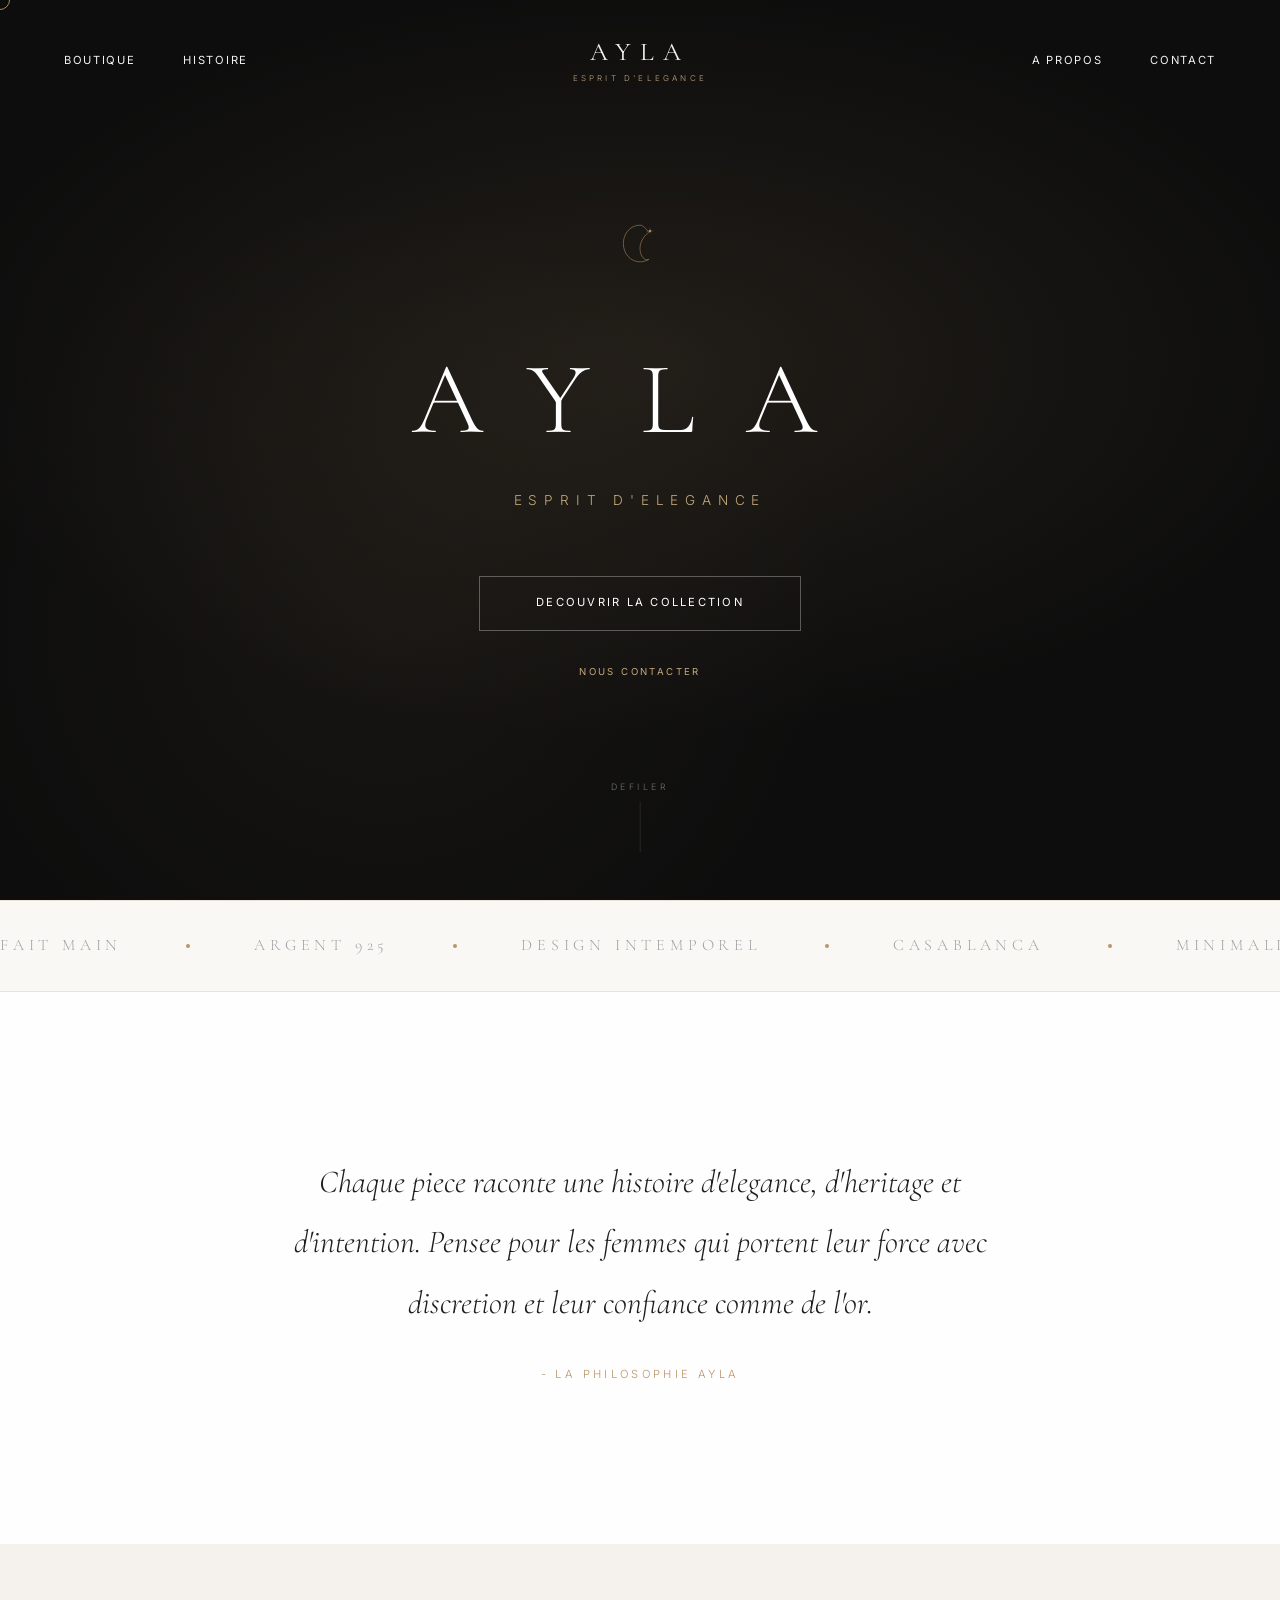
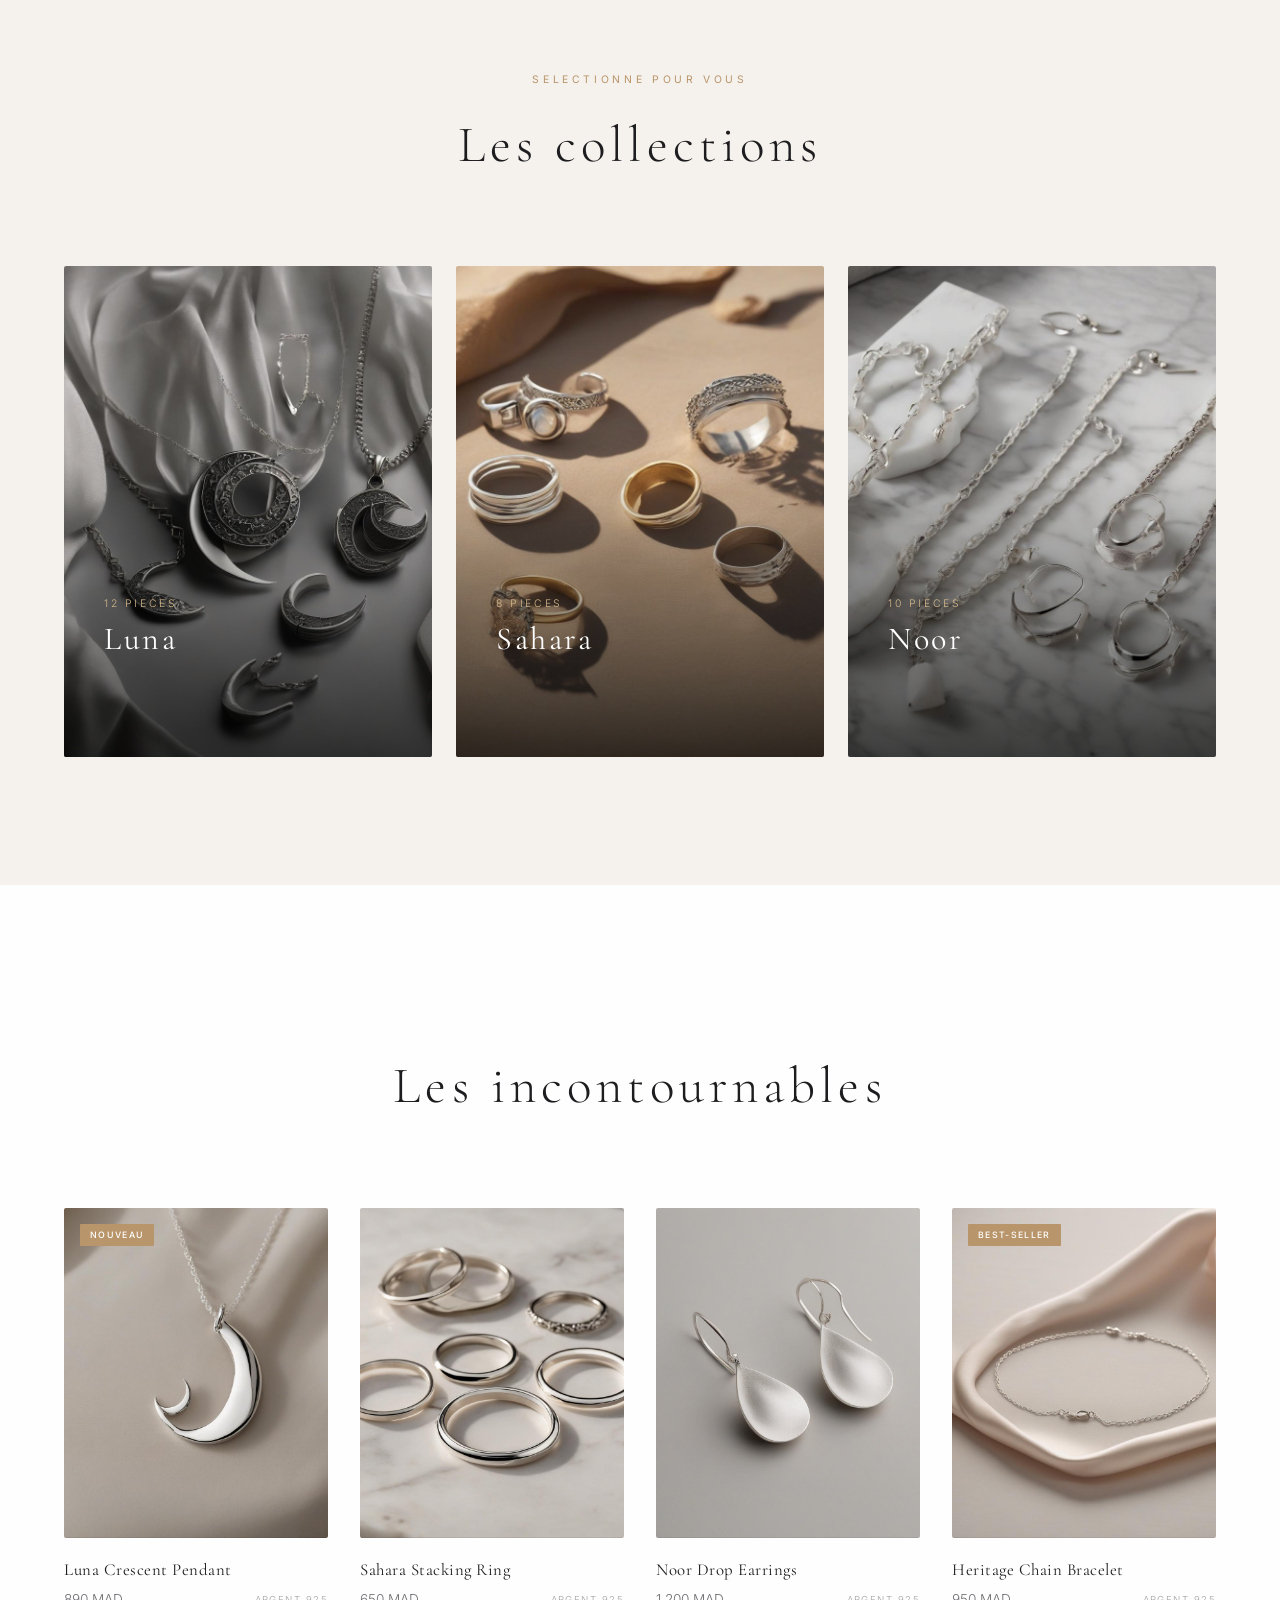
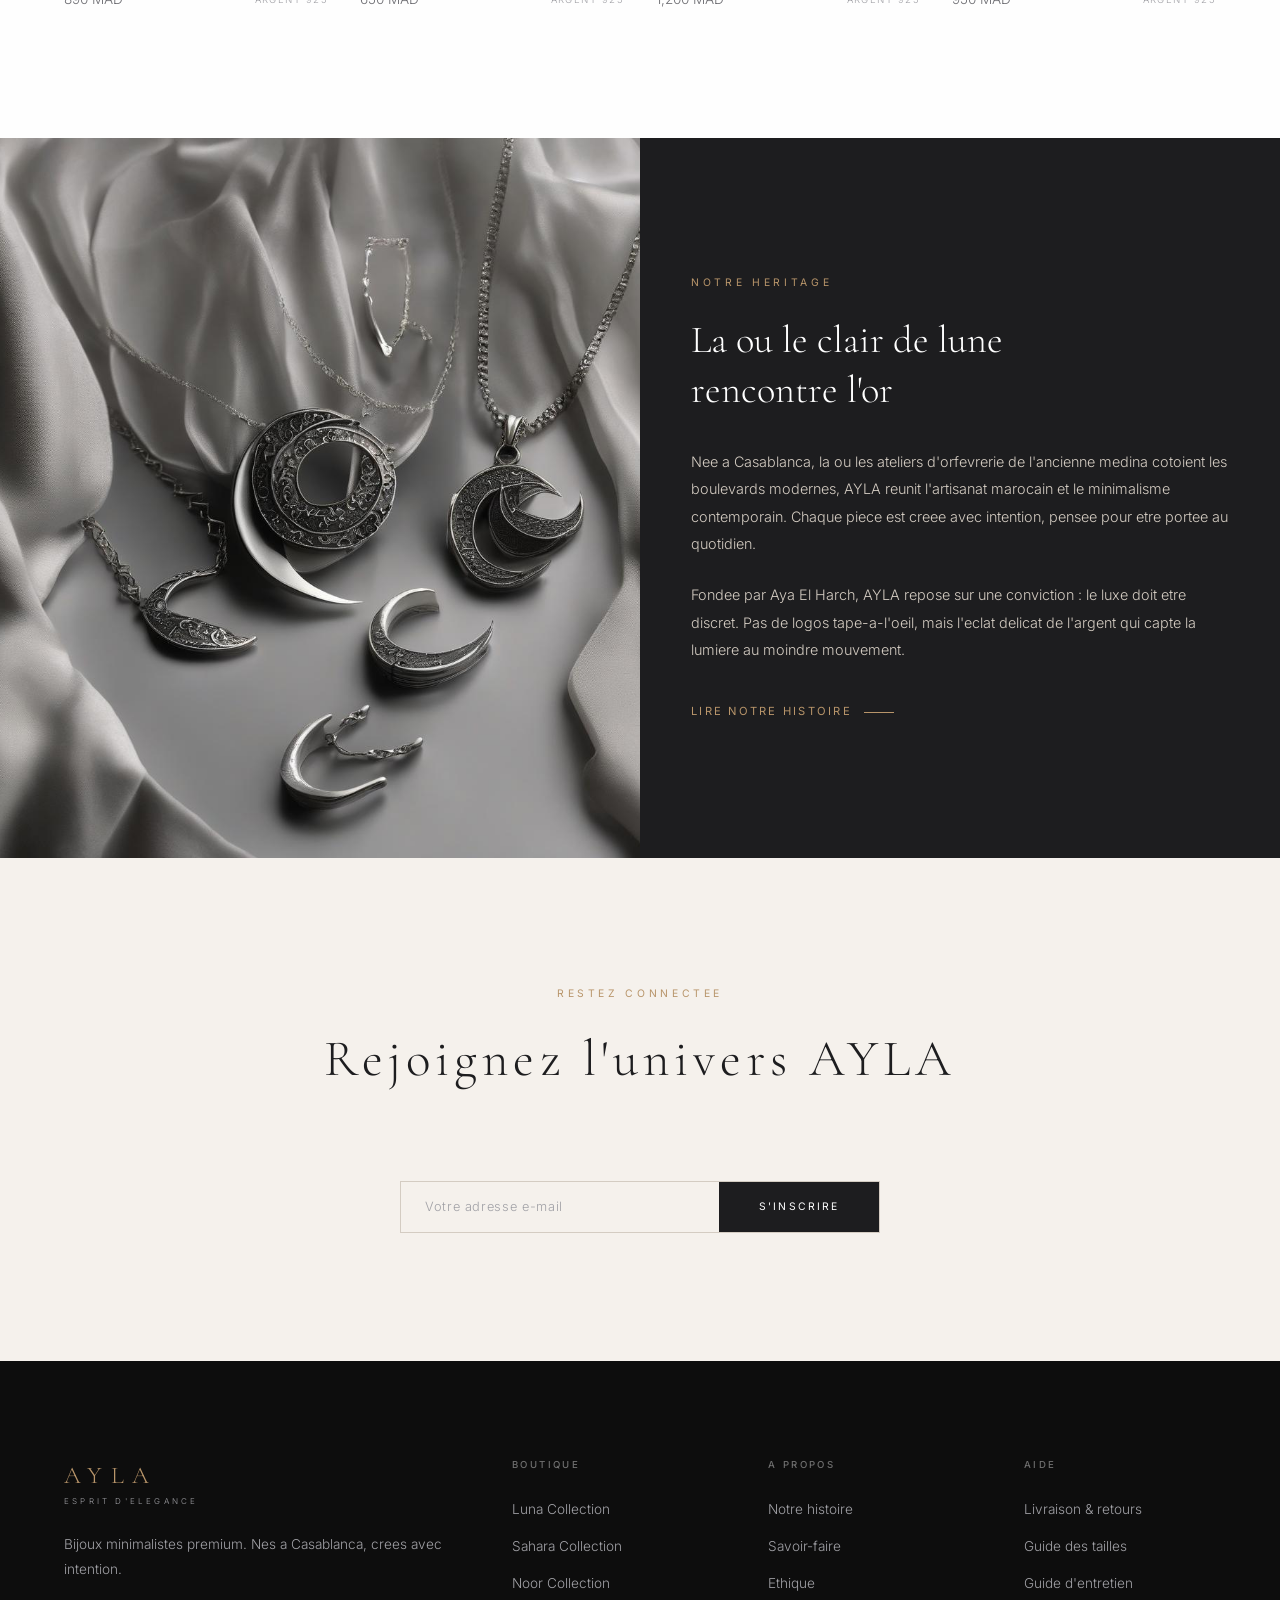
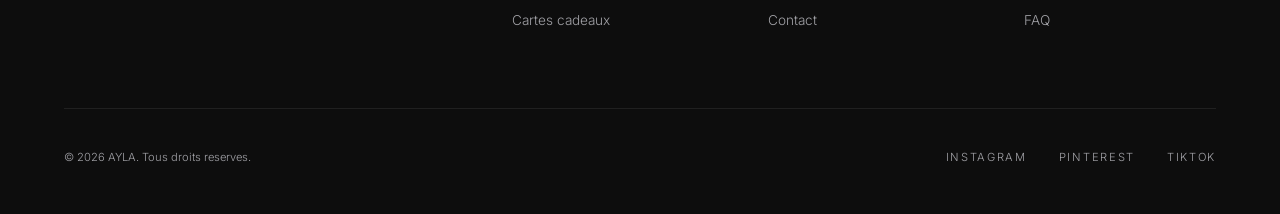
<file: index.html>
<!DOCTYPE html>
<html lang="fr">
<head>
  <meta charset="UTF-8">
  <meta name="viewport" content="width=device-width, initial-scale=1.0">
  <title>AYLA - Esprit d'Elegance | Bijoux</title>
  <meta name="description" content="AYLA - Esprit d'Elegance. Bijoux minimalistes premium crees avec intention. Des pieces intemporelles pour la femme moderne.">
  <link rel="icon" type="image/svg+xml" href="/favicon.svg">
  <link rel="canonical" href="https://aylamaison.com/">
  <meta property="og:title" content="AYLA - Esprit d'Elegance | Bijoux">
  <meta property="og:description" content="Bijoux minimalistes premium nes a Casablanca, crees avec intention. Trois collections d'exception pour la femme moderne.">
  <meta property="og:url" content="https://aylamaison.com/">
  <meta property="og:type" content="website">
  <meta property="og:image" content="https://aylamaison.com/assets/images/thumbnail.jpg">
  <meta name="twitter:card" content="summary_large_image">
  <link rel="stylesheet" href="assets/css/style.css">
  <style>
    .hero-wa {
      display: block;
      margin-top: 1.6rem;
      font-family: var(--font-body);
      font-size: 0.6rem;
      font-weight: 400;
      letter-spacing: 0.25em;
      text-transform: uppercase;
      color: var(--gold-muted);
      opacity: 0;
      animation: fadeInUp 1s var(--ease) 1.4s forwards;
      transition: color 0.3s;
    }
    .hero-wa:hover { color: var(--gold-light); }
  </style>

  <script type="application/ld+json">
  {
    "@context": "https://schema.org",
    "@graph": [
      {
        "@type": "Organization",
        "@id": "https://aylamaison.com/#org",
        "name": "AYLA",
        "alternateName": "AYLA Maison",
        "url": "https://aylamaison.com/",
        "logo": "https://aylamaison.com/favicon.svg",
        "description": "Bijoux minimalistes premium nes a Casablanca, crees avec intention. Trois collections d'exception pour la femme moderne.",
        "slogan": "Esprit d'Elegance",
        "address": {
          "@type": "PostalAddress",
          "addressLocality": "Casablanca",
          "addressCountry": "MA"
        }
      },
      {
        "@type": "JewelryStore",
        "@id": "https://aylamaison.com/#store",
        "name": "AYLA - Esprit d'Elegance",
        "url": "https://aylamaison.com/",
        "image": "https://aylamaison.com/assets/images/thumbnail.jpg",
        "description": "Maison de bijoux minimalistes de Casablanca, avec trois collections signature : Luna, Sahara et Noor. Pieces en argent 925, prix en MAD.",
        "parentOrganization": { "@id": "https://aylamaison.com/#org" },
        "currenciesAccepted": "MAD",
        "address": {
          "@type": "PostalAddress",
          "addressLocality": "Casablanca",
          "addressCountry": "MA"
        },
        "hasOfferCatalog": {
          "@type": "OfferCatalog",
          "name": "AYLA Collections",
          "itemListElement": [
            { "@type": "OfferCatalog", "name": "Luna Collection", "description": "Inspiree par les nuits casablancaises au clair de lune" },
            { "@type": "OfferCatalog", "name": "Sahara Collection", "description": "Nee de la chaleur de l'or du desert" },
            { "@type": "OfferCatalog", "name": "Noor Collection", "description": "Une lumiere qui pare sans jamais en faire trop" }
          ]
        }
      },
      {
        "@type": "WebSite",
        "@id": "https://aylamaison.com/#website",
        "url": "https://aylamaison.com/",
        "name": "AYLA - Esprit d'Elegance",
        "publisher": { "@id": "https://aylamaison.com/#org" },
        "inLanguage": "fr"
      },
      {
        "@type": "Product",
        "@id": "https://aylamaison.com/shop.html#luna-crescent-pendant",
        "name": "Luna Crescent Pendant",
        "image": "https://aylamaison.com/assets/images/luna_pendant.jpg",
        "url": "https://aylamaison.com/shop.html",
        "brand": { "@id": "https://aylamaison.com/#org" },
        "category": "Necklaces",
        "offers": {
          "@type": "Offer",
          "price": "890",
          "priceCurrency": "MAD",
          "availability": "https://schema.org/InStock",
          "seller": { "@id": "https://aylamaison.com/#store" }
        }
      },
      {
        "@type": "Product",
        "@id": "https://aylamaison.com/shop.html#sahara-signet-ring",
        "name": "Sahara Signet Ring",
        "image": "https://aylamaison.com/assets/images/sahara_signet.jpg",
        "url": "https://aylamaison.com/shop.html",
        "brand": { "@id": "https://aylamaison.com/#org" },
        "category": "Rings",
        "offers": {
          "@type": "Offer",
          "price": "780",
          "priceCurrency": "MAD",
          "availability": "https://schema.org/InStock",
          "seller": { "@id": "https://aylamaison.com/#store" }
        }
      },
      {
        "@type": "Product",
        "@id": "https://aylamaison.com/shop.html#noor-pearl-choker",
        "name": "Noor Pearl Choker",
        "image": "https://aylamaison.com/assets/images/noor_choker.jpg",
        "url": "https://aylamaison.com/shop.html",
        "brand": { "@id": "https://aylamaison.com/#org" },
        "category": "Necklaces",
        "offers": {
          "@type": "Offer",
          "price": "1450",
          "priceCurrency": "MAD",
          "availability": "https://schema.org/InStock",
          "seller": { "@id": "https://aylamaison.com/#store" }
        }
      }
    ]
  }
  </script>
</head>
<body>

  <!-- Custom cursor -->
  <div class="custom-cursor" id="cursor"></div>

  <!-- ═══ Navigation ═══ -->
  <nav class="nav" id="nav">
    <ul class="nav-links">
      <li><a href="shop.html">Boutique</a></li>
      <li><a href="#story">Histoire</a></li>
    </ul>
    <div class="nav-logo">
      <a href="/">
        <div class="nav-logo-text">AYLA</div>
        <div class="nav-logo-sub">Esprit d'Elegance</div>
      </a>
    </div>
    <ul class="nav-links">
      <li><a href="about.html">A propos</a></li>
      <li><a href="contact.html">Contact</a></li>
    </ul>
    <div class="nav-toggle" onclick="document.querySelector('.nav-links').classList.toggle('open')">
      <span></span><span></span><span></span>
    </div>
  </nav>

  <!-- ═══ Hero ═══ -->
  <section class="hero" id="hero">
    <div class="hero-video-bg"></div>
    <div class="hero-particles" id="particles"></div>

    <div class="hero-content">
      <!-- SVG Logo: Crescent moon with star -->
      <svg class="hero-moon-icon" viewBox="0 0 60 60" fill="none">
        <path d="M30 5C18.5 5 10 15 10 27c0 12 8.5 22 20 22 4 0 7.5-1 10.5-3C36 49 30 42 30 33c0-9 6-16 10.5-19.5C37.5 10 34 5 30 5z" fill="none" stroke="#B8956A" stroke-width="0.8" opacity="0.8"/>
        <circle cx="42" cy="12" r="1.5" fill="#B8956A" opacity="0.9"/>
        <path d="M42 8v8M38 12h8" stroke="#B8956A" stroke-width="0.5" opacity="0.5"/>
      </svg>

      <h1 class="hero-title">AYLA</h1>
      <p class="hero-tagline">Esprit d'Elegance</p>
      <a href="#collections" class="hero-cta magnetic-btn">Decouvrir la collection</a>
      <a href="contact.html" class="hero-wa">Nous contacter</a>
    </div>

    <div class="hero-scroll-indicator">
      <span>Defiler</span>
      <div class="scroll-line"></div>
    </div>
  </section>

  <!-- ═══ Marquee ═══ -->
  <div class="marquee-section">
    <div class="marquee-track">
      <span class="marquee-item">Fait main <span class="marquee-dot"></span></span>
      <span class="marquee-item">Argent 925 <span class="marquee-dot"></span></span>
      <span class="marquee-item">Design intemporel <span class="marquee-dot"></span></span>
      <span class="marquee-item">Casablanca <span class="marquee-dot"></span></span>
      <span class="marquee-item">Minimaliste <span class="marquee-dot"></span></span>
      <span class="marquee-item">Heritage <span class="marquee-dot"></span></span>
      <span class="marquee-item">Luxe du quotidien <span class="marquee-dot"></span></span>
      <span class="marquee-item">Ethique <span class="marquee-dot"></span></span>
      <!-- duplicate for seamless loop -->
      <span class="marquee-item">Fait main <span class="marquee-dot"></span></span>
      <span class="marquee-item">Argent 925 <span class="marquee-dot"></span></span>
      <span class="marquee-item">Design intemporel <span class="marquee-dot"></span></span>
      <span class="marquee-item">Casablanca <span class="marquee-dot"></span></span>
      <span class="marquee-item">Minimaliste <span class="marquee-dot"></span></span>
      <span class="marquee-item">Heritage <span class="marquee-dot"></span></span>
      <span class="marquee-item">Luxe du quotidien <span class="marquee-dot"></span></span>
      <span class="marquee-item">Ethique <span class="marquee-dot"></span></span>
    </div>
  </div>

  <!-- ═══ Philosophy ═══ -->
  <section class="philosophy">
    <p class="philosophy-quote reveal">
      Chaque piece raconte une histoire d'elegance, d'heritage et d'intention.
      Pensee pour les femmes qui portent leur force avec discretion
      et leur confiance comme de l'or.
    </p>
    <p class="philosophy-attribution reveal reveal-delay-1">- La philosophie AYLA</p>
  </section>

  <!-- ═══ Collections ═══ -->
  <section class="collections" id="collections">
    <div class="section-header">
      <p class="section-label reveal">Selectionne pour vous</p>
      <h2 class="section-title reveal reveal-delay-1">Les collections</h2>
    </div>
    <div class="collections-grid">
      <div class="collection-card reveal">
        <div class="collection-card-bg" style="background: url('assets/images/collection_luna.jpg') center/cover;"></div>
        <div class="collection-card-overlay">
          <span class="collection-count">12 pieces</span>
          <h3 class="collection-name">Luna</h3>
          <div class="collection-explore">
            Explorer <span class="collection-explore-arrow"></span>
          </div>
        </div>
      </div>
      <div class="collection-card reveal reveal-delay-1">
        <div class="collection-card-bg" style="background: url('assets/images/collection_sahara.jpg') center/cover;"></div>
        <div class="collection-card-overlay">
          <span class="collection-count">8 pieces</span>
          <h3 class="collection-name">Sahara</h3>
          <div class="collection-explore">
            Explorer <span class="collection-explore-arrow"></span>
          </div>
        </div>
      </div>
      <div class="collection-card reveal reveal-delay-2">
        <div class="collection-card-bg" style="background: url('assets/images/collection_noor.jpg') center/cover;"></div>
        <div class="collection-card-overlay">
          <span class="collection-count">10 pieces</span>
          <h3 class="collection-name">Noor</h3>
          <div class="collection-explore">
            Explorer <span class="collection-explore-arrow"></span>
          </div>
        </div>
      </div>
    </div>
  </section>

  <!-- ═══ Featured Products ═══ -->
  <section class="products" id="bestsellers">
    <div class="section-header">
      <p class="section-label reveal">Les plus aimes</p>
      <h2 class="section-title reveal reveal-delay-1">Les incontournables</h2>
    </div>
    <div class="products-grid">
      <div class="product-card reveal">
        <div class="product-image-wrap">
          <div class="product-image-inner">
            <img src="assets/images/luna_pendant.jpg" alt="Luna Crescent Pendant" style="width:100%;height:100%;object-fit:cover;">
          </div>
          <span class="product-badge">Nouveau</span>
          <div class="product-quick">Apercu</div>
        </div>
        <h3 class="product-name">Luna Crescent Pendant</h3>
        <div class="product-meta">
          <span class="product-price">890 MAD</span>
          <span class="product-material">Argent 925</span>
        </div>
      </div>
      <div class="product-card reveal reveal-delay-1">
        <div class="product-image-wrap">
          <div class="product-image-inner">
            <img src="assets/images/sahara_ring.jpg" alt="Sahara Stacking Ring" style="width:100%;height:100%;object-fit:cover;">
          </div>
          <div class="product-quick">Apercu</div>
        </div>
        <h3 class="product-name">Sahara Stacking Ring</h3>
        <div class="product-meta">
          <span class="product-price">650 MAD</span>
          <span class="product-material">Argent 925</span>
        </div>
      </div>
      <div class="product-card reveal reveal-delay-2">
        <div class="product-image-wrap">
          <div class="product-image-inner">
            <img src="assets/images/noor_earrings.jpg" alt="Noor Drop Earrings" style="width:100%;height:100%;object-fit:cover;">
          </div>
          <div class="product-quick">Apercu</div>
        </div>
        <h3 class="product-name">Noor Drop Earrings</h3>
        <div class="product-meta">
          <span class="product-price">1,200 MAD</span>
          <span class="product-material">Argent 925</span>
        </div>
      </div>
      <div class="product-card reveal reveal-delay-3">
        <div class="product-image-wrap">
          <div class="product-image-inner">
            <img src="assets/images/heritage_bracelet.jpg" alt="Heritage Chain Bracelet" style="width:100%;height:100%;object-fit:cover;">
          </div>
          <span class="product-badge">Best-seller</span>
          <div class="product-quick">Apercu</div>
        </div>
        <h3 class="product-name">Heritage Chain Bracelet</h3>
        <div class="product-meta">
          <span class="product-price">950 MAD</span>
          <span class="product-material">Argent 925</span>
        </div>
      </div>
    </div>
  </section>

  <!-- ═══ Brand Story Split ═══ -->
  <section class="story-split" id="story">
    <div class="story-image">
      <div class="story-image-bg" style="background: url('assets/images/collection_luna.jpg') center/cover;"></div>
    </div>
    <div class="story-content">
      <p class="section-label reveal">Notre heritage</p>
      <h2 class="story-headline reveal reveal-delay-1">La ou le clair de lune<br>rencontre l'or</h2>
      <p class="story-text reveal reveal-delay-2">
        Nee a Casablanca, la ou les ateliers d'orfevrerie de l'ancienne medina cotoient
        les boulevards modernes, AYLA reunit l'artisanat marocain et le minimalisme
        contemporain. Chaque piece est creee avec intention, pensee pour etre portee au quotidien.
      </p>
      <p class="story-text reveal reveal-delay-2">
        Fondee par Aya El Harch, AYLA repose sur une conviction : le luxe doit etre discret.
        Pas de logos tape-a-l'oeil, mais l'eclat delicat de l'argent qui capte la lumiere au moindre mouvement.
      </p>
      <a href="about.html" class="story-cta reveal reveal-delay-3">
        Lire notre histoire <span class="story-cta-line"></span>
      </a>
    </div>
  </section>

  <!-- ═══ Newsletter ═══ -->
  <section class="newsletter">
    <div class="section-header">
      <p class="section-label reveal">Restez connectee</p>
      <h2 class="section-title reveal reveal-delay-1">Rejoignez l'univers AYLA</h2>
    </div>
    <form class="newsletter-form reveal reveal-delay-2" onsubmit="event.preventDefault(); this.querySelector('button').textContent='Merci'; this.querySelector('input').value='';">
      <input type="email" class="newsletter-input" placeholder="Votre adresse e-mail" required>
      <button type="submit" class="newsletter-btn">S'inscrire</button>
    </form>
  </section>

  <!-- ═══ Footer ═══ -->
  <footer class="footer">
    <div class="footer-top">
      <div>
        <div class="footer-brand-name">AYLA</div>
        <div class="footer-brand-sub">Esprit d'Elegance</div>
        <p class="footer-brand-text">Bijoux minimalistes premium. Nes a Casablanca, crees avec intention.</p>
      </div>
      <div class="footer-col">
        <h4>Boutique</h4>
        <ul>
          <li><a href="#">Luna Collection</a></li>
          <li><a href="#">Sahara Collection</a></li>
          <li><a href="#">Noor Collection</a></li>
          <li><a href="#">Cartes cadeaux</a></li>
        </ul>
      </div>
      <div class="footer-col">
        <h4>A propos</h4>
        <ul>
          <li><a href="about.html">Notre histoire</a></li>
          <li><a href="#">Savoir-faire</a></li>
          <li><a href="#">Ethique</a></li>
          <li><a href="contact.html">Contact</a></li>
        </ul>
      </div>
      <div class="footer-col">
        <h4>Aide</h4>
        <ul>
          <li><a href="#">Livraison & retours</a></li>
          <li><a href="#">Guide des tailles</a></li>
          <li><a href="#">Guide d'entretien</a></li>
          <li><a href="#">FAQ</a></li>
        </ul>
      </div>
    </div>
    <div class="footer-bottom">
      <p>&copy; 2026 AYLA. Tous droits reserves.</p>
      <div class="footer-social">
        <a href="#">Instagram</a>
        <a href="#">Pinterest</a>
        <a href="#">TikTok</a>
      </div>
    </div>
  </footer>

  <script>
    // ── Custom cursor ──
    const cursor = document.getElementById('cursor');
    let cursorX = 0, cursorY = 0, currentX = 0, currentY = 0;

    document.addEventListener('mousemove', e => {
      cursorX = e.clientX;
      cursorY = e.clientY;
    });

    function animateCursor() {
      currentX += (cursorX - currentX) * 0.12;
      currentY += (cursorY - currentY) * 0.12;
      cursor.style.left = currentX + 'px';
      cursor.style.top = currentY + 'px';
      requestAnimationFrame(animateCursor);
    }
    animateCursor();

    document.querySelectorAll('a, button, .collection-card, .product-card').forEach(el => {
      el.addEventListener('mouseenter', () => cursor.classList.add('hovering'));
      el.addEventListener('mouseleave', () => cursor.classList.remove('hovering'));
    });

    // ── Sticky nav ──
    const nav = document.getElementById('nav');
    window.addEventListener('scroll', () => {
      nav.classList.toggle('solid', window.scrollY > 100);
    });

    // ── Floating particles ──
    const particlesContainer = document.getElementById('particles');
    for (let i = 0; i < 25; i++) {
      const p = document.createElement('div');
      p.classList.add('particle');
      p.style.left = Math.random() * 100 + '%';
      p.style.width = p.style.height = (Math.random() * 2 + 1) + 'px';
      p.style.animationDuration = (Math.random() * 8 + 6) + 's';
      p.style.animationDelay = (Math.random() * 5) + 's';
      particlesContainer.appendChild(p);
    }

    // ── Scroll reveal ──
    const revealObserver = new IntersectionObserver((entries) => {
      entries.forEach(entry => {
        if (entry.isIntersecting) {
          entry.target.classList.add('visible');
        }
      });
    }, { threshold: 0.15, rootMargin: '0px 0px -60px 0px' });

    document.querySelectorAll('.reveal, .reveal-scale').forEach(el => revealObserver.observe(el));

    // ── Smooth anchor scrolling ──
    document.querySelectorAll('a[href^="#"]').forEach(a => {
      a.addEventListener('click', e => {
        e.preventDefault();
        const target = document.querySelector(a.getAttribute('href'));
        if (target) {
          target.scrollIntoView({ behavior: 'smooth', block: 'start' });
        }
      });
    });

    // ── Parallax on hero content ──
    const heroContent = document.querySelector('.hero-content');
    window.addEventListener('scroll', () => {
      const scrolled = window.scrollY;
      if (scrolled < window.innerHeight) {
        heroContent.style.transform = `translateY(${scrolled * 0.3}px)`;
        heroContent.style.opacity = 1 - (scrolled / window.innerHeight) * 1.2;
      }
    });
  </script>
</body>
</html>
</file>
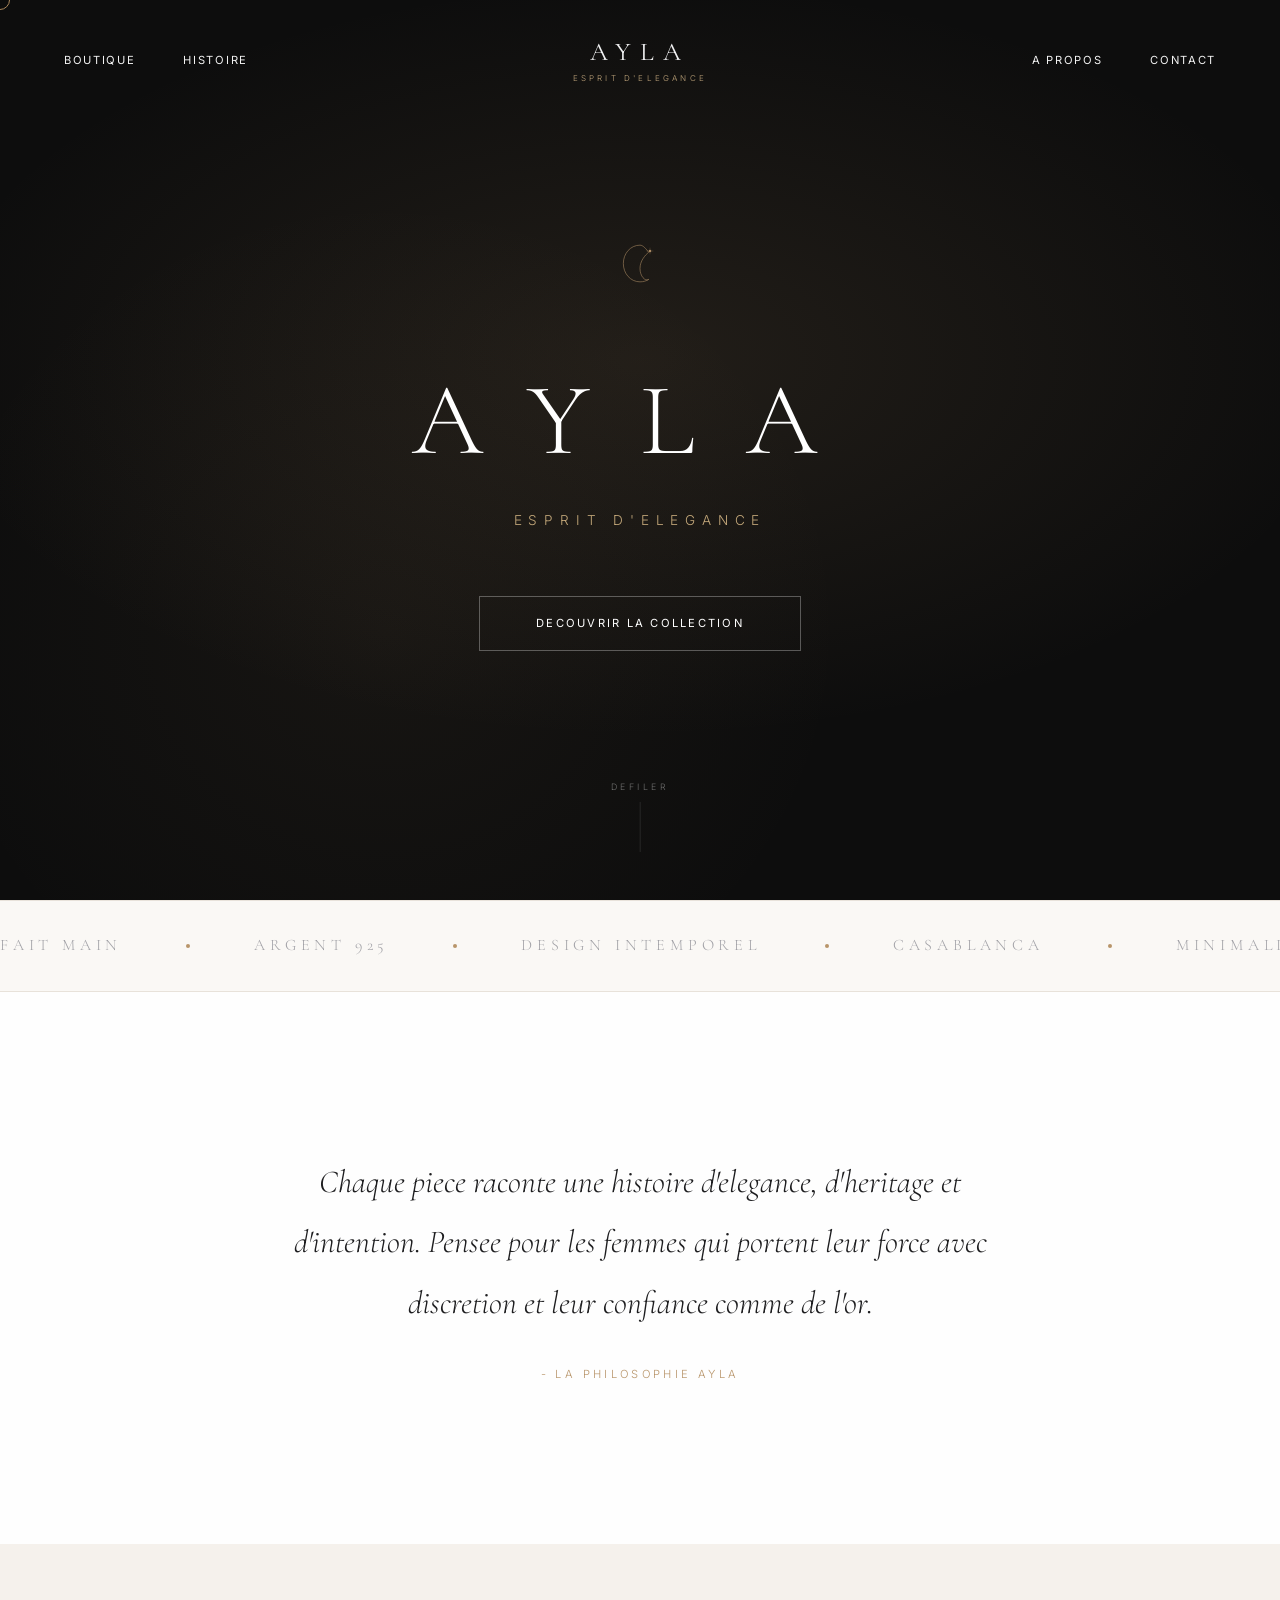
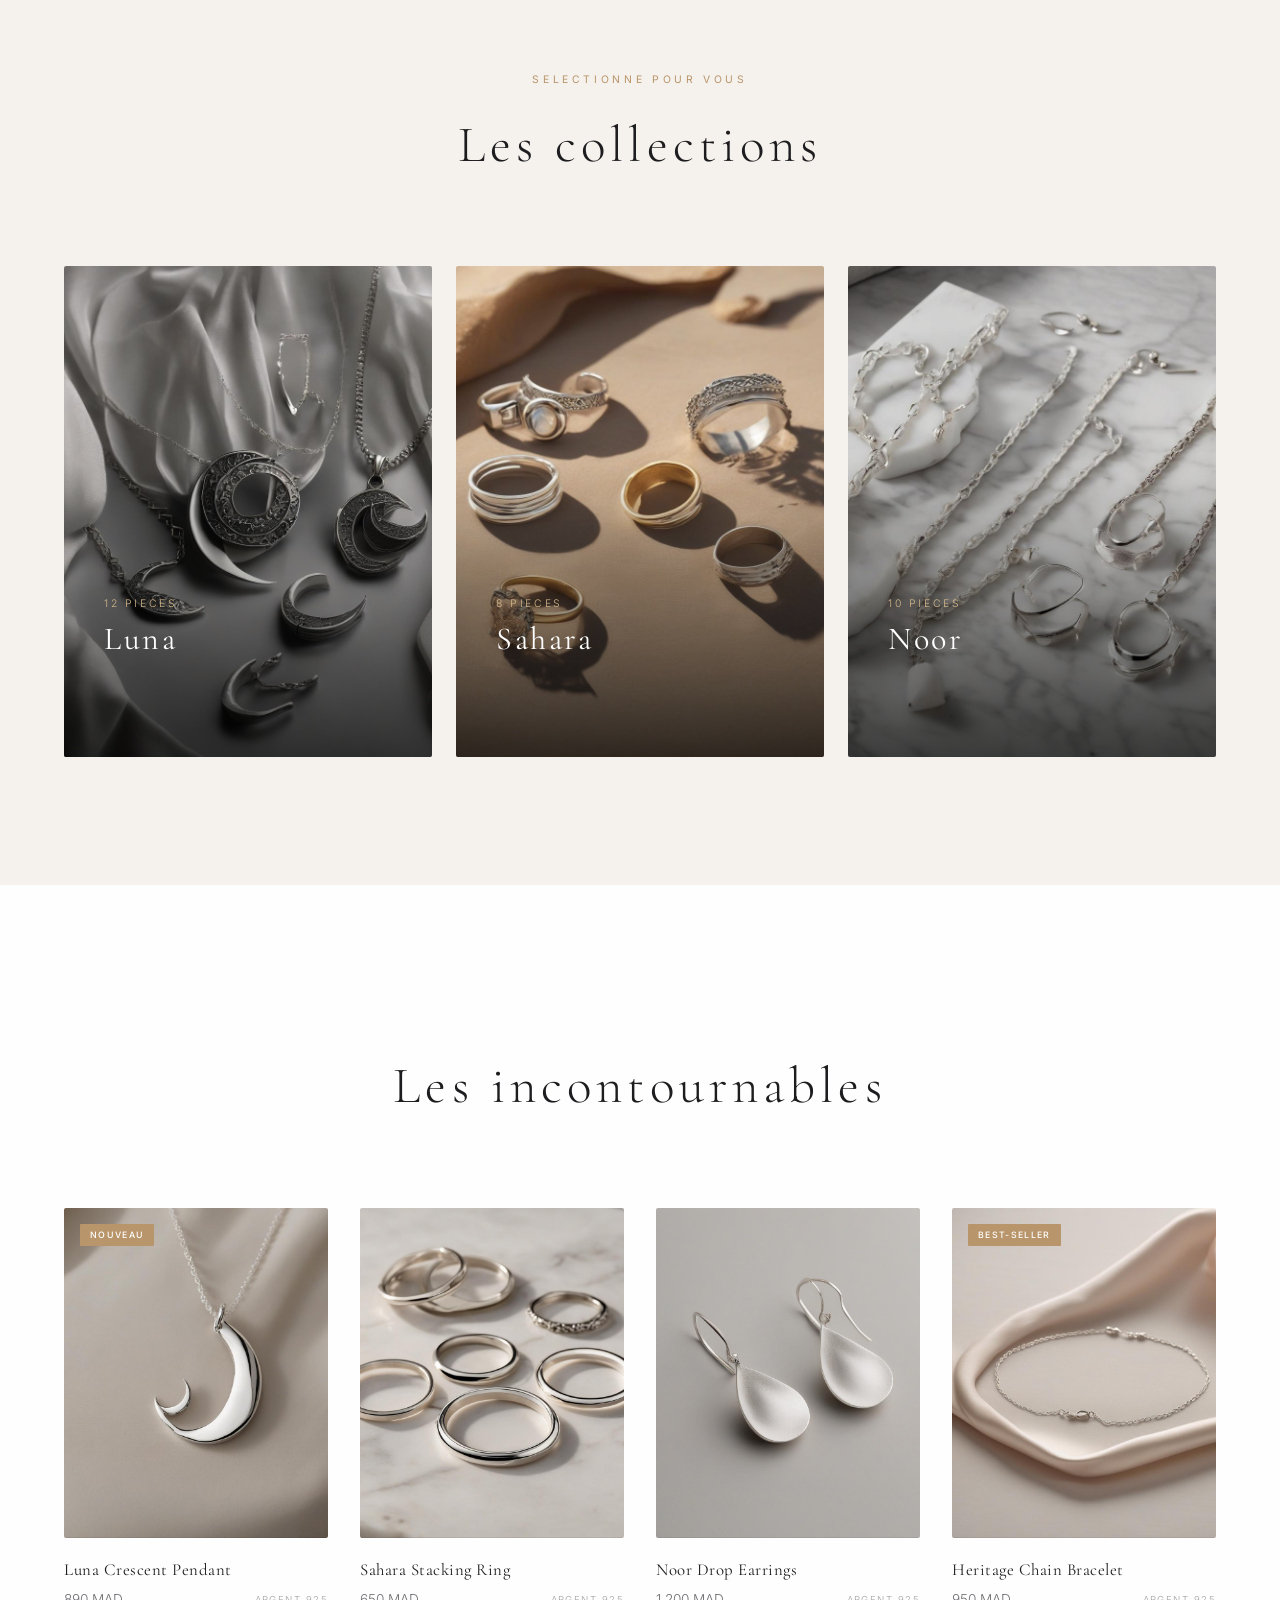
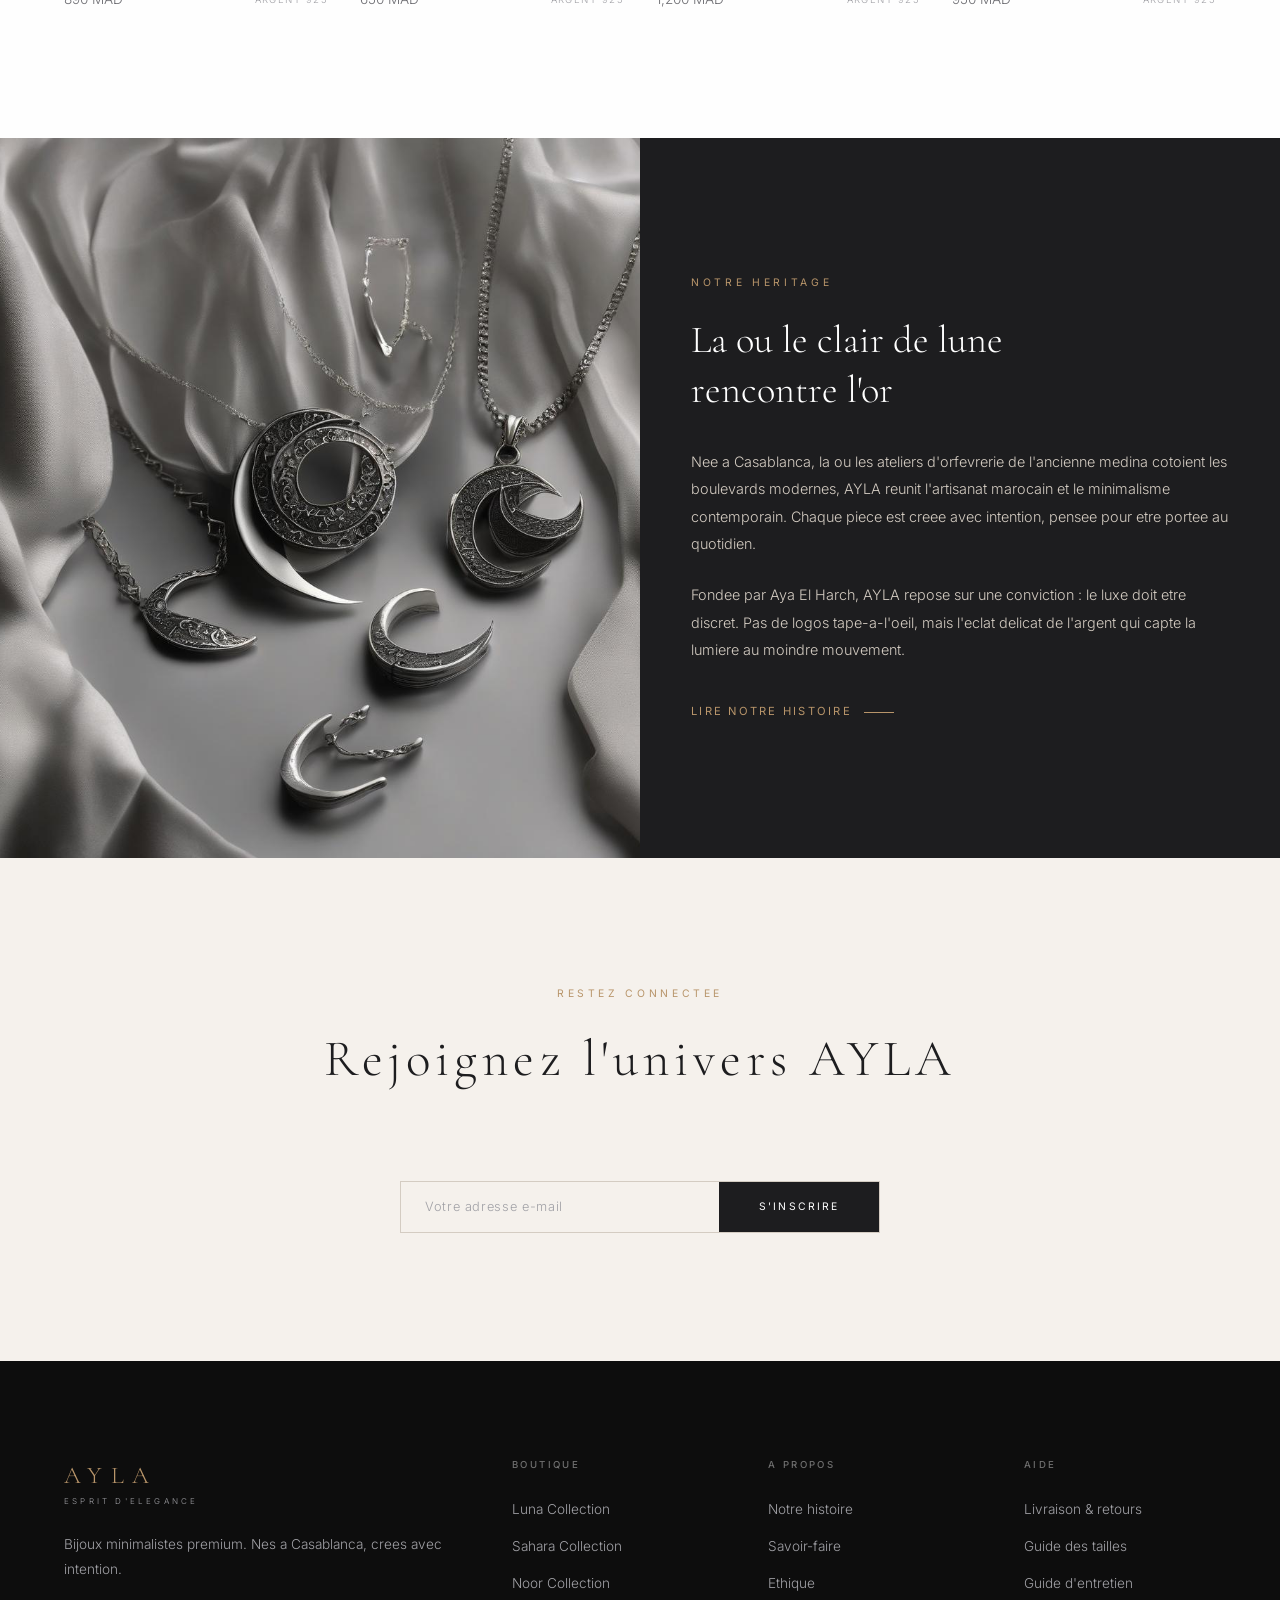
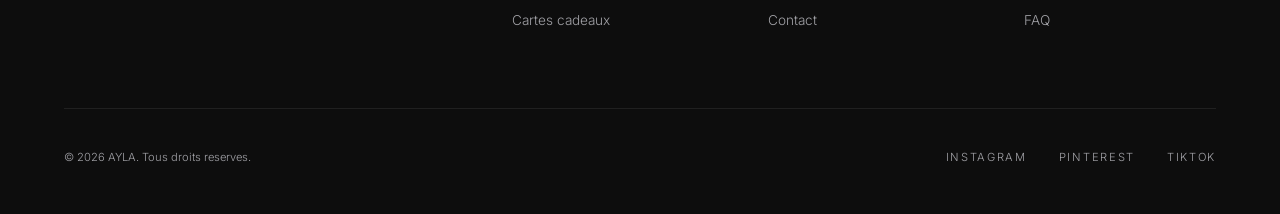
<file: ayla/index.html>
<!DOCTYPE html>
<html lang="fr">
<head>
  <meta charset="UTF-8">
  <meta name="viewport" content="width=device-width, initial-scale=1.0">
  <title>AYLA - Esprit d'Elegance | Bijoux</title>
  <meta name="description" content="AYLA - Esprit d'Elegance. Bijoux minimalistes premium crees avec intention. Des pieces intemporelles pour la femme moderne.">
  <link rel="stylesheet" href="assets/css/style.css">
</head>
<body>

  <!-- Custom cursor -->
  <div class="custom-cursor" id="cursor"></div>

  <!-- ═══ Navigation ═══ -->
  <nav class="nav" id="nav">
    <ul class="nav-links">
      <li><a href="shop.html">Boutique</a></li>
      <li><a href="#story">Histoire</a></li>
    </ul>
    <div class="nav-logo">
      <a href="/">
        <div class="nav-logo-text">AYLA</div>
        <div class="nav-logo-sub">Esprit d'Elegance</div>
      </a>
    </div>
    <ul class="nav-links">
      <li><a href="about.html">A propos</a></li>
      <li><a href="contact.html">Contact</a></li>
    </ul>
    <div class="nav-toggle" onclick="document.querySelector('.nav-links').classList.toggle('open')">
      <span></span><span></span><span></span>
    </div>
  </nav>

  <!-- ═══ Hero ═══ -->
  <section class="hero" id="hero">
    <div class="hero-video-bg"></div>
    <div class="hero-particles" id="particles"></div>

    <div class="hero-content">
      <!-- SVG Logo: Crescent moon with star -->
      <svg class="hero-moon-icon" viewBox="0 0 60 60" fill="none">
        <path d="M30 5C18.5 5 10 15 10 27c0 12 8.5 22 20 22 4 0 7.5-1 10.5-3C36 49 30 42 30 33c0-9 6-16 10.5-19.5C37.5 10 34 5 30 5z" fill="none" stroke="#B8956A" stroke-width="0.8" opacity="0.8"/>
        <circle cx="42" cy="12" r="1.5" fill="#B8956A" opacity="0.9"/>
        <path d="M42 8v8M38 12h8" stroke="#B8956A" stroke-width="0.5" opacity="0.5"/>
      </svg>

      <h1 class="hero-title">AYLA</h1>
      <p class="hero-tagline">Esprit d'Elegance</p>
      <a href="#collections" class="hero-cta magnetic-btn">Decouvrir la collection</a>
    </div>

    <div class="hero-scroll-indicator">
      <span>Defiler</span>
      <div class="scroll-line"></div>
    </div>
  </section>

  <!-- ═══ Marquee ═══ -->
  <div class="marquee-section">
    <div class="marquee-track">
      <span class="marquee-item">Fait main <span class="marquee-dot"></span></span>
      <span class="marquee-item">Argent 925 <span class="marquee-dot"></span></span>
      <span class="marquee-item">Design intemporel <span class="marquee-dot"></span></span>
      <span class="marquee-item">Casablanca <span class="marquee-dot"></span></span>
      <span class="marquee-item">Minimaliste <span class="marquee-dot"></span></span>
      <span class="marquee-item">Heritage <span class="marquee-dot"></span></span>
      <span class="marquee-item">Luxe du quotidien <span class="marquee-dot"></span></span>
      <span class="marquee-item">Ethique <span class="marquee-dot"></span></span>
      <!-- duplicate for seamless loop -->
      <span class="marquee-item">Fait main <span class="marquee-dot"></span></span>
      <span class="marquee-item">Argent 925 <span class="marquee-dot"></span></span>
      <span class="marquee-item">Design intemporel <span class="marquee-dot"></span></span>
      <span class="marquee-item">Casablanca <span class="marquee-dot"></span></span>
      <span class="marquee-item">Minimaliste <span class="marquee-dot"></span></span>
      <span class="marquee-item">Heritage <span class="marquee-dot"></span></span>
      <span class="marquee-item">Luxe du quotidien <span class="marquee-dot"></span></span>
      <span class="marquee-item">Ethique <span class="marquee-dot"></span></span>
    </div>
  </div>

  <!-- ═══ Philosophy ═══ -->
  <section class="philosophy">
    <p class="philosophy-quote reveal">
      Chaque piece raconte une histoire d'elegance, d'heritage et d'intention.
      Pensee pour les femmes qui portent leur force avec discretion
      et leur confiance comme de l'or.
    </p>
    <p class="philosophy-attribution reveal reveal-delay-1">- La philosophie AYLA</p>
  </section>

  <!-- ═══ Collections ═══ -->
  <section class="collections" id="collections">
    <div class="section-header">
      <p class="section-label reveal">Selectionne pour vous</p>
      <h2 class="section-title reveal reveal-delay-1">Les collections</h2>
    </div>
    <div class="collections-grid">
      <div class="collection-card reveal">
        <div class="collection-card-bg" style="background: url('assets/images/collection_luna.jpg') center/cover;"></div>
        <div class="collection-card-overlay">
          <span class="collection-count">12 pieces</span>
          <h3 class="collection-name">Luna</h3>
          <div class="collection-explore">
            Explorer <span class="collection-explore-arrow"></span>
          </div>
        </div>
      </div>
      <div class="collection-card reveal reveal-delay-1">
        <div class="collection-card-bg" style="background: url('assets/images/collection_sahara.jpg') center/cover;"></div>
        <div class="collection-card-overlay">
          <span class="collection-count">8 pieces</span>
          <h3 class="collection-name">Sahara</h3>
          <div class="collection-explore">
            Explorer <span class="collection-explore-arrow"></span>
          </div>
        </div>
      </div>
      <div class="collection-card reveal reveal-delay-2">
        <div class="collection-card-bg" style="background: url('assets/images/collection_noor.jpg') center/cover;"></div>
        <div class="collection-card-overlay">
          <span class="collection-count">10 pieces</span>
          <h3 class="collection-name">Noor</h3>
          <div class="collection-explore">
            Explorer <span class="collection-explore-arrow"></span>
          </div>
        </div>
      </div>
    </div>
  </section>

  <!-- ═══ Featured Products ═══ -->
  <section class="products" id="bestsellers">
    <div class="section-header">
      <p class="section-label reveal">Les plus aimes</p>
      <h2 class="section-title reveal reveal-delay-1">Les incontournables</h2>
    </div>
    <div class="products-grid">
      <div class="product-card reveal">
        <div class="product-image-wrap">
          <div class="product-image-inner">
            <img src="assets/images/luna_pendant.jpg" alt="Luna Crescent Pendant" style="width:100%;height:100%;object-fit:cover;">
          </div>
          <span class="product-badge">Nouveau</span>
          <div class="product-quick">Apercu</div>
        </div>
        <h3 class="product-name">Luna Crescent Pendant</h3>
        <div class="product-meta">
          <span class="product-price">890 MAD</span>
          <span class="product-material">Argent 925</span>
        </div>
      </div>
      <div class="product-card reveal reveal-delay-1">
        <div class="product-image-wrap">
          <div class="product-image-inner">
            <img src="assets/images/sahara_ring.jpg" alt="Sahara Stacking Ring" style="width:100%;height:100%;object-fit:cover;">
          </div>
          <div class="product-quick">Apercu</div>
        </div>
        <h3 class="product-name">Sahara Stacking Ring</h3>
        <div class="product-meta">
          <span class="product-price">650 MAD</span>
          <span class="product-material">Argent 925</span>
        </div>
      </div>
      <div class="product-card reveal reveal-delay-2">
        <div class="product-image-wrap">
          <div class="product-image-inner">
            <img src="assets/images/noor_earrings.jpg" alt="Noor Drop Earrings" style="width:100%;height:100%;object-fit:cover;">
          </div>
          <div class="product-quick">Apercu</div>
        </div>
        <h3 class="product-name">Noor Drop Earrings</h3>
        <div class="product-meta">
          <span class="product-price">1,200 MAD</span>
          <span class="product-material">Argent 925</span>
        </div>
      </div>
      <div class="product-card reveal reveal-delay-3">
        <div class="product-image-wrap">
          <div class="product-image-inner">
            <img src="assets/images/heritage_bracelet.jpg" alt="Heritage Chain Bracelet" style="width:100%;height:100%;object-fit:cover;">
          </div>
          <span class="product-badge">Best-seller</span>
          <div class="product-quick">Apercu</div>
        </div>
        <h3 class="product-name">Heritage Chain Bracelet</h3>
        <div class="product-meta">
          <span class="product-price">950 MAD</span>
          <span class="product-material">Argent 925</span>
        </div>
      </div>
    </div>
  </section>

  <!-- ═══ Brand Story Split ═══ -->
  <section class="story-split" id="story">
    <div class="story-image">
      <div class="story-image-bg" style="background: url('assets/images/collection_luna.jpg') center/cover;"></div>
    </div>
    <div class="story-content">
      <p class="section-label reveal">Notre heritage</p>
      <h2 class="story-headline reveal reveal-delay-1">La ou le clair de lune<br>rencontre l'or</h2>
      <p class="story-text reveal reveal-delay-2">
        Nee a Casablanca, la ou les ateliers d'orfevrerie de l'ancienne medina cotoient
        les boulevards modernes, AYLA reunit l'artisanat marocain et le minimalisme
        contemporain. Chaque piece est creee avec intention, pensee pour etre portee au quotidien.
      </p>
      <p class="story-text reveal reveal-delay-2">
        Fondee par Aya El Harch, AYLA repose sur une conviction : le luxe doit etre discret.
        Pas de logos tape-a-l'oeil, mais l'eclat delicat de l'argent qui capte la lumiere au moindre mouvement.
      </p>
      <a href="about.html" class="story-cta reveal reveal-delay-3">
        Lire notre histoire <span class="story-cta-line"></span>
      </a>
    </div>
  </section>

  <!-- ═══ Newsletter ═══ -->
  <section class="newsletter">
    <div class="section-header">
      <p class="section-label reveal">Restez connectee</p>
      <h2 class="section-title reveal reveal-delay-1">Rejoignez l'univers AYLA</h2>
    </div>
    <form class="newsletter-form reveal reveal-delay-2" onsubmit="event.preventDefault(); this.querySelector('button').textContent='Merci'; this.querySelector('input').value='';">
      <input type="email" class="newsletter-input" placeholder="Votre adresse e-mail" required>
      <button type="submit" class="newsletter-btn">S'inscrire</button>
    </form>
  </section>

  <!-- ═══ Footer ═══ -->
  <footer class="footer">
    <div class="footer-top">
      <div>
        <div class="footer-brand-name">AYLA</div>
        <div class="footer-brand-sub">Esprit d'Elegance</div>
        <p class="footer-brand-text">Bijoux minimalistes premium. Nes a Casablanca, crees avec intention.</p>
      </div>
      <div class="footer-col">
        <h4>Boutique</h4>
        <ul>
          <li><a href="#">Luna Collection</a></li>
          <li><a href="#">Sahara Collection</a></li>
          <li><a href="#">Noor Collection</a></li>
          <li><a href="#">Cartes cadeaux</a></li>
        </ul>
      </div>
      <div class="footer-col">
        <h4>A propos</h4>
        <ul>
          <li><a href="about.html">Notre histoire</a></li>
          <li><a href="#">Savoir-faire</a></li>
          <li><a href="#">Ethique</a></li>
          <li><a href="contact.html">Contact</a></li>
        </ul>
      </div>
      <div class="footer-col">
        <h4>Aide</h4>
        <ul>
          <li><a href="#">Livraison & retours</a></li>
          <li><a href="#">Guide des tailles</a></li>
          <li><a href="#">Guide d'entretien</a></li>
          <li><a href="#">FAQ</a></li>
        </ul>
      </div>
    </div>
    <div class="footer-bottom">
      <p>&copy; 2026 AYLA. Tous droits reserves.</p>
      <div class="footer-social">
        <a href="#">Instagram</a>
        <a href="#">Pinterest</a>
        <a href="#">TikTok</a>
      </div>
    </div>
  </footer>

  <script>
    // ── Custom cursor ──
    const cursor = document.getElementById('cursor');
    let cursorX = 0, cursorY = 0, currentX = 0, currentY = 0;

    document.addEventListener('mousemove', e => {
      cursorX = e.clientX;
      cursorY = e.clientY;
    });

    function animateCursor() {
      currentX += (cursorX - currentX) * 0.12;
      currentY += (cursorY - currentY) * 0.12;
      cursor.style.left = currentX + 'px';
      cursor.style.top = currentY + 'px';
      requestAnimationFrame(animateCursor);
    }
    animateCursor();

    document.querySelectorAll('a, button, .collection-card, .product-card').forEach(el => {
      el.addEventListener('mouseenter', () => cursor.classList.add('hovering'));
      el.addEventListener('mouseleave', () => cursor.classList.remove('hovering'));
    });

    // ── Sticky nav ──
    const nav = document.getElementById('nav');
    window.addEventListener('scroll', () => {
      nav.classList.toggle('solid', window.scrollY > 100);
    });

    // ── Floating particles ──
    const particlesContainer = document.getElementById('particles');
    for (let i = 0; i < 25; i++) {
      const p = document.createElement('div');
      p.classList.add('particle');
      p.style.left = Math.random() * 100 + '%';
      p.style.width = p.style.height = (Math.random() * 2 + 1) + 'px';
      p.style.animationDuration = (Math.random() * 8 + 6) + 's';
      p.style.animationDelay = (Math.random() * 5) + 's';
      particlesContainer.appendChild(p);
    }

    // ── Scroll reveal ──
    const revealObserver = new IntersectionObserver((entries) => {
      entries.forEach(entry => {
        if (entry.isIntersecting) {
          entry.target.classList.add('visible');
        }
      });
    }, { threshold: 0.15, rootMargin: '0px 0px -60px 0px' });

    document.querySelectorAll('.reveal, .reveal-scale').forEach(el => revealObserver.observe(el));

    // ── Smooth anchor scrolling ──
    document.querySelectorAll('a[href^="#"]').forEach(a => {
      a.addEventListener('click', e => {
        e.preventDefault();
        const target = document.querySelector(a.getAttribute('href'));
        if (target) {
          target.scrollIntoView({ behavior: 'smooth', block: 'start' });
        }
      });
    });

    // ── Parallax on hero content ──
    const heroContent = document.querySelector('.hero-content');
    window.addEventListener('scroll', () => {
      const scrolled = window.scrollY;
      if (scrolled < window.innerHeight) {
        heroContent.style.transform = `translateY(${scrolled * 0.3}px)`;
        heroContent.style.opacity = 1 - (scrolled / window.innerHeight) * 1.2;
      }
    });
  </script>
</body>
</html>
</file>
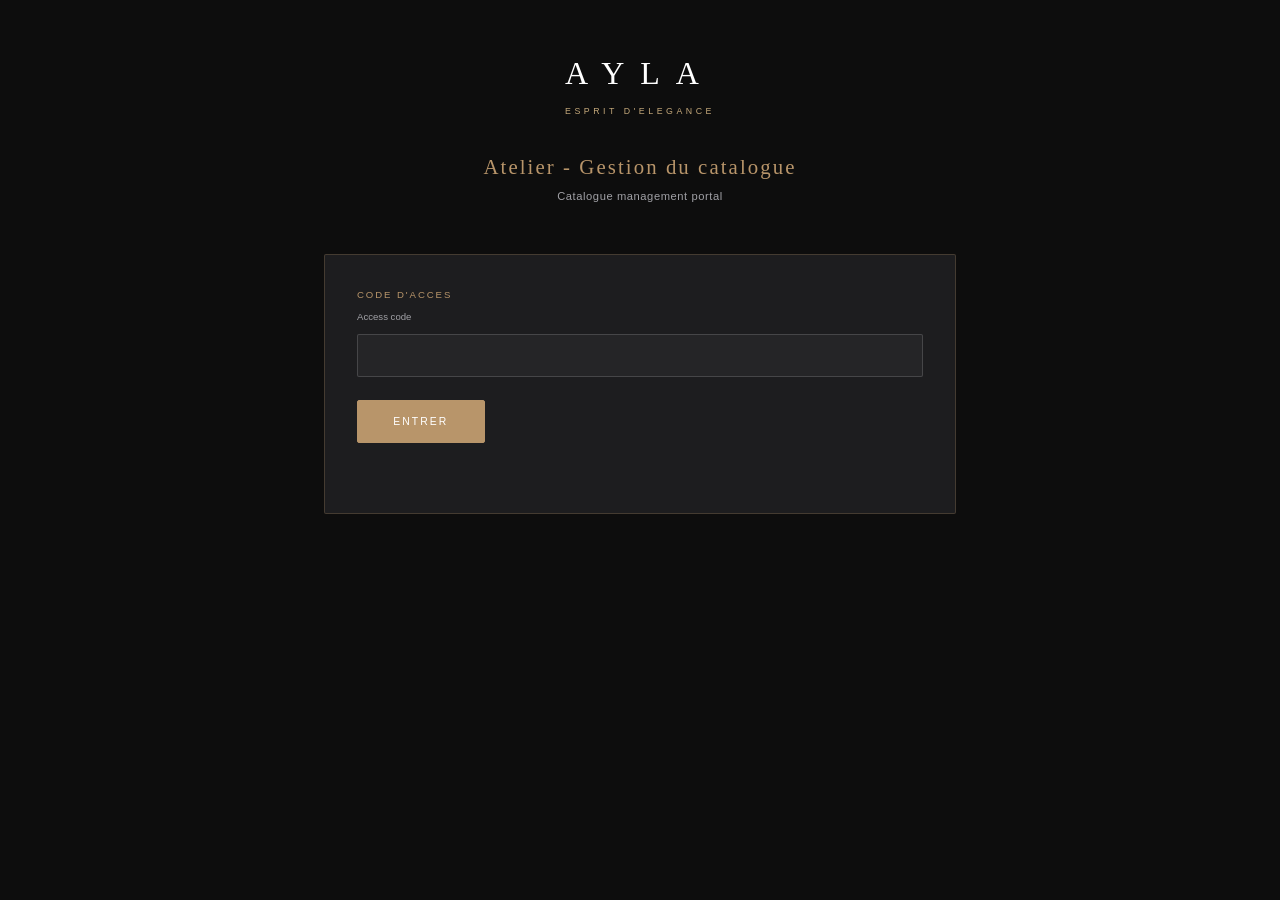
<file: manage/index.html>
<!DOCTYPE html>
<html lang="fr">
<head>
  <meta charset="UTF-8">
  <meta name="viewport" content="width=device-width, initial-scale=1.0">
  <title>AYLA - Atelier | Gestion du catalogue</title>
  <meta name="robots" content="noindex">
  <meta http-equiv="Content-Security-Policy" content="default-src 'self'; script-src 'self' 'unsafe-inline'; style-src 'self' 'unsafe-inline' https://fonts.googleapis.com; font-src https://fonts.gstatic.com; img-src 'self' data: blob: https:; connect-src https://api.citetome.com">
  <link rel="icon" type="image/svg+xml" href="/favicon.svg">
  <link rel="stylesheet" href="../assets/css/style.css">
  <style>
    body {
      background: var(--dark);
      color: var(--stone);
      min-height: 100vh;
    }
    .portal {
      max-width: 760px;
      margin: 0 auto;
      padding: 3rem 5% 5rem;
    }
    .portal-header {
      text-align: center;
      margin-bottom: 3rem;
    }
    .portal-brand {
      font-family: var(--font-display);
      font-size: 2rem;
      font-weight: 300;
      letter-spacing: 0.5em;
      text-transform: uppercase;
      color: var(--white);
    }
    .portal-brand-sub {
      font-size: 0.55rem;
      letter-spacing: 0.4em;
      text-transform: uppercase;
      color: var(--gold-muted);
      margin-top: 0.3rem;
    }
    .portal-title {
      font-family: var(--font-display);
      font-size: 1.3rem;
      font-weight: 400;
      color: var(--gold);
      margin-top: 2rem;
      letter-spacing: 0.1em;
    }
    .portal-subtitle {
      font-size: 0.7rem;
      color: var(--text-muted);
      margin-top: 0.3rem;
      letter-spacing: 0.05em;
    }
    .portal-card {
      background: var(--charcoal);
      border: 0.5px solid rgba(184,149,106,0.25);
      border-radius: 2px;
      padding: 2rem;
    }
    .portal-label {
      display: block;
      font-size: 0.6rem;
      font-weight: 500;
      letter-spacing: 0.2em;
      text-transform: uppercase;
      color: var(--gold);
      margin-bottom: 0.4rem;
    }
    .portal-sublabel {
      display: block;
      font-size: 0.6rem;
      font-weight: 300;
      color: var(--text-muted);
      margin-bottom: 0.6rem;
    }
    .portal-input,
    .portal-select,
    .portal-textarea {
      width: 100%;
      padding: 0.8rem 1rem;
      background: rgba(255,255,255,0.04);
      border: 0.5px solid rgba(255,255,255,0.15);
      border-radius: 2px;
      font-family: var(--font-body);
      font-size: 0.9rem;
      font-weight: 300;
      color: var(--white);
      outline: none;
      transition: border-color 0.3s;
    }
    .portal-input:focus,
    .portal-select:focus,
    .portal-textarea:focus { border-color: var(--gold); }
    .portal-select { appearance: none; }
    .portal-select option { background: var(--charcoal); color: var(--white); }
    .portal-textarea { resize: vertical; min-height: 80px; }
    .portal-field { margin-bottom: 1.4rem; }
    .portal-btn {
      display: inline-block;
      padding: 0.95rem 2.2rem;
      background: var(--gold);
      border: 0.5px solid var(--gold);
      border-radius: 2px;
      color: var(--white);
      font-family: var(--font-body);
      font-size: 0.65rem;
      font-weight: 400;
      letter-spacing: 0.2em;
      text-transform: uppercase;
      cursor: pointer;
      transition: background 0.3s, color 0.3s;
    }
    .portal-btn:hover { background: var(--gold-dark); border-color: var(--gold-dark); }
    .portal-btn:disabled { opacity: 0.5; cursor: wait; }
    .portal-btn-ghost {
      background: transparent;
      color: var(--gold);
    }
    .portal-btn-ghost:hover { background: var(--gold); color: var(--white); }
    .portal-msg {
      margin-top: 1.2rem;
      font-size: 0.8rem;
      font-weight: 300;
      line-height: 1.7;
      color: var(--stone);
      min-height: 1.2rem;
    }
    .portal-msg.error { color: #D88A7A; }
    .portal-msg.success { color: var(--gold-light); }
    .portal-msg a { color: var(--gold); border-bottom: 0.5px solid var(--gold); }
    .portal-row {
      display: flex;
      align-items: center;
      gap: 1rem;
      padding: 0.9rem 0;
      border-bottom: 0.5px solid rgba(255,255,255,0.08);
    }
    .portal-row:last-child { border-bottom: none; }
    .portal-thumb {
      width: 52px;
      height: 52px;
      flex-shrink: 0;
      border-radius: 2px;
      object-fit: cover;
      background: rgba(255,255,255,0.06);
    }
    .portal-thumb-empty {
      width: 52px;
      height: 52px;
      flex-shrink: 0;
      border-radius: 2px;
      background: rgba(184,149,106,0.12);
      display: flex;
      align-items: center;
      justify-content: center;
      font-family: var(--font-display);
      font-size: 0.6rem;
      letter-spacing: 0.15em;
      color: var(--gold);
    }
    .portal-row-main { flex: 1; min-width: 0; }
    .portal-row-name {
      font-family: var(--font-display);
      font-size: 1rem;
      color: var(--white);
      white-space: nowrap;
      overflow: hidden;
      text-overflow: ellipsis;
    }
    .portal-row-meta {
      font-size: 0.65rem;
      letter-spacing: 0.1em;
      text-transform: uppercase;
      color: var(--text-muted);
    }
    .portal-row-price {
      font-size: 0.8rem;
      font-weight: 300;
      color: var(--gold-light);
      white-space: nowrap;
    }
    .portal-edit-btn {
      padding: 0.5rem 1.1rem;
      background: transparent;
      border: 0.5px solid var(--gold);
      border-radius: 1px;
      color: var(--gold);
      font-family: var(--font-body);
      font-size: 0.58rem;
      letter-spacing: 0.18em;
      text-transform: uppercase;
      cursor: pointer;
      transition: background 0.3s, color 0.3s;
    }
    .portal-edit-btn:hover { background: var(--gold); color: var(--white); }
    .portal-toolbar {
      display: flex;
      justify-content: space-between;
      align-items: center;
      margin-bottom: 1.5rem;
      gap: 1rem;
      flex-wrap: wrap;
    }
    .portal-logout {
      font-size: 0.6rem;
      letter-spacing: 0.15em;
      text-transform: uppercase;
      color: var(--text-muted);
      background: none;
      border: none;
      cursor: pointer;
      transition: color 0.3s;
    }
    .portal-logout:hover { color: var(--gold); }
    .portal-preview {
      max-width: 200px;
      max-height: 200px;
      border-radius: 2px;
      margin-top: 0.8rem;
      display: none;
    }
    .portal-actions {
      display: flex;
      gap: 1rem;
      margin-top: 1.5rem;
      flex-wrap: wrap;
    }
    .portal-grid-2 {
      display: grid;
      grid-template-columns: 1fr 1fr;
      gap: 1.4rem;
    }
    @media (max-width: 540px) {
      .portal-grid-2 { grid-template-columns: 1fr; gap: 0; }
      .portal-card { padding: 1.4rem; }
      .portal-row-price { display: none; }
    }
    .hidden { display: none !important; }
  </style>
</head>
<body>

  <div class="portal">
    <header class="portal-header">
      <div class="portal-brand">AYLA</div>
      <div class="portal-brand-sub">Esprit D'Elegance</div>
      <h1 class="portal-title">Atelier - Gestion du catalogue</h1>
      <p class="portal-subtitle">Catalogue management portal</p>
    </header>

    <!-- ═══ Login ═══ -->
    <section id="viewLogin" class="portal-card hidden">
      <form id="loginForm">
        <div class="portal-field">
          <label class="portal-label" for="loginCode">Code d'acces</label>
          <span class="portal-sublabel">Access code</span>
          <input type="password" id="loginCode" class="portal-input" autocomplete="current-password" required>
        </div>
        <button type="submit" class="portal-btn" id="loginBtn">Entrer</button>
        <p class="portal-msg" id="loginMsg"></p>
      </form>
    </section>

    <!-- ═══ Product list ═══ -->
    <section id="viewList" class="hidden">
      <div class="portal-toolbar">
        <button class="portal-btn" id="addBtn">+ Ajouter une piece</button>
        <button class="portal-logout" id="logoutBtn">Deconnexion</button>
      </div>
      <div class="portal-card">
        <div id="productList"></div>
        <p class="portal-msg" id="listMsg"></p>
      </div>
    </section>

    <!-- ═══ Add / edit form ═══ -->
    <section id="viewForm" class="hidden">
      <div class="portal-card">
        <form id="productForm">
          <div class="portal-field">
            <label class="portal-label" for="fNom">Nom</label>
            <span class="portal-sublabel">Name</span>
            <input type="text" id="fNom" class="portal-input" required>
          </div>
          <div class="portal-grid-2">
            <div class="portal-field">
              <label class="portal-label" for="fCollection">Collection</label>
              <span class="portal-sublabel">Collection</span>
              <select id="fCollection" class="portal-select">
                <option value="Luna">Luna</option>
                <option value="Sahara">Sahara</option>
                <option value="Noor">Noor</option>
              </select>
            </div>
            <div class="portal-field">
              <label class="portal-label" for="fCategorie">Categorie</label>
              <span class="portal-sublabel">Category</span>
              <select id="fCategorie" class="portal-select">
                <option value="necklaces">Colliers (necklaces)</option>
                <option value="rings">Bagues (rings)</option>
                <option value="earrings">Boucles d'oreilles (earrings)</option>
                <option value="bracelets">Bracelets (bracelets)</option>
              </select>
            </div>
          </div>
          <div class="portal-grid-2">
            <div class="portal-field">
              <label class="portal-label" for="fPrix">Prix (MAD)</label>
              <span class="portal-sublabel">Price in MAD</span>
              <input type="number" id="fPrix" class="portal-input" min="0" step="1" required>
            </div>
            <div class="portal-field">
              <label class="portal-label" for="fPoids">Poids</label>
              <span class="portal-sublabel">Weight, e.g. 2.8g</span>
              <input type="text" id="fPoids" class="portal-input" placeholder="2.8g">
            </div>
          </div>
          <div class="portal-field">
            <label class="portal-label" for="fMateriaux">Materiaux</label>
            <span class="portal-sublabel">Materials</span>
            <input type="text" id="fMateriaux" class="portal-input" placeholder="925 Sterling Silver">
          </div>
          <div class="portal-field">
            <label class="portal-label" for="fDesc">Description courte</label>
            <span class="portal-sublabel">Short description</span>
            <textarea id="fDesc" class="portal-textarea"></textarea>
          </div>
          <div class="portal-field">
            <label class="portal-label" for="fPhoto">Photo</label>
            <span class="portal-sublabel">Photo (JPEG, redimensionnee automatiquement / resized automatically)</span>
            <input type="file" id="fPhoto" class="portal-input" accept="image/*">
            <img id="photoPreview" class="portal-preview" alt="Apercu de la photo">
          </div>
          <div class="portal-actions">
            <button type="submit" class="portal-btn" id="publishBtn">Publier</button>
            <button type="button" class="portal-btn portal-btn-ghost" id="cancelBtn">Annuler</button>
          </div>
          <p class="portal-msg" id="formMsg"></p>
        </form>
      </div>
    </section>
  </div>

  <script>
    'use strict';

    var API_BASE = 'https://api.citetome.com/portal/ayla';
    var TOKEN_KEY = 'ayla_portal_token';

    var products = [];          // verbatim objects from the API (unknown fields preserved)
    var editingIndex = -1;      // -1 = new product
    var pendingImageB64 = null; // base64 (no data: prefix) of a freshly chosen photo
    var pendingImageDataUrl = null;

    function $(id){ return document.getElementById(id); }

    function show(view){
      ['viewLogin','viewList','viewForm'].forEach(function(v){
        $(v).classList.toggle('hidden', v !== view);
      });
    }

    function setMsg(id, text, kind){
      var el = $(id);
      el.textContent = text || '';
      el.className = 'portal-msg' + (kind ? ' ' + kind : '');
    }

    function token(){ return localStorage.getItem(TOKEN_KEY) || ''; }

    function api(path, options){
      options = options || {};
      options.headers = options.headers || {};
      options.headers['X-Portal-Token'] = token();
      if (options.body) { options.headers['Content-Type'] = 'application/json'; }
      return fetch(API_BASE + path, options).then(function(r){
        if (r.status === 401) {
          var err = new Error('unauthorized');
          err.unauthorized = true;
          throw err;
        }
        if (!r.ok) { throw new Error('HTTP ' + r.status); }
        return r.json();
      });
    }

    function slugify(name){
      return String(name).toLowerCase()
        .normalize('NFD').replace(/[\u0300-\u036f]/g, '')
        .replace(/[^a-z0-9]+/g, '-').replace(/^-+|-+$/g, '');
    }

    // ── Login ──
    $('loginForm').addEventListener('submit', function(e){
      e.preventDefault();
      var code = $('loginCode').value.trim();
      if (!code) { return; }
      localStorage.setItem(TOKEN_KEY, code);
      setMsg('loginMsg', 'Verification...', '');
      $('loginBtn').disabled = true;
      loadProducts().finally(function(){ $('loginBtn').disabled = false; });
    });

    $('logoutBtn').addEventListener('click', function(){
      localStorage.removeItem(TOKEN_KEY);
      $('loginCode').value = '';
      setMsg('loginMsg', '');
      show('viewLogin');
    });

    // ── Product list ──
    function loadProducts(){
      return api('/products', { method: 'GET' })
        .then(function(data){
          products = Array.isArray(data) ? data : (data && data.products) || [];
          renderList();
          show('viewList');
          setMsg('loginMsg', '');
        })
        .catch(function(err){
          if (err.unauthorized) {
            localStorage.removeItem(TOKEN_KEY);
            show('viewLogin');
            setMsg('loginMsg', 'Code invalide.', 'error');
          } else {
            show('viewLogin');
            setMsg('loginMsg', 'Connexion impossible pour le moment. Reessayez dans un instant. (Connection failed, please retry.)', 'error');
          }
        });
    }

    function renderList(){
      var box = $('productList');
      box.innerHTML = '';
      if (!products.length) {
        setMsg('listMsg', 'Aucune piece pour le moment. Ajoutez votre premiere creation. (No products yet.)');
        return;
      }
      setMsg('listMsg', '');
      products.forEach(function(p, i){
        var row = document.createElement('div');
        row.className = 'portal-row';

        var thumb;
        if (p.image) {
          thumb = document.createElement('img');
          thumb.className = 'portal-thumb';
          thumb.src = p.image;
          thumb.alt = p.name || '';
          thumb.loading = 'lazy';
        } else {
          thumb = document.createElement('div');
          thumb.className = 'portal-thumb-empty';
          thumb.textContent = 'AYLA';
        }
        row.appendChild(thumb);

        var main = document.createElement('div');
        main.className = 'portal-row-main';
        var nameEl = document.createElement('div');
        nameEl.className = 'portal-row-name';
        nameEl.textContent = p.name || '(sans nom)';
        var metaEl = document.createElement('div');
        metaEl.className = 'portal-row-meta';
        metaEl.textContent = (p.collection || '') + (p.category ? ' / ' + p.category : '');
        main.appendChild(nameEl);
        main.appendChild(metaEl);
        row.appendChild(main);

        var price = document.createElement('div');
        price.className = 'portal-row-price';
        price.textContent = (p.price_mad != null ? Number(p.price_mad).toLocaleString('en-US') : '-') + ' MAD';
        row.appendChild(price);

        var btn = document.createElement('button');
        btn.className = 'portal-edit-btn';
        btn.type = 'button';
        btn.textContent = 'Modifier';
        btn.addEventListener('click', function(){ openForm(i); });
        row.appendChild(btn);

        box.appendChild(row);
      });
    }

    // ── Add / edit form ──
    $('addBtn').addEventListener('click', function(){ openForm(-1); });
    $('cancelBtn').addEventListener('click', function(){
      show('viewList');
      setMsg('formMsg', '');
    });

    function openForm(index){
      editingIndex = index;
      pendingImageB64 = null;
      pendingImageDataUrl = null;
      $('productForm').reset();
      $('photoPreview').style.display = 'none';
      $('photoPreview').removeAttribute('src');
      setMsg('formMsg', '');

      if (index >= 0) {
        var p = products[index];
        $('fNom').value = p.name || '';
        $('fCollection').value = p.collection || 'Luna';
        $('fCategorie').value = p.category || 'necklaces';
        $('fPrix').value = p.price_mad != null ? p.price_mad : '';
        $('fMateriaux').value = p.materials || '';
        $('fPoids').value = p.weight || '';
        $('fDesc').value = p.description_short || '';
        if (p.image) {
          $('photoPreview').src = p.image;
          $('photoPreview').style.display = 'block';
        }
      }
      show('viewForm');
    }

    // ── Photo: client-side resize to max 1600px, JPEG ~85% ──
    $('fPhoto').addEventListener('change', function(){
      var file = this.files && this.files[0];
      if (!file) { return; }
      setMsg('formMsg', 'Traitement de la photo... (Processing photo...)');
      resizeImage(file).then(function(dataUrl){
        pendingImageDataUrl = dataUrl;
        pendingImageB64 = dataUrl.split(',')[1];
        $('photoPreview').src = dataUrl;
        $('photoPreview').style.display = 'block';
        setMsg('formMsg', '');
      }).catch(function(){
        pendingImageB64 = null;
        pendingImageDataUrl = null;
        setMsg('formMsg', 'Cette photo n\'a pas pu etre lue. Essayez une autre image. (Could not read this photo.)', 'error');
      });
    });

    function resizeImage(file){
      return new Promise(function(resolve, reject){
        var url = URL.createObjectURL(file);
        var img = new Image();
        img.onload = function(){
          try {
            var MAX = 1600;
            var w = img.naturalWidth, h = img.naturalHeight;
            if (w > MAX || h > MAX) {
              var scale = Math.min(MAX / w, MAX / h);
              w = Math.round(w * scale);
              h = Math.round(h * scale);
            }
            var canvas = document.createElement('canvas');
            canvas.width = w;
            canvas.height = h;
            var ctx = canvas.getContext('2d');
            ctx.fillStyle = '#FFFFFF';
            ctx.fillRect(0, 0, w, h);
            ctx.drawImage(img, 0, 0, w, h);
            URL.revokeObjectURL(url);
            resolve(canvas.toDataURL('image/jpeg', 0.85));
          } catch (e) { reject(e); }
        };
        img.onerror = function(){ URL.revokeObjectURL(url); reject(new Error('image load failed')); };
        img.src = url;
      });
    }

    // ── Publish ──
    $('productForm').addEventListener('submit', function(e){
      e.preventDefault();
      var nom = $('fNom').value.trim();
      if (!nom) {
        setMsg('formMsg', 'Le nom est obligatoire. (Name is required.)', 'error');
        return;
      }
      var prix = Number($('fPrix').value);
      if (!isFinite(prix) || prix < 0) {
        setMsg('formMsg', 'Le prix doit etre un nombre valide. (Price must be a valid number.)', 'error');
        return;
      }

      var btn = $('publishBtn');
      btn.disabled = true;
      setMsg('formMsg', 'Publication en cours... (Publishing...)');

      // One atomic publish: products.json + the optional photo land in a
      // single commit on the backend (POST /publish), so the site never
      // references a photo that has not been pushed yet.
      var imagePayload = null;
      var newImageUrl = null;
      if (pendingImageB64) {
        var imageFilename = slugify(nom) + '.jpg';
        imagePayload = { filename: imageFilename, content_base64: pendingImageB64 };
        // Same-origin URL; must match the image_url the backend returns.
        newImageUrl = 'https://aylamaison.com/assets/images/products/' + imageFilename;
      }

      // Preserve every existing/unknown field verbatim; only overwrite edited ones.
      var base = editingIndex >= 0 ? products[editingIndex] : null;
      var updated = {};
      if (base) {
        Object.keys(base).forEach(function(k){ updated[k] = base[k]; });
      } else {
        var maxId = 0;
        products.forEach(function(p){ if (Number(p.id) > maxId) { maxId = Number(p.id); } });
        updated.id = maxId + 1;
        updated.in_stock = true;
      }
      updated.name = nom;
      updated.collection = $('fCollection').value;
      updated.category = $('fCategorie').value;
      updated.price_mad = prix;
      updated.materials = $('fMateriaux').value.trim();
      updated.weight = $('fPoids').value.trim();
      updated.description_short = $('fDesc').value.trim();
      if (newImageUrl) { updated.image = newImageUrl; }

      var nextList = products.slice();
      if (editingIndex >= 0) { nextList[editingIndex] = updated; }
      else { nextList.push(updated); }

      api('/publish', {
        method: 'POST',
        body: JSON.stringify({ products: nextList, image: imagePayload })
      }).then(function(){
        products = nextList;
        pendingImageB64 = null;
        pendingImageDataUrl = null;
        renderList();
        show('viewList');
        setMsg('listMsg',
          'Publie. Le site se met a jour dans 1-2 minutes. ', 'success');
        var link = document.createElement('a');
        link.href = 'https://aylamaison.com/shop.html';
        link.target = '_blank';
        link.rel = 'noopener';
        link.textContent = 'Voir la boutique';
        $('listMsg').appendChild(link);
      }).catch(function(err){
        if (err.unauthorized) {
          localStorage.removeItem(TOKEN_KEY);
          show('viewLogin');
          setMsg('loginMsg', 'Code invalide.', 'error');
        } else {
          setMsg('formMsg', 'La publication a echoue. Verifiez votre connexion et reessayez. (Publish failed, please retry.)', 'error');
        }
      }).finally(function(){
        btn.disabled = false;
      });
    });

    // ── Boot ──
    if (token()) { loadProducts(); } else { show('viewLogin'); }
  </script>

  <noscript>
    <p style="text-align:center;padding:2rem;font-size:0.85rem;">
      JavaScript est necessaire pour utiliser ce portail. (JavaScript is required to use this portal.)
    </p>
  </noscript>
</body>
</html>
</file>
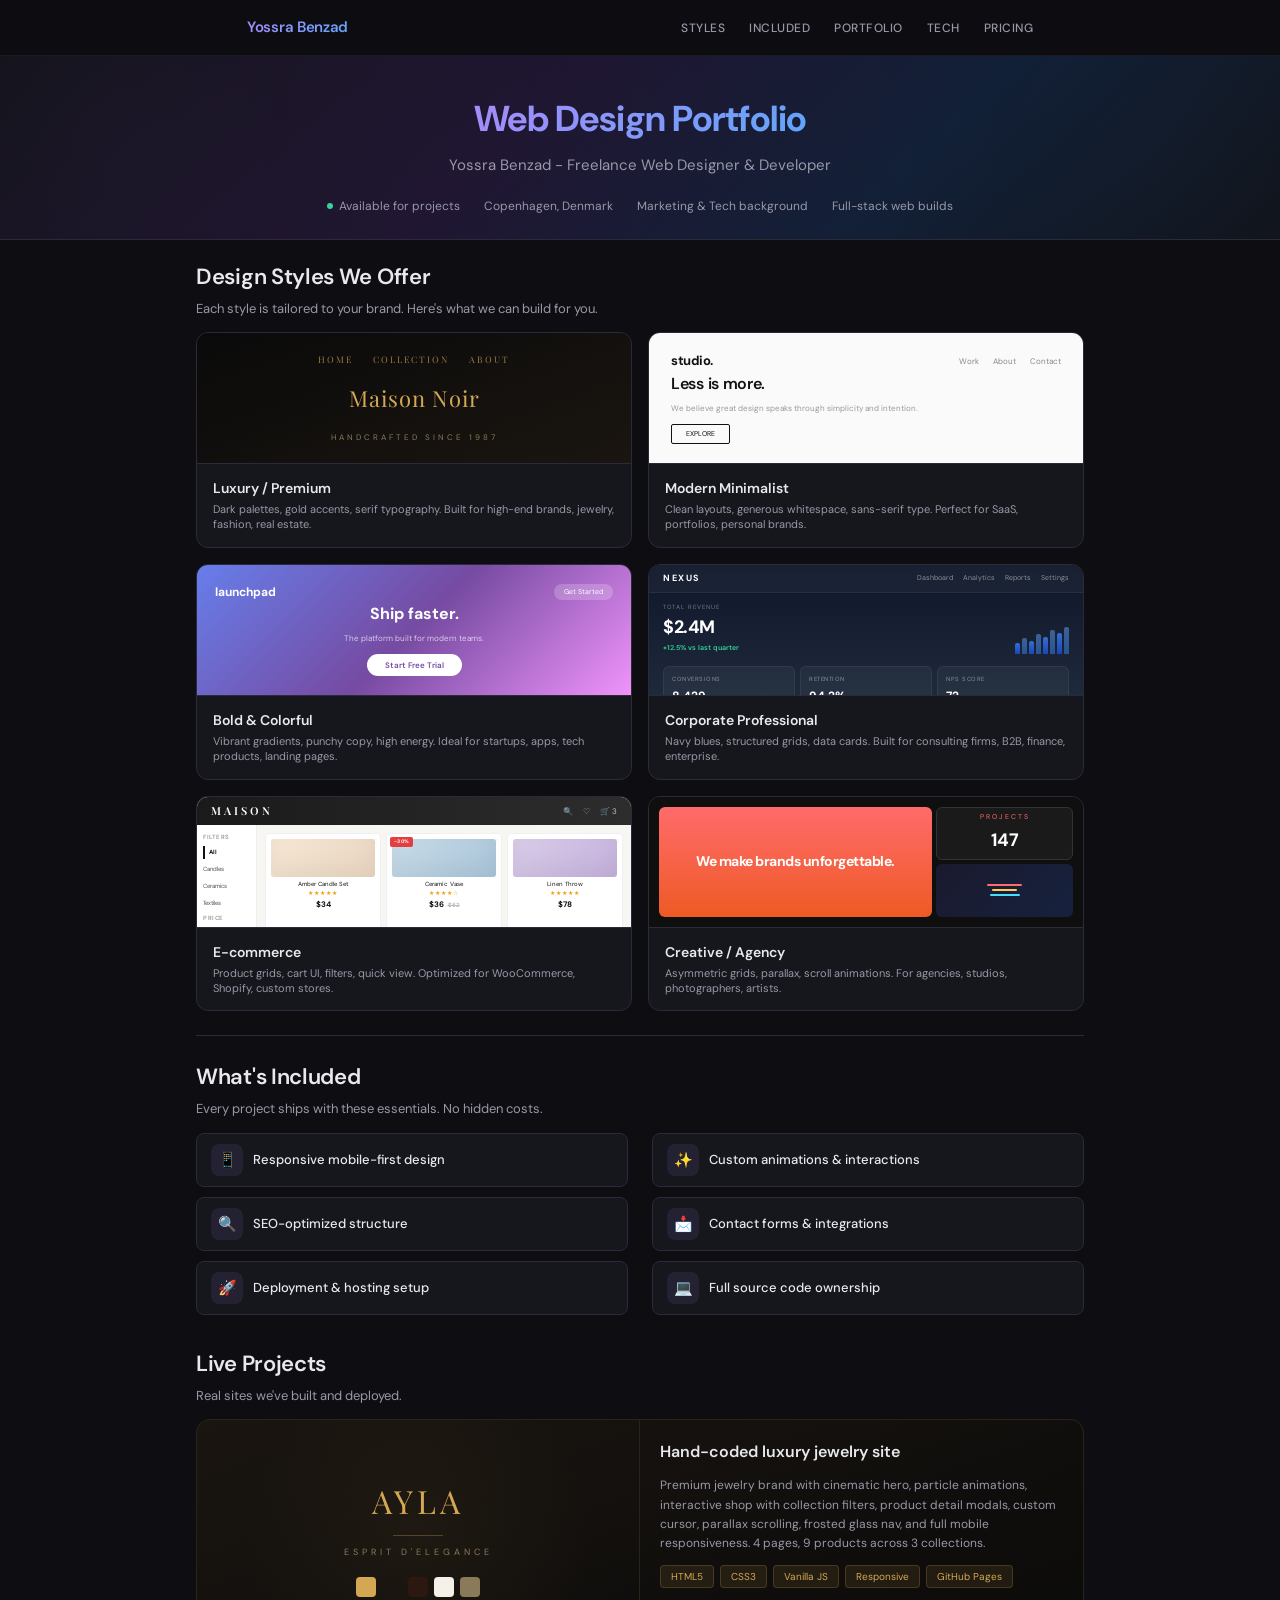
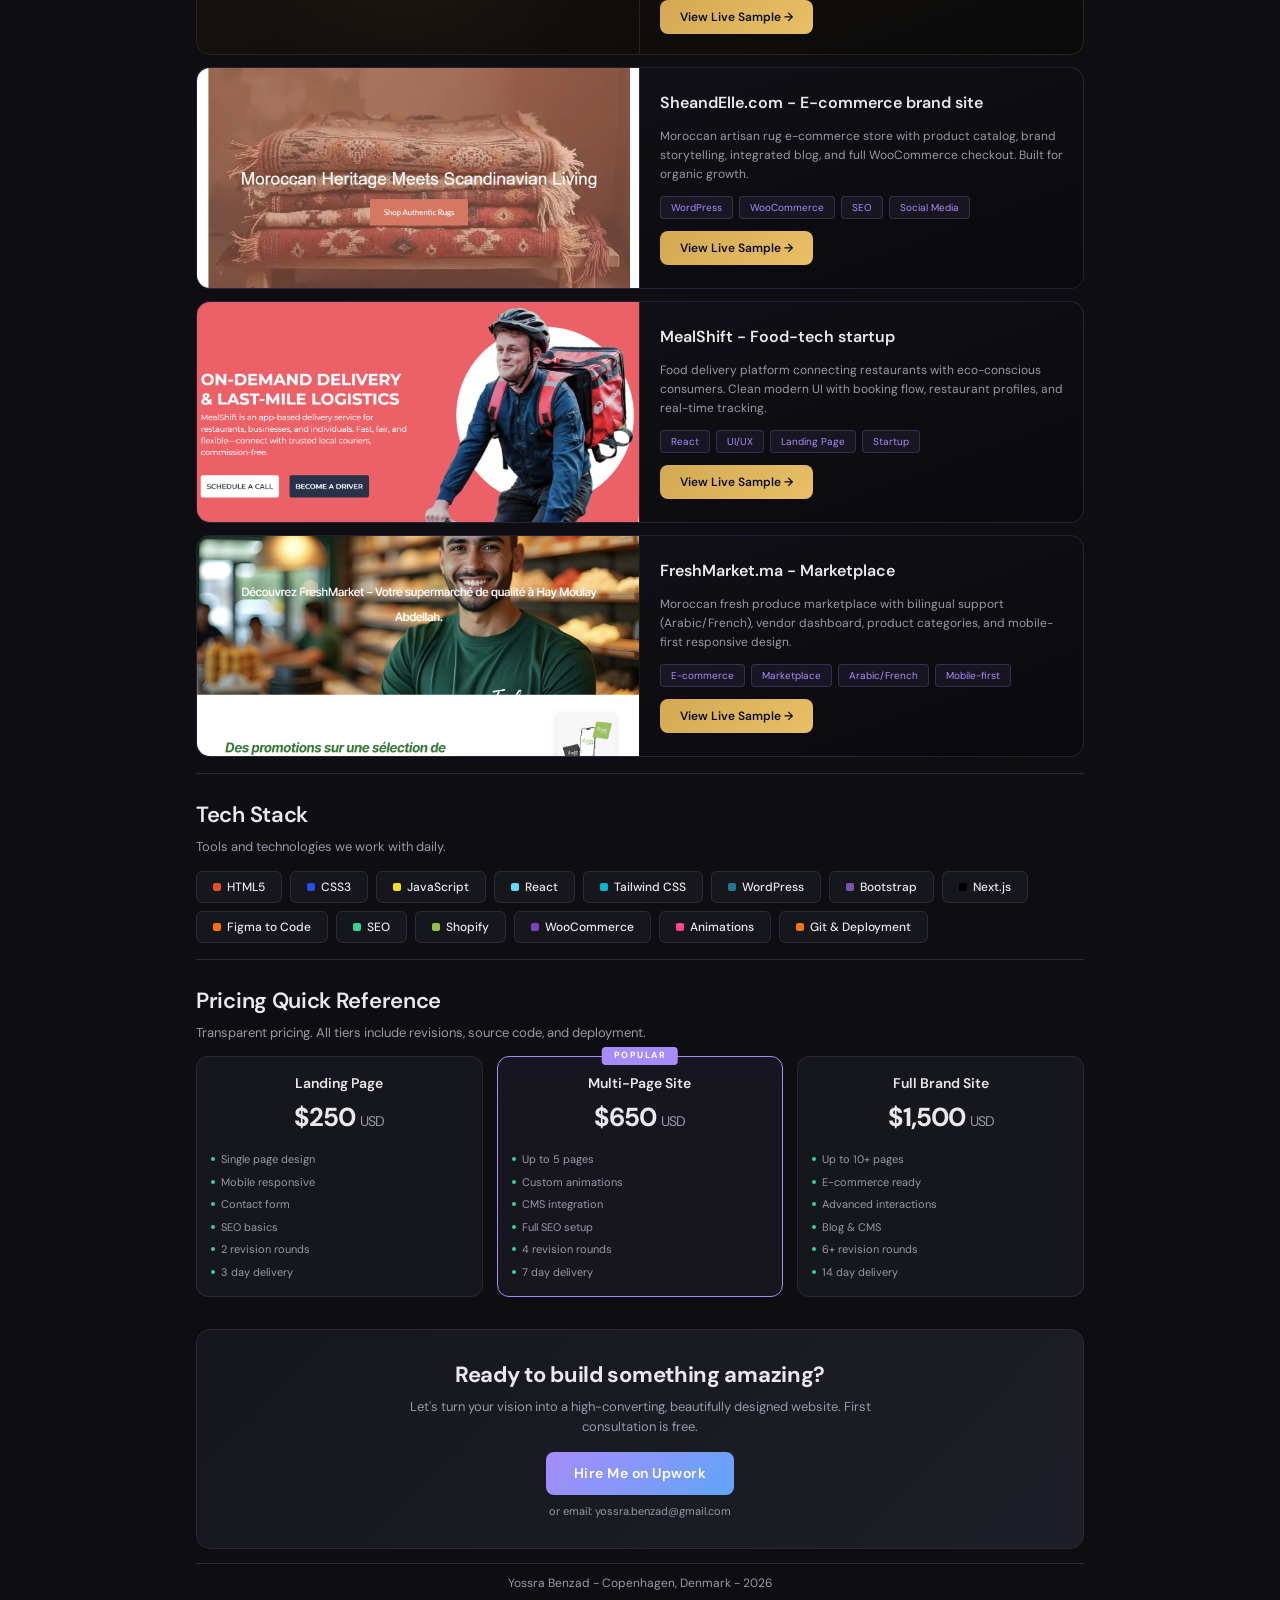
<file: portfolio/index.html>
<!DOCTYPE html>
<html lang="en">
<head>
<meta charset="UTF-8">
<meta name="viewport" content="width=device-width, initial-scale=1.0">
<title>Web Design Portfolio - Yossra Benzad</title>
<link rel="preconnect" href="https://fonts.googleapis.com">
<link href="https://fonts.googleapis.com/css2?family=DM+Sans:ital,opsz,wght@0,9..40,300;0,9..40,400;0,9..40,500;0,9..40,600;0,9..40,700;1,9..40,400&family=Playfair+Display:wght@400;600;700&family=Space+Mono:wght@400;700&display=swap" rel="stylesheet">
<style>
  *, *::before, *::after { box-sizing: border-box; margin: 0; padding: 0; }
  html { scroll-behavior: smooth; }
  :root {
    --bg: #0e0e12;
    --surface: #16161d;
    --surface-2: #1e1e28;
    --border: #2a2a38;
    --text: #e8e8ed;
    --text-dim: #9898a8;
    --accent: #a78bfa;
    --accent-2: #60a5fa;
    --gold: #d4a853;
    --green: #34d399;
  }
  body {
    font-family: 'DM Sans', sans-serif;
    background: var(--bg);
    color: var(--text);
    line-height: 1.5;
    -webkit-print-color-adjust: exact;
    print-color-adjust: exact;
    padding-top: 56px;
  }
  .page { max-width: 920px; margin: 0 auto; padding: 0 16px; }

  /* ========== STICKY NAV ========== */
  .top-nav {
    position: fixed; top: 0; left: 0; right: 0; z-index: 1000;
    height: 56px; display: flex; align-items: center; justify-content: center;
    background: rgba(14,14,18,0.85);
    backdrop-filter: blur(12px); -webkit-backdrop-filter: blur(12px);
    border-bottom: 1px solid rgba(42,42,56,0.5);
    transition: box-shadow 0.3s ease;
  }
  .top-nav.scrolled { box-shadow: 0 4px 24px rgba(0,0,0,0.4); }
  .top-nav-inner {
    max-width: 850px; width: 100%; padding: 0 32px;
    display: flex; align-items: center; justify-content: space-between;
  }
  .nav-brand {
    font-size: 15px; font-weight: 600;
    background: linear-gradient(135deg, var(--accent), var(--accent-2));
    -webkit-background-clip: text; -webkit-text-fill-color: transparent;
    background-clip: text; letter-spacing: -0.3px;
  }
  .nav-links { display: flex; gap: 24px; }
  .nav-links a {
    font-size: 12px; color: var(--text-dim); text-decoration: none;
    letter-spacing: 0.5px; text-transform: uppercase; font-weight: 500;
    transition: color 0.2s ease;
  }
  .nav-links a:hover { color: var(--text); }

  /* ========== COVER HEADER ========== */
  .cover {
    background: linear-gradient(135deg, #0e0e12 0%, #1a1028 40%, #0e1a2e 70%, #0e0e12 100%);
    padding: 36px 0 24px; text-align: center; position: relative;
    overflow: hidden; border-bottom: 1px solid var(--border);
  }
  .cover::before {
    content: ''; position: absolute; top: -50%; left: -50%; width: 200%; height: 200%;
    background: radial-gradient(circle at 30% 50%, rgba(167,139,250,0.06) 0%, transparent 50%),
                radial-gradient(circle at 70% 50%, rgba(96,165,250,0.05) 0%, transparent 50%);
    pointer-events: none;
  }
  .cover h1 { font-size: 36px; font-weight: 700; letter-spacing: -0.5px; margin-bottom: 8px; position: relative; }
  .cover h1 span {
    background: linear-gradient(135deg, var(--accent), var(--accent-2));
    -webkit-background-clip: text; -webkit-text-fill-color: transparent; background-clip: text;
  }
  .cover .subtitle { font-size: 15px; color: var(--text-dim); font-weight: 400; margin-bottom: 20px; position: relative; }
  .cover-badges { display: flex; justify-content: center; gap: 24px; position: relative; flex-wrap: wrap; }
  .cover-badge { font-size: 12px; color: var(--text-dim); display: flex; align-items: center; gap: 6px; }
  .cover-badge .dot { width: 6px; height: 6px; border-radius: 50%; background: var(--green); display: inline-block; }

  /* ========== SECTION HEADERS ========== */
  .section { padding: 20px 0 12px; }
  .section-title { font-size: 22px; font-weight: 600; margin-bottom: 6px; letter-spacing: -0.3px; }
  .section-subtitle { font-size: 13px; color: var(--text-dim); margin-bottom: 14px; }

  /* ========== FADE-IN ANIMATIONS ========== */
  .fade-section { opacity: 0; transform: translateY(28px); transition: opacity 0.7s ease, transform 0.7s ease; }
  .fade-section.is-visible { opacity: 1; transform: translateY(0); }

  /* ========== DESIGN STYLE CARDS ========== */
  .styles-grid { display: grid; grid-template-columns: 1fr 1fr; gap: 16px; margin-bottom: 8px; }
  .style-card {
    border: 1px solid var(--border); border-radius: 12px; overflow: hidden;
    background: var(--surface); cursor: pointer;
    transition: transform 0.3s ease, box-shadow 0.3s ease;
  }
  .style-card:hover { transform: scale(1.02); box-shadow: 0 8px 32px rgba(167,139,250,0.12); }
  .style-preview { height: 130px; position: relative; overflow: hidden; }
  .style-info { padding: 14px 16px; border-top: 1px solid var(--border); }
  .style-info h3 { font-size: 14px; font-weight: 600; margin-bottom: 3px; }
  .style-info p { font-size: 11px; color: var(--text-dim); line-height: 1.4; }

  .preview-luxury {
    background: linear-gradient(160deg, #0a0a0a, #1a1510);
    display: flex; align-items: center; justify-content: center; flex-direction: column; gap: 8px; padding: 20px;
  }
  .preview-luxury .lux-nav { display: flex; gap: 20px; font-family: 'Playfair Display', serif; font-size: 9px; letter-spacing: 2px; text-transform: uppercase; color: var(--gold); opacity: 0.7; }
  .preview-luxury .lux-hero { font-family: 'Playfair Display', serif; font-size: 22px; color: var(--gold); letter-spacing: 1px; }
  .preview-luxury .lux-line { width: 40px; height: 1px; background: var(--gold); opacity: 0.4; }
  .preview-luxury .lux-sub { font-size: 8px; letter-spacing: 3px; text-transform: uppercase; color: #8a7a5a; }

  .preview-minimal { background: #fafafa; padding: 18px 22px; display: flex; flex-direction: column; justify-content: space-between; }
  .preview-minimal .min-nav { display: flex; justify-content: space-between; align-items: center; }
  .preview-minimal .min-logo { font-size: 13px; font-weight: 700; color: #111; letter-spacing: -0.5px; }
  .preview-minimal .min-links { display: flex; gap: 14px; font-size: 8px; color: #888; }
  .preview-minimal .min-body { flex: 1; display: flex; flex-direction: column; justify-content: center; gap: 6px; }
  .preview-minimal .min-h { font-size: 16px; font-weight: 600; color: #111; letter-spacing: -0.3px; }
  .preview-minimal .min-p { font-size: 8px; color: #999; max-width: 70%; line-height: 1.5; }
  .preview-minimal .min-btn { display: inline-block; font-size: 7px; padding: 4px 14px; border: 1px solid #111; color: #111; border-radius: 2px; width: fit-content; margin-top: 4px; }

  .preview-bold { background: linear-gradient(135deg, #667eea, #764ba2, #f093fb); padding: 18px; display: flex; flex-direction: column; justify-content: space-between; }
  .preview-bold .bold-nav { display: flex; justify-content: space-between; align-items: center; }
  .preview-bold .bold-logo { font-size: 12px; font-weight: 700; color: #fff; }
  .preview-bold .bold-cta-sm { font-size: 7px; background: rgba(255,255,255,0.2); padding: 3px 10px; border-radius: 20px; color: #fff; }
  .preview-bold .bold-center { text-align: center; flex: 1; display: flex; flex-direction: column; justify-content: center; gap: 6px; }
  .preview-bold .bold-h { font-size: 16px; font-weight: 700; color: #fff; }
  .preview-bold .bold-p { font-size: 8px; color: rgba(255,255,255,0.7); }
  .preview-bold .bold-btn { display: inline-block; background: #fff; color: #764ba2; font-size: 8px; font-weight: 600; padding: 5px 18px; border-radius: 20px; width: fit-content; margin: 4px auto 0; }

  .preview-corp { background: linear-gradient(180deg, #0f172a 0%, #1e293b 100%); padding: 0; display: flex; flex-direction: column; }
  .preview-corp .corp-bar { background: rgba(255,255,255,0.04); backdrop-filter: blur(8px); padding: 7px 14px; display: flex; justify-content: space-between; align-items: center; border-bottom: 1px solid rgba(255,255,255,0.06); }
  .preview-corp .corp-logo { font-size: 9px; font-weight: 700; color: #fff; letter-spacing: 1.5px; }
  .preview-corp .corp-nav { display: flex; gap: 10px; font-size: 7px; color: rgba(255,255,255,0.5); }
  .preview-corp .corp-hero { padding: 10px 14px 6px; display: flex; justify-content: space-between; align-items: flex-end; }
  .preview-corp .corp-hero-left { display: flex; flex-direction: column; gap: 2px; }
  .preview-corp .corp-hero-label { font-size: 6px; color: rgba(255,255,255,0.4); text-transform: uppercase; letter-spacing: 1px; }
  .preview-corp .corp-hero-value { font-size: 18px; font-weight: 700; color: #fff; letter-spacing: -0.5px; }
  .preview-corp .corp-hero-change { font-size: 7px; color: #34d399; font-weight: 600; }
  .preview-corp .corp-chart { display: flex; align-items: flex-end; gap: 2px; height: 28px; }
  .corp-chart-bar { width: 5px; border-radius: 2px 2px 0 0; background: linear-gradient(180deg, #3b82f6, #1d4ed8); opacity: 0.8; }
  .corp-chart-bar:nth-child(even) { background: linear-gradient(180deg, #60a5fa, #3b82f6); opacity: 0.5; }
  .preview-corp .corp-body { flex: 1; display: grid; grid-template-columns: 1fr 1fr 1fr; gap: 5px; padding: 6px 14px 10px; }
  .preview-corp .corp-card { background: rgba(255,255,255,0.04); border-radius: 6px; padding: 8px; border: 1px solid rgba(255,255,255,0.06); }
  .preview-corp .corp-card-h { font-size: 6px; font-weight: 500; color: rgba(255,255,255,0.4); margin-bottom: 3px; text-transform: uppercase; letter-spacing: 0.5px; }
  .preview-corp .corp-card-val { font-size: 12px; font-weight: 700; color: #fff; margin-bottom: 4px; }
  .preview-corp .corp-card-bar { height: 3px; background: rgba(255,255,255,0.08); border-radius: 2px; margin-top: 3px; overflow: hidden; }
  .preview-corp .corp-card-bar span { display: block; height: 100%; border-radius: 2px; }
  .preview-corp .corp-card:nth-child(1) .corp-card-bar span { background: linear-gradient(90deg, #3b82f6, #60a5fa); }
  .preview-corp .corp-card:nth-child(2) .corp-card-bar span { background: linear-gradient(90deg, #34d399, #6ee7b7); }
  .preview-corp .corp-card:nth-child(3) .corp-card-bar span { background: linear-gradient(90deg, #f59e0b, #fbbf24); }

  .preview-ecom { background: #f8f6f2; padding: 0; display: flex; flex-direction: column; }
  .preview-ecom .ecom-bar { background: linear-gradient(90deg, #1a1a1a, #2d2d2d); padding: 6px 14px; display: flex; justify-content: space-between; align-items: center; }
  .preview-ecom .ecom-logo { font-family: 'Playfair Display', serif; font-size: 11px; font-weight: 600; color: #fff; letter-spacing: 3px; }
  .preview-ecom .ecom-icons { display: flex; gap: 10px; font-size: 8px; color: rgba(255,255,255,0.7); }
  .preview-ecom .ecom-content { flex: 1; display: flex; gap: 0; }
  .preview-ecom .ecom-sidebar { width: 60px; background: #fff; border-right: 1px solid #eee; padding: 8px 6px; display: flex; flex-direction: column; gap: 4px; }
  .ecom-filter { font-size: 6px; color: #999; text-transform: uppercase; letter-spacing: 0.5px; font-weight: 600; }
  .ecom-filter-item { font-size: 6px; color: #555; padding: 2px 0; }
  .ecom-filter-item.active { color: #111; font-weight: 700; border-left: 2px solid #111; padding-left: 4px; }
  .preview-ecom .ecom-grid { flex: 1; display: grid; grid-template-columns: repeat(3, 1fr); gap: 5px; padding: 8px; }
  .ecom-item { background: #fff; border-radius: 4px; padding: 5px; text-align: center; border: 1px solid #f0f0f0; position: relative; }
  .ecom-item .ecom-img { width: 100%; height: 38px; border-radius: 3px; margin-bottom: 3px; position: relative; overflow: hidden; }
  .ecom-item:nth-child(1) .ecom-img { background: linear-gradient(135deg, #f5e6d3, #e8d5c0); box-shadow: inset 0 -10px 20px rgba(0,0,0,0.04); }
  .ecom-item:nth-child(2) .ecom-img { background: linear-gradient(135deg, #c8dbe8, #a8c4d8); box-shadow: inset 0 -10px 20px rgba(0,0,0,0.04); }
  .ecom-item:nth-child(3) .ecom-img { background: linear-gradient(135deg, #d8cce8, #c4b0dc); box-shadow: inset 0 -10px 20px rgba(0,0,0,0.04); }
  .ecom-item .ecom-heart { position: absolute; top: 3px; right: 3px; font-size: 7px; color: #ccc; }
  .ecom-item .ecom-name { font-size: 6px; color: #333; font-weight: 500; }
  .ecom-item .ecom-price { font-size: 8px; color: #111; font-weight: 700; }
  .ecom-item .ecom-old-price { font-size: 6px; color: #bbb; text-decoration: line-through; margin-left: 2px; }
  .ecom-item .ecom-tag { position: absolute; top: 3px; left: 3px; font-size: 5px; background: #e53e3e; color: #fff; padding: 1px 4px; border-radius: 2px; font-weight: 700; letter-spacing: 0.3px; }
  .ecom-item .ecom-stars { font-size: 6px; color: #f59e0b; letter-spacing: 1px; }

  .preview-creative { background: #0f0f0f; display: grid; grid-template-columns: 2fr 1fr; grid-template-rows: 1fr 1fr; gap: 4px; padding: 10px; }
  .creative-block { border-radius: 6px; display: flex; align-items: center; justify-content: center; }
  .creative-block.a { grid-row: 1 / 3; background: linear-gradient(180deg, #ff6b6b, #ee5a24); font-size: 14px; font-weight: 700; color: #fff; letter-spacing: -0.5px; padding: 12px; text-align: center; line-height: 1.2; }
  .creative-block.b { background: #1a1a1a; border: 1px solid #333; flex-direction: column; gap: 4px; }
  .creative-block.b .cr-h { font-size: 7px; color: #ff6b6b; text-transform: uppercase; letter-spacing: 2px; }
  .creative-block.b .cr-num { font-size: 18px; font-weight: 700; color: #fff; }
  .creative-block.c { background: linear-gradient(135deg, #1a1a2e, #16213e); flex-direction: column; gap: 3px; }
  .creative-block.c .cr-line { width: 30px; height: 2px; border-radius: 1px; }
  .creative-block.c .cr-line:nth-child(1) { background: #ff6b6b; width: 35px; }
  .creative-block.c .cr-line:nth-child(2) { background: #feca57; width: 25px; }
  .creative-block.c .cr-line:nth-child(3) { background: #48dbfb; width: 30px; }

  /* ========== INCLUDED / CHECKLIST ========== */
  .included-grid { display: grid; grid-template-columns: 1fr 1fr; gap: 10px 24px; }
  .included-item {
    display: flex; align-items: center; gap: 10px; padding: 10px 14px;
    background: var(--surface); border-radius: 8px; border: 1px solid var(--border);
    transition: transform 0.3s ease, box-shadow 0.3s ease;
  }
  .included-item:hover { transform: scale(1.02); box-shadow: 0 4px 16px rgba(167,139,250,0.08); }
  .included-icon { width: 32px; height: 32px; border-radius: 8px; background: rgba(167,139,250,0.1); display: flex; align-items: center; justify-content: center; flex-shrink: 0; font-size: 15px; }
  .included-text { font-size: 13px; font-weight: 500; }

  /* ========== PROJECT SHOWCASE ========== */
  .projects-grid { display: flex; flex-direction: column; gap: 12px; }
  .project-visual img { max-height: 220px; }
  .project-card {
    border: 1px solid var(--border); border-radius: 14px; overflow: hidden;
    display: grid; grid-template-columns: 1fr 1fr; gap: 0;
    transition: transform 0.3s ease, box-shadow 0.3s ease;
  }
  .project-card:hover { transform: scale(1.01); box-shadow: 0 8px 32px rgba(167,139,250,0.10); }
  .ayla-card { background: linear-gradient(160deg, #1a1510, #0a0a0a); border-color: #2a2418; }
  .ayla-visual {
    padding: 20px; display: flex; flex-direction: column; justify-content: center; align-items: center;
    gap: 10px; border-right: 1px solid #2a2418;
    background: radial-gradient(circle at 50% 50%, rgba(212,168,83,0.05) 0%, transparent 70%);
  }
  .ayla-visual .ayla-brand { font-family: 'Playfair Display', serif; font-size: 32px; color: var(--gold); letter-spacing: 4px; }
  .ayla-visual .ayla-tagline { font-size: 9px; letter-spacing: 4px; text-transform: uppercase; color: #8a7a5a; }
  .ayla-visual .ayla-line { width: 50px; height: 1px; background: var(--gold); opacity: 0.3; }
  .ayla-visual .ayla-preview-row { display: flex; gap: 6px; margin-top: 8px; }
  .ayla-preview-swatch { width: 20px; height: 20px; border-radius: 4px; }
  .project-details { padding: 20px; display: flex; flex-direction: column; justify-content: center; gap: 12px; }
  .project-details h3 { font-size: 16px; font-weight: 600; }
  .project-desc { font-size: 12px; color: var(--text-dim); line-height: 1.6; }
  .project-tag-row { display: flex; gap: 6px; flex-wrap: wrap; }
  .project-tag { font-size: 10px; padding: 3px 10px; border-radius: 4px; }
  .ayla-card .project-tag { background: rgba(212,168,83,0.1); border: 1px solid rgba(212,168,83,0.2); color: var(--gold); }

  .live-sample-btn {
    display: inline-flex; align-items: center; gap: 8px; font-size: 12px; font-weight: 600;
    text-decoration: none; padding: 8px 20px; border-radius: 8px;
    background: linear-gradient(135deg, var(--gold), #e8c068, var(--gold));
    background-size: 200% 200%; color: #0e0e12; width: fit-content;
    transition: box-shadow 0.3s ease; animation: pulse-gold 2.5s ease-in-out infinite;
  }
  .live-sample-btn:hover { box-shadow: 0 4px 20px rgba(212,168,83,0.35); }
  @keyframes pulse-gold {
    0%, 100% { background-position: 0% 50%; box-shadow: 0 0 0 rgba(212,168,83,0); }
    50% { background-position: 100% 50%; box-shadow: 0 0 16px rgba(212,168,83,0.25); }
  }

  /* SheandElle */
  .sheandelle-card { background: linear-gradient(160deg, #14121a, #0a090c); border-color: rgba(167,139,250,0.15); }
  .sheandelle-card .project-visual {
    padding: 20px; display: flex; flex-direction: column; justify-content: center; align-items: center;
    gap: 10px; border-right: 1px solid rgba(226,114,91,0.25);
    background: radial-gradient(circle at 50% 50%, rgba(226,114,91,0.06) 0%, transparent 70%);
  }
  .sheandelle-card .project-tag { background: rgba(167,139,250,0.08); border: 1px solid rgba(167,139,250,0.2); color: var(--accent); }
  /* MealShift */
  .mealshift-card { background: linear-gradient(160deg, #14121a, #0a090c); border-color: rgba(167,139,250,0.15); }
  .mealshift-card .project-visual {
    padding: 20px; display: flex; flex-direction: column; justify-content: center; align-items: center;
    gap: 10px; border-right: 1px solid rgba(232,107,107,0.2);
    background: radial-gradient(circle at 50% 50%, rgba(232,107,107,0.08) 0%, transparent 70%);
  }
  .mealshift-card .project-tag { background: rgba(167,139,250,0.08); border: 1px solid rgba(167,139,250,0.2); color: var(--accent); }
  /* FreshMarket */
  .freshmarket-card { background: linear-gradient(160deg, #14121a, #0a090c); border-color: rgba(167,139,250,0.15); }
  .freshmarket-card .project-visual {
    padding: 20px; display: flex; flex-direction: column; justify-content: center; align-items: center;
    gap: 10px; border-right: 1px solid rgba(27,94,32,0.2);
    background: radial-gradient(circle at 50% 50%, rgba(27,94,32,0.06) 0%, transparent 70%);
  }
  .freshmarket-card .project-tag { background: rgba(167,139,250,0.08); border: 1px solid rgba(167,139,250,0.2); color: var(--accent); }

  .pv-brand { font-size: 26px; font-weight: 700; letter-spacing: 2px; }
  .sheandelle-card .pv-brand { font-family: 'Playfair Display', serif; color: #e2725b; }
  .mealshift-card .pv-brand { font-family: 'DM Sans', sans-serif; font-size: 28px; letter-spacing: -0.5px; color: #E86B6B; }
  .freshmarket-card .pv-brand { font-family: 'DM Sans', sans-serif; color: #1b5e20; letter-spacing: -0.3px; }
  .pv-line { width: 40px; height: 1px; opacity: 0.3; }
  .sheandelle-card .pv-line { background: #e2725b; }
  .mealshift-card .pv-line { height: 2px; border-radius: 1px; background: linear-gradient(90deg, #E86B6B, #d45555); opacity: 0.5; }
  .freshmarket-card .pv-line { background: #1b5e20; }
  .pv-tagline { font-size: 8px; letter-spacing: 3px; text-transform: uppercase; }
  .sheandelle-card .pv-tagline { color: #7a7676; }
  .mealshift-card .pv-tagline { letter-spacing: 2px; color: #ffffff; opacity: 0.6; }
  .freshmarket-card .pv-tagline { color: #e65100; }
  .pv-swatches { display: flex; gap: 6px; margin-top: 6px; }
  .pv-swatch { width: 20px; height: 20px; border-radius: 4px; }

  /* ========== TECH STACK ========== */
  .tech-badges { display: flex; flex-wrap: wrap; gap: 8px; }
  .tech-badge {
    font-size: 12px; font-weight: 500; padding: 6px 16px; border-radius: 6px;
    border: 1px solid var(--border); background: var(--surface);
    display: flex; align-items: center; gap: 6px;
    transition: transform 0.3s ease, box-shadow 0.3s ease;
  }
  .tech-badge:hover { transform: scale(1.05); box-shadow: 0 4px 12px rgba(167,139,250,0.08); }
  .tech-badge .td { width: 8px; height: 8px; border-radius: 2px; }

  /* ========== PRICING ========== */
  .pricing-grid { display: grid; grid-template-columns: 1fr 1fr 1fr; gap: 14px; margin-top: 4px; }
  .price-card {
    border: 1px solid var(--border); border-radius: 12px; padding: 16px 14px;
    text-align: center; background: var(--surface); position: relative; cursor: pointer;
    transition: transform 0.3s ease, box-shadow 0.3s ease;
  }
  .price-card:hover { transform: scale(1.03); box-shadow: 0 8px 32px rgba(167,139,250,0.12); }
  .price-card.featured { border-color: var(--accent); background: linear-gradient(180deg, rgba(167,139,250,0.06), var(--surface)); }
  .price-card.featured::before {
    content: 'POPULAR'; position: absolute; top: -10px; left: 50%; transform: translateX(-50%);
    font-size: 9px; font-weight: 700; letter-spacing: 1.5px;
    background: var(--accent); color: #fff; padding: 2px 12px; border-radius: 4px;
  }
  .price-card h4 { font-size: 14px; font-weight: 600; margin-bottom: 4px; }
  .price-amount { font-size: 26px; font-weight: 700; margin: 4px 0; letter-spacing: -1px; }
  .price-amount span { font-size: 14px; font-weight: 400; color: var(--text-dim); }
  .price-features { list-style: none; text-align: left; margin-top: 14px; display: flex; flex-direction: column; gap: 6px; }
  .price-features li { font-size: 11px; color: var(--text-dim); display: flex; align-items: center; gap: 6px; }
  .price-features li::before { content: ''; width: 4px; height: 4px; background: var(--green); border-radius: 50%; flex-shrink: 0; }

  /* ========== FOOTER ========== */
  .footer { text-align: center; padding: 16px 0; border-top: 1px solid var(--border); margin-top: 12px; }
  .footer p { font-size: 12px; color: var(--text-dim); }
  .footer a { color: var(--accent); text-decoration: none; }
  .divider { height: 1px; background: var(--border); margin: 4px 0; }

  /* ========== BACK TO TOP ========== */
  .back-to-top {
    position: fixed; bottom: 32px; right: 32px; width: 44px; height: 44px; border-radius: 50%;
    background: rgba(167,139,250,0.15); border: 1px solid rgba(167,139,250,0.3);
    backdrop-filter: blur(8px); color: var(--accent); font-size: 20px; cursor: pointer;
    display: flex; align-items: center; justify-content: center;
    opacity: 0; pointer-events: none;
    transition: opacity 0.3s ease, transform 0.3s ease, background 0.3s ease; z-index: 999;
  }
  .back-to-top.visible { opacity: 1; pointer-events: auto; }
  .back-to-top:hover { background: rgba(167,139,250,0.3); transform: translateY(-2px); }

  /* ========== STYLE MODAL ========== */
  .style-modal-overlay {
    position: fixed; top: 0; left: 0; right: 0; bottom: 0;
    background: rgba(0,0,0,0.75); backdrop-filter: blur(6px); z-index: 2000;
    display: flex; align-items: center; justify-content: center;
    opacity: 0; pointer-events: none; transition: opacity 0.3s ease;
  }
  .style-modal-overlay.open { opacity: 1; pointer-events: auto; }
  .style-modal {
    background: var(--surface); border: 1px solid var(--border); border-radius: 16px;
    max-width: 520px; width: 90%; max-height: 85vh; overflow-y: auto;
    padding: 0; position: relative; transform: scale(0.95); transition: transform 0.3s ease;
  }
  .style-modal-overlay.open .style-modal { transform: scale(1); }
  .style-modal-close {
    position: absolute; top: 14px; right: 18px; background: none; border: none;
    color: var(--text-dim); font-size: 22px; cursor: pointer; z-index: 10; transition: color 0.2s ease;
  }
  .style-modal-close:hover { color: var(--text); }
  .style-modal-preview { height: 200px; border-radius: 16px 16px 0 0; overflow: hidden; }
  .style-modal-body { padding: 24px; }
  .style-modal-body h3 { font-size: 20px; font-weight: 600; margin-bottom: 8px; }
  .style-modal-body .modal-best-for { font-size: 12px; color: var(--text-dim); margin-bottom: 12px; line-height: 1.5; }
  .style-modal-body .modal-price { font-size: 14px; font-weight: 600; color: var(--accent); margin-bottom: 18px; }
  .style-modal-body .modal-cta {
    display: inline-flex; align-items: center; gap: 8px; font-size: 13px; font-weight: 600;
    padding: 10px 24px; border-radius: 8px; background: var(--accent); color: #fff;
    text-decoration: none; transition: background 0.2s ease;
  }
  .style-modal-body .modal-cta:hover { background: #9574f0; }

  /* ========== PRINT ========== */
  .page-break { display: none; }
  @media print {
    html, body {
      background: #0e0e12 !important;
      -webkit-print-color-adjust: exact !important;
      print-color-adjust: exact !important;
      padding: 0 !important;
      margin: 0 !important;
    }
    .top-nav, .back-to-top, .style-modal-overlay { display: none !important; }
    .cover-cta { display: inline-block !important; }
    .fade-section { opacity: 1 !important; transform: none !important; }
    .sheandelle-card, .mealshift-card, .freshmarket-card { display: none !important; }
    .print-view-more { display: block !important; }
    /* Page 1: Cover + Styles */
    .cover { padding: 28px 0 18px; }
    .section { padding: 16px 0 10px; }
    .styles-grid { gap: 10px; }
    .style-preview { height: 95px; }
    /* Page 2: Included + AYLA */
    #included { break-before: page; }
    /* Page 3: Tech + Pricing + CTA */
    #tech { break-before: page; }
    .page-break { display: none; }
    .divider { display: none; }
  }
  @page { size: A4; margin: 0; }
</style>
</head>
<body>

<!-- ===== STICKY NAV ===== -->
<nav class="top-nav" id="topNav">
  <div class="top-nav-inner">
    <div class="nav-brand">Yossra Benzad</div>
    <div class="nav-links">
      <a href="#styles">Styles</a>
      <a href="#included">Included</a>
      <a href="#portfolio">Portfolio</a>
      <a href="#tech">Tech</a>
      <a href="#pricing">Pricing</a>
    </div>
  </div>
</nav>

<!-- ===== COVER ===== -->
<header class="cover">
  <div class="page">
    <h1><span>Web Design Portfolio</span></h1>
    <div class="subtitle">Yossra Benzad - Freelance Web Designer & Developer</div>
    <div class="cover-badges">
      <div class="cover-badge"><span class="dot"></span> Available for projects</div>
      <div class="cover-badge">Copenhagen, Denmark</div>
      <div class="cover-badge">Marketing & Tech background</div>
      <div class="cover-badge">Full-stack web builds</div>
    </div>
    <a href="https://yoggi-sheandelle.github.io/Catalogue/portfolio/" target="_blank" class="cover-cta" style="display: none; margin-top: 18px; background: linear-gradient(135deg, var(--accent), var(--accent-2)); color: #fff; font-size: 13px; font-weight: 600; padding: 10px 28px; border-radius: 8px; text-decoration: none; letter-spacing: 0.5px;">View Full Portfolio</a>
  </div>
</header>

<div class="page">

  <!-- ===== DESIGN STYLES ===== -->
  <section class="section fade-section" id="styles">
    <div class="section-title">Design Styles We Offer</div>
    <div class="section-subtitle">Each style is tailored to your brand. Here's what we can build for you.</div>
    <div class="styles-grid">
      <div class="style-card" data-style="Luxury / Premium" data-best="High-end brands, jewelry, fashion, real estate, luxury hospitality" data-price="From $650">
        <div class="style-preview preview-luxury">
          <div class="lux-nav"><span>Home</span><span>Collection</span><span>About</span></div>
          <div class="lux-line"></div>
          <div class="lux-hero">Maison Noir</div>
          <div class="lux-line"></div>
          <div class="lux-sub">Handcrafted since 1987</div>
        </div>
        <div class="style-info">
          <h3>Luxury / Premium</h3>
          <p>Dark palettes, gold accents, serif typography. Built for high-end brands, jewelry, fashion, real estate.</p>
        </div>
      </div>
      <div class="style-card" data-style="Modern Minimalist" data-best="SaaS products, portfolios, personal brands, consulting" data-price="From $250">
        <div class="style-preview preview-minimal">
          <div class="min-nav">
            <div class="min-logo">studio.</div>
            <div class="min-links"><span>Work</span><span>About</span><span>Contact</span></div>
          </div>
          <div class="min-body">
            <div class="min-h">Less is more.</div>
            <div class="min-p">We believe great design speaks through simplicity and intention.</div>
            <div class="min-btn">EXPLORE</div>
          </div>
        </div>
        <div class="style-info">
          <h3>Modern Minimalist</h3>
          <p>Clean layouts, generous whitespace, sans-serif type. Perfect for SaaS, portfolios, personal brands.</p>
        </div>
      </div>
      <div class="style-card" data-style="Bold & Colorful" data-best="Startups, apps, tech products, landing pages, SaaS launches" data-price="From $250">
        <div class="style-preview preview-bold">
          <div class="bold-nav">
            <div class="bold-logo">launchpad</div>
            <div class="bold-cta-sm">Get Started</div>
          </div>
          <div class="bold-center">
            <div class="bold-h">Ship faster.</div>
            <div class="bold-p">The platform built for modern teams.</div>
            <div class="bold-btn">Start Free Trial</div>
          </div>
        </div>
        <div class="style-info">
          <h3>Bold & Colorful</h3>
          <p>Vibrant gradients, punchy copy, high energy. Ideal for startups, apps, tech products, landing pages.</p>
        </div>
      </div>
      <div class="style-card" data-style="Corporate Professional" data-best="Consulting firms, B2B, finance, enterprise, dashboards" data-price="From $650">
        <div class="style-preview preview-corp">
          <div class="corp-bar">
            <div class="corp-logo">NEXUS</div>
            <div class="corp-nav"><span>Dashboard</span><span>Analytics</span><span>Reports</span><span>Settings</span></div>
          </div>
          <div class="corp-hero">
            <div class="corp-hero-left">
              <div class="corp-hero-label">Total Revenue</div>
              <div class="corp-hero-value">$2.4M</div>
              <div class="corp-hero-change">+12.5% vs last quarter</div>
            </div>
            <div class="corp-chart">
              <div class="corp-chart-bar" style="height:40%"></div>
              <div class="corp-chart-bar" style="height:55%"></div>
              <div class="corp-chart-bar" style="height:45%"></div>
              <div class="corp-chart-bar" style="height:70%"></div>
              <div class="corp-chart-bar" style="height:60%"></div>
              <div class="corp-chart-bar" style="height:85%"></div>
              <div class="corp-chart-bar" style="height:75%"></div>
              <div class="corp-chart-bar" style="height:95%"></div>
            </div>
          </div>
          <div class="corp-body">
            <div class="corp-card"><div class="corp-card-h">Conversions</div><div class="corp-card-val">8,429</div><div class="corp-card-bar"><span style="width:72%"></span></div></div>
            <div class="corp-card"><div class="corp-card-h">Retention</div><div class="corp-card-val">94.2%</div><div class="corp-card-bar"><span style="width:94%"></span></div></div>
            <div class="corp-card"><div class="corp-card-h">NPS Score</div><div class="corp-card-val">72</div><div class="corp-card-bar"><span style="width:72%"></span></div></div>
          </div>
        </div>
        <div class="style-info">
          <h3>Corporate Professional</h3>
          <p>Navy blues, structured grids, data cards. Built for consulting firms, B2B, finance, enterprise.</p>
        </div>
      </div>
      <div class="style-card" data-style="E-commerce" data-best="WooCommerce, Shopify, custom stores, product catalogs, marketplaces" data-price="From $650">
        <div class="style-preview preview-ecom">
          <div class="ecom-bar">
            <div class="ecom-logo">MAISON</div>
            <div class="ecom-icons"><span>&#128269;</span><span>&#9825;</span><span>&#128722; 3</span></div>
          </div>
          <div class="ecom-content">
            <div class="ecom-sidebar">
              <div class="ecom-filter">FILTERS</div>
              <div class="ecom-filter-item active">All</div>
              <div class="ecom-filter-item">Candles</div>
              <div class="ecom-filter-item">Ceramics</div>
              <div class="ecom-filter-item">Textiles</div>
              <div class="ecom-filter">PRICE</div>
              <div class="ecom-filter-item">$0 - $50</div>
              <div class="ecom-filter-item">$50+</div>
            </div>
            <div class="ecom-grid">
              <div class="ecom-item"><div class="ecom-img"></div><div class="ecom-heart">&#9825;</div><div class="ecom-name">Amber Candle Set</div><div class="ecom-stars">&#9733;&#9733;&#9733;&#9733;&#9733;</div><div class="ecom-price">$34</div></div>
              <div class="ecom-item"><div class="ecom-img"></div><div class="ecom-tag">-30%</div><div class="ecom-heart">&#9825;</div><div class="ecom-name">Ceramic Vase</div><div class="ecom-stars">&#9733;&#9733;&#9733;&#9733;&#9734;</div><div class="ecom-price">$36 <span class="ecom-old-price">$52</span></div></div>
              <div class="ecom-item"><div class="ecom-img"></div><div class="ecom-heart">&#9825;</div><div class="ecom-name">Linen Throw</div><div class="ecom-stars">&#9733;&#9733;&#9733;&#9733;&#9733;</div><div class="ecom-price">$78</div></div>
            </div>
          </div>
        </div>
        <div class="style-info">
          <h3>E-commerce</h3>
          <p>Product grids, cart UI, filters, quick view. Optimized for WooCommerce, Shopify, custom stores.</p>
        </div>
      </div>
      <div class="style-card" data-style="Creative / Agency" data-best="Agencies, studios, photographers, artists, creative portfolios" data-price="From $650">
        <div class="style-preview preview-creative">
          <div class="creative-block a">We make brands unforgettable.</div>
          <div class="creative-block b"><div class="cr-h">Projects</div><div class="cr-num">147</div></div>
          <div class="creative-block c"><div class="cr-line"></div><div class="cr-line"></div><div class="cr-line"></div></div>
        </div>
        <div class="style-info">
          <h3>Creative / Agency</h3>
          <p>Asymmetric grids, parallax, scroll animations. For agencies, studios, photographers, artists.</p>
        </div>
      </div>
    </div>
  </section>

  <div class="divider"></div>

  <!-- ===== WHAT'S INCLUDED ===== -->
  <section class="section fade-section" id="included">
    <div class="section-title">What's Included</div>
    <div class="section-subtitle">Every project ships with these essentials. No hidden costs.</div>
    <div class="included-grid">
      <div class="included-item"><div class="included-icon">&#x1F4F1;</div><div class="included-text">Responsive mobile-first design</div></div>
      <div class="included-item"><div class="included-icon">&#x2728;</div><div class="included-text">Custom animations & interactions</div></div>
      <div class="included-item"><div class="included-icon">&#x1F50D;</div><div class="included-text">SEO-optimized structure</div></div>
      <div class="included-item"><div class="included-icon">&#x1F4E9;</div><div class="included-text">Contact forms & integrations</div></div>
      <div class="included-item"><div class="included-icon">&#x1F680;</div><div class="included-text">Deployment & hosting setup</div></div>
      <div class="included-item"><div class="included-icon">&#x1F4BB;</div><div class="included-text">Full source code ownership</div></div>
    </div>
  </section>

  <div class="page-break"></div>

  <!-- ===== LIVE PROJECTS ===== -->
  <section class="section fade-section" id="portfolio">
    <div class="section-title">Live Projects</div>
    <div class="section-subtitle">Real sites we've built and deployed.</div>
    <div class="projects-grid">

      <!-- AYLA -->
      <div class="project-card ayla-card">
        <div class="ayla-visual">
          <div class="ayla-brand">AYLA</div>
          <div class="ayla-line"></div>
          <div class="ayla-tagline">Esprit D'Elegance</div>
          <div class="ayla-preview-row">
            <div class="ayla-preview-swatch" style="background:#d4a853;"></div>
            <div class="ayla-preview-swatch" style="background:#1a1510;"></div>
            <div class="ayla-preview-swatch" style="background:#2c1810;"></div>
            <div class="ayla-preview-swatch" style="background:#f5f0e8;"></div>
            <div class="ayla-preview-swatch" style="background:#8a7a5a;"></div>
          </div>
        </div>
        <div class="project-details">
          <h3>Hand-coded luxury jewelry site</h3>
          <div class="project-desc">Premium jewelry brand with cinematic hero, particle animations, interactive shop with collection filters, product detail modals, custom cursor, parallax scrolling, frosted glass nav, and full mobile responsiveness. 4 pages, 9 products across 3 collections.</div>
          <div class="project-tag-row">
            <span class="project-tag">HTML5</span><span class="project-tag">CSS3</span><span class="project-tag">Vanilla JS</span><span class="project-tag">Responsive</span><span class="project-tag">GitHub Pages</span>
          </div>
          <a class="live-sample-btn" href="https://yoggi-sheandelle.github.io/Catalogue/ayla/" target="_blank">View Live Sample &#8594;</a>
        </div>
      </div>

      <!-- SheandElle -->
      <div class="project-card sheandelle-card">
        <div class="project-visual" style="padding:0; overflow:hidden;">
          <img src="sheandelle.png" alt="SheandElle website" style="width:100%; height:100%; object-fit:cover; display:block;">
        </div>
        <div class="project-details">
          <h3>SheandElle.com - E-commerce brand site</h3>
          <div class="project-desc">Moroccan artisan rug e-commerce store with product catalog, brand storytelling, integrated blog, and full WooCommerce checkout. Built for organic growth.</div>
          <div class="project-tag-row">
            <span class="project-tag">WordPress</span><span class="project-tag">WooCommerce</span><span class="project-tag">SEO</span><span class="project-tag">Social Media</span>
          </div>
          <a class="live-sample-btn" href="https://sheandelle.com" target="_blank">View Live Sample &#8594;</a>
        </div>
      </div>

      <!-- MealShift -->
      <div class="project-card mealshift-card">
        <div class="project-visual" style="padding:0; overflow:hidden;">
          <img src="mealshift.png" alt="MealShift website" style="width:100%; height:100%; object-fit:cover; display:block;">
        </div>
        <div class="project-details">
          <h3>MealShift - Food-tech startup</h3>
          <div class="project-desc">Food delivery platform connecting restaurants with eco-conscious consumers. Clean modern UI with booking flow, restaurant profiles, and real-time tracking.</div>
          <div class="project-tag-row">
            <span class="project-tag">React</span><span class="project-tag">UI/UX</span><span class="project-tag">Landing Page</span><span class="project-tag">Startup</span>
          </div>
          <a class="live-sample-btn" href="https://mealshift.co.uk" target="_blank">View Live Sample &#8594;</a>
        </div>
      </div>

      <!-- FreshMarket -->
      <div class="project-card freshmarket-card">
        <div class="project-visual" style="padding:0; overflow:hidden;">
          <img src="freshmarket.png" alt="FreshMarket website" style="width:100%; height:100%; object-fit:cover; display:block;">
        </div>
        <div class="project-details">
          <h3>FreshMarket.ma - Marketplace</h3>
          <div class="project-desc">Moroccan fresh produce marketplace with bilingual support (Arabic/French), vendor dashboard, product categories, and mobile-first responsive design.</div>
          <div class="project-tag-row">
            <span class="project-tag">E-commerce</span><span class="project-tag">Marketplace</span><span class="project-tag">Arabic/French</span><span class="project-tag">Mobile-first</span>
          </div>
          <a class="live-sample-btn" href="https://www.freshmarket.ma/?srsltid=AfmBOoo2-24HM7yLC10ocH9KLC6h76QjfKKaQgMaoCY_HTa5waDTzyyL" target="_blank">View Live Sample &#8594;</a>
        </div>
      </div>

    </div>
    <div class="print-view-more" style="display:none; text-align:center; margin-top: 6px; padding: 8px 0;">
      <div style="font-size: 11px; color: var(--text-dim); margin-bottom: 4px;">3 more live projects available online</div>
      <a href="https://yoggi-sheandelle.github.io/Catalogue/portfolio/" style="display: inline-block; background: linear-gradient(135deg, var(--accent), var(--accent-2)); color: #fff; font-size: 11px; font-weight: 600; padding: 6px 18px; border-radius: 6px; text-decoration: none;">View All Projects &#8594;</a>
    </div>
  </section>

  <div class="divider"></div>

  <!-- ===== TECH STACK ===== -->
  <section class="section fade-section" id="tech">
    <div class="section-title">Tech Stack</div>
    <div class="section-subtitle">Tools and technologies we work with daily.</div>
    <div class="tech-badges">
      <div class="tech-badge"><span class="td" style="background:#e44d26;"></span>HTML5</div>
      <div class="tech-badge"><span class="td" style="background:#264de4;"></span>CSS3</div>
      <div class="tech-badge"><span class="td" style="background:#f7df1e;"></span>JavaScript</div>
      <div class="tech-badge"><span class="td" style="background:#61dafb;"></span>React</div>
      <div class="tech-badge"><span class="td" style="background:#06b6d4;"></span>Tailwind CSS</div>
      <div class="tech-badge"><span class="td" style="background:#21759b;"></span>WordPress</div>
      <div class="tech-badge"><span class="td" style="background:#7952b3;"></span>Bootstrap</div>
      <div class="tech-badge"><span class="td" style="background:#000;"></span>Next.js</div>
      <div class="tech-badge"><span class="td" style="background:#ff6f00;"></span>Figma to Code</div>
      <div class="tech-badge"><span class="td" style="background:#34d399;"></span>SEO</div>
      <div class="tech-badge"><span class="td" style="background:#96bf48;"></span>Shopify</div>
      <div class="tech-badge"><span class="td" style="background:#7b42bc;"></span>WooCommerce</div>
      <div class="tech-badge"><span class="td" style="background:#FF4785;"></span>Animations</div>
      <div class="tech-badge"><span class="td" style="background:#f97316;"></span>Git & Deployment</div>
    </div>
  </section>

  <div class="divider"></div>

  <!-- ===== PRICING ===== -->
  <section class="section fade-section" id="pricing">
    <div class="section-title">Pricing Quick Reference</div>
    <div class="section-subtitle">Transparent pricing. All tiers include revisions, source code, and deployment.</div>
    <div class="pricing-grid">
      <div class="price-card" onclick="window.open('https://www.upwork.com/freelancers/~01eddb5df59f03b475','_blank')">
        <h4>Landing Page</h4>
        <div class="price-amount">$250 <span>USD</span></div>
        <ul class="price-features">
          <li>Single page design</li><li>Mobile responsive</li><li>Contact form</li><li>SEO basics</li><li>2 revision rounds</li><li>3 day delivery</li>
        </ul>
      </div>
      <div class="price-card featured" onclick="window.open('https://www.upwork.com/freelancers/~01eddb5df59f03b475','_blank')">
        <h4>Multi-Page Site</h4>
        <div class="price-amount">$650 <span>USD</span></div>
        <ul class="price-features">
          <li>Up to 5 pages</li><li>Custom animations</li><li>CMS integration</li><li>Full SEO setup</li><li>4 revision rounds</li><li>7 day delivery</li>
        </ul>
      </div>
      <div class="price-card" onclick="window.open('https://www.upwork.com/freelancers/~01eddb5df59f03b475','_blank')">
        <h4>Full Brand Site</h4>
        <div class="price-amount">$1,500 <span>USD</span></div>
        <ul class="price-features">
          <li>Up to 10+ pages</li><li>E-commerce ready</li><li>Advanced interactions</li><li>Blog & CMS</li><li>6+ revision rounds</li><li>14 day delivery</li>
        </ul>
      </div>
    </div>
  </section>

  <!-- ===== CTA ===== -->
  <section class="fade-section" style="text-align:center; padding: 20px 0 8px;">
    <div style="background: linear-gradient(135deg, var(--surface), var(--surface-2)); border: 1px solid var(--border); border-radius: 14px; padding: 28px 24px;">
      <div style="font-size: 22px; font-weight: 700; margin-bottom: 6px; letter-spacing: -0.3px;">Ready to build something amazing?</div>
      <div style="font-size: 13px; color: var(--text-dim); margin-bottom: 16px; max-width: 480px; margin-left: auto; margin-right: auto;">Let's turn your vision into a high-converting, beautifully designed website. First consultation is free.</div>
      <a href="https://www.upwork.com/freelancers/~01eddb5df59f03b475" target="_blank" style="display: inline-block; background: linear-gradient(135deg, var(--accent), var(--accent-2)); color: #fff; font-size: 14px; font-weight: 600; padding: 11px 28px; border-radius: 8px; text-decoration: none; letter-spacing: 0.5px; transition: transform 0.2s, box-shadow 0.2s;" onmouseover="this.style.transform='translateY(-2px)';this.style.boxShadow='0 6px 24px rgba(167,139,250,0.3)'" onmouseout="this.style.transform='none';this.style.boxShadow='none'">Hire Me on Upwork</a>
      <div style="margin-top: 8px; font-size: 11px; color: var(--text-dim);">or email: yossra.benzad@gmail.com</div>
    </div>
  </section>

  <footer class="footer" style="padding: 10px 0; margin-top: 6px;">
    <p>Yossra Benzad - Copenhagen, Denmark - 2026</p>
  </footer>

</div>

<button class="back-to-top" id="backToTop" aria-label="Back to top">&#8593;</button>

<div class="style-modal-overlay" id="styleModal">
  <div class="style-modal">
    <button class="style-modal-close" id="modalClose">&times;</button>
    <div class="style-modal-preview" id="modalPreview"></div>
    <div class="style-modal-body">
      <h3 id="modalTitle"></h3>
      <div class="modal-best-for" id="modalBestFor"></div>
      <div class="modal-price" id="modalPrice"></div>
      <a class="modal-cta" href="https://www.upwork.com/freelancers/~01eddb5df59f03b475" target="_blank">Request This Style &#8594;</a>
    </div>
  </div>
</div>

<script>
(function() {
  var nav = document.getElementById('topNav');
  var backBtn = document.getElementById('backToTop');
  window.addEventListener('scroll', function() {
    var y = window.scrollY || window.pageYOffset;
    nav.classList.toggle('scrolled', y > 20);
    backBtn.classList.toggle('visible', y > 400);
  });
  backBtn.addEventListener('click', function() { window.scrollTo({ top: 0, behavior: 'smooth' }); });

  var fs = document.querySelectorAll('.fade-section');
  if ('IntersectionObserver' in window) {
    var obs = new IntersectionObserver(function(entries) {
      entries.forEach(function(e) { if (e.isIntersecting) { e.target.classList.add('is-visible'); obs.unobserve(e.target); } });
    }, { threshold: 0.1 });
    fs.forEach(function(el) { obs.observe(el); });
  } else { fs.forEach(function(el) { el.classList.add('is-visible'); }); }

  var overlay = document.getElementById('styleModal');
  var mClose = document.getElementById('modalClose');
  var mPrev = document.getElementById('modalPreview');
  var mTitle = document.getElementById('modalTitle');
  var mBest = document.getElementById('modalBestFor');
  var mPrice = document.getElementById('modalPrice');

  document.querySelectorAll('.style-card').forEach(function(card) {
    card.addEventListener('click', function() {
      mTitle.textContent = card.getAttribute('data-style');
      mBest.textContent = 'Best for: ' + card.getAttribute('data-best');
      mPrice.textContent = card.getAttribute('data-price');
      mPrev.innerHTML = '';
      var clone = card.querySelector('.style-preview').cloneNode(true);
      clone.style.height = '200px';
      clone.style.borderRadius = '0';
      mPrev.appendChild(clone);
      overlay.classList.add('open');
    });
  });

  function close() { overlay.classList.remove('open'); }
  mClose.addEventListener('click', close);
  overlay.addEventListener('click', function(e) { if (e.target === overlay) close(); });
  document.addEventListener('keydown', function(e) { if (e.key === 'Escape') close(); });
})();
</script>
</body>
</html>
</file>
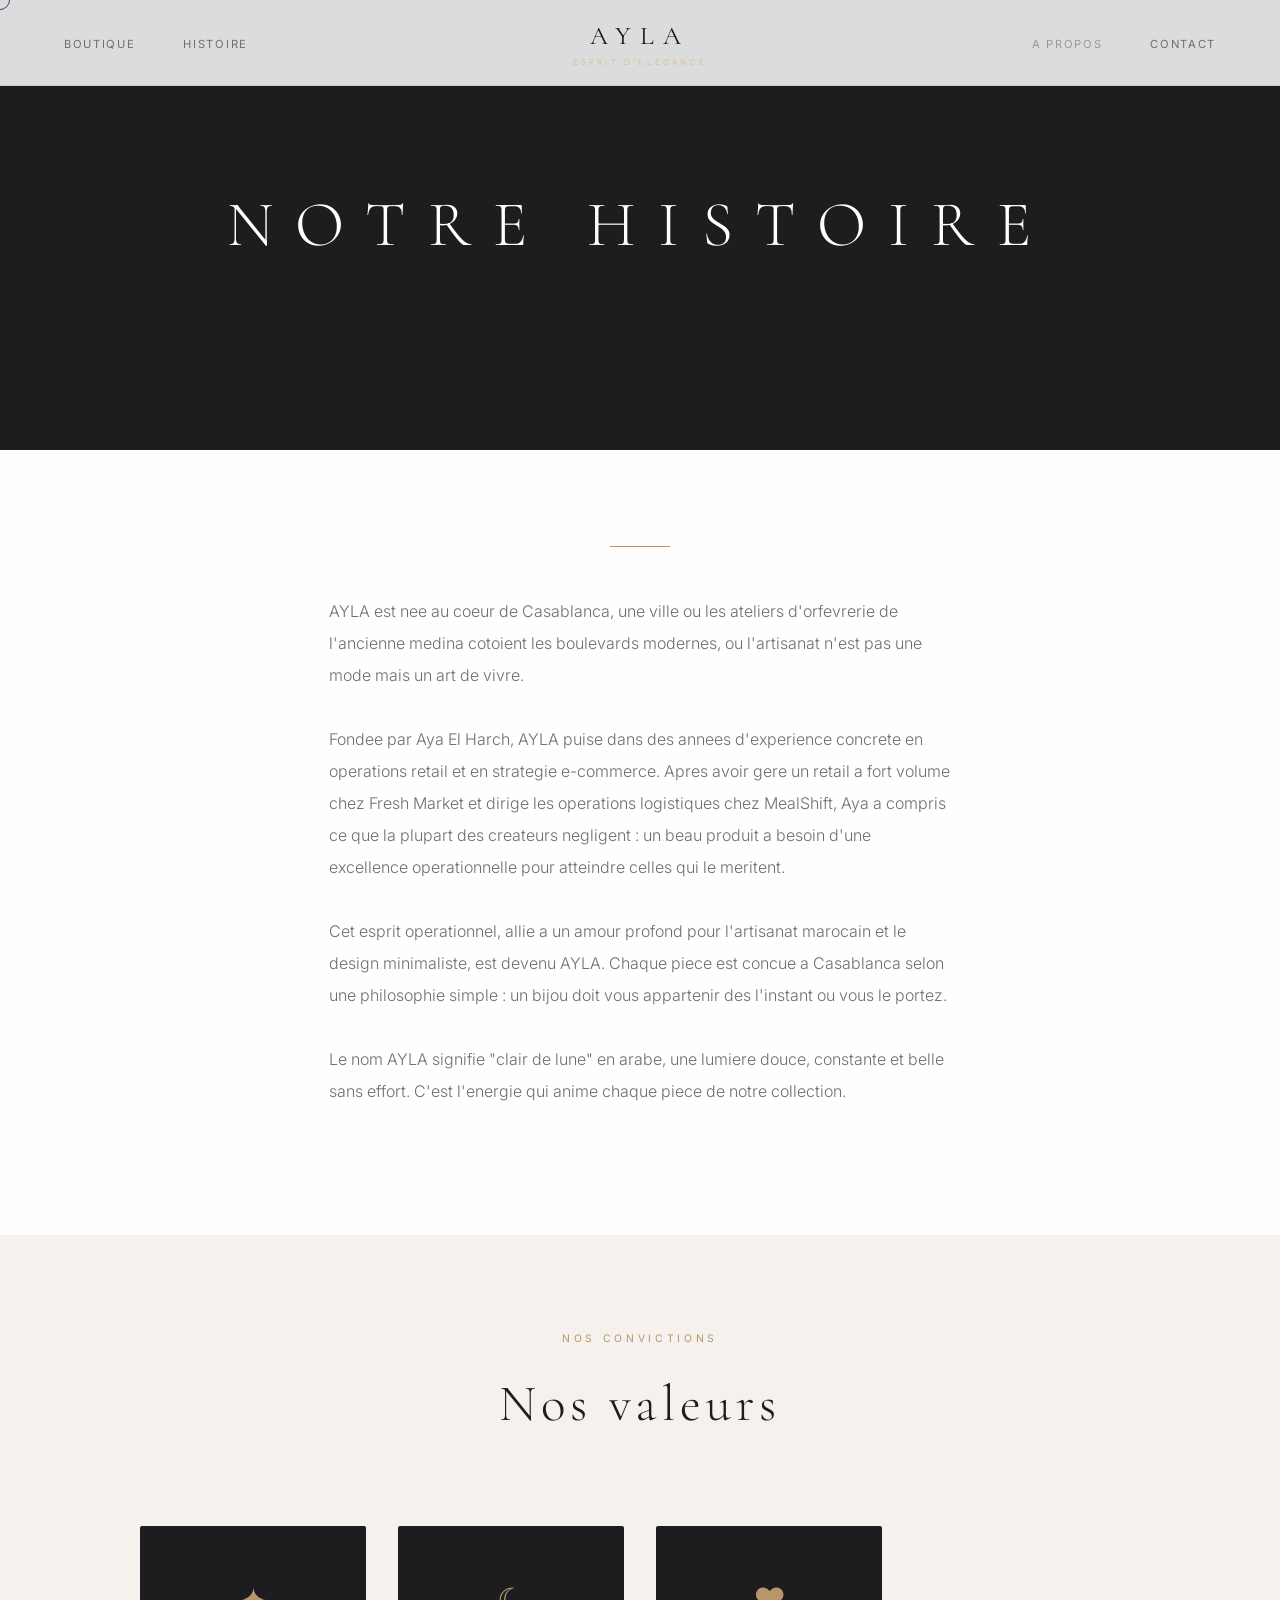
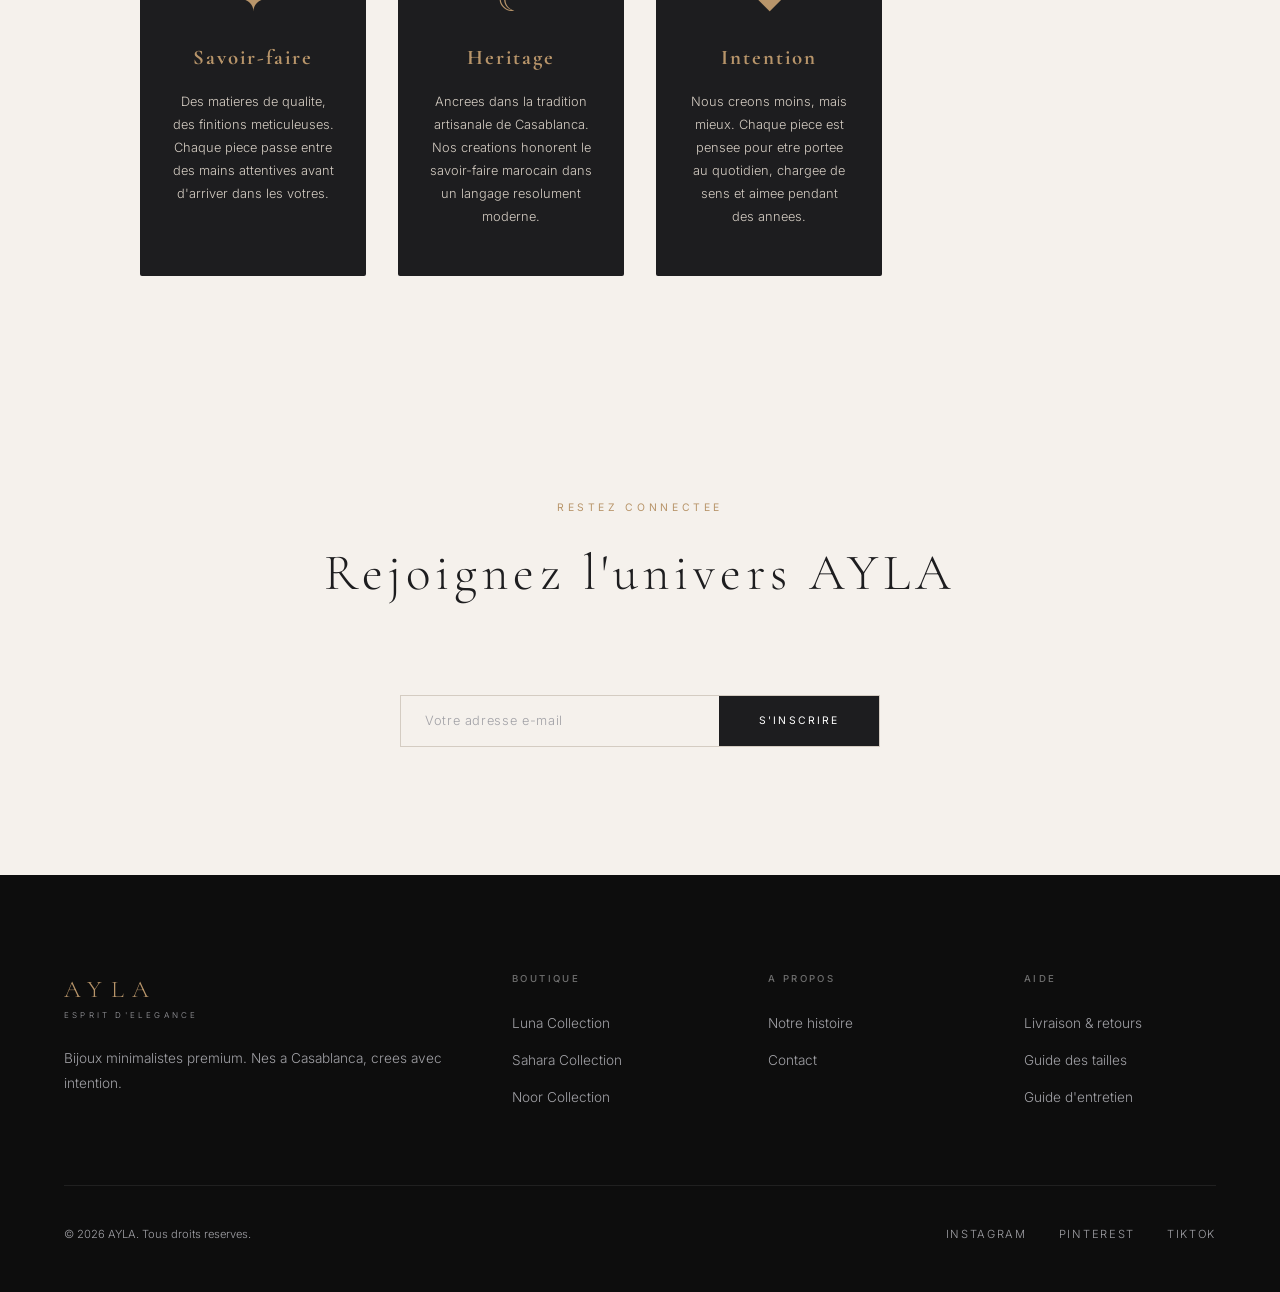
<file: about.html>
<!DOCTYPE html>
<html lang="fr">
<head>
  <meta charset="UTF-8">
  <meta name="viewport" content="width=device-width, initial-scale=1.0">
  <title>Notre histoire - AYLA | Esprit d'Elegance</title>
  <meta name="description" content="L'histoire d'AYLA, la ou l'heritage marocain rencontre l'elegance moderne du bijou.">
  <link rel="icon" type="image/svg+xml" href="/favicon.svg">
  <link rel="canonical" href="https://aylamaison.com/about.html">
  <meta property="og:title" content="Notre histoire - AYLA | Esprit d'Elegance">
  <meta property="og:description" content="L'histoire d'AYLA, la ou l'heritage marocain rencontre l'elegance moderne du bijou.">
  <meta property="og:url" content="https://aylamaison.com/about.html">
  <meta property="og:type" content="website">
  <meta property="og:image" content="https://aylamaison.com/assets/images/thumbnail.jpg">
  <link rel="stylesheet" href="assets/css/style.css">

  <script type="application/ld+json">
  {
    "@context": "https://schema.org",
    "@type": "AboutPage",
    "@id": "https://aylamaison.com/about.html#page",
    "url": "https://aylamaison.com/about.html",
    "name": "Notre histoire - AYLA | Esprit d'Elegance",
    "description": "L'histoire d'AYLA, la ou l'heritage marocain rencontre l'elegance moderne du bijou.",
    "about": { "@id": "https://aylamaison.com/#org" },
    "mainEntity": { "@id": "https://aylamaison.com/#org" },
    "inLanguage": "fr"
  }
  </script>
</head>
<body>

  <div class="custom-cursor" id="cursor"></div>

  <nav class="nav solid" id="nav">
    <ul class="nav-links">
      <li><a href="shop.html">Boutique</a></li>
      <li><a href="index.html#story">Histoire</a></li>
    </ul>
    <div class="nav-logo">
      <a href="index.html">
        <div class="nav-logo-text">AYLA</div>
        <div class="nav-logo-sub">Esprit d'Elegance</div>
      </a>
    </div>
    <ul class="nav-links">
      <li><a href="about.html" style="opacity:0.6;">A propos</a></li>
      <li><a href="contact.html">Contact</a></li>
    </ul>
    <div class="nav-toggle" onclick="document.querySelector('.nav-links').classList.toggle('open')">
      <span></span><span></span><span></span>
    </div>
  </nav>

  <section class="page-hero">
    <h1 class="page-hero-title">Notre histoire</h1>
  </section>

  <section class="about-content">
    <div style="width:60px;height:1px;background:var(--gold);margin:0 auto 3rem;"></div>

    <p class="reveal">
      AYLA est nee au coeur de Casablanca, une ville ou les ateliers d'orfevrerie de
      l'ancienne medina cotoient les boulevards modernes, ou l'artisanat n'est pas
      une mode mais un art de vivre.
    </p>
    <p class="reveal">
      Fondee par Aya El Harch, AYLA puise dans des annees d'experience concrete en
      operations retail et en strategie e-commerce. Apres avoir gere un retail a fort
      volume chez Fresh Market et dirige les operations logistiques chez MealShift, Aya
      a compris ce que la plupart des createurs negligent : un beau produit a besoin
      d'une excellence operationnelle pour atteindre celles qui le meritent.
    </p>
    <p class="reveal">
      Cet esprit operationnel, allie a un amour profond pour l'artisanat marocain et le
      design minimaliste, est devenu AYLA. Chaque piece est concue a Casablanca selon une
      philosophie simple : un bijou doit vous appartenir des l'instant ou vous le portez.
    </p>
    <p class="reveal">
      Le nom AYLA signifie "clair de lune" en arabe, une lumiere douce, constante et belle
      sans effort. C'est l'energie qui anime chaque piece de notre collection.
    </p>
  </section>

  <!-- Values -->
  <section style="padding:6rem 5%;background:var(--cream-warm);">
    <div class="section-header">
      <p class="section-label reveal">Nos convictions</p>
      <h2 class="section-title reveal reveal-delay-1">Nos valeurs</h2>
    </div>
    <div class="products-grid" style="max-width:1000px;margin:0 auto;">
      <div class="reveal" style="text-align:center;padding:3rem 2rem;background:var(--charcoal);border-radius:2px;">
        <div style="font-size:2rem;color:var(--gold);margin-bottom:1rem;">&#10022;</div>
        <h3 style="font-family:var(--font-display);font-size:1.3rem;color:var(--gold);letter-spacing:0.1em;margin-bottom:1rem;">Savoir-faire</h3>
        <p style="font-size:0.8rem;color:var(--stone);line-height:1.8;font-weight:300;">Des matieres de qualite, des finitions meticuleuses. Chaque piece passe entre des mains attentives avant d'arriver dans les votres.</p>
      </div>
      <div class="reveal reveal-delay-1" style="text-align:center;padding:3rem 2rem;background:var(--charcoal);border-radius:2px;">
        <div style="font-size:2rem;color:var(--gold);margin-bottom:1rem;">&#9790;</div>
        <h3 style="font-family:var(--font-display);font-size:1.3rem;color:var(--gold);letter-spacing:0.1em;margin-bottom:1rem;">Heritage</h3>
        <p style="font-size:0.8rem;color:var(--stone);line-height:1.8;font-weight:300;">Ancrees dans la tradition artisanale de Casablanca. Nos creations honorent le savoir-faire marocain dans un langage resolument moderne.</p>
      </div>
      <div class="reveal reveal-delay-2" style="text-align:center;padding:3rem 2rem;background:var(--charcoal);border-radius:2px;">
        <div style="font-size:2rem;color:var(--gold);margin-bottom:1rem;">&#9829;</div>
        <h3 style="font-family:var(--font-display);font-size:1.3rem;color:var(--gold);letter-spacing:0.1em;margin-bottom:1rem;">Intention</h3>
        <p style="font-size:0.8rem;color:var(--stone);line-height:1.8;font-weight:300;">Nous creons moins, mais mieux. Chaque piece est pensee pour etre portee au quotidien, chargee de sens et aimee pendant des annees.</p>
      </div>
    </div>
  </section>

  <!-- Newsletter -->
  <section class="newsletter">
    <div class="section-header">
      <p class="section-label reveal">Restez connectee</p>
      <h2 class="section-title reveal reveal-delay-1">Rejoignez l'univers AYLA</h2>
    </div>
    <form class="newsletter-form reveal reveal-delay-2" onsubmit="event.preventDefault(); this.querySelector('button').textContent='Merci'; this.querySelector('input').value='';">
      <input type="email" class="newsletter-input" placeholder="Votre adresse e-mail" required>
      <button type="submit" class="newsletter-btn">S'inscrire</button>
    </form>
  </section>

  <footer class="footer">
    <div class="footer-top">
      <div>
        <div class="footer-brand-name">AYLA</div>
        <div class="footer-brand-sub">Esprit d'Elegance</div>
        <p class="footer-brand-text">Bijoux minimalistes premium. Nes a Casablanca, crees avec intention.</p>
      </div>
      <div class="footer-col">
        <h4>Boutique</h4>
        <ul>
          <li><a href="index.html#collections">Luna Collection</a></li>
          <li><a href="index.html#collections">Sahara Collection</a></li>
          <li><a href="index.html#collections">Noor Collection</a></li>
        </ul>
      </div>
      <div class="footer-col">
        <h4>A propos</h4>
        <ul>
          <li><a href="about.html">Notre histoire</a></li>
          <li><a href="contact.html">Contact</a></li>
        </ul>
      </div>
      <div class="footer-col">
        <h4>Aide</h4>
        <ul>
          <li><a href="#">Livraison & retours</a></li>
          <li><a href="#">Guide des tailles</a></li>
          <li><a href="#">Guide d'entretien</a></li>
        </ul>
      </div>
    </div>
    <div class="footer-bottom">
      <p>&copy; 2026 AYLA. Tous droits reserves.</p>
      <div class="footer-social">
        <a href="#">Instagram</a>
        <a href="#">Pinterest</a>
        <a href="#">TikTok</a>
      </div>
    </div>
  </footer>

  <script>
    const cursor = document.getElementById('cursor');
    let cx=0,cy=0,px=0,py=0;
    document.addEventListener('mousemove',e=>{cx=e.clientX;cy=e.clientY;});
    function ac(){px+=(cx-px)*0.12;py+=(cy-py)*0.12;cursor.style.left=px+'px';cursor.style.top=py+'px';requestAnimationFrame(ac);}ac();
    document.querySelectorAll('a,button').forEach(el=>{el.addEventListener('mouseenter',()=>cursor.classList.add('hovering'));el.addEventListener('mouseleave',()=>cursor.classList.remove('hovering'));});
    const ro=new IntersectionObserver(e=>{e.forEach(en=>{if(en.isIntersecting)en.target.classList.add('visible');});},{threshold:0.15,rootMargin:'0px 0px -60px 0px'});
    document.querySelectorAll('.reveal').forEach(el=>ro.observe(el));
  </script>
</body>
</html>
</file>
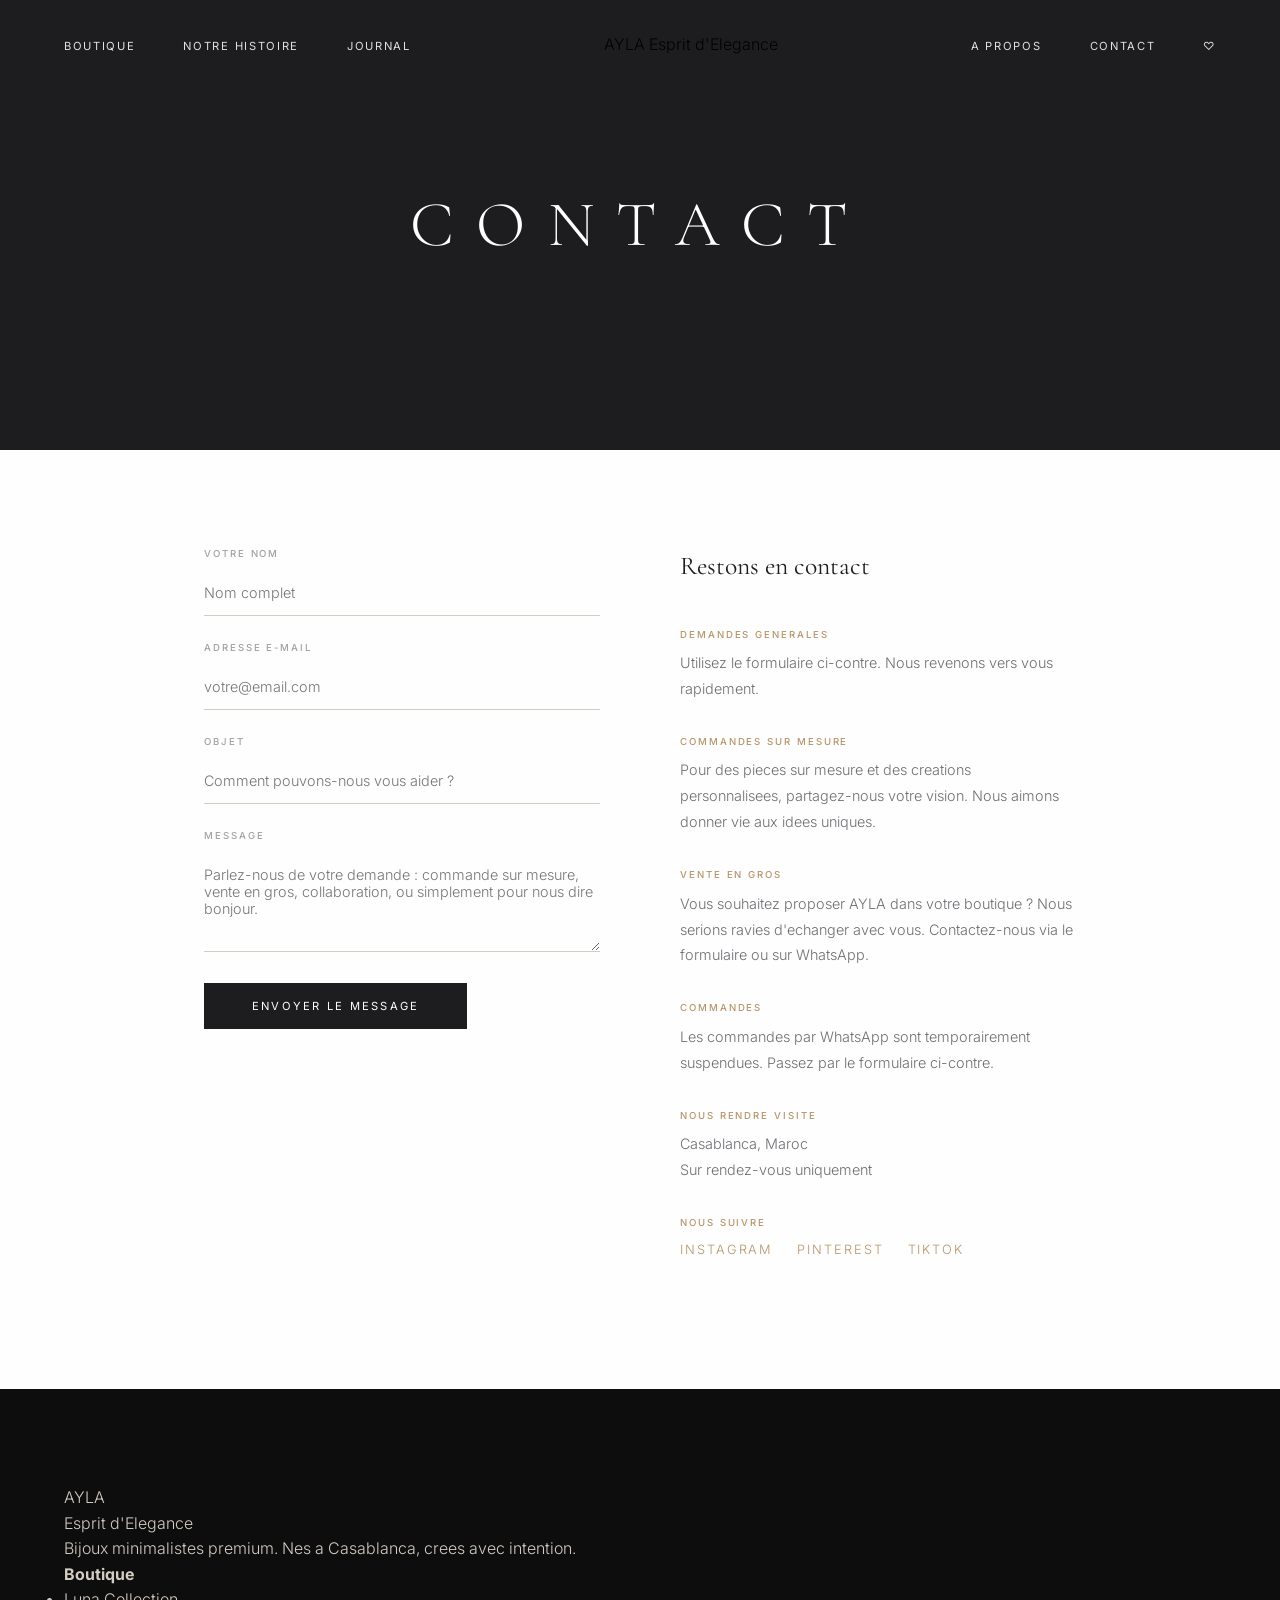
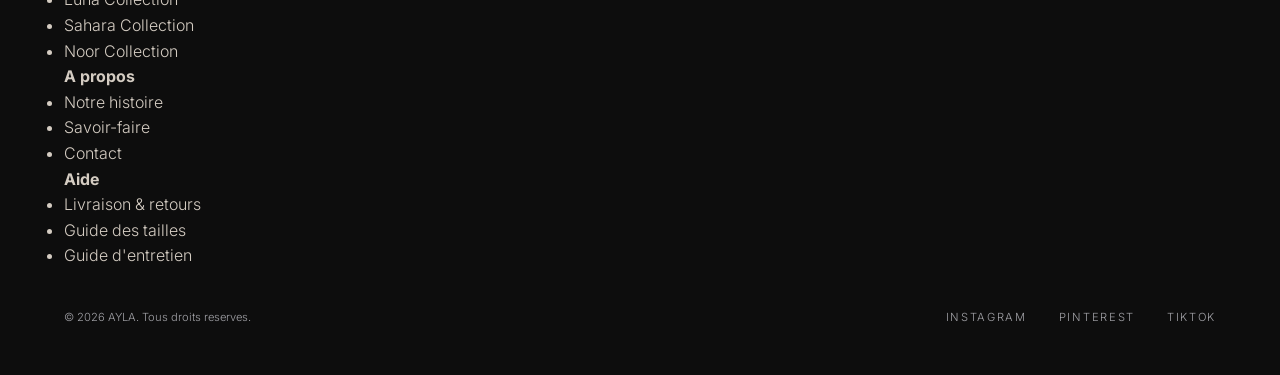
<file: contact.html>
<!DOCTYPE html>
<html lang="fr">
<head>
  <meta charset="UTF-8">
  <meta name="viewport" content="width=device-width, initial-scale=1.0">
  <title>Contact - AYLA | Esprit d'Elegance</title>
  <meta name="description" content="Contactez AYLA. Commandes sur mesure, demandes de gros et propositions de collaboration.">
  <link rel="icon" type="image/svg+xml" href="/favicon.svg">
  <link rel="canonical" href="https://aylamaison.com/contact.html">
  <meta property="og:title" content="Contact - AYLA | Esprit d'Elegance">
  <meta property="og:description" content="Contactez AYLA. Commandes sur mesure, demandes de gros et propositions de collaboration.">
  <meta property="og:url" content="https://aylamaison.com/contact.html">
  <meta property="og:type" content="website">
  <meta property="og:image" content="https://aylamaison.com/assets/images/thumbnail.jpg">
  <link rel="stylesheet" href="assets/css/style.css">

  <script type="application/ld+json">
  {
    "@context": "https://schema.org",
    "@graph": [
      {
        "@type": "Organization",
        "@id": "https://aylamaison.com/#org",
        "name": "AYLA",
        "url": "https://aylamaison.com/",
        "contactPoint": {
          "@type": "ContactPoint",
          "contactType": "customer service",
          "areaServed": "MA",
          "availableLanguage": ["en", "fr", "ar"]
        }
      },
      {
        "@type": "ContactPage",
        "@id": "https://aylamaison.com/contact.html#page",
        "url": "https://aylamaison.com/contact.html",
        "name": "Contact - AYLA | Esprit d'Elegance",
        "description": "Contactez AYLA. Commandes sur mesure, demandes de gros et propositions de collaboration.",
        "about": { "@id": "https://aylamaison.com/#org" },
        "inLanguage": "fr"
      }
    ]
  }
  </script>
</head>
<body>

  <!-- ═══ Navigation ═══ -->
  <nav class="nav scrolled" id="nav">
    <div class="nav-toggle" onclick="document.querySelector('.nav-links').classList.toggle('open')">
      <span></span><span></span><span></span>
    </div>
    <ul class="nav-links">
      <li><a href="shop.html">Boutique</a></li>
      <li><a href="about.html">Notre histoire</a></li>
      <li><a href="index.html#journal">Journal</a></li>
    </ul>
    <div class="nav-logo">
      <a href="index.html">
        <span class="brand-name">AYLA</span>
        <span class="brand-tagline">Esprit d'Elegance</span>
      </a>
    </div>
    <ul class="nav-links">
      <li><a href="about.html">A propos</a></li>
      <li><a href="contact.html" class="active">Contact</a></li>
      <li><a href="#" class="nav-icon">&#9825;</a></li>
    </ul>
  </nav>

  <!-- ═══ Page Hero ═══ -->
  <section class="page-hero">
    <h1 class="page-hero-title">Contact</h1>
  </section>

  <!-- ═══ Contact Content ═══ -->
  <div class="contact-grid">
    <form class="contact-form fade-in" onsubmit="event.preventDefault(); this.querySelector('.form-submit').textContent='Message envoye'; this.reset();">
      <div class="form-group">
        <label for="name">Votre nom</label>
        <input type="text" id="name" placeholder="Nom complet" required>
      </div>
      <div class="form-group">
        <label for="email">Adresse e-mail</label>
        <input type="email" id="email" placeholder="votre@email.com" required>
      </div>
      <div class="form-group">
        <label for="subject">Objet</label>
        <input type="text" id="subject" placeholder="Comment pouvons-nous vous aider ?">
      </div>
      <div class="form-group">
        <label for="message">Message</label>
        <textarea id="message" placeholder="Parlez-nous de votre demande : commande sur mesure, vente en gros, collaboration, ou simplement pour nous dire bonjour." required></textarea>
      </div>
      <button type="submit" class="form-submit">Envoyer le message</button>
    </form>

    <div class="contact-info fade-in">
      <h3>Restons en contact</h3>
      <div class="contact-detail">
        <h4>Demandes generales</h4>
        <p>Utilisez le formulaire ci-contre. Nous revenons vers vous rapidement.</p>
      </div>
      <div class="contact-detail">
        <h4>Commandes sur mesure</h4>
        <p>Pour des pieces sur mesure et des creations personnalisees, partagez-nous votre vision. Nous aimons donner vie aux idees uniques.</p>
      </div>
      <div class="contact-detail">
        <h4>Vente en gros</h4>
        <p>Vous souhaitez proposer AYLA dans votre boutique ? Nous serions ravies d'echanger avec vous. Contactez-nous via le formulaire ou sur WhatsApp.</p>
      </div>
      <div class="contact-detail">
        <h4>Commandes</h4>
        <p>Les commandes par WhatsApp sont temporairement suspendues. Passez par le formulaire ci-contre.</p>
      </div>
      <div class="contact-detail">
        <h4>Nous rendre visite</h4>
        <p>Casablanca, Maroc<br>Sur rendez-vous uniquement</p>
      </div>
      <div class="contact-detail">
        <h4>Nous suivre</h4>
        <p style="display:flex;gap:1.5rem;">
          <a href="#" style="color:var(--gold);font-size:0.8rem;letter-spacing:0.15em;text-transform:uppercase;">Instagram</a>
          <a href="#" style="color:var(--gold);font-size:0.8rem;letter-spacing:0.15em;text-transform:uppercase;">Pinterest</a>
          <a href="#" style="color:var(--gold);font-size:0.8rem;letter-spacing:0.15em;text-transform:uppercase;">TikTok</a>
        </p>
      </div>
    </div>
  </div>

  <!-- ═══ Footer ═══ -->
  <footer class="footer">
    <div class="footer-grid">
      <div class="footer-brand">
        <div class="brand-name">AYLA</div>
        <div class="brand-tagline">Esprit d'Elegance</div>
        <p>Bijoux minimalistes premium. Nes a Casablanca, crees avec intention.</p>
      </div>
      <div class="footer-column">
        <h4>Boutique</h4>
        <ul>
          <li><a href="index.html#collections">Luna Collection</a></li>
          <li><a href="index.html#collections">Sahara Collection</a></li>
          <li><a href="index.html#collections">Noor Collection</a></li>
        </ul>
      </div>
      <div class="footer-column">
        <h4>A propos</h4>
        <ul>
          <li><a href="about.html">Notre histoire</a></li>
          <li><a href="#">Savoir-faire</a></li>
          <li><a href="contact.html">Contact</a></li>
        </ul>
      </div>
      <div class="footer-column">
        <h4>Aide</h4>
        <ul>
          <li><a href="#">Livraison & retours</a></li>
          <li><a href="#">Guide des tailles</a></li>
          <li><a href="#">Guide d'entretien</a></li>
        </ul>
      </div>
    </div>
    <div class="footer-bottom">
      <p>&copy; 2026 AYLA. Tous droits reserves.</p>
      <div class="footer-social">
        <a href="#">Instagram</a>
        <a href="#">Pinterest</a>
        <a href="#">TikTok</a>
      </div>
    </div>
  </footer>

  <script>
    const observer = new IntersectionObserver((entries) => {
      entries.forEach(entry => {
        if (entry.isIntersecting) entry.target.classList.add('visible');
      });
    }, { threshold: 0.1, rootMargin: '0px 0px -50px 0px' });
    document.querySelectorAll('.fade-in').forEach(el => observer.observe(el));
  </script>
</body>
</html>
</file>
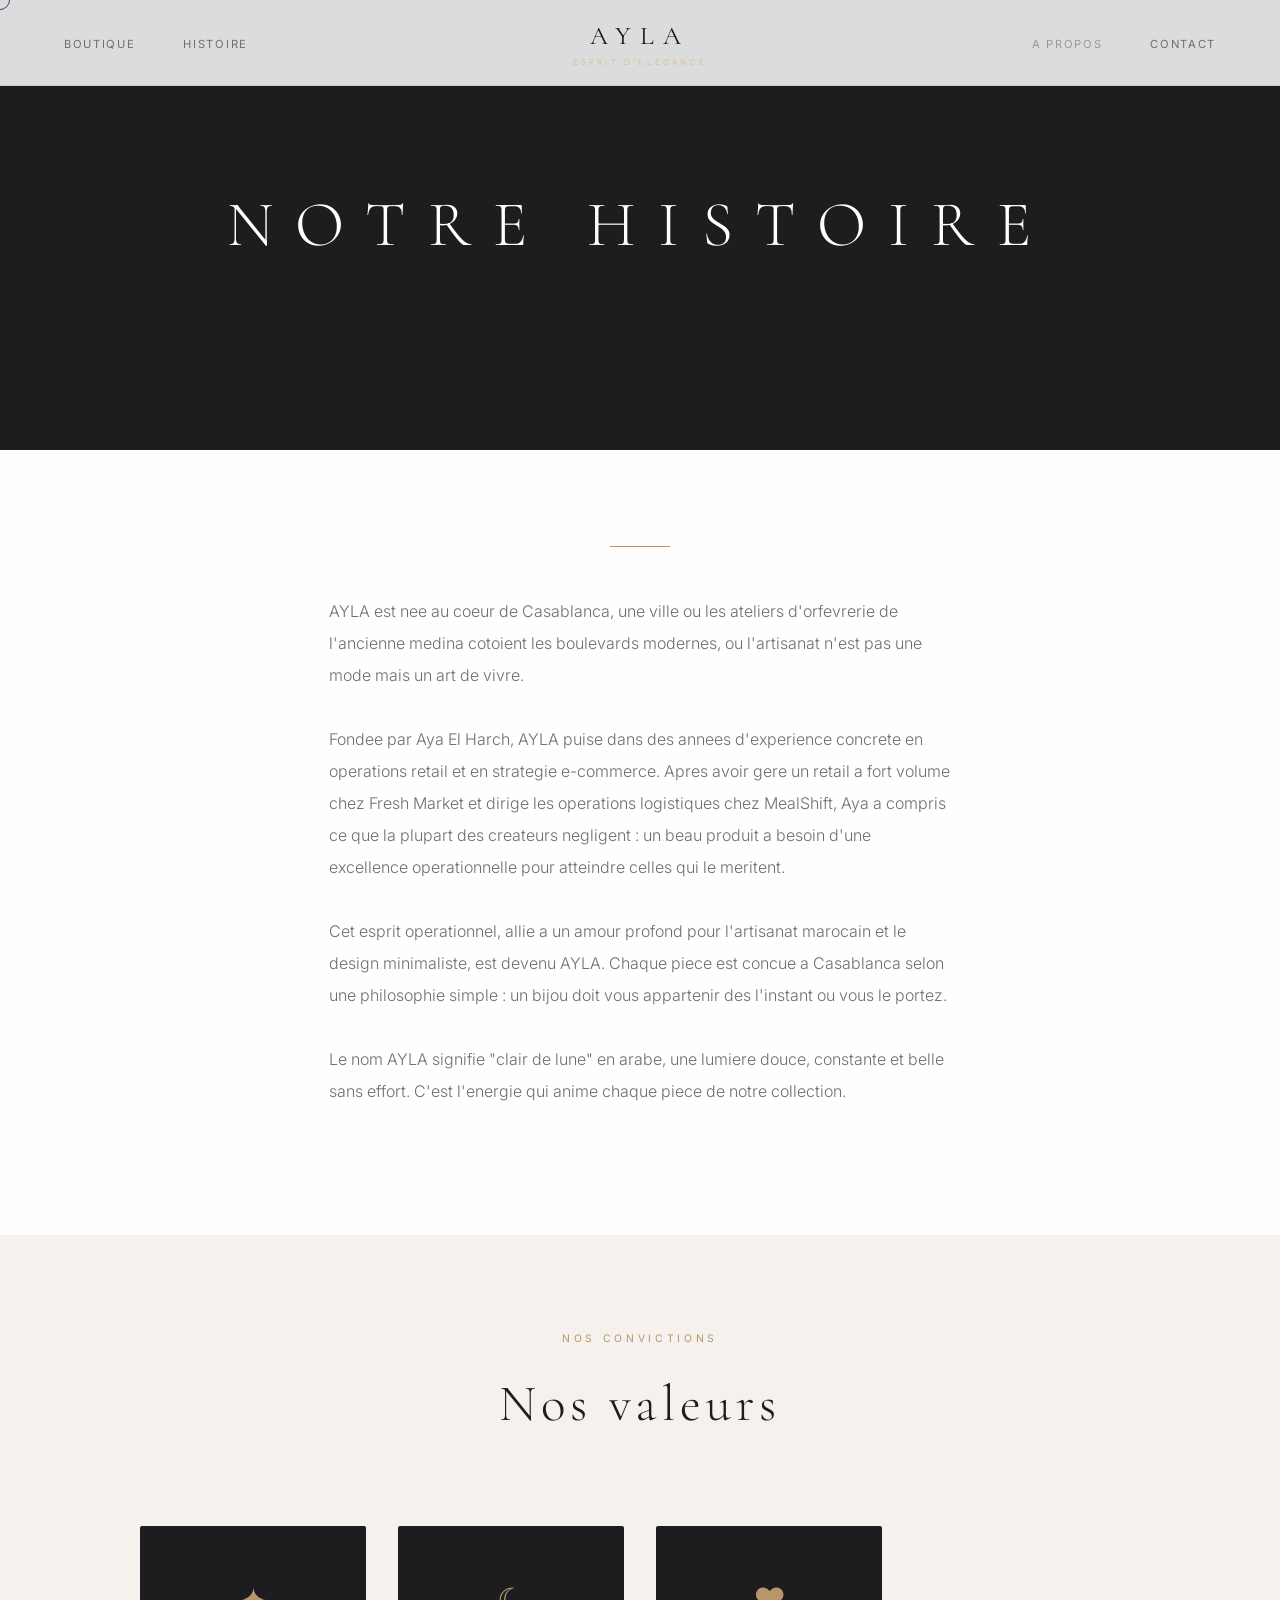
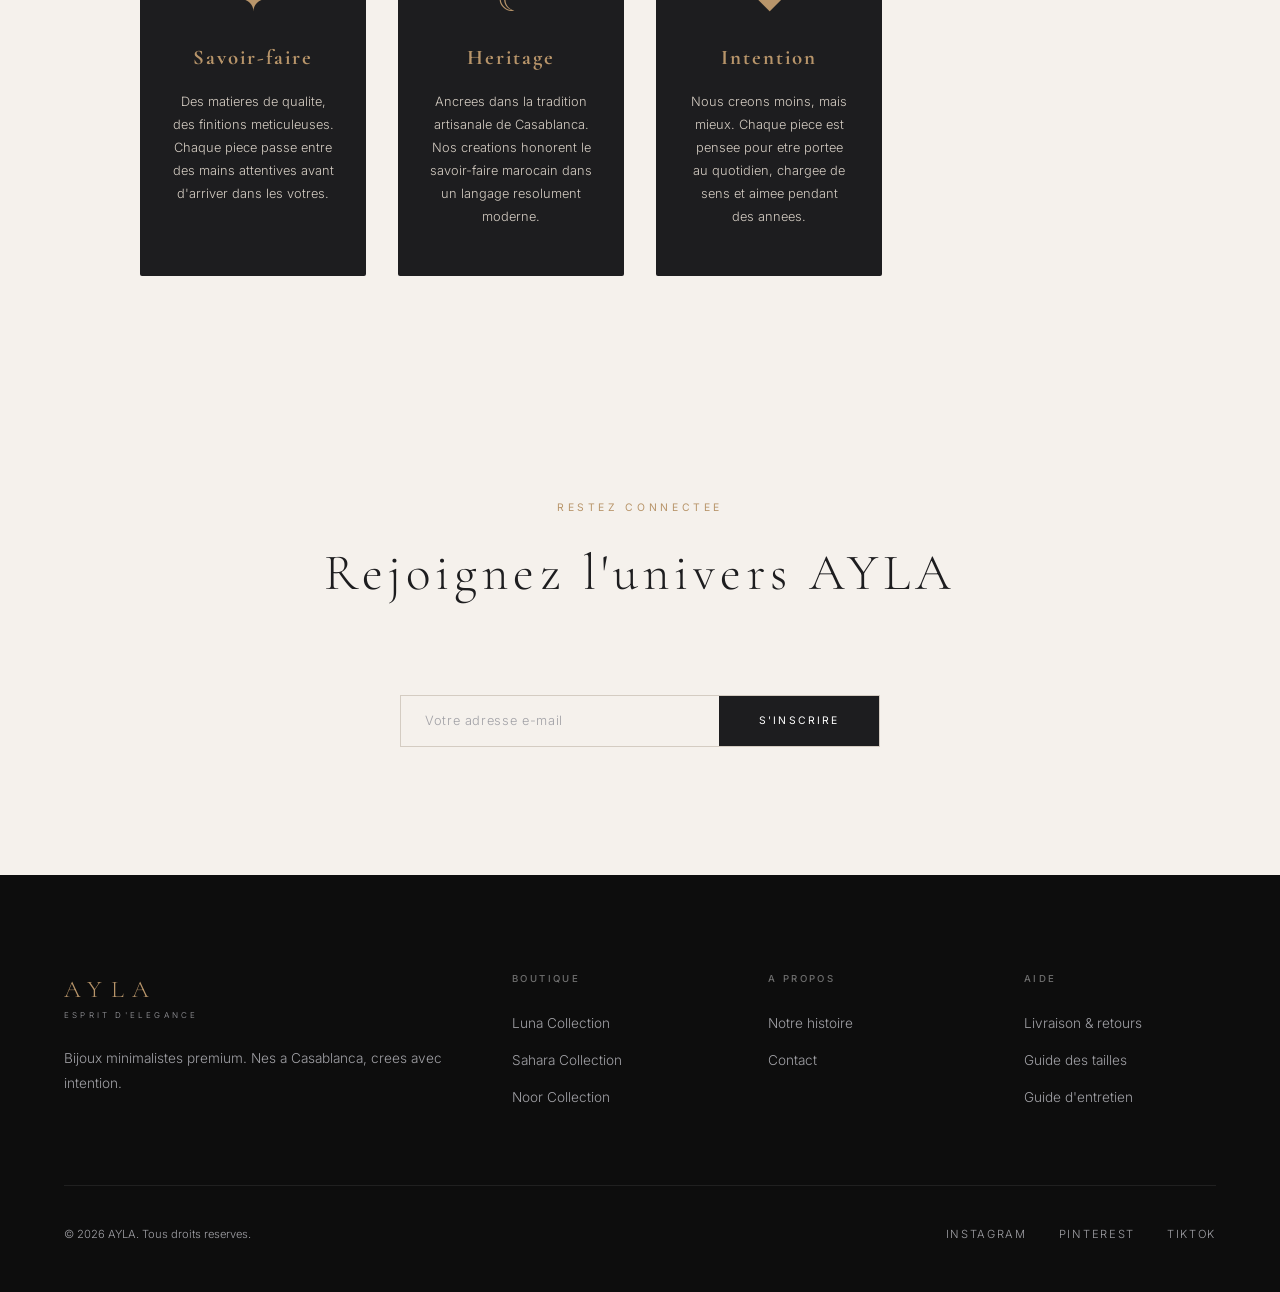
<file: ayla/about.html>
<!DOCTYPE html>
<html lang="fr">
<head>
  <meta charset="UTF-8">
  <meta name="viewport" content="width=device-width, initial-scale=1.0">
  <title>Notre histoire - AYLA | Esprit d'Elegance</title>
  <meta name="description" content="L'histoire d'AYLA, la ou l'heritage marocain rencontre l'elegance moderne du bijou.">
  <link rel="stylesheet" href="assets/css/style.css">
</head>
<body>

  <div class="custom-cursor" id="cursor"></div>

  <nav class="nav solid" id="nav">
    <ul class="nav-links">
      <li><a href="shop.html">Boutique</a></li>
      <li><a href="index.html#story">Histoire</a></li>
    </ul>
    <div class="nav-logo">
      <a href="index.html">
        <div class="nav-logo-text">AYLA</div>
        <div class="nav-logo-sub">Esprit d'Elegance</div>
      </a>
    </div>
    <ul class="nav-links">
      <li><a href="about.html" style="opacity:0.6;">A propos</a></li>
      <li><a href="contact.html">Contact</a></li>
    </ul>
    <div class="nav-toggle" onclick="document.querySelector('.nav-links').classList.toggle('open')">
      <span></span><span></span><span></span>
    </div>
  </nav>

  <section class="page-hero">
    <h1 class="page-hero-title">Notre histoire</h1>
  </section>

  <section class="about-content">
    <div style="width:60px;height:1px;background:var(--gold);margin:0 auto 3rem;"></div>

    <p class="reveal">
      AYLA est nee au coeur de Casablanca, une ville ou les ateliers d'orfevrerie de
      l'ancienne medina cotoient les boulevards modernes, ou l'artisanat n'est pas
      une mode mais un art de vivre.
    </p>
    <p class="reveal">
      Fondee par Aya El Harch, AYLA puise dans des annees d'experience concrete en
      operations retail et en strategie e-commerce. Apres avoir gere un retail a fort
      volume chez Fresh Market et dirige les operations logistiques chez MealShift, Aya
      a compris ce que la plupart des createurs negligent : un beau produit a besoin
      d'une excellence operationnelle pour atteindre celles qui le meritent.
    </p>
    <p class="reveal">
      Cet esprit operationnel, allie a un amour profond pour l'artisanat marocain et le
      design minimaliste, est devenu AYLA. Chaque piece est concue a Casablanca selon une
      philosophie simple : un bijou doit vous appartenir des l'instant ou vous le portez.
    </p>
    <p class="reveal">
      Le nom AYLA signifie "clair de lune" en arabe, une lumiere douce, constante et belle
      sans effort. C'est l'energie qui anime chaque piece de notre collection.
    </p>
  </section>

  <!-- Values -->
  <section style="padding:6rem 5%;background:var(--cream-warm);">
    <div class="section-header">
      <p class="section-label reveal">Nos convictions</p>
      <h2 class="section-title reveal reveal-delay-1">Nos valeurs</h2>
    </div>
    <div class="products-grid" style="max-width:1000px;margin:0 auto;">
      <div class="reveal" style="text-align:center;padding:3rem 2rem;background:var(--charcoal);border-radius:2px;">
        <div style="font-size:2rem;color:var(--gold);margin-bottom:1rem;">&#10022;</div>
        <h3 style="font-family:var(--font-display);font-size:1.3rem;color:var(--gold);letter-spacing:0.1em;margin-bottom:1rem;">Savoir-faire</h3>
        <p style="font-size:0.8rem;color:var(--stone);line-height:1.8;font-weight:300;">Des matieres de qualite, des finitions meticuleuses. Chaque piece passe entre des mains attentives avant d'arriver dans les votres.</p>
      </div>
      <div class="reveal reveal-delay-1" style="text-align:center;padding:3rem 2rem;background:var(--charcoal);border-radius:2px;">
        <div style="font-size:2rem;color:var(--gold);margin-bottom:1rem;">&#9790;</div>
        <h3 style="font-family:var(--font-display);font-size:1.3rem;color:var(--gold);letter-spacing:0.1em;margin-bottom:1rem;">Heritage</h3>
        <p style="font-size:0.8rem;color:var(--stone);line-height:1.8;font-weight:300;">Ancrees dans la tradition artisanale de Casablanca. Nos creations honorent le savoir-faire marocain dans un langage resolument moderne.</p>
      </div>
      <div class="reveal reveal-delay-2" style="text-align:center;padding:3rem 2rem;background:var(--charcoal);border-radius:2px;">
        <div style="font-size:2rem;color:var(--gold);margin-bottom:1rem;">&#9829;</div>
        <h3 style="font-family:var(--font-display);font-size:1.3rem;color:var(--gold);letter-spacing:0.1em;margin-bottom:1rem;">Intention</h3>
        <p style="font-size:0.8rem;color:var(--stone);line-height:1.8;font-weight:300;">Nous creons moins, mais mieux. Chaque piece est pensee pour etre portee au quotidien, chargee de sens et aimee pendant des annees.</p>
      </div>
    </div>
  </section>

  <!-- Newsletter -->
  <section class="newsletter">
    <div class="section-header">
      <p class="section-label reveal">Restez connectee</p>
      <h2 class="section-title reveal reveal-delay-1">Rejoignez l'univers AYLA</h2>
    </div>
    <form class="newsletter-form reveal reveal-delay-2" onsubmit="event.preventDefault(); this.querySelector('button').textContent='Merci'; this.querySelector('input').value='';">
      <input type="email" class="newsletter-input" placeholder="Votre adresse e-mail" required>
      <button type="submit" class="newsletter-btn">S'inscrire</button>
    </form>
  </section>

  <footer class="footer">
    <div class="footer-top">
      <div>
        <div class="footer-brand-name">AYLA</div>
        <div class="footer-brand-sub">Esprit d'Elegance</div>
        <p class="footer-brand-text">Bijoux minimalistes premium. Nes a Casablanca, crees avec intention.</p>
      </div>
      <div class="footer-col">
        <h4>Boutique</h4>
        <ul>
          <li><a href="index.html#collections">Luna Collection</a></li>
          <li><a href="index.html#collections">Sahara Collection</a></li>
          <li><a href="index.html#collections">Noor Collection</a></li>
        </ul>
      </div>
      <div class="footer-col">
        <h4>A propos</h4>
        <ul>
          <li><a href="about.html">Notre histoire</a></li>
          <li><a href="contact.html">Contact</a></li>
        </ul>
      </div>
      <div class="footer-col">
        <h4>Aide</h4>
        <ul>
          <li><a href="#">Livraison & retours</a></li>
          <li><a href="#">Guide des tailles</a></li>
          <li><a href="#">Guide d'entretien</a></li>
        </ul>
      </div>
    </div>
    <div class="footer-bottom">
      <p>&copy; 2026 AYLA. Tous droits reserves.</p>
      <div class="footer-social">
        <a href="#">Instagram</a>
        <a href="#">Pinterest</a>
        <a href="#">TikTok</a>
      </div>
    </div>
  </footer>

  <script>
    const cursor = document.getElementById('cursor');
    let cx=0,cy=0,px=0,py=0;
    document.addEventListener('mousemove',e=>{cx=e.clientX;cy=e.clientY;});
    function ac(){px+=(cx-px)*0.12;py+=(cy-py)*0.12;cursor.style.left=px+'px';cursor.style.top=py+'px';requestAnimationFrame(ac);}ac();
    document.querySelectorAll('a,button').forEach(el=>{el.addEventListener('mouseenter',()=>cursor.classList.add('hovering'));el.addEventListener('mouseleave',()=>cursor.classList.remove('hovering'));});
    const ro=new IntersectionObserver(e=>{e.forEach(en=>{if(en.isIntersecting)en.target.classList.add('visible');});},{threshold:0.15,rootMargin:'0px 0px -60px 0px'});
    document.querySelectorAll('.reveal').forEach(el=>ro.observe(el));
  </script>
</body>
</html>
</file>
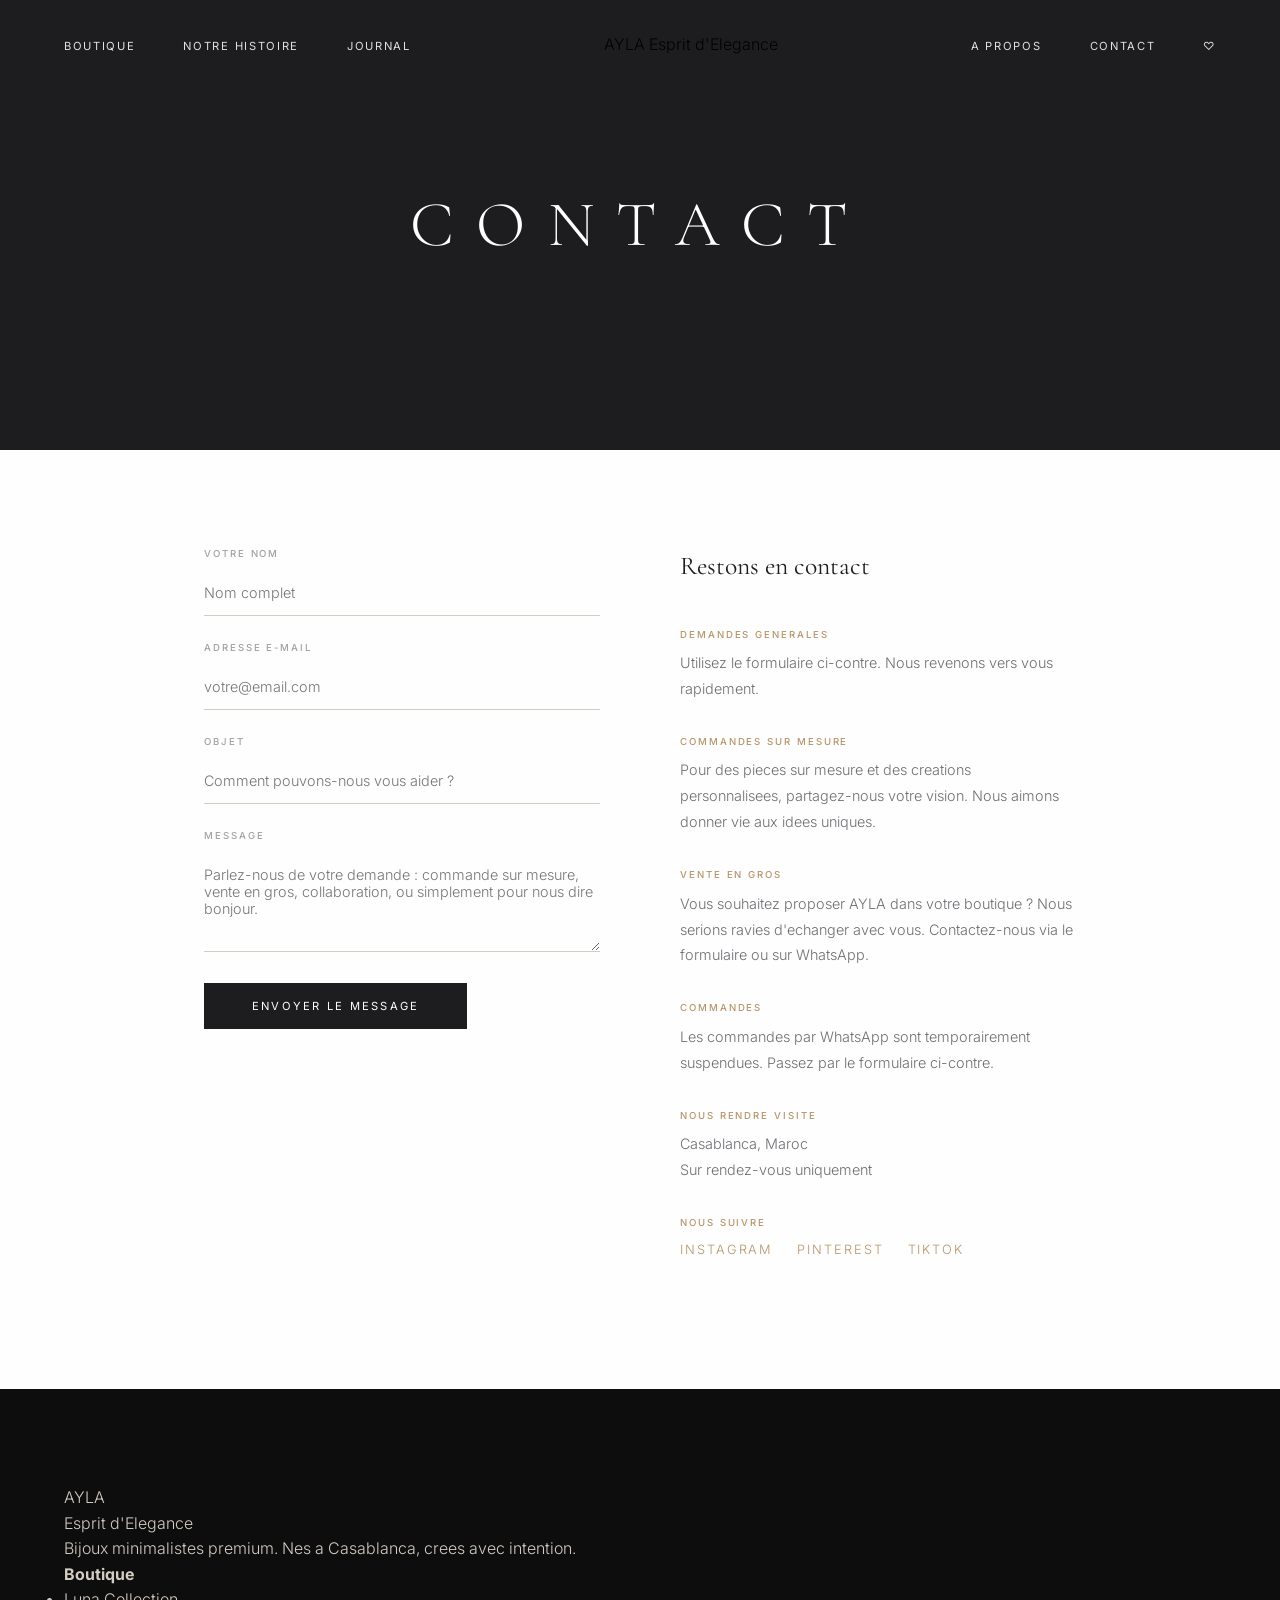
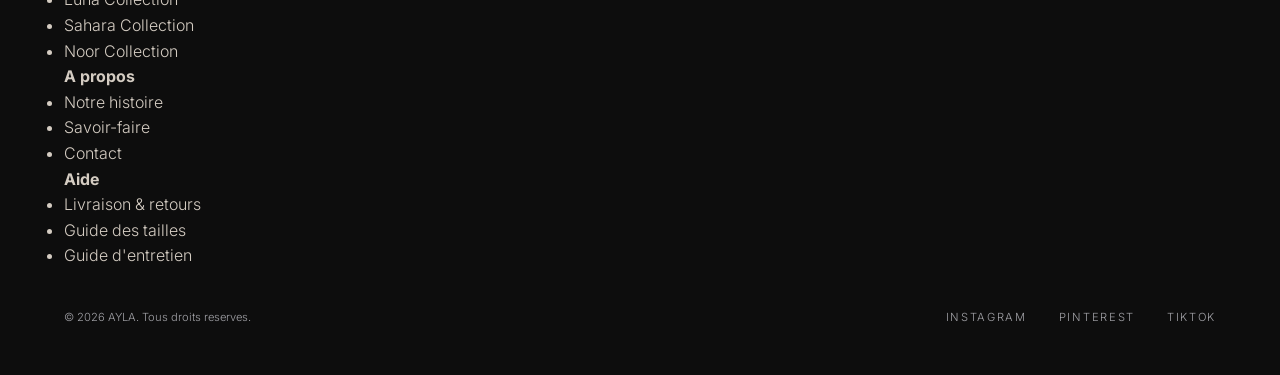
<file: ayla/contact.html>
<!DOCTYPE html>
<html lang="fr">
<head>
  <meta charset="UTF-8">
  <meta name="viewport" content="width=device-width, initial-scale=1.0">
  <title>Contact - AYLA | Esprit d'Elegance</title>
  <meta name="description" content="Contactez AYLA. Commandes sur mesure, demandes de gros et propositions de collaboration.">
  <link rel="stylesheet" href="assets/css/style.css">
</head>
<body>

  <!-- ═══ Navigation ═══ -->
  <nav class="nav scrolled" id="nav">
    <div class="nav-toggle" onclick="document.querySelector('.nav-links').classList.toggle('open')">
      <span></span><span></span><span></span>
    </div>
    <ul class="nav-links">
      <li><a href="shop.html">Boutique</a></li>
      <li><a href="about.html">Notre histoire</a></li>
      <li><a href="index.html#journal">Journal</a></li>
    </ul>
    <div class="nav-logo">
      <a href="index.html">
        <span class="brand-name">AYLA</span>
        <span class="brand-tagline">Esprit d'Elegance</span>
      </a>
    </div>
    <ul class="nav-links">
      <li><a href="about.html">A propos</a></li>
      <li><a href="contact.html" class="active">Contact</a></li>
      <li><a href="#" class="nav-icon">&#9825;</a></li>
    </ul>
  </nav>

  <!-- ═══ Page Hero ═══ -->
  <section class="page-hero">
    <h1 class="page-hero-title">Contact</h1>
  </section>

  <!-- ═══ Contact Content ═══ -->
  <div class="contact-grid">
    <form class="contact-form fade-in" onsubmit="event.preventDefault(); this.querySelector('.form-submit').textContent='Message envoye'; this.reset();">
      <div class="form-group">
        <label for="name">Votre nom</label>
        <input type="text" id="name" placeholder="Nom complet" required>
      </div>
      <div class="form-group">
        <label for="email">Adresse e-mail</label>
        <input type="email" id="email" placeholder="votre@email.com" required>
      </div>
      <div class="form-group">
        <label for="subject">Objet</label>
        <input type="text" id="subject" placeholder="Comment pouvons-nous vous aider ?">
      </div>
      <div class="form-group">
        <label for="message">Message</label>
        <textarea id="message" placeholder="Parlez-nous de votre demande : commande sur mesure, vente en gros, collaboration, ou simplement pour nous dire bonjour." required></textarea>
      </div>
      <button type="submit" class="form-submit">Envoyer le message</button>
    </form>

    <div class="contact-info fade-in">
      <h3>Restons en contact</h3>
      <div class="contact-detail">
        <h4>Demandes generales</h4>
        <p>Utilisez le formulaire ci-contre. Nous revenons vers vous rapidement.</p>
      </div>
      <div class="contact-detail">
        <h4>Commandes sur mesure</h4>
        <p>Pour des pieces sur mesure et des creations personnalisees, partagez-nous votre vision. Nous aimons donner vie aux idees uniques.</p>
      </div>
      <div class="contact-detail">
        <h4>Vente en gros</h4>
        <p>Vous souhaitez proposer AYLA dans votre boutique ? Nous serions ravies d'echanger avec vous. Contactez-nous via le formulaire ou sur WhatsApp.</p>
      </div>
      <div class="contact-detail">
        <h4>Commandes</h4>
        <p>Les commandes par WhatsApp sont temporairement suspendues. Passez par le formulaire ci-contre.</p>
      </div>
      <div class="contact-detail">
        <h4>Nous rendre visite</h4>
        <p>Casablanca, Maroc<br>Sur rendez-vous uniquement</p>
      </div>
      <div class="contact-detail">
        <h4>Nous suivre</h4>
        <p style="display:flex;gap:1.5rem;">
          <a href="#" style="color:var(--gold);font-size:0.8rem;letter-spacing:0.15em;text-transform:uppercase;">Instagram</a>
          <a href="#" style="color:var(--gold);font-size:0.8rem;letter-spacing:0.15em;text-transform:uppercase;">Pinterest</a>
          <a href="#" style="color:var(--gold);font-size:0.8rem;letter-spacing:0.15em;text-transform:uppercase;">TikTok</a>
        </p>
      </div>
    </div>
  </div>

  <!-- ═══ Footer ═══ -->
  <footer class="footer">
    <div class="footer-grid">
      <div class="footer-brand">
        <div class="brand-name">AYLA</div>
        <div class="brand-tagline">Esprit d'Elegance</div>
        <p>Bijoux minimalistes premium. Nes a Casablanca, crees avec intention.</p>
      </div>
      <div class="footer-column">
        <h4>Boutique</h4>
        <ul>
          <li><a href="index.html#collections">Luna Collection</a></li>
          <li><a href="index.html#collections">Sahara Collection</a></li>
          <li><a href="index.html#collections">Noor Collection</a></li>
        </ul>
      </div>
      <div class="footer-column">
        <h4>A propos</h4>
        <ul>
          <li><a href="about.html">Notre histoire</a></li>
          <li><a href="#">Savoir-faire</a></li>
          <li><a href="contact.html">Contact</a></li>
        </ul>
      </div>
      <div class="footer-column">
        <h4>Aide</h4>
        <ul>
          <li><a href="#">Livraison & retours</a></li>
          <li><a href="#">Guide des tailles</a></li>
          <li><a href="#">Guide d'entretien</a></li>
        </ul>
      </div>
    </div>
    <div class="footer-bottom">
      <p>&copy; 2026 AYLA. Tous droits reserves.</p>
      <div class="footer-social">
        <a href="#">Instagram</a>
        <a href="#">Pinterest</a>
        <a href="#">TikTok</a>
      </div>
    </div>
  </footer>

  <script>
    const observer = new IntersectionObserver((entries) => {
      entries.forEach(entry => {
        if (entry.isIntersecting) entry.target.classList.add('visible');
      });
    }, { threshold: 0.1, rootMargin: '0px 0px -50px 0px' });
    document.querySelectorAll('.fade-in').forEach(el => observer.observe(el));
  </script>
</body>
</html>
</file>
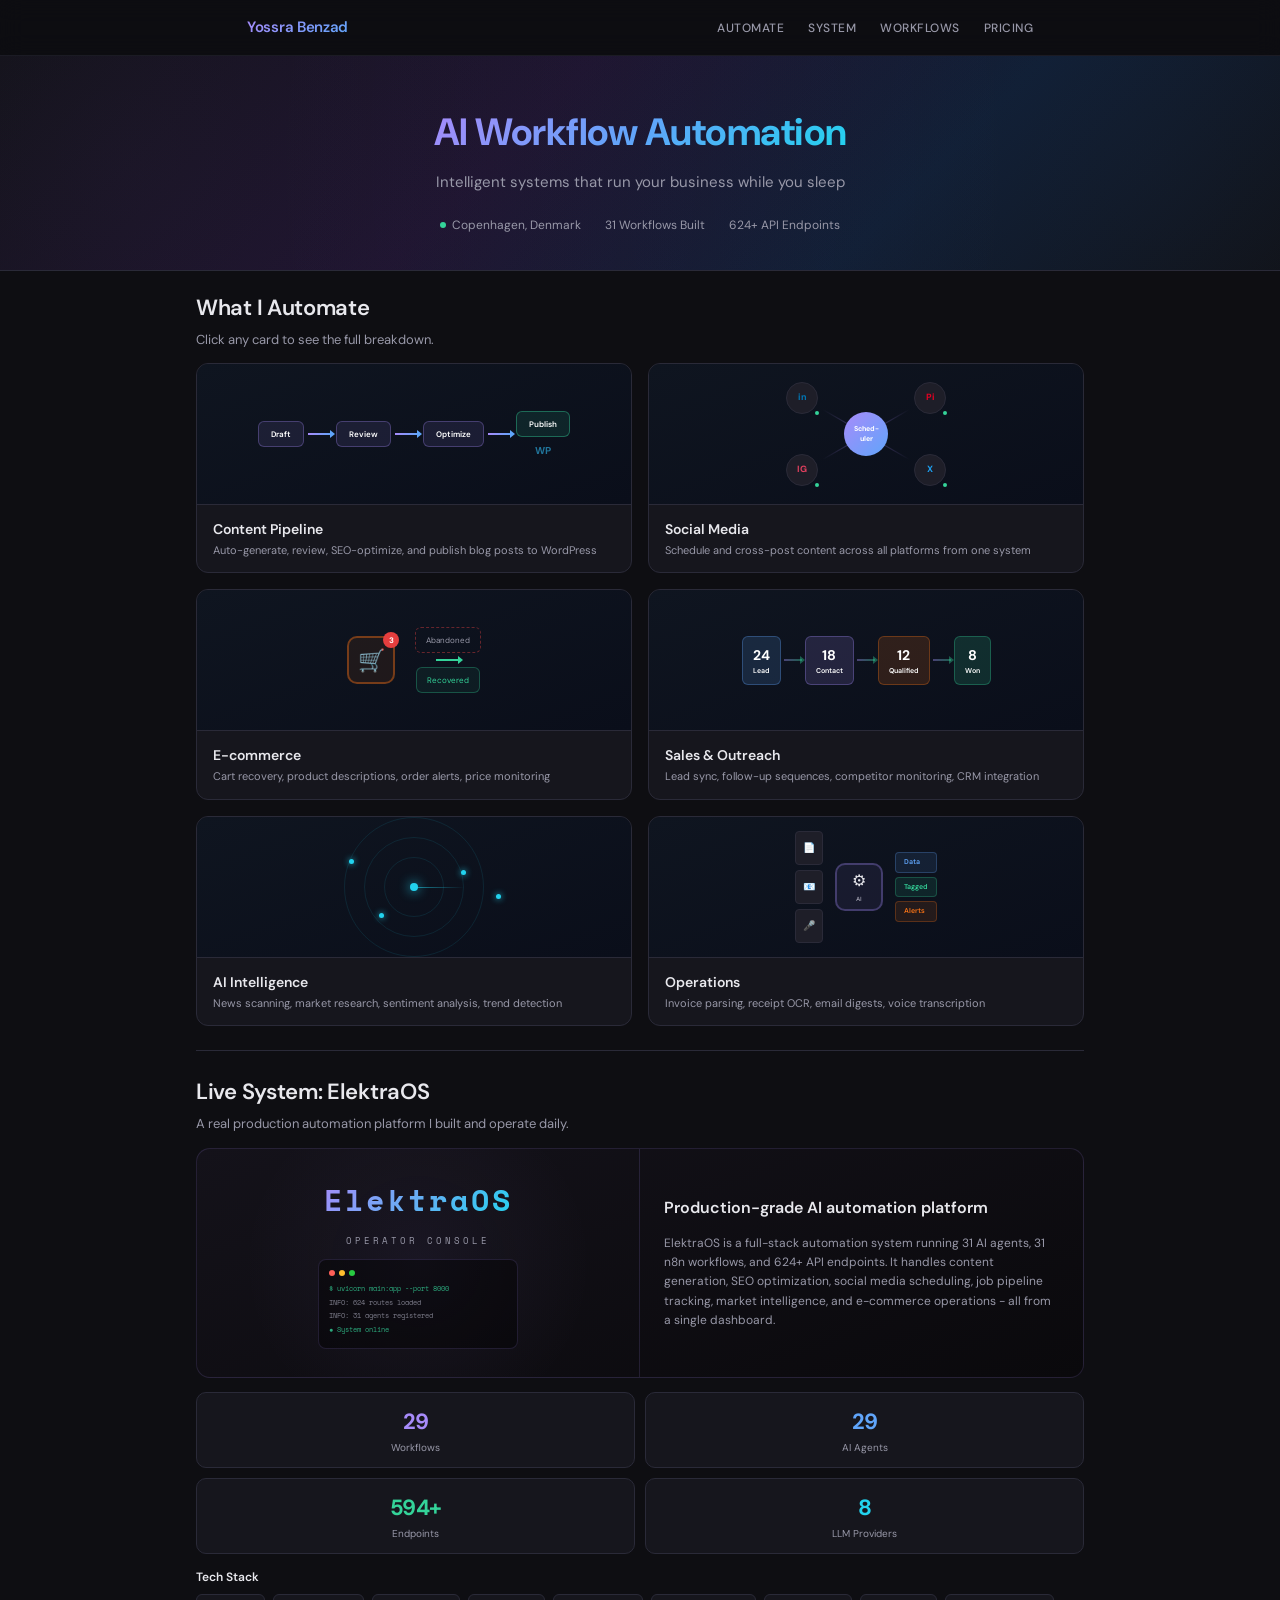
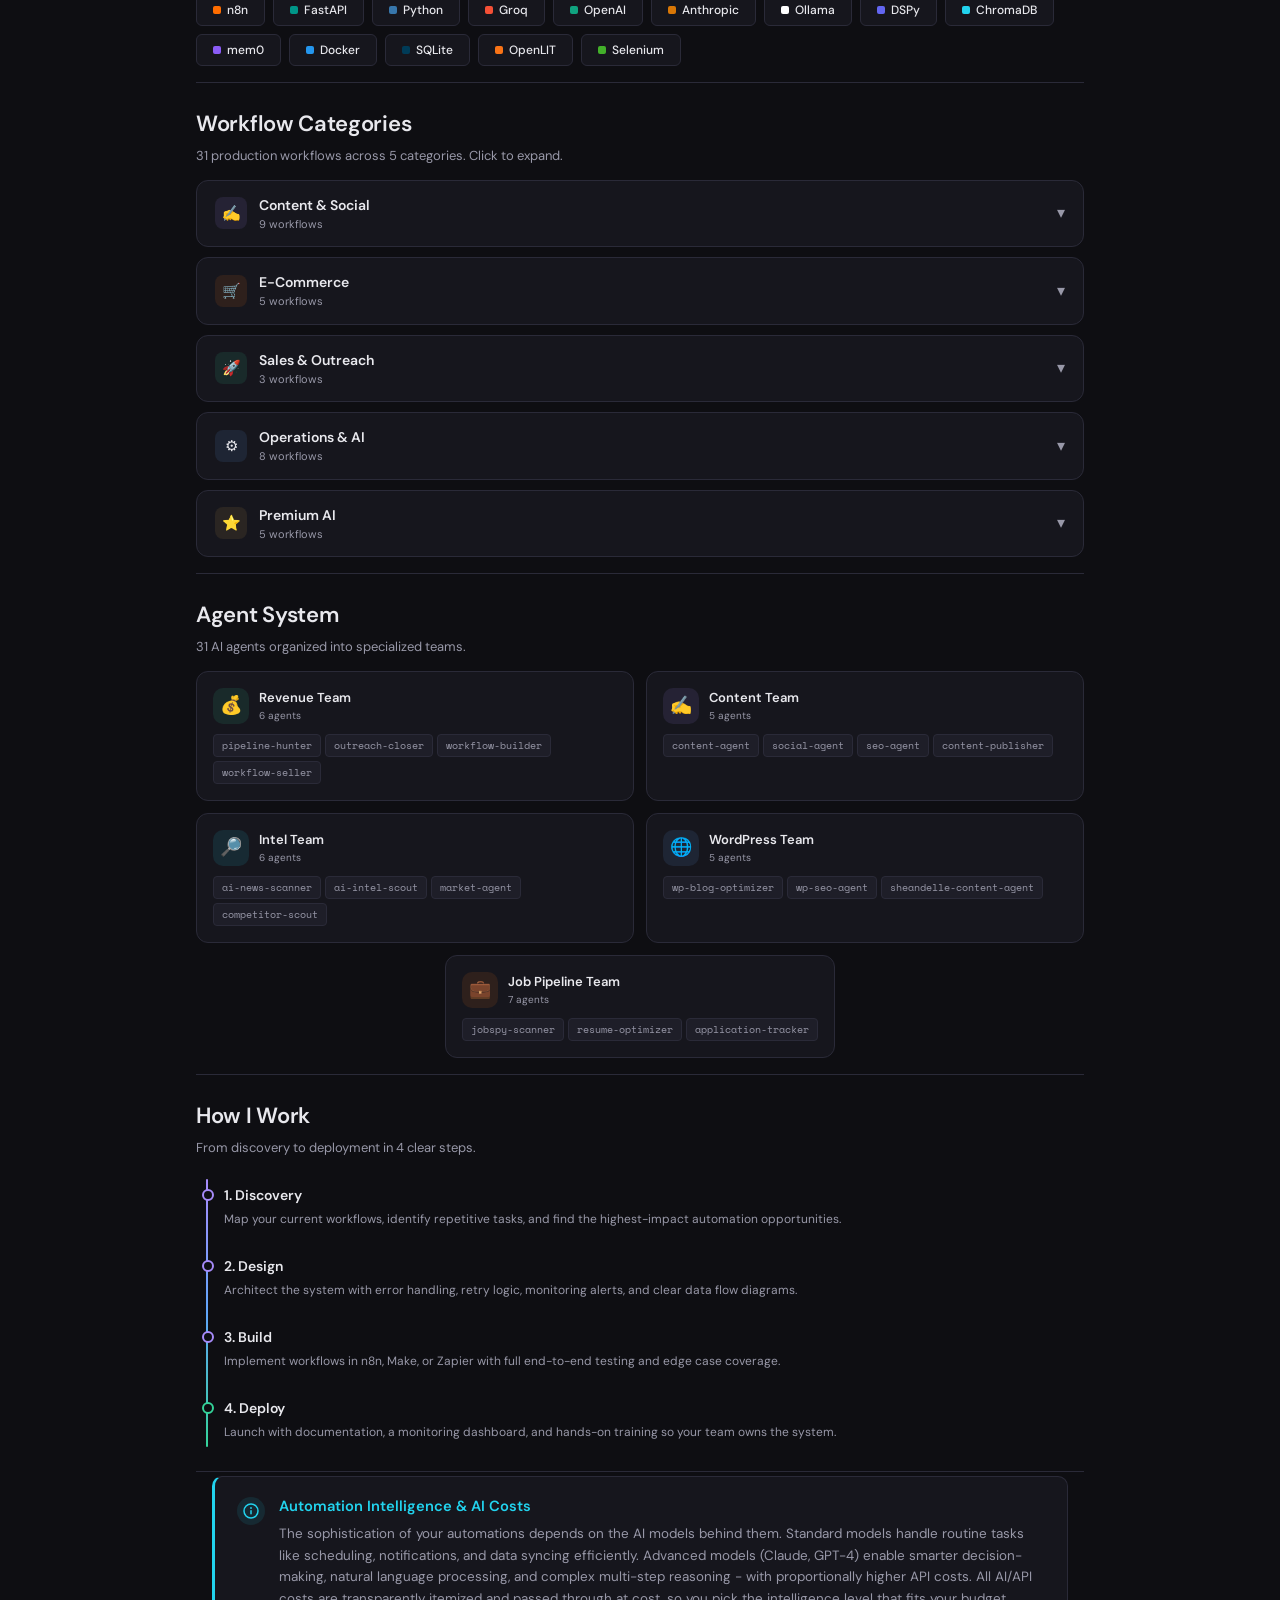
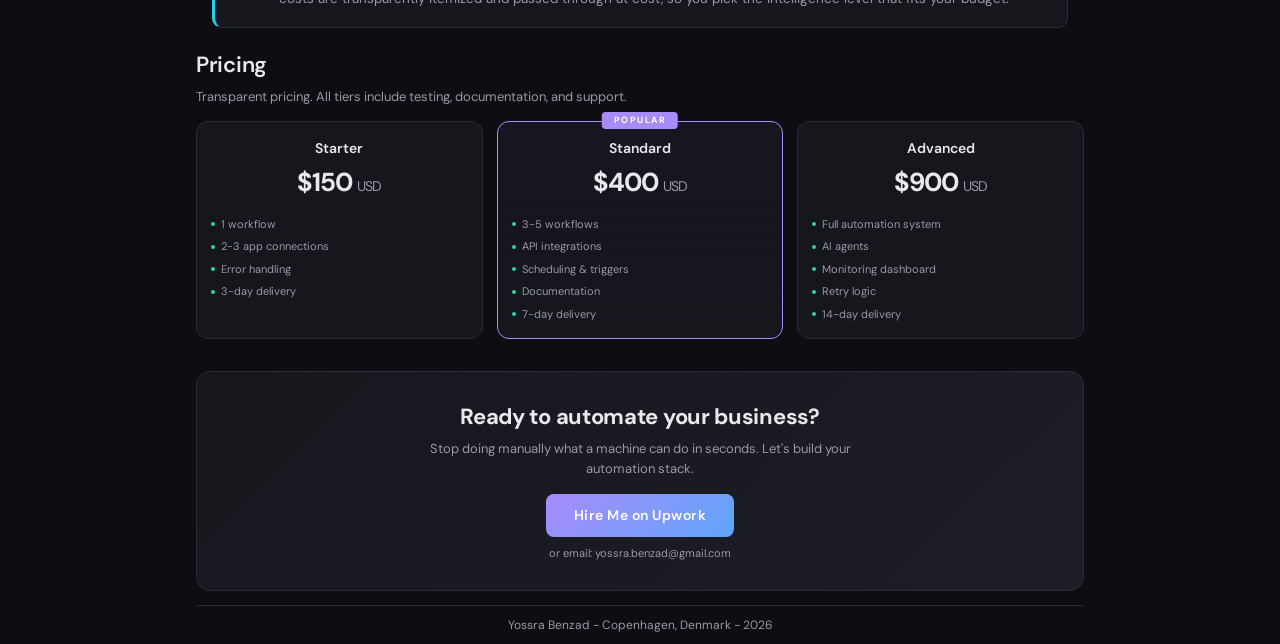
<file: portfolio/automation.html>
<!DOCTYPE html>
<html lang="en">
<head>
<meta charset="UTF-8">
<meta name="viewport" content="width=device-width, initial-scale=1.0">
<title>AI Workflow Automation Portfolio - Yossra Benzad</title>
<link rel="preconnect" href="https://fonts.googleapis.com">
<link href="https://fonts.googleapis.com/css2?family=DM+Sans:ital,opsz,wght@0,9..40,300;0,9..40,400;0,9..40,500;0,9..40,600;0,9..40,700;1,9..40,400&family=Space+Mono:wght@400;700&display=swap" rel="stylesheet">
<style>
  *, *::before, *::after { box-sizing: border-box; margin: 0; padding: 0; }
  html { scroll-behavior: smooth; }
  :root {
    --bg: #0e0e12;
    --surface: #16161d;
    --surface-2: #1e1e28;
    --border: #2a2a38;
    --text: #e8e8ed;
    --text-dim: #9898a8;
    --accent: #a78bfa;
    --accent-2: #60a5fa;
    --gold: #d4a853;
    --green: #34d399;
    --cyan: #22d3ee;
    --orange: #f97316;
  }
  body {
    font-family: 'DM Sans', sans-serif;
    background: var(--bg);
    color: var(--text);
    line-height: 1.5;
    -webkit-print-color-adjust: exact;
    print-color-adjust: exact;
    padding-top: 56px;
  }
  .page { max-width: 920px; margin: 0 auto; padding: 0 16px; }

  /* ========== STICKY NAV ========== */
  .top-nav {
    position: fixed; top: 0; left: 0; right: 0; z-index: 1000;
    height: 56px; display: flex; align-items: center; justify-content: center;
    background: rgba(14,14,18,0.85);
    backdrop-filter: blur(12px); -webkit-backdrop-filter: blur(12px);
    border-bottom: 1px solid rgba(42,42,56,0.5);
    transition: box-shadow 0.3s ease;
  }
  .top-nav.scrolled { box-shadow: 0 4px 24px rgba(0,0,0,0.4); }
  .top-nav-inner {
    max-width: 850px; width: 100%; padding: 0 32px;
    display: flex; align-items: center; justify-content: space-between;
  }
  .nav-brand {
    font-size: 15px; font-weight: 600;
    background: linear-gradient(135deg, var(--accent), var(--accent-2));
    -webkit-background-clip: text; -webkit-text-fill-color: transparent;
    background-clip: text; letter-spacing: -0.3px;
  }
  .nav-links { display: flex; gap: 24px; }
  .nav-links a {
    font-size: 12px; color: var(--text-dim); text-decoration: none;
    letter-spacing: 0.5px; text-transform: uppercase; font-weight: 500;
    transition: color 0.2s ease;
  }
  .nav-links a:hover { color: var(--text); }

  /* ========== COVER HEADER ========== */
  .cover {
    background: linear-gradient(135deg, #0e0e12 0%, #1a1028 40%, #0e1a2e 70%, #0e0e12 100%);
    padding: 48px 0 36px; text-align: center; position: relative;
    overflow: hidden; border-bottom: 1px solid var(--border);
  }
  .cover::before {
    content: ''; position: absolute; top: -50%; left: -50%; width: 200%; height: 200%;
    background: radial-gradient(circle at 30% 50%, rgba(167,139,250,0.06) 0%, transparent 50%),
                radial-gradient(circle at 70% 50%, rgba(96,165,250,0.05) 0%, transparent 50%);
    pointer-events: none;
  }
  .cover-particles {
    position: absolute; top: 0; left: 0; right: 0; bottom: 0; pointer-events: none; overflow: hidden;
  }
  .cover-particles .p-dot {
    position: absolute; border-radius: 50%; opacity: 0;
    animation: particle-float 6s ease-in-out 1;
  }
  @keyframes particle-float {
    0% { opacity: 0; transform: translateY(20px) scale(0.5); }
    20% { opacity: 1; }
    80% { opacity: 1; }
    100% { opacity: 0; transform: translateY(-40px) scale(0.3); }
  }
  .cover h1 { font-size: 38px; font-weight: 700; letter-spacing: -0.5px; margin-bottom: 10px; position: relative; }
  .cover h1 span {
    background: linear-gradient(135deg, var(--accent), var(--accent-2), var(--cyan));
    -webkit-background-clip: text; -webkit-text-fill-color: transparent; background-clip: text;
  }
  .cover .subtitle { font-size: 15px; color: var(--text-dim); font-weight: 400; margin-bottom: 22px; position: relative; }
  .cover-badges { display: flex; justify-content: center; gap: 24px; position: relative; flex-wrap: wrap; }
  .cover-badge { font-size: 12px; color: var(--text-dim); display: flex; align-items: center; gap: 6px; }
  .cover-badge .dot { width: 6px; height: 6px; border-radius: 50%; background: var(--green); display: inline-block; animation: pulse-dot 2s ease-in-out infinite; }
  @keyframes pulse-dot { 0%, 100% { opacity: 1; } 50% { opacity: 0.4; } }

  /* ========== SECTIONS ========== */
  .section { padding: 20px 0 12px; }
  .section-title { font-size: 22px; font-weight: 600; margin-bottom: 6px; letter-spacing: -0.3px; }
  .section-subtitle { font-size: 13px; color: var(--text-dim); margin-bottom: 14px; }
  .divider { height: 1px; background: var(--border); margin: 4px 0; }

  /* ========== FADE-IN ANIMATIONS ========== */
  .fade-section { opacity: 0; transform: translateY(28px); transition: opacity 0.7s ease, transform 0.7s ease; }
  .fade-section.is-visible { opacity: 1; transform: translateY(0); }

  /* ========== AUTOMATION CARDS (What I Automate) ========== */
  .auto-grid { display: grid; grid-template-columns: 1fr 1fr; gap: 16px; margin-bottom: 8px; }
  .auto-card {
    border: 1px solid var(--border); border-radius: 12px; overflow: hidden;
    background: var(--surface); cursor: pointer;
    transition: transform 0.3s ease, box-shadow 0.3s ease;
  }
  .auto-card:hover { transform: scale(1.02); box-shadow: 0 8px 32px rgba(167,139,250,0.12); }
  .auto-preview { height: 140px; position: relative; overflow: hidden; }
  .auto-info { padding: 14px 16px; border-top: 1px solid var(--border); }
  .auto-info h3 { font-size: 14px; font-weight: 600; margin-bottom: 3px; }
  .auto-info p { font-size: 11px; color: var(--text-dim); line-height: 1.4; }

  /* -- Card 1: Content Pipeline -- */
  .preview-pipeline {
    background: linear-gradient(160deg, #0f1520, #0a0e1a);
    display: flex; align-items: center; justify-content: center; gap: 0; padding: 20px 16px;
  }
  .pipe-node {
    display: flex; flex-direction: column; align-items: center; gap: 4px; position: relative;
  }
  .pipe-box {
    font-size: 8px; font-weight: 600; color: #fff; padding: 6px 12px;
    border-radius: 6px; border: 1px solid rgba(167,139,250,0.3);
    background: rgba(167,139,250,0.1);
    animation: pipe-pulse 3s ease-in-out 2;
  }
  .pipe-node:nth-child(3) .pipe-box { animation-delay: 0.5s; }
  .pipe-node:nth-child(5) .pipe-box { animation-delay: 1s; }
  .pipe-node:nth-child(7) .pipe-box { animation-delay: 1.5s; border-color: rgba(52,211,153,0.4); background: rgba(52,211,153,0.1); }
  @keyframes pipe-pulse {
    0%, 100% { box-shadow: 0 0 0 rgba(167,139,250,0); }
    50% { box-shadow: 0 0 12px rgba(167,139,250,0.3); }
  }
  .pipe-arrow {
    width: 24px; height: 2px; background: linear-gradient(90deg, var(--accent), var(--accent-2));
    position: relative; margin: 0 4px;
  }
  .pipe-arrow::after {
    content: ''; position: absolute; right: -3px; top: -3px;
    width: 0; height: 0; border-left: 5px solid var(--accent-2); border-top: 4px solid transparent; border-bottom: 4px solid transparent;
  }
  .pipe-wp { font-size: 10px; color: #21759b; font-weight: 700; margin-top: 2px; }

  /* -- Card 2: Social Media -- */
  .preview-social {
    background: linear-gradient(160deg, #0f1520, #0a0e1a);
    display: flex; align-items: center; justify-content: center; padding: 20px; position: relative;
  }
  .social-hub {
    width: 44px; height: 44px; border-radius: 50%;
    background: linear-gradient(135deg, var(--accent), var(--accent-2));
    display: flex; align-items: center; justify-content: center;
    font-size: 7px; font-weight: 700; color: #fff; text-align: center;
    animation: hub-rotate-glow 4s ease-in-out 2;
    position: relative; z-index: 2;
  }
  @keyframes hub-rotate-glow {
    0%, 100% { box-shadow: 0 0 0 rgba(167,139,250,0); }
    50% { box-shadow: 0 0 20px rgba(167,139,250,0.4); }
  }
  .social-node {
    position: absolute; width: 32px; height: 32px; border-radius: 50%;
    border: 1px solid var(--border); background: var(--surface-2);
    display: flex; align-items: center; justify-content: center;
    font-size: 9px; font-weight: 700; z-index: 2;
  }
  .social-node.sn-li { top: 18px; left: calc(50% - 80px); color: #0077b5; }
  .social-node.sn-ig { bottom: 18px; left: calc(50% - 80px); color: #e4405f; }
  .social-node.sn-pi { top: 18px; right: calc(50% - 80px); color: #e60023; }
  .social-node.sn-tw { bottom: 18px; right: calc(50% - 80px); color: #1da1f2; }
  .social-line {
    position: absolute; top: 50%; left: 50%; width: 50px; height: 1px;
    background: linear-gradient(90deg, rgba(167,139,250,0.4), transparent);
    transform-origin: left center; z-index: 1;
  }
  .social-line.sl-1 { transform: rotate(-150deg); }
  .social-line.sl-2 { transform: rotate(-210deg); }
  .social-line.sl-3 { transform: rotate(-30deg); }
  .social-line.sl-4 { transform: rotate(30deg); }
  .social-node::after {
    content: ''; position: absolute; width: 4px; height: 4px; border-radius: 50%;
    background: var(--green); bottom: -2px; right: -2px;
    animation: pulse-dot 2s ease-in-out infinite;
  }

  /* -- Card 3: E-commerce -- */
  .preview-ecommerce {
    background: linear-gradient(160deg, #0f1520, #0a0e1a);
    display: flex; align-items: center; justify-content: center; gap: 20px; padding: 20px;
  }
  .ecom-cart-icon {
    width: 48px; height: 48px; border-radius: 10px;
    border: 2px solid rgba(249,115,22,0.4); background: rgba(249,115,22,0.08);
    display: flex; align-items: center; justify-content: center; font-size: 22px;
    position: relative;
  }
  .ecom-badge {
    position: absolute; top: -6px; right: -6px; width: 16px; height: 16px;
    border-radius: 50%; background: #e53e3e; font-size: 8px; font-weight: 700;
    color: #fff; display: flex; align-items: center; justify-content: center;
    animation: badge-bounce 2s ease-in-out infinite;
  }
  @keyframes badge-bounce { 0%, 100% { transform: scale(1); } 50% { transform: scale(1.2); } }
  .ecom-recovery {
    display: flex; flex-direction: column; align-items: center; gap: 6px;
  }
  .ecom-abandoned {
    font-size: 8px; color: var(--text-dim); padding: 6px 10px;
    border: 1px dashed rgba(239,68,68,0.4); border-radius: 6px; text-align: center;
  }
  .ecom-recover-arrow {
    width: 24px; height: 2px; background: var(--green); position: relative;
    animation: arrow-pulse 2s ease-in-out infinite;
  }
  .ecom-recover-arrow::after {
    content: ''; position: absolute; right: -3px; top: -3px;
    border-left: 5px solid var(--green); border-top: 4px solid transparent; border-bottom: 4px solid transparent;
  }
  @keyframes arrow-pulse {
    0%, 100% { opacity: 0.5; } 50% { opacity: 1; }
  }
  .ecom-recovered {
    font-size: 8px; color: var(--green); padding: 6px 10px;
    border: 1px solid rgba(52,211,153,0.3); border-radius: 6px;
    background: rgba(52,211,153,0.06);
  }

  /* -- Card 4: Sales & Outreach -- */
  .preview-sales {
    background: linear-gradient(160deg, #0f1520, #0a0e1a);
    display: flex; align-items: center; justify-content: center; padding: 20px 16px;
  }
  .crm-pipeline { display: flex; align-items: center; gap: 0; }
  .crm-stage {
    display: flex; flex-direction: column; align-items: center; gap: 4px;
  }
  .crm-box {
    font-size: 7px; font-weight: 600; padding: 8px 10px; border-radius: 6px;
    text-align: center; color: #fff; position: relative;
  }
  .crm-box.s-lead { background: rgba(96,165,250,0.15); border: 1px solid rgba(96,165,250,0.3); }
  .crm-box.s-contact { background: rgba(167,139,250,0.15); border: 1px solid rgba(167,139,250,0.3); }
  .crm-box.s-qual { background: rgba(249,115,22,0.15); border: 1px solid rgba(249,115,22,0.3); }
  .crm-box.s-won { background: rgba(52,211,153,0.15); border: 1px solid rgba(52,211,153,0.3); }
  .crm-count { font-size: 14px; font-weight: 700; }
  .crm-label { font-size: 7px; color: var(--text-dim); }
  .crm-arrow {
    width: 18px; height: 2px; margin: 0 3px;
    background: linear-gradient(90deg, rgba(167,139,250,0.4), rgba(52,211,153,0.4));
    position: relative;
  }
  .crm-arrow::after {
    content: ''; position: absolute; right: -3px; top: -3px;
    border-left: 5px solid rgba(52,211,153,0.4); border-top: 4px solid transparent; border-bottom: 4px solid transparent;
  }

  /* -- Card 5: AI Intelligence -- */
  .preview-intel {
    background: linear-gradient(160deg, #0f1520, #0a0e1a);
    display: flex; align-items: center; justify-content: center; padding: 20px; position: relative;
  }
  .radar-ring {
    position: absolute; border-radius: 50%; border: 1px solid rgba(34,211,238,0.1);
  }
  .radar-ring.r1 { width: 60px; height: 60px; }
  .radar-ring.r2 { width: 100px; height: 100px; }
  .radar-ring.r3 { width: 140px; height: 140px; }
  .radar-sweep {
    position: absolute; width: 50px; height: 1px; top: 50%; left: 50%;
    background: linear-gradient(90deg, rgba(34,211,238,0.6), transparent);
    transform-origin: left center;
    animation: radar-spin 4s linear 2;
  }
  @keyframes radar-spin { 0% { transform: rotate(0deg); } 100% { transform: rotate(360deg); } }
  .radar-dot {
    position: absolute; width: 5px; height: 5px; border-radius: 50%;
    background: var(--cyan); box-shadow: 0 0 6px var(--cyan);
    animation: radar-blip 4s ease-in-out infinite;
  }
  .radar-dot.rd1 { top: 30%; left: 35%; animation-delay: 0s; }
  .radar-dot.rd2 { top: 55%; right: 30%; animation-delay: 1s; }
  .radar-dot.rd3 { bottom: 28%; left: 42%; animation-delay: 2s; }
  .radar-dot.rd4 { top: 38%; right: 38%; animation-delay: 3s; }
  @keyframes radar-blip {
    0%, 80%, 100% { opacity: 0; transform: scale(0); }
    20%, 60% { opacity: 1; transform: scale(1); }
  }
  .radar-center {
    width: 8px; height: 8px; border-radius: 50%; background: var(--cyan);
    box-shadow: 0 0 12px var(--cyan); position: relative; z-index: 2;
  }

  /* -- Card 6: Operations -- */
  .preview-ops {
    background: linear-gradient(160deg, #0f1520, #0a0e1a);
    display: flex; align-items: center; justify-content: center; gap: 12px; padding: 20px;
  }
  .ops-input { display: flex; flex-direction: column; gap: 5px; }
  .ops-doc {
    width: 28px; height: 34px; border-radius: 4px; border: 1px solid var(--border);
    background: var(--surface-2); display: flex; align-items: center; justify-content: center;
    font-size: 10px; position: relative;
    animation: ops-slide-in 3s ease-in-out infinite;
  }
  .ops-doc:nth-child(2) { animation-delay: 0.3s; }
  .ops-doc:nth-child(3) { animation-delay: 0.6s; }
  @keyframes ops-slide-in {
    0%, 100% { transform: translateX(0); opacity: 0.6; }
    50% { transform: translateX(6px); opacity: 1; }
  }
  .ops-processor {
    width: 48px; height: 48px; border-radius: 10px;
    border: 2px solid rgba(167,139,250,0.3); background: rgba(167,139,250,0.08);
    display: flex; align-items: center; justify-content: center; flex-direction: column;
    font-size: 16px; position: relative;
  }
  .ops-proc-label { font-size: 6px; color: var(--text-dim); margin-top: 2px; font-weight: 600; }
  .ops-output { display: flex; flex-direction: column; gap: 4px; }
  .ops-out-item {
    font-size: 7px; padding: 4px 8px; border-radius: 4px;
    font-weight: 600;
  }
  .ops-out-item.o-data { background: rgba(96,165,250,0.1); border: 1px solid rgba(96,165,250,0.25); color: var(--accent-2); }
  .ops-out-item.o-tag { background: rgba(52,211,153,0.1); border: 1px solid rgba(52,211,153,0.25); color: var(--green); }
  .ops-out-item.o-alert { background: rgba(249,115,22,0.1); border: 1px solid rgba(249,115,22,0.25); color: var(--orange); }

  /* ========== ELEKTRAOS SHOWCASE ========== */
  .elektra-showcase {
    border: 1px solid var(--border); border-radius: 14px; overflow: hidden;
    display: grid; grid-template-columns: 1fr 1fr; gap: 0;
    transition: transform 0.3s ease, box-shadow 0.3s ease;
    background: linear-gradient(160deg, #14121a, #0a090c); border-color: rgba(167,139,250,0.15);
  }
  .elektra-showcase:hover { transform: scale(1.01); box-shadow: 0 8px 32px rgba(167,139,250,0.10); }
  .elektra-visual {
    padding: 28px 24px; display: flex; flex-direction: column; justify-content: center; align-items: center;
    gap: 12px; border-right: 1px solid rgba(167,139,250,0.15);
    background: radial-gradient(circle at 50% 50%, rgba(167,139,250,0.06) 0%, transparent 70%);
  }
  .elektra-brand {
    font-family: 'Space Mono', monospace; font-size: 30px; font-weight: 700;
    background: linear-gradient(135deg, var(--accent), var(--cyan));
    -webkit-background-clip: text; -webkit-text-fill-color: transparent; background-clip: text;
    letter-spacing: 3px;
  }
  .elektra-sub { font-size: 9px; letter-spacing: 3px; text-transform: uppercase; color: var(--text-dim); font-family: 'Space Mono', monospace; }
  .elektra-terminal {
    width: 100%; max-width: 200px; background: rgba(0,0,0,0.4); border-radius: 8px; padding: 10px; border: 1px solid rgba(167,139,250,0.15);
  }
  .term-bar { display: flex; gap: 4px; margin-bottom: 8px; }
  .term-dot { width: 6px; height: 6px; border-radius: 50%; }
  .term-dot.td-r { background: #ff5f57; }
  .term-dot.td-y { background: #ffbd2e; }
  .term-dot.td-g { background: #28ca41; }
  .term-line { font-family: 'Space Mono', monospace; font-size: 7px; color: var(--green); margin-bottom: 3px; opacity: 0.8; }
  .term-line.dim { color: var(--text-dim); }

  .elektra-details { padding: 24px; display: flex; flex-direction: column; justify-content: center; gap: 14px; }
  .elektra-details h3 { font-size: 16px; font-weight: 600; }
  .elektra-desc { font-size: 12px; color: var(--text-dim); line-height: 1.6; }

  .stat-counters { display: grid; grid-template-columns: 1fr 1fr; gap: 10px; margin-top: 4px; }
  .stat-counter {
    background: var(--surface); border: 1px solid var(--border); border-radius: 10px;
    padding: 12px; text-align: center;
    transition: transform 0.3s ease, box-shadow 0.3s ease;
  }
  .stat-counter:hover { transform: scale(1.04); box-shadow: 0 4px 16px rgba(167,139,250,0.1); }
  .stat-num { font-size: 22px; font-weight: 700; letter-spacing: -0.5px; }
  .stat-num.c-purple { color: var(--accent); }
  .stat-num.c-blue { color: var(--accent-2); }
  .stat-num.c-green { color: var(--green); }
  .stat-num.c-cyan { color: var(--cyan); }
  .stat-label { font-size: 10px; color: var(--text-dim); margin-top: 2px; }

  /* ========== TECH BADGES ========== */
  .tech-badges { display: flex; flex-wrap: wrap; gap: 8px; }
  .tech-badge {
    font-size: 12px; font-weight: 500; padding: 6px 16px; border-radius: 6px;
    border: 1px solid var(--border); background: var(--surface);
    display: flex; align-items: center; gap: 6px;
    transition: transform 0.3s ease, box-shadow 0.3s ease;
  }
  .tech-badge:hover { transform: scale(1.05); box-shadow: 0 4px 12px rgba(167,139,250,0.08); }
  .tech-badge .td { width: 8px; height: 8px; border-radius: 2px; }

  /* ========== WORKFLOW CATEGORIES ========== */
  .wf-categories { display: flex; flex-direction: column; gap: 10px; }
  .wf-category {
    border: 1px solid var(--border); border-radius: 12px; background: var(--surface);
    overflow: hidden; transition: box-shadow 0.3s ease;
  }
  .wf-category:hover { box-shadow: 0 4px 16px rgba(167,139,250,0.06); }
  .wf-header {
    padding: 14px 18px; display: flex; align-items: center; justify-content: space-between;
    cursor: pointer; user-select: none; transition: background 0.2s ease;
  }
  .wf-header:hover { background: var(--surface-2); }
  .wf-header-left { display: flex; align-items: center; gap: 12px; }
  .wf-icon {
    width: 32px; height: 32px; border-radius: 8px; display: flex; align-items: center; justify-content: center;
    font-size: 15px; flex-shrink: 0;
  }
  .wf-header-text h4 { font-size: 14px; font-weight: 600; }
  .wf-header-text .wf-count { font-size: 11px; color: var(--text-dim); }
  .wf-toggle {
    font-size: 16px; color: var(--text-dim); transition: transform 0.3s ease;
  }
  .wf-category.open .wf-toggle { transform: rotate(180deg); }
  .wf-body {
    max-height: 0; overflow: hidden; transition: max-height 0.4s ease;
    border-top: 0 solid var(--border);
  }
  .wf-category.open .wf-body { max-height: 600px; border-top-width: 1px; }
  .wf-list { padding: 12px 18px; display: flex; flex-wrap: wrap; gap: 6px; }
  .wf-item {
    font-size: 11px; padding: 5px 12px; border-radius: 6px;
    background: var(--surface-2); border: 1px solid var(--border); color: var(--text-dim);
  }

  /* ========== AGENT TEAMS ========== */
  .agent-grid { display: grid; grid-template-columns: 1fr 1fr; gap: 12px; }
  .agent-grid .agent-card:last-child:nth-child(odd) {
    grid-column: 1 / -1; max-width: calc(50% - 6px);
    justify-self: center;
  }
  .agent-card {
    border: 1px solid var(--border); border-radius: 12px; background: var(--surface);
    padding: 16px; transition: transform 0.3s ease, box-shadow 0.3s ease;
  }
  .agent-card:hover { transform: scale(1.02); box-shadow: 0 6px 24px rgba(167,139,250,0.1); }
  .agent-card-header { display: flex; align-items: center; gap: 10px; margin-bottom: 10px; }
  .agent-icon {
    width: 36px; height: 36px; border-radius: 10px; display: flex; align-items: center;
    justify-content: center; font-size: 18px; flex-shrink: 0;
  }
  .agent-card-header h4 { font-size: 13px; font-weight: 600; }
  .agent-card-header .agent-count { font-size: 10px; color: var(--text-dim); }
  .agent-list { display: flex; flex-wrap: wrap; gap: 4px; }
  .agent-name {
    font-size: 10px; padding: 3px 8px; border-radius: 4px;
    background: var(--surface-2); border: 1px solid var(--border);
    color: var(--text-dim); font-family: 'Space Mono', monospace;
  }

  /* ========== TIMELINE (How I Work) ========== */
  .timeline { display: flex; flex-direction: column; gap: 0; position: relative; padding-left: 28px; }
  .timeline::before {
    content: ''; position: absolute; left: 10px; top: 8px; bottom: 8px;
    width: 2px; background: linear-gradient(180deg, var(--accent), var(--accent-2), var(--green));
    border-radius: 1px;
  }
  .tl-step { position: relative; padding: 14px 0; }
  .tl-dot {
    position: absolute; left: -22px; top: 18px; width: 12px; height: 12px;
    border-radius: 50%; border: 2px solid var(--accent);
    background: var(--bg);
  }
  .tl-step:last-child .tl-dot { border-color: var(--green); }
  .tl-step h4 { font-size: 14px; font-weight: 600; margin-bottom: 4px; }
  .tl-step p { font-size: 12px; color: var(--text-dim); line-height: 1.5; }

  /* ========== PRICING ========== */
  .pricing-grid { display: grid; grid-template-columns: 1fr 1fr 1fr; gap: 14px; margin-top: 4px; }
  .price-card {
    border: 1px solid var(--border); border-radius: 12px; padding: 16px 14px;
    text-align: center; background: var(--surface); position: relative; cursor: pointer;
    transition: transform 0.3s ease, box-shadow 0.3s ease;
  }
  .price-card:hover { transform: scale(1.03); box-shadow: 0 8px 32px rgba(167,139,250,0.12); }
  .price-card.featured { border-color: var(--accent); background: linear-gradient(180deg, rgba(167,139,250,0.06), var(--surface)); }
  .price-card.featured::before {
    content: 'POPULAR'; position: absolute; top: -10px; left: 50%; transform: translateX(-50%);
    font-size: 9px; font-weight: 700; letter-spacing: 1.5px;
    background: var(--accent); color: #fff; padding: 2px 12px; border-radius: 4px;
  }
  .price-card h4 { font-size: 14px; font-weight: 600; margin-bottom: 4px; }
  .price-amount { font-size: 26px; font-weight: 700; margin: 4px 0; letter-spacing: -1px; }
  .price-amount span { font-size: 14px; font-weight: 400; color: var(--text-dim); }
  .price-features { list-style: none; text-align: left; margin-top: 14px; display: flex; flex-direction: column; gap: 6px; }
  .price-features li { font-size: 11px; color: var(--text-dim); display: flex; align-items: center; gap: 6px; }
  .price-features li::before { content: ''; width: 4px; height: 4px; background: var(--green); border-radius: 50%; flex-shrink: 0; }

  /* ========== FOOTER ========== */
  .footer { text-align: center; padding: 16px 0; border-top: 1px solid var(--border); margin-top: 12px; }
  .footer p { font-size: 12px; color: var(--text-dim); }
  .footer a { color: var(--accent); text-decoration: none; }

  /* ========== BACK TO TOP ========== */
  .back-to-top {
    position: fixed; bottom: 32px; right: 32px; width: 44px; height: 44px; border-radius: 50%;
    background: rgba(167,139,250,0.15); border: 1px solid rgba(167,139,250,0.3);
    backdrop-filter: blur(8px); color: var(--accent); font-size: 20px; cursor: pointer;
    display: flex; align-items: center; justify-content: center;
    opacity: 0; pointer-events: none;
    transition: opacity 0.3s ease, transform 0.3s ease, background 0.3s ease; z-index: 999;
  }
  .back-to-top.visible { opacity: 1; pointer-events: auto; }
  .back-to-top:hover { background: rgba(167,139,250,0.3); transform: translateY(-2px); }

  /* ========== MODAL ========== */
  .modal-overlay {
    position: fixed; top: 0; left: 0; right: 0; bottom: 0;
    background: rgba(0,0,0,0.75); backdrop-filter: blur(6px); z-index: 2000;
    display: flex; align-items: center; justify-content: center;
    opacity: 0; pointer-events: none; transition: opacity 0.3s ease;
  }
  .modal-overlay.open { opacity: 1; pointer-events: auto; }
  .modal-box {
    background: var(--surface); border: 1px solid var(--border); border-radius: 16px;
    max-width: 520px; width: 90%; max-height: 85vh; overflow-y: auto;
    padding: 0; position: relative; transform: scale(0.95); transition: transform 0.3s ease;
  }
  .modal-overlay.open .modal-box { transform: scale(1); }
  .modal-close {
    position: absolute; top: 14px; right: 18px; background: none; border: none;
    color: var(--text-dim); font-size: 22px; cursor: pointer; z-index: 10; transition: color 0.2s ease;
  }
  .modal-close:hover { color: var(--text); }
  .modal-preview-area { height: 200px; border-radius: 16px 16px 0 0; overflow: hidden; }
  .modal-body { padding: 24px; }
  .modal-body h3 { font-size: 20px; font-weight: 600; margin-bottom: 8px; }
  .modal-body .modal-desc { font-size: 12px; color: var(--text-dim); margin-bottom: 12px; line-height: 1.6; }
  .modal-body .modal-tools { font-size: 11px; color: var(--accent); margin-bottom: 18px; }
  .modal-body .modal-cta {
    display: inline-flex; align-items: center; gap: 8px; font-size: 13px; font-weight: 600;
    padding: 10px 24px; border-radius: 8px; background: var(--accent); color: #fff;
    text-decoration: none; transition: background 0.2s ease;
  }
  .modal-body .modal-cta:hover { background: #9574f0; }

  /* ========== PDF CTA BANNER (print only) ========== */
  .pdf-cta-banner {
    display: none;
    text-align: center;
    background: linear-gradient(135deg, rgba(167,139,250,0.15), rgba(96,165,250,0.1));
    border: 1px solid rgba(167,139,250,0.25);
    border-radius: 10px;
    padding: 12px 20px;
    margin: 8px auto 0;
    max-width: 700px;
  }
  .pdf-cta-banner p { font-size: 11px; color: var(--text-dim); margin-bottom: 4px; }
  .pdf-cta-banner a {
    color: var(--accent);
    font-weight: 600;
    font-size: 13px;
    text-decoration: none;
    word-break: break-all;
  }

  /* ========== PRINT - lighter theme for PDF readability ========== */
  @media print {
    html, body {
      background: #f5f5f8 !important;
      color: #1a1a2e !important;
      -webkit-print-color-adjust: exact !important;
      print-color-adjust: exact !important;
      padding: 0 !important; margin: 0 !important;
    }
    .top-nav, .back-to-top, .modal-overlay, .cover-particles { display: none !important; }
    .fade-section { opacity: 1 !important; transform: none !important; }
    .pdf-cta-banner {
      display: block !important;
      background: linear-gradient(135deg, #eee8ff, #e8f0ff) !important;
      border-color: #c4b5fd !important;
    }
    .pdf-cta-banner p { color: #555 !important; }
    .pdf-cta-banner a { color: #7c3aed !important; }

    /* Cover - FULL PAGE for PDF */
    .cover {
      min-height: 100vh !important;
      display: flex !important;
      flex-direction: column !important;
      align-items: center !important;
      justify-content: center !important;
      padding: 0 40px !important;
      background: linear-gradient(135deg, #0f0a1e 0%, #1a1040 30%, #0d1a30 60%, #0f0a1e 100%) !important;
      break-after: page !important;
    }
    .cover .page {
      display: flex !important;
      flex-direction: column !important;
      align-items: center !important;
      justify-content: center !important;
    }
    .cover h1 { font-size: 42px !important; margin-bottom: 14px !important; }
    .cover h1 span { background: linear-gradient(135deg, #a78bfa, #60a5fa, #22d3ee) !important; -webkit-background-clip: text !important; -webkit-text-fill-color: transparent !important; }
    .subtitle { font-size: 16px !important; margin-bottom: 28px !important; color: #b0b0c0 !important; }
    .cover-badge { background: rgba(255,255,255,0.08) !important; color: #d0d0e0 !important; font-size: 12px !important; padding: 8px 16px !important; border: 1px solid rgba(255,255,255,0.12) !important; }
    .cover-badges { gap: 12px !important; margin-bottom: 32px !important; }
    .pdf-cta-banner {
      display: block !important;
      margin-top: 24px !important;
      background: rgba(255,255,255,0.06) !important;
      border: 1px solid rgba(167,139,250,0.3) !important;
      padding: 14px 24px !important;
      max-width: 500px !important;
    }
    .pdf-cta-banner p { color: #999 !important; font-size: 11px !important; }
    .pdf-cta-banner a { color: #a78bfa !important; font-size: 13px !important; }

    /* Page background and cards */
    .page { background: transparent !important; }
    .section { padding: 10px 0 6px !important; }
    .section-title { font-size: 17px !important; color: #1a1a2e !important; margin-bottom: 4px !important; }
    .section-subtitle { font-size: 10px !important; color: #666 !important; margin-bottom: 8px !important; }

    /* Cards - light theme */
    .auto-card, .agent-card, .stat-card, .step, .wf-category {
      background: #ffffff !important;
      border: 1px solid #e2e2ea !important;
      color: #1a1a2e !important;
      box-shadow: 0 1px 3px rgba(0,0,0,0.08) !important;
    }
    .auto-card h3, .agent-card h3 { color: #1a1a2e !important; }
    .auto-card p, .agent-card p, .step p { color: #555 !important; }
    .auto-preview { background: #f0eef8 !important; }

    /* Tech badges */
    .tech-badge {
      background: #eee8ff !important;
      color: #5b21b6 !important;
      border-color: #c4b5fd !important;
      padding: 3px 8px !important;
      font-size: 9px !important;
    }

    /* Pricing - keep accent colors */
    .price-card {
      background: #ffffff !important;
      border: 1px solid #e2e2ea !important;
      color: #1a1a2e !important;
    }
    .price-card.featured { border: 2px solid #7c3aed !important; }
    .price-amount { color: #7c3aed !important; }
    .price-card li { color: #444 !important; }

    /* ElektraOS showcase */
    .elektra-showcase {
      background: #1a1a2e !important;
      border-color: #3b3366 !important;
    }
    .elektra-visual { border-color: rgba(167,139,250,0.2) !important; }

    /* CTA */
    .cta-section {
      background: linear-gradient(135deg, #eee8ff, #e8f0ff) !important;
      border-color: #c4b5fd !important;
      padding: 14px !important;
      margin-top: 8px !important;
    }
    .cta-section h2 { color: #1a1a2e !important; font-size: 17px !important; }
    .cta-section p { color: #555 !important; }
    .cta-btn { background: #7c3aed !important; }

    /* Footer */
    .footer { color: #888 !important; padding: 6px 0 !important; margin-top: 4px !important; }
    .divider { background: #e2e2ea !important; margin: 4px 0 !important; }

    /* Timeline - print fixes */
    .timeline {
      padding-left: 40px !important;
    }
    .timeline::before {
      left: 14px !important;
    }
    .tl-dot {
      left: -30px !important;
      border-color: #7c3aed !important;
      background: #ffffff !important;
    }
    .tl-step:last-child .tl-dot {
      border-color: #34d399 !important;
    }
    .tl-step {
      break-inside: avoid !important;
    }
    .tl-step h4 {
      color: #1a1a2e !important;
      font-size: 13px !important;
    }
    .tl-step p {
      color: #444 !important;
    }

    /* Text overflow protection */
    .section-subtitle, .section-desc, p, .tl-step p, .auto-card p, .agent-card p, .step p, .price-card li {
      max-width: 100% !important;
      word-wrap: break-word !important;
      overflow-wrap: break-word !important;
    }

    /* Page and body margins */
    .page {
      max-width: 100% !important;
      padding: 0 8px !important;
    }

    /* Consistent brand colors */
    .price-amount { color: #7c3aed !important; }
    .price-card li::before { color: #059669 !important; }

    /* Spacing */
    .auto-grid, .pricing-grid, .agent-grid { gap: 6px !important; }
    .auto-card, .price-card, .agent-card { padding: 8px !important; }
    .auto-preview { height: 70px !important; }
    .stat-counters { gap: 6px !important; }
    .stat-card { padding: 8px !important; }
    .step { padding: 8px 12px !important; }

    /* Page breaks */
    * { break-inside: avoid; }
    .auto-grid, .pricing-grid, .agent-grid, .stat-counters { break-inside: auto; }
    .auto-card, .price-card, .agent-card, .stat-card, .step, .tl-step, .elektra-showcase, .cta-section { break-inside: avoid; }
  }
  @page { size: A4; margin: 20mm 15mm; }

  /* ========== RESPONSIVE ========== */
  @media (max-width: 640px) {
    .auto-grid { grid-template-columns: 1fr; }
    .pricing-grid { grid-template-columns: 1fr; }
    .agent-grid { grid-template-columns: 1fr; }
    .agent-grid .agent-card:last-child:nth-child(odd) { max-width: 100%; }
    .stat-counters { grid-template-columns: 1fr 1fr; }
    .elektra-showcase { grid-template-columns: 1fr; }
    .elektra-visual { border-right: none; border-bottom: 1px solid rgba(167,139,250,0.15); }
    .nav-links { gap: 14px; }
    .nav-links a { font-size: 10px; }
  }
</style>
</head>
<body>

<!-- ===== STICKY NAV ===== -->
<nav class="top-nav" id="topNav">
  <div class="top-nav-inner">
    <div class="nav-brand">Yossra Benzad</div>
    <div class="nav-links">
      <a href="#automate">Automate</a>
      <a href="#system">System</a>
      <a href="#workflows">Workflows</a>
      <a href="#pricing">Pricing</a>
    </div>
  </div>
</nav>

<!-- ===== COVER ===== -->
<header class="cover">
  <div class="cover-particles" id="particles"></div>
  <div class="page">
    <h1><span>AI Workflow Automation</span></h1>
    <div class="subtitle">Intelligent systems that run your business while you sleep</div>
    <div class="cover-badges">
      <div class="cover-badge"><span class="dot"></span> Copenhagen, Denmark</div>
      <div class="cover-badge">31 Workflows Built</div>
      <div class="cover-badge">624+ API Endpoints</div>
    </div>
    <!-- CTA inside cover -->
    <div class="pdf-cta-banner">
      <p>View the full interactive portfolio with live demos and animations</p>
      <a href="https://yoggi-sheandelle.github.io/Catalogue/portfolio/automation.html" target="_blank" style="display:inline-block;background:linear-gradient(135deg, var(--accent), var(--accent-2));color:#ffffff !important;font-size:14px;font-weight:700;padding:12px 32px;border-radius:8px;text-decoration:none;letter-spacing:0.5px;text-shadow:0 1px 2px rgba(0,0,0,0.3);transition:transform 0.2s,box-shadow 0.2s;" onmouseover="this.style.transform='translateY(-2px)';this.style.boxShadow='0 6px 24px rgba(167,139,250,0.3)'" onmouseout="this.style.transform='none';this.style.boxShadow='none'">View Interactive Portfolio</a>
    </div>
  </div>
</header>

<div class="page">

  <!-- ===== WHAT I AUTOMATE ===== -->
  <section class="section fade-section" id="automate">
    <div class="section-title">What I Automate</div>
    <div class="section-subtitle">Click any card to see the full breakdown.</div>
    <div class="auto-grid">

      <!-- Card 1: Content Pipeline -->
      <div class="auto-card" data-title="Content Pipeline" data-desc="Auto-generate blog posts with AI, run them through SEO optimization, add internal links, generate meta descriptions, and publish directly to WordPress. Includes quality gates, keyword targeting, and content scoring before anything goes live." data-tools="n8n, WordPress API, Groq, Anthropic, DSPy, OpenLIT">
        <div class="auto-preview preview-pipeline">
          <div class="pipe-node"><div class="pipe-box">Draft</div></div>
          <div class="pipe-arrow"></div>
          <div class="pipe-node"><div class="pipe-box">Review</div></div>
          <div class="pipe-arrow"></div>
          <div class="pipe-node"><div class="pipe-box">Optimize</div></div>
          <div class="pipe-arrow"></div>
          <div class="pipe-node"><div class="pipe-box" style="border-color:rgba(52,211,153,0.4);background:rgba(52,211,153,0.1);">Publish</div><div class="pipe-wp">WP</div></div>
        </div>
        <div class="auto-info">
          <h3>Content Pipeline</h3>
          <p>Auto-generate, review, SEO-optimize, and publish blog posts to WordPress</p>
        </div>
      </div>

      <!-- Card 2: Social Media -->
      <div class="auto-card" data-title="Social Media" data-desc="Schedule and cross-post content across LinkedIn, Instagram, Pinterest, and Twitter from one centralized system. Includes platform-specific formatting, hashtag optimization, image resizing, and analytics tracking. One post, all platforms." data-tools="n8n, Buffer API, LinkedIn API, Instagram Graph API, Pinterest API">
        <div class="auto-preview preview-social">
          <div class="social-line sl-1"></div>
          <div class="social-line sl-2"></div>
          <div class="social-line sl-3"></div>
          <div class="social-line sl-4"></div>
          <div class="social-hub">Sched-<br>uler</div>
          <div class="social-node sn-li">in</div>
          <div class="social-node sn-ig">IG</div>
          <div class="social-node sn-pi">Pi</div>
          <div class="social-node sn-tw">X</div>
        </div>
        <div class="auto-info">
          <h3>Social Media</h3>
          <p>Schedule and cross-post content across all platforms from one system</p>
        </div>
      </div>

      <!-- Card 3: E-commerce -->
      <div class="auto-card" data-title="E-commerce" data-desc="Recover abandoned carts with automated follow-up emails, generate SEO-optimized product descriptions, send order notification alerts, and monitor competitor pricing. Integrates with Shopify, WooCommerce, and custom stores." data-tools="n8n, Shopify API, WooCommerce, Twilio, OpenAI">
        <div class="auto-preview preview-ecommerce">
          <div class="ecom-cart-icon">
            &#128722;
            <div class="ecom-badge">3</div>
          </div>
          <div class="ecom-recovery">
            <div class="ecom-abandoned">Abandoned</div>
            <div class="ecom-recover-arrow"></div>
            <div class="ecom-recovered">Recovered</div>
          </div>
        </div>
        <div class="auto-info">
          <h3>E-commerce</h3>
          <p>Cart recovery, product descriptions, order alerts, price monitoring</p>
        </div>
      </div>

      <!-- Card 4: Sales & Outreach -->
      <div class="auto-card" data-title="Sales & Outreach" data-desc="Sync leads from forms to HubSpot, trigger automated follow-up email sequences, monitor competitor activity on social media, and generate weekly sales summaries. Full CRM pipeline automation from lead capture to close." data-tools="n8n, HubSpot API, SendGrid, Twitter API, Google Sheets">
        <div class="auto-preview preview-sales">
          <div class="crm-pipeline">
            <div class="crm-stage"><div class="crm-box s-lead"><div class="crm-count">24</div>Lead</div></div>
            <div class="crm-arrow"></div>
            <div class="crm-stage"><div class="crm-box s-contact"><div class="crm-count">18</div>Contact</div></div>
            <div class="crm-arrow"></div>
            <div class="crm-stage"><div class="crm-box s-qual"><div class="crm-count">12</div>Qualified</div></div>
            <div class="crm-arrow"></div>
            <div class="crm-stage"><div class="crm-box s-won"><div class="crm-count">8</div>Won</div></div>
          </div>
        </div>
        <div class="auto-info">
          <h3>Sales & Outreach</h3>
          <p>Lead sync, follow-up sequences, competitor monitoring, CRM integration</p>
        </div>
      </div>

      <!-- Card 5: AI Intelligence -->
      <div class="auto-card" data-title="AI Intelligence" data-desc="Automated AI-powered news scanning across industry verticals, real-time market research, customer sentiment analysis from reviews and social media, and trend detection dashboards. Uses multiple LLM providers for accuracy." data-tools="Groq, Anthropic, OpenAI, ChromaDB, mem0, Selenium">
        <div class="auto-preview preview-intel">
          <div class="radar-ring r1"></div>
          <div class="radar-ring r2"></div>
          <div class="radar-ring r3"></div>
          <div class="radar-sweep"></div>
          <div class="radar-dot rd1"></div>
          <div class="radar-dot rd2"></div>
          <div class="radar-dot rd3"></div>
          <div class="radar-dot rd4"></div>
          <div class="radar-center"></div>
        </div>
        <div class="auto-info">
          <h3>AI Intelligence</h3>
          <p>News scanning, market research, sentiment analysis, trend detection</p>
        </div>
      </div>

      <!-- Card 6: Operations -->
      <div class="auto-card" data-title="Operations" data-desc="Parse invoices and receipts with OCR, auto-file them to Notion databases, generate daily email digests from multiple inboxes, and transcribe voice notes to text. Turns manual admin work into hands-free workflows." data-tools="n8n, Notion API, Google Cloud Vision, Whisper, Gmail API">
        <div class="auto-preview preview-ops">
          <div class="ops-input">
            <div class="ops-doc">&#128196;</div>
            <div class="ops-doc">&#128231;</div>
            <div class="ops-doc">&#127908;</div>
          </div>
          <div class="ops-processor">
            &#9881;
            <div class="ops-proc-label">AI</div>
          </div>
          <div class="ops-output">
            <div class="ops-out-item o-data">Data</div>
            <div class="ops-out-item o-tag">Tagged</div>
            <div class="ops-out-item o-alert">Alerts</div>
          </div>
        </div>
        <div class="auto-info">
          <h3>Operations</h3>
          <p>Invoice parsing, receipt OCR, email digests, voice transcription</p>
        </div>
      </div>

    </div>
  </section>

  <div class="divider"></div>

  <!-- ===== LIVE SYSTEM: ELEKTRAOS ===== -->
  <section class="section fade-section" id="system">
    <div class="section-title">Live System: ElektraOS</div>
    <div class="section-subtitle">A real production automation platform I built and operate daily.</div>

    <div class="elektra-showcase">
      <div class="elektra-visual">
        <div class="elektra-brand">ElektraOS</div>
        <div class="elektra-sub">Operator Console</div>
        <div class="elektra-terminal">
          <div class="term-bar"><span class="term-dot td-r"></span><span class="term-dot td-y"></span><span class="term-dot td-g"></span></div>
          <div class="term-line">$ uvicorn main:app --port 8000</div>
          <div class="term-line dim">INFO: 624 routes loaded</div>
          <div class="term-line dim">INFO: 31 agents registered</div>
          <div class="term-line">&#9679; System online</div>
        </div>
      </div>
      <div class="elektra-details">
        <h3>Production-grade AI automation platform</h3>
        <div class="elektra-desc">ElektraOS is a full-stack automation system running 31 AI agents, 31 n8n workflows, and 624+ API endpoints. It handles content generation, SEO optimization, social media scheduling, job pipeline tracking, market intelligence, and e-commerce operations - all from a single dashboard.</div>
      </div>
    </div>

    <div class="stat-counters" style="margin-top: 14px;">
      <div class="stat-counter"><div class="stat-num c-purple" data-target="31" data-suffix="">0</div><div class="stat-label">Workflows</div></div>
      <div class="stat-counter"><div class="stat-num c-blue" data-target="31" data-suffix="">0</div><div class="stat-label">AI Agents</div></div>
      <div class="stat-counter"><div class="stat-num c-green" data-target="624" data-suffix="+">0</div><div class="stat-label">Endpoints</div></div>
      <div class="stat-counter"><div class="stat-num c-cyan" data-target="9" data-suffix="">0</div><div class="stat-label">LLM Providers</div></div>
    </div>

    <div style="margin-top: 14px;">
      <div style="font-size: 12px; font-weight: 600; margin-bottom: 8px;">Tech Stack</div>
      <div class="tech-badges">
        <div class="tech-badge"><span class="td" style="background:#ff6d00;"></span>n8n</div>
        <div class="tech-badge"><span class="td" style="background:#009688;"></span>FastAPI</div>
        <div class="tech-badge"><span class="td" style="background:#3776ab;"></span>Python</div>
        <div class="tech-badge"><span class="td" style="background:#f55036;"></span>Groq</div>
        <div class="tech-badge"><span class="td" style="background:#10a37f;"></span>OpenAI</div>
        <div class="tech-badge"><span class="td" style="background:#d97706;"></span>Anthropic</div>
        <div class="tech-badge"><span class="td" style="background:#fff;"></span>Ollama</div>
        <div class="tech-badge"><span class="td" style="background:#6366f1;"></span>DSPy</div>
        <div class="tech-badge"><span class="td" style="background:#22d3ee;"></span>ChromaDB</div>
        <div class="tech-badge"><span class="td" style="background:#8b5cf6;"></span>mem0</div>
        <div class="tech-badge"><span class="td" style="background:#2496ed;"></span>Docker</div>
        <div class="tech-badge"><span class="td" style="background:#003b57;"></span>SQLite</div>
        <div class="tech-badge"><span class="td" style="background:#f97316;"></span>OpenLIT</div>
        <div class="tech-badge"><span class="td" style="background:#43b02a;"></span>Selenium</div>
      </div>
    </div>
  </section>

  <div class="divider"></div>

  <!-- ===== WORKFLOW CATEGORIES ===== -->
  <section class="section fade-section" id="workflows">
    <div class="section-title">Workflow Categories</div>
    <div class="section-subtitle">31 production workflows across 5 categories. Click to expand.</div>
    <div class="wf-categories">

      <div class="wf-category">
        <div class="wf-header" onclick="this.parentElement.classList.toggle('open')">
          <div class="wf-header-left">
            <div class="wf-icon" style="background:rgba(167,139,250,0.1);">&#9997;</div>
            <div class="wf-header-text"><h4>Content & Social</h4><div class="wf-count">9 workflows</div></div>
          </div>
          <div class="wf-toggle">&#9662;</div>
        </div>
        <div class="wf-body">
          <div class="wf-list">
            <div class="wf-item">Multi-Platform Publisher</div>
            <div class="wf-item">Blog-to-Social</div>
            <div class="wf-item">LinkedIn Poster</div>
            <div class="wf-item">Content Repurposer</div>
            <div class="wf-item">Instagram Visual Creator</div>
            <div class="wf-item">Pinterest Analytics</div>
            <div class="wf-item">Blog-to-LinkedIn+Twitter</div>
            <div class="wf-item">YouTube-to-Blog</div>
            <div class="wf-item">Auto-Tag Posts</div>
          </div>
        </div>
      </div>

      <div class="wf-category">
        <div class="wf-header" onclick="this.parentElement.classList.toggle('open')">
          <div class="wf-header-left">
            <div class="wf-icon" style="background:rgba(249,115,22,0.1);">&#128722;</div>
            <div class="wf-header-text"><h4>E-Commerce</h4><div class="wf-count">5 workflows</div></div>
          </div>
          <div class="wf-toggle">&#9662;</div>
        </div>
        <div class="wf-body">
          <div class="wf-list">
            <div class="wf-item">Lead-to-HubSpot Sync</div>
            <div class="wf-item">Follow-Up Email Sequences</div>
            <div class="wf-item">Abandoned Cart Recovery</div>
            <div class="wf-item">Product Description Generator</div>
            <div class="wf-item">Shopify Order SMS</div>
          </div>
        </div>
      </div>

      <div class="wf-category">
        <div class="wf-header" onclick="this.parentElement.classList.toggle('open')">
          <div class="wf-header-left">
            <div class="wf-icon" style="background:rgba(52,211,153,0.1);">&#128640;</div>
            <div class="wf-header-text"><h4>Sales & Outreach</h4><div class="wf-count">3 workflows</div></div>
          </div>
          <div class="wf-toggle">&#9662;</div>
        </div>
        <div class="wf-body">
          <div class="wf-list">
            <div class="wf-item">Weekly Sales Summary</div>
            <div class="wf-item">Auto-DM Twitter Followers</div>
            <div class="wf-item">Instagram Competitor Monitor</div>
          </div>
        </div>
      </div>

      <div class="wf-category">
        <div class="wf-header" onclick="this.parentElement.classList.toggle('open')">
          <div class="wf-header-left">
            <div class="wf-icon" style="background:rgba(96,165,250,0.1);">&#9881;</div>
            <div class="wf-header-text"><h4>Operations & AI</h4><div class="wf-count">8 workflows</div></div>
          </div>
          <div class="wf-toggle">&#9662;</div>
        </div>
        <div class="wf-body">
          <div class="wf-list">
            <div class="wf-item">Twitter-to-Notion</div>
            <div class="wf-item">Currency Rate Monitor</div>
            <div class="wf-item">Competitor Price Scraper</div>
            <div class="wf-item">Voice Note Transcription</div>
            <div class="wf-item">Customer Sentiment Analysis</div>
            <div class="wf-item">Ticket Urgency Classification</div>
            <div class="wf-item">OCR Receipts-to-Notion</div>
            <div class="wf-item">Daily Email Digest</div>
          </div>
        </div>
      </div>

      <div class="wf-category">
        <div class="wf-header" onclick="this.parentElement.classList.toggle('open')">
          <div class="wf-header-left">
            <div class="wf-icon" style="background:rgba(212,168,83,0.1);">&#11088;</div>
            <div class="wf-header-text"><h4>Premium AI</h4><div class="wf-count">5 workflows</div></div>
          </div>
          <div class="wf-toggle">&#9662;</div>
        </div>
        <div class="wf-body">
          <div class="wf-list">
            <div class="wf-item">Content Repurposing Factory</div>
            <div class="wf-item">SEO Listicle Writer</div>
            <div class="wf-item">AI Newsletter Generator</div>
            <div class="wf-item">UGC E-Commerce Video Generator</div>
            <div class="wf-item">Meta Ad Audit + Sales Deck</div>
          </div>
        </div>
      </div>

    </div>
  </section>

  <div class="divider"></div>

  <!-- ===== AGENT SYSTEM ===== -->
  <section class="section fade-section" id="agents">
    <div class="section-title">Agent System</div>
    <div class="section-subtitle">31 AI agents organized into specialized teams.</div>
    <div class="agent-grid">

      <div class="agent-card">
        <div class="agent-card-header">
          <div class="agent-icon" style="background:rgba(52,211,153,0.1);">&#128176;</div>
          <div><h4>Revenue Team</h4><div class="agent-count">6 agents</div></div>
        </div>
        <div class="agent-list">
          <span class="agent-name">pipeline-hunter</span>
          <span class="agent-name">outreach-closer</span>
          <span class="agent-name">workflow-builder</span>
          <span class="agent-name">workflow-seller</span>
        </div>
      </div>

      <div class="agent-card">
        <div class="agent-card-header">
          <div class="agent-icon" style="background:rgba(167,139,250,0.1);">&#9997;</div>
          <div><h4>Content Team</h4><div class="agent-count">5 agents</div></div>
        </div>
        <div class="agent-list">
          <span class="agent-name">content-agent</span>
          <span class="agent-name">social-agent</span>
          <span class="agent-name">seo-agent</span>
          <span class="agent-name">content-publisher</span>
        </div>
      </div>

      <div class="agent-card">
        <div class="agent-card-header">
          <div class="agent-icon" style="background:rgba(34,211,238,0.1);">&#128270;</div>
          <div><h4>Intel Team</h4><div class="agent-count">6 agents</div></div>
        </div>
        <div class="agent-list">
          <span class="agent-name">ai-news-scanner</span>
          <span class="agent-name">ai-intel-scout</span>
          <span class="agent-name">market-agent</span>
          <span class="agent-name">competitor-scout</span>
        </div>
      </div>

      <div class="agent-card">
        <div class="agent-card-header">
          <div class="agent-icon" style="background:rgba(96,165,250,0.1);">&#127760;</div>
          <div><h4>WordPress Team</h4><div class="agent-count">5 agents</div></div>
        </div>
        <div class="agent-list">
          <span class="agent-name">wp-blog-optimizer</span>
          <span class="agent-name">wp-seo-agent</span>
          <span class="agent-name">sheandelle-content-agent</span>
        </div>
      </div>

      <div class="agent-card">
        <div class="agent-card-header">
          <div class="agent-icon" style="background:rgba(249,115,22,0.1);">&#128188;</div>
          <div><h4>Job Pipeline Team</h4><div class="agent-count">7 agents</div></div>
        </div>
        <div class="agent-list">
          <span class="agent-name">jobspy-scanner</span>
          <span class="agent-name">resume-optimizer</span>
          <span class="agent-name">application-tracker</span>
        </div>
      </div>

    </div>
  </section>

  <div class="divider"></div>

  <!-- ===== HOW I WORK ===== -->
  <section class="section fade-section" id="process">
    <div class="section-title">How I Work</div>
    <div class="section-subtitle">From discovery to deployment in 4 clear steps.</div>
    <div class="timeline">
      <div class="tl-step">
        <div class="tl-dot"></div>
        <h4>1. Discovery</h4>
        <p>Map your current workflows, identify repetitive tasks, and find the highest-impact automation opportunities.</p>
      </div>
      <div class="tl-step">
        <div class="tl-dot"></div>
        <h4>2. Design</h4>
        <p>Architect the system with error handling, retry logic, monitoring alerts, and clear data flow diagrams.</p>
      </div>
      <div class="tl-step">
        <div class="tl-dot"></div>
        <h4>3. Build</h4>
        <p>Implement workflows in n8n, Make, or Zapier with full end-to-end testing and edge case coverage.</p>
      </div>
      <div class="tl-step">
        <div class="tl-dot"></div>
        <h4>4. Deploy</h4>
        <p>Launch with documentation, a monitoring dashboard, and hands-on training so your team owns the system.</p>
      </div>
    </div>
  </section>

  <div class="divider"></div>

  <!-- ===== LLM QUALITY DISCLOSURE ===== -->
  <div style="max-width:920px;margin:0 auto 0;padding:0 16px;">
    <div style="background:var(--surface);border:1px solid var(--border);border-left:3px solid var(--cyan);border-radius:10px;padding:18px 22px;display:flex;gap:14px;align-items:flex-start;">
      <div style="min-width:28px;height:28px;border-radius:50%;background:rgba(34,211,238,0.1);display:flex;align-items:center;justify-content:center;margin-top:2px;">
        <svg width="16" height="16" viewBox="0 0 16 16" fill="none"><circle cx="8" cy="8" r="7" stroke="#22d3ee" stroke-width="1.5"/><rect x="7.25" y="7" width="1.5" height="4.5" rx="0.75" fill="#22d3ee"/><circle cx="8" cy="5" r="0.9" fill="#22d3ee"/></svg>
      </div>
      <div>
        <div style="font-weight:600;font-size:0.92rem;color:var(--cyan);margin-bottom:6px;">Automation Intelligence & AI Costs</div>
        <div style="font-size:0.84rem;color:var(--text-dim);line-height:1.6;">The sophistication of your automations depends on the AI models behind them. Standard models handle routine tasks like scheduling, notifications, and data syncing efficiently. Advanced models (Claude, GPT-4) enable smarter decision-making, natural language processing, and complex multi-step reasoning - with proportionally higher API costs. All AI/API costs are transparently itemized and passed through at cost, so you pick the intelligence level that fits your budget.</div>
      </div>
    </div>
  </div>

  <!-- ===== PRICING ===== -->
  <section class="section fade-section" id="pricing">
    <div class="section-title">Pricing</div>
    <div class="section-subtitle">Transparent pricing. All tiers include testing, documentation, and support.</div>
    <div class="pricing-grid">
      <div class="price-card" onclick="window.open('https://www.upwork.com/freelancers/~01eddb5df59f03b475','_blank')">
        <h4>Starter</h4>
        <div class="price-amount">$150 <span>USD</span></div>
        <ul class="price-features">
          <li>1 workflow</li>
          <li>2-3 app connections</li>
          <li>Error handling</li>
          <li>3-day delivery</li>
        </ul>
      </div>
      <div class="price-card featured" onclick="window.open('https://www.upwork.com/freelancers/~01eddb5df59f03b475','_blank')">
        <h4>Standard</h4>
        <div class="price-amount">$400 <span>USD</span></div>
        <ul class="price-features">
          <li>3-5 workflows</li>
          <li>API integrations</li>
          <li>Scheduling & triggers</li>
          <li>Documentation</li>
          <li>7-day delivery</li>
        </ul>
      </div>
      <div class="price-card" onclick="window.open('https://www.upwork.com/freelancers/~01eddb5df59f03b475','_blank')">
        <h4>Advanced</h4>
        <div class="price-amount">$900 <span>USD</span></div>
        <ul class="price-features">
          <li>Full automation system</li>
          <li>AI agents</li>
          <li>Monitoring dashboard</li>
          <li>Retry logic</li>
          <li>14-day delivery</li>
        </ul>
      </div>
    </div>
  </section>

  <!-- ===== CTA ===== -->
  <section class="fade-section" style="text-align:center; padding: 20px 0 8px;">
    <div style="background: linear-gradient(135deg, var(--surface), var(--surface-2)); border: 1px solid var(--border); border-radius: 14px; padding: 28px 24px;">
      <div style="font-size: 22px; font-weight: 700; margin-bottom: 6px; letter-spacing: -0.3px;">Ready to automate your business?</div>
      <div style="font-size: 13px; color: var(--text-dim); margin-bottom: 16px; max-width: 480px; margin-left: auto; margin-right: auto;">Stop doing manually what a machine can do in seconds. Let's build your automation stack.</div>
      <a href="https://www.upwork.com/freelancers/~01eddb5df59f03b475" target="_blank" style="display: inline-block; background: linear-gradient(135deg, var(--accent), var(--accent-2)); color: #fff; font-size: 14px; font-weight: 600; padding: 11px 28px; border-radius: 8px; text-decoration: none; letter-spacing: 0.5px; transition: transform 0.2s, box-shadow 0.2s;" onmouseover="this.style.transform='translateY(-2px)';this.style.boxShadow='0 6px 24px rgba(167,139,250,0.3)'" onmouseout="this.style.transform='none';this.style.boxShadow='none'">Hire Me on Upwork</a>
      <div style="margin-top: 8px; font-size: 11px; color: var(--text-dim);">or email: yossra.benzad@gmail.com</div>
    </div>
  </section>

  <footer class="footer" style="padding: 10px 0; margin-top: 6px;">
    <p>Yossra Benzad - Copenhagen, Denmark - 2026</p>
  </footer>

</div>

<button class="back-to-top" id="backToTop" aria-label="Back to top">&#8593;</button>

<!-- ===== MODAL ===== -->
<div class="modal-overlay" id="cardModal">
  <div class="modal-box">
    <button class="modal-close" id="modalClose">&times;</button>
    <div class="modal-preview-area" id="modalPreview"></div>
    <div class="modal-body">
      <h3 id="modalTitle"></h3>
      <div class="modal-desc" id="modalDesc"></div>
      <div class="modal-tools" id="modalTools"></div>
      <a class="modal-cta" href="https://www.upwork.com/freelancers/~01eddb5df59f03b475" target="_blank">Get This Automated &#8594;</a>
    </div>
  </div>
</div>

<script>
(function() {
  /* ===== Particles ===== */
  var pContainer = document.getElementById('particles');
  var colors = ['rgba(167,139,250,0.4)', 'rgba(96,165,250,0.3)', 'rgba(34,211,238,0.3)', 'rgba(52,211,153,0.3)'];
  for (var i = 0; i < 10; i++) {
    var dot = document.createElement('div');
    dot.className = 'p-dot';
    dot.style.left = Math.random() * 100 + '%';
    dot.style.top = Math.random() * 100 + '%';
    dot.style.width = dot.style.height = (2 + Math.random() * 4) + 'px';
    dot.style.background = colors[Math.floor(Math.random() * colors.length)];
    dot.style.animationDelay = (Math.random() * 6) + 's';
    dot.style.animationDuration = (4 + Math.random() * 4) + 's';
    pContainer.appendChild(dot);
  }

  /* ===== Scroll: nav shadow + back-to-top ===== */
  var nav = document.getElementById('topNav');
  var backBtn = document.getElementById('backToTop');
  window.addEventListener('scroll', function() {
    var y = window.scrollY || window.pageYOffset;
    nav.classList.toggle('scrolled', y > 20);
    backBtn.classList.toggle('visible', y > 400);
  });
  backBtn.addEventListener('click', function() { window.scrollTo({ top: 0, behavior: 'smooth' }); });

  /* ===== Fade-in on scroll ===== */
  var fs = document.querySelectorAll('.fade-section');
  if ('IntersectionObserver' in window) {
    var obs = new IntersectionObserver(function(entries) {
      entries.forEach(function(e) { if (e.isIntersecting) { e.target.classList.add('is-visible'); obs.unobserve(e.target); } });
    }, { threshold: 0.1 });
    fs.forEach(function(el) { obs.observe(el); });
  } else { fs.forEach(function(el) { el.classList.add('is-visible'); }); }

  /* ===== Animated counters ===== */
  var counters = document.querySelectorAll('.stat-num[data-target]');
  var counterDone = false;
  var counterObs = new IntersectionObserver(function(entries) {
    entries.forEach(function(e) {
      if (e.isIntersecting && !counterDone) {
        counterDone = true;
        counters.forEach(function(c) {
          var target = parseInt(c.getAttribute('data-target'));
          var suffix = c.getAttribute('data-suffix') || '';
          var start = 0;
          var duration = 1200;
          var startTime = null;
          function animate(ts) {
            if (!startTime) startTime = ts;
            var progress = Math.min((ts - startTime) / duration, 1);
            var ease = 1 - Math.pow(1 - progress, 3);
            c.textContent = Math.floor(ease * target) + suffix;
            if (progress < 1) requestAnimationFrame(animate);
          }
          requestAnimationFrame(animate);
        });
        counterObs.unobserve(e.target);
      }
    });
  }, { threshold: 0.3 });
  if (counters.length > 0) counterObs.observe(counters[0].closest('.stat-counters'));

  /* ===== Card modal ===== */
  var overlay = document.getElementById('cardModal');
  var mClose = document.getElementById('modalClose');
  var mPrev = document.getElementById('modalPreview');
  var mTitle = document.getElementById('modalTitle');
  var mDesc = document.getElementById('modalDesc');
  var mTools = document.getElementById('modalTools');

  document.querySelectorAll('.auto-card').forEach(function(card) {
    card.addEventListener('click', function() {
      mTitle.textContent = card.getAttribute('data-title');
      mDesc.textContent = card.getAttribute('data-desc');
      mTools.textContent = 'Tools: ' + card.getAttribute('data-tools');
      mPrev.innerHTML = '';
      var clone = card.querySelector('.auto-preview').cloneNode(true);
      clone.style.height = '200px';
      clone.style.borderRadius = '0';
      mPrev.appendChild(clone);
      overlay.classList.add('open');
    });
  });

  function closeModal() { overlay.classList.remove('open'); }
  mClose.addEventListener('click', closeModal);
  overlay.addEventListener('click', function(e) { if (e.target === overlay) closeModal(); });
  document.addEventListener('keydown', function(e) { if (e.key === 'Escape') closeModal(); });
})();
</script>
</body>
</html>
</file>
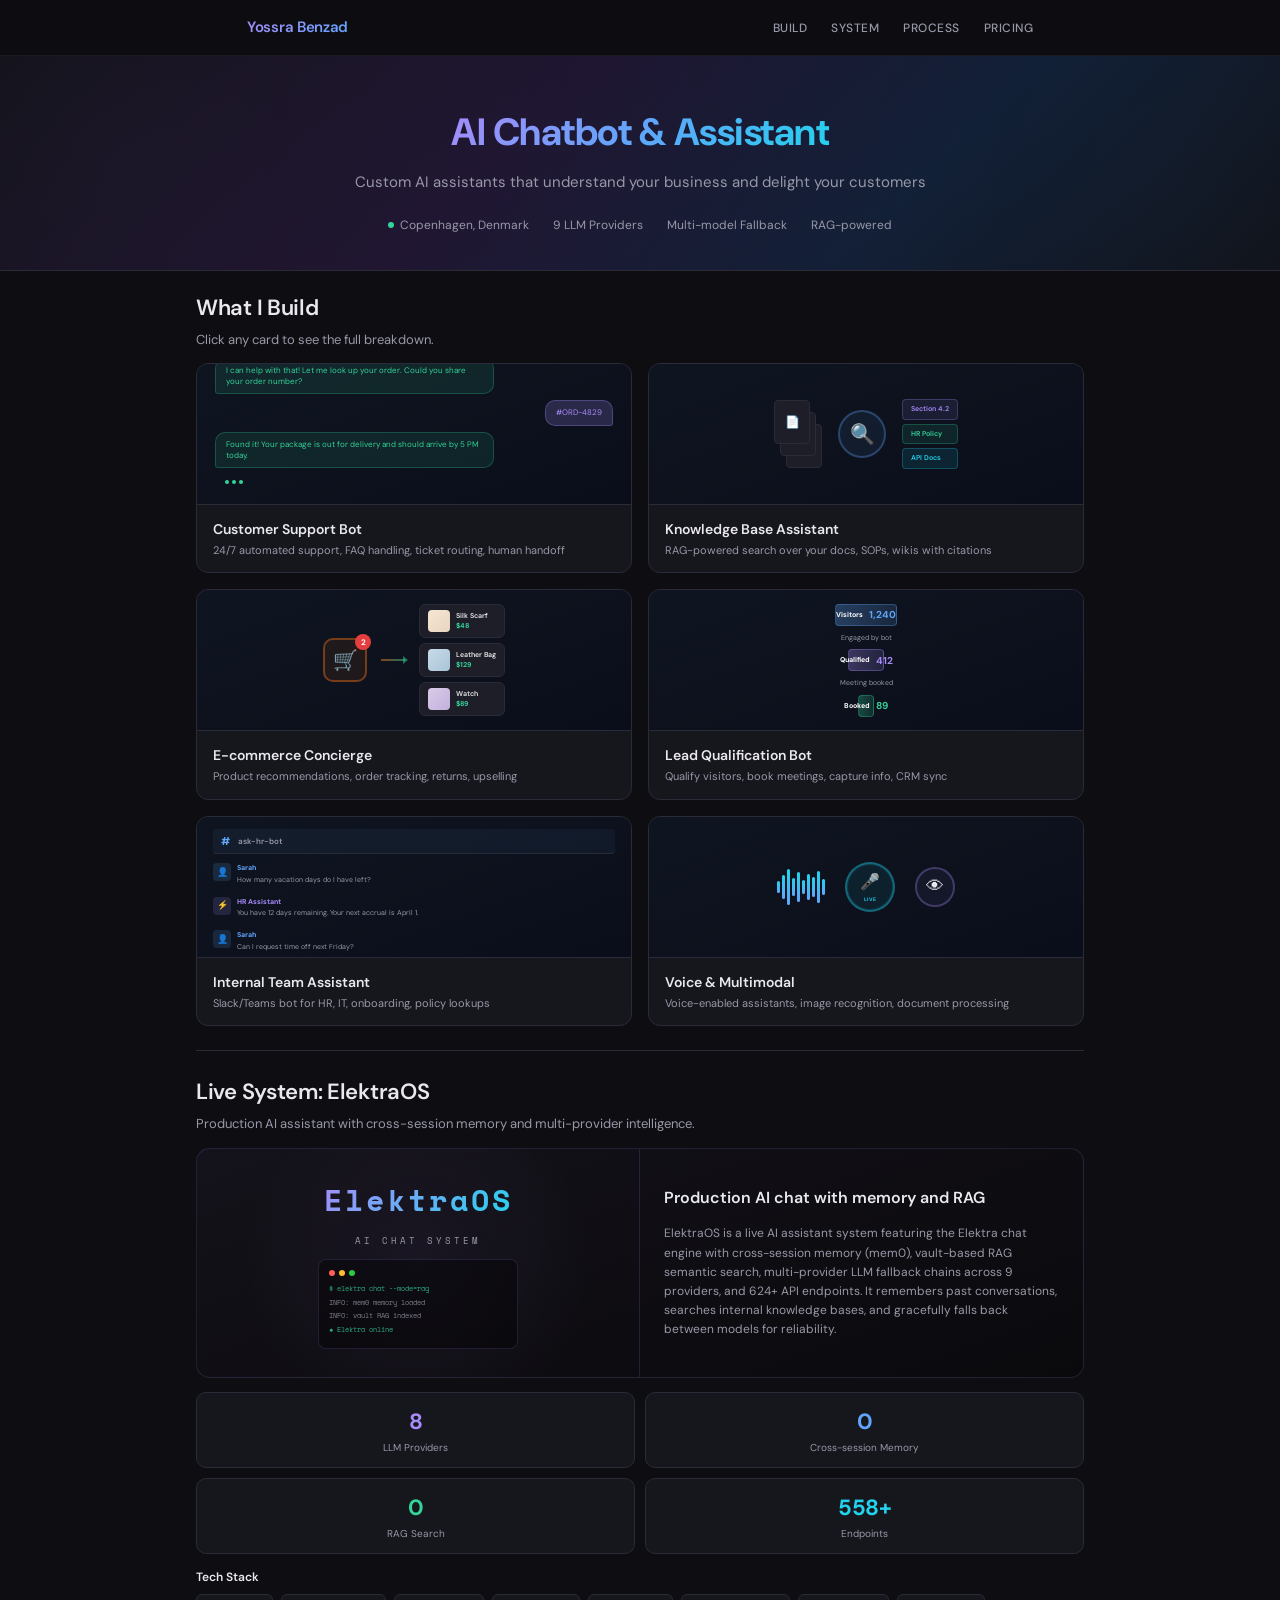
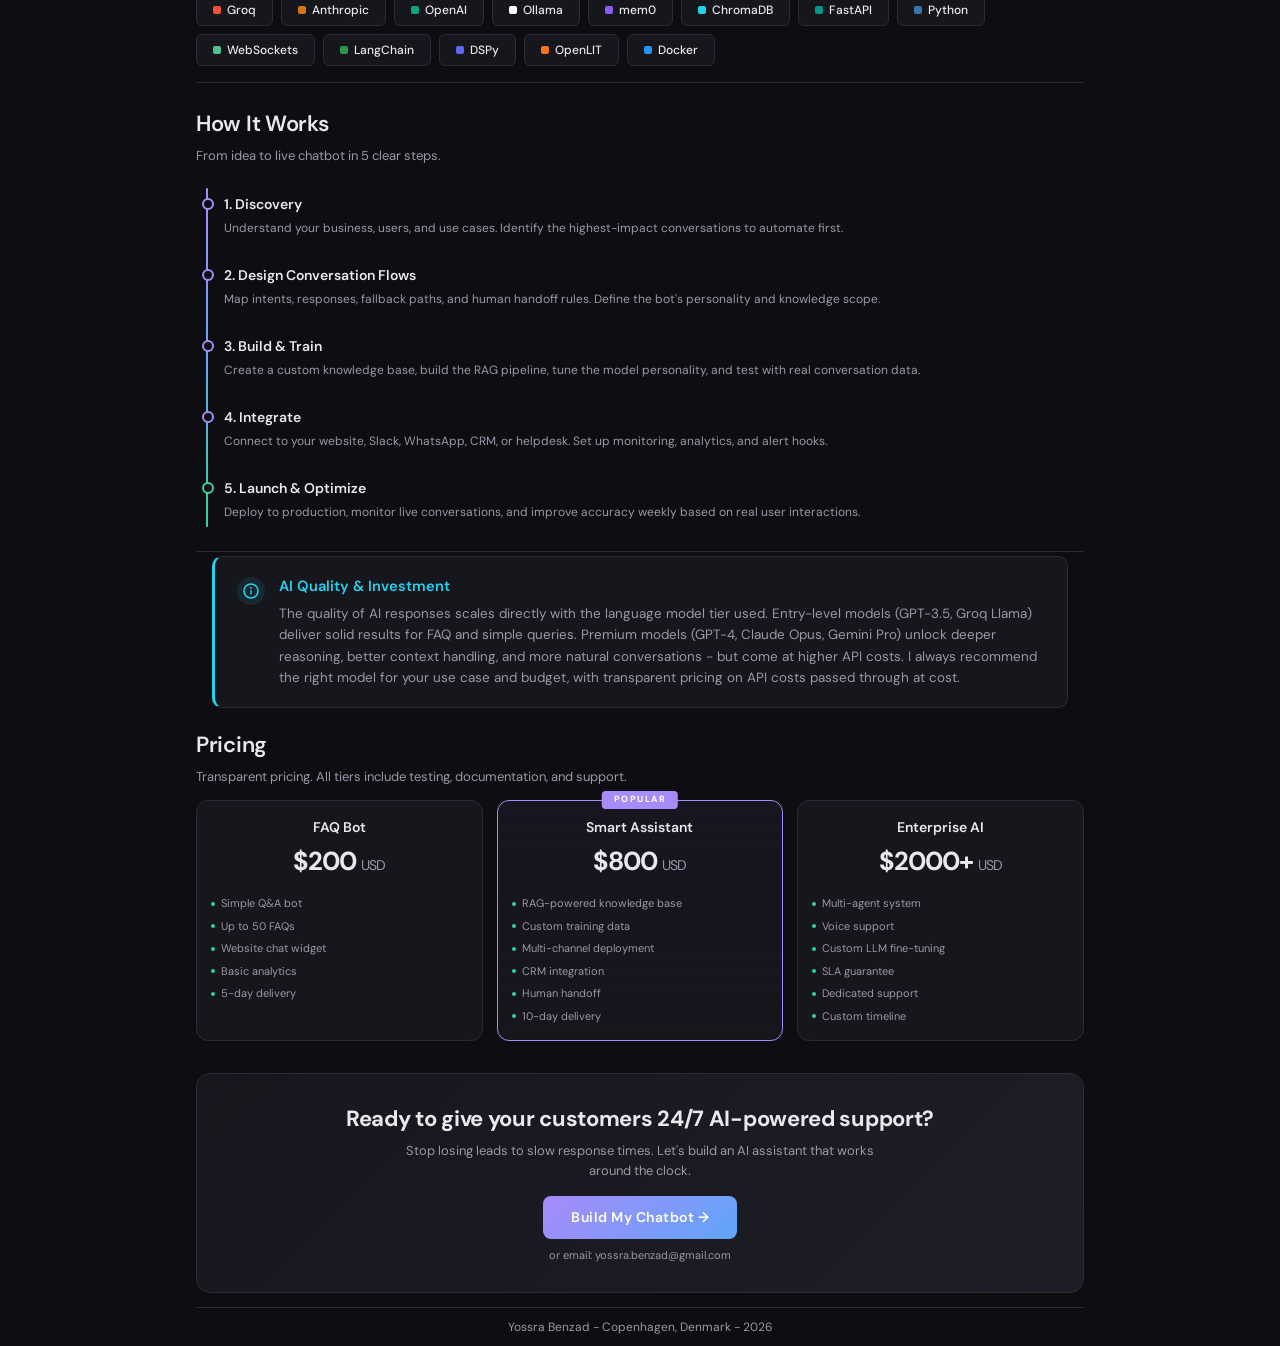
<file: portfolio/chatbot.html>
<!DOCTYPE html>
<html lang="en">
<head>
<meta charset="UTF-8">
<meta name="viewport" content="width=device-width, initial-scale=1.0">
<title>AI Chatbot & Assistant Portfolio - Yossra Benzad</title>
<link rel="preconnect" href="https://fonts.googleapis.com">
<link href="https://fonts.googleapis.com/css2?family=DM+Sans:ital,opsz,wght@0,9..40,300;0,9..40,400;0,9..40,500;0,9..40,600;0,9..40,700;1,9..40,400&family=Space+Mono:wght@400;700&display=swap" rel="stylesheet">
<style>
  *, *::before, *::after { box-sizing: border-box; margin: 0; padding: 0; }
  html { scroll-behavior: smooth; }
  :root {
    --bg: #0e0e12;
    --surface: #16161d;
    --surface-2: #1e1e28;
    --border: #2a2a38;
    --text: #e8e8ed;
    --text-dim: #9898a8;
    --accent: #a78bfa;
    --accent-2: #60a5fa;
    --gold: #d4a853;
    --green: #34d399;
    --cyan: #22d3ee;
    --orange: #f97316;
  }
  body {
    font-family: 'DM Sans', sans-serif;
    background: var(--bg);
    color: var(--text);
    line-height: 1.5;
    -webkit-print-color-adjust: exact;
    print-color-adjust: exact;
    padding-top: 56px;
  }
  .page { max-width: 920px; margin: 0 auto; padding: 0 16px; }

  /* ========== STICKY NAV ========== */
  .top-nav {
    position: fixed; top: 0; left: 0; right: 0; z-index: 1000;
    height: 56px; display: flex; align-items: center; justify-content: center;
    background: rgba(14,14,18,0.85);
    backdrop-filter: blur(12px); -webkit-backdrop-filter: blur(12px);
    border-bottom: 1px solid rgba(42,42,56,0.5);
    transition: box-shadow 0.3s ease;
  }
  .top-nav.scrolled { box-shadow: 0 4px 24px rgba(0,0,0,0.4); }
  .top-nav-inner {
    max-width: 850px; width: 100%; padding: 0 32px;
    display: flex; align-items: center; justify-content: space-between;
  }
  .nav-brand {
    font-size: 15px; font-weight: 600;
    background: linear-gradient(135deg, var(--accent), var(--accent-2));
    -webkit-background-clip: text; -webkit-text-fill-color: transparent;
    background-clip: text; letter-spacing: -0.3px;
  }
  .nav-links { display: flex; gap: 24px; }
  .nav-links a {
    font-size: 12px; color: var(--text-dim); text-decoration: none;
    letter-spacing: 0.5px; text-transform: uppercase; font-weight: 500;
    transition: color 0.2s ease;
  }
  .nav-links a:hover { color: var(--text); }

  /* ========== COVER HEADER ========== */
  .cover {
    background: linear-gradient(135deg, #0e0e12 0%, #1a1028 40%, #0e1a2e 70%, #0e0e12 100%);
    padding: 48px 0 36px; text-align: center; position: relative;
    overflow: hidden; border-bottom: 1px solid var(--border);
  }
  .cover::before {
    content: ''; position: absolute; top: -50%; left: -50%; width: 200%; height: 200%;
    background: radial-gradient(circle at 30% 50%, rgba(167,139,250,0.06) 0%, transparent 50%),
                radial-gradient(circle at 70% 50%, rgba(96,165,250,0.05) 0%, transparent 50%);
    pointer-events: none;
  }
  .cover-particles {
    position: absolute; top: 0; left: 0; right: 0; bottom: 0; pointer-events: none; overflow: hidden;
  }
  .cover-particles .p-dot {
    position: absolute; border-radius: 50%; opacity: 0;
    animation: particle-float 6s ease-in-out 1;
  }
  @keyframes particle-float {
    0% { opacity: 0; transform: translateY(20px) scale(0.5); }
    20% { opacity: 1; }
    80% { opacity: 1; }
    100% { opacity: 0; transform: translateY(-40px) scale(0.3); }
  }
  .cover h1 { font-size: 38px; font-weight: 700; letter-spacing: -0.5px; margin-bottom: 10px; position: relative; }
  .cover h1 span {
    background: linear-gradient(135deg, var(--accent), var(--accent-2), var(--cyan));
    -webkit-background-clip: text; -webkit-text-fill-color: transparent; background-clip: text;
  }
  .cover .subtitle { font-size: 15px; color: var(--text-dim); font-weight: 400; margin-bottom: 22px; position: relative; }
  .cover-badges { display: flex; justify-content: center; gap: 24px; position: relative; flex-wrap: wrap; }
  .cover-badge { font-size: 12px; color: var(--text-dim); display: flex; align-items: center; gap: 6px; }
  .cover-badge .dot { width: 6px; height: 6px; border-radius: 50%; background: var(--green); display: inline-block; animation: pulse-dot 2s ease-in-out infinite; }
  @keyframes pulse-dot { 0%, 100% { opacity: 1; } 50% { opacity: 0.4; } }

  /* ========== SECTIONS ========== */
  .section { padding: 20px 0 12px; }
  .section-title { font-size: 22px; font-weight: 600; margin-bottom: 6px; letter-spacing: -0.3px; }
  .section-subtitle { font-size: 13px; color: var(--text-dim); margin-bottom: 14px; }
  .divider { height: 1px; background: var(--border); margin: 4px 0; }

  /* ========== FADE-IN ANIMATIONS ========== */
  .fade-section { opacity: 0; transform: translateY(28px); transition: opacity 0.7s ease, transform 0.7s ease; }
  .fade-section.is-visible { opacity: 1; transform: translateY(0); }

  /* ========== CHATBOT CARDS ========== */
  .auto-grid { display: grid; grid-template-columns: 1fr 1fr; gap: 16px; margin-bottom: 8px; }
  .auto-card {
    border: 1px solid var(--border); border-radius: 12px; overflow: hidden;
    background: var(--surface); cursor: pointer;
    transition: transform 0.3s ease, box-shadow 0.3s ease;
  }
  .auto-card:hover { transform: scale(1.02); box-shadow: 0 8px 32px rgba(167,139,250,0.12); }
  .auto-preview { height: 140px; position: relative; overflow: hidden; }
  .auto-info { padding: 14px 16px; border-top: 1px solid var(--border); }
  .auto-info h3 { font-size: 14px; font-weight: 600; margin-bottom: 3px; }
  .auto-info p { font-size: 11px; color: var(--text-dim); line-height: 1.4; }

  /* -- Card 1: Customer Support Chat Bubbles -- */
  .preview-chat {
    background: linear-gradient(160deg, #0f1520, #0a0e1a);
    display: flex; flex-direction: column; justify-content: flex-end; padding: 14px 18px; gap: 6px;
  }
  .chat-row { display: flex; gap: 6px; align-items: flex-end; opacity: 0; }
  .chat-row.user { justify-content: flex-end; }
  .chat-row.bot { justify-content: flex-start; }
  .chat-bubble {
    font-size: 8px; padding: 6px 10px; border-radius: 10px; max-width: 70%; line-height: 1.4;
  }
  .chat-row.user .chat-bubble {
    background: rgba(167,139,250,0.2); border: 1px solid rgba(167,139,250,0.3); color: var(--accent);
    border-bottom-right-radius: 3px;
  }
  .chat-row.bot .chat-bubble {
    background: rgba(52,211,153,0.1); border: 1px solid rgba(52,211,153,0.25); color: var(--green);
    border-bottom-left-radius: 3px;
  }
  .chat-row:nth-child(1) { animation: chat-appear 0.4s ease-out 0.3s forwards; }
  .chat-row:nth-child(2) { animation: chat-appear 0.4s ease-out 0.9s forwards; }
  .chat-row:nth-child(3) { animation: chat-appear 0.4s ease-out 1.5s forwards; }
  .chat-row:nth-child(4) { animation: chat-appear 0.4s ease-out 2.1s forwards; }
  .typing-indicator { display: flex; gap: 3px; padding: 6px 10px; opacity: 0; animation: chat-appear 0.4s ease-out 2.5s forwards; }
  .typing-indicator span {
    width: 4px; height: 4px; border-radius: 50%; background: var(--green);
    animation: typing-bounce 1.2s ease-in-out infinite;
  }
  .typing-indicator span:nth-child(2) { animation-delay: 0.2s; }
  .typing-indicator span:nth-child(3) { animation-delay: 0.4s; }
  @keyframes chat-appear {
    0% { opacity: 0; transform: translateY(8px); }
    100% { opacity: 1; transform: translateY(0); }
  }
  @keyframes typing-bounce {
    0%, 60%, 100% { transform: translateY(0); opacity: 0.4; }
    30% { transform: translateY(-4px); opacity: 1; }
  }

  /* -- Card 2: Knowledge Base / RAG -- */
  .preview-rag {
    background: linear-gradient(160deg, #0f1520, #0a0e1a);
    display: flex; align-items: center; justify-content: center; gap: 16px; padding: 20px;
  }
  .rag-docs {
    display: flex; flex-direction: column; gap: 4px; position: relative;
  }
  .rag-doc {
    width: 36px; height: 44px; border-radius: 4px; border: 1px solid var(--border);
    background: var(--surface-2); display: flex; align-items: center; justify-content: center;
    font-size: 12px; position: relative;
    animation: rag-stack 3s ease-in-out infinite;
  }
  .rag-doc:nth-child(1) { z-index: 3; }
  .rag-doc:nth-child(2) { z-index: 2; margin-top: -36px; margin-left: 6px; animation-delay: 0.3s; }
  .rag-doc:nth-child(3) { z-index: 1; margin-top: -36px; margin-left: 12px; animation-delay: 0.6s; }
  @keyframes rag-stack {
    0%, 100% { transform: translateY(0); opacity: 0.7; }
    50% { transform: translateY(-3px); opacity: 1; }
  }
  .rag-search {
    width: 48px; height: 48px; border-radius: 50%;
    border: 2px solid rgba(96,165,250,0.3); background: rgba(96,165,250,0.08);
    display: flex; align-items: center; justify-content: center; font-size: 20px;
    animation: rag-glow 3s ease-in-out infinite;
  }
  @keyframes rag-glow {
    0%, 100% { box-shadow: 0 0 0 rgba(96,165,250,0); }
    50% { box-shadow: 0 0 18px rgba(96,165,250,0.3); }
  }
  .rag-results { display: flex; flex-direction: column; gap: 4px; }
  .rag-result {
    font-size: 7px; padding: 4px 8px; border-radius: 4px; font-weight: 600;
    opacity: 0; animation: rag-result-in 0.5s ease-out forwards;
  }
  .rag-result:nth-child(1) { background: rgba(167,139,250,0.1); border: 1px solid rgba(167,139,250,0.25); color: var(--accent); animation-delay: 0.5s; }
  .rag-result:nth-child(2) { background: rgba(52,211,153,0.1); border: 1px solid rgba(52,211,153,0.25); color: var(--green); animation-delay: 0.8s; }
  .rag-result:nth-child(3) { background: rgba(34,211,238,0.1); border: 1px solid rgba(34,211,238,0.25); color: var(--cyan); animation-delay: 1.1s; }
  @keyframes rag-result-in {
    0% { opacity: 0; transform: translateX(-6px); }
    100% { opacity: 1; transform: translateX(0); }
  }

  /* -- Card 3: E-commerce Concierge -- */
  .preview-concierge {
    background: linear-gradient(160deg, #0f1520, #0a0e1a);
    display: flex; align-items: center; justify-content: center; gap: 12px; padding: 20px;
  }
  .concierge-cart {
    width: 44px; height: 44px; border-radius: 10px;
    border: 2px solid rgba(249,115,22,0.4); background: rgba(249,115,22,0.08);
    display: flex; align-items: center; justify-content: center; font-size: 20px;
    position: relative;
  }
  .concierge-badge {
    position: absolute; top: -6px; right: -6px; width: 16px; height: 16px;
    border-radius: 50%; background: #e53e3e; font-size: 8px; font-weight: 700;
    color: #fff; display: flex; align-items: center; justify-content: center;
    animation: badge-bounce 2s ease-in-out infinite;
  }
  @keyframes badge-bounce { 0%, 100% { transform: scale(1); } 50% { transform: scale(1.2); } }
  .concierge-suggestions {
    display: flex; flex-direction: column; gap: 5px;
  }
  .concierge-item {
    display: flex; align-items: center; gap: 6px; padding: 5px 8px; border-radius: 6px;
    border: 1px solid var(--border); background: var(--surface-2);
    opacity: 0; animation: suggest-slide 0.5s ease-out forwards;
  }
  .concierge-item:nth-child(1) { animation-delay: 0.4s; }
  .concierge-item:nth-child(2) { animation-delay: 0.8s; }
  .concierge-item:nth-child(3) { animation-delay: 1.2s; }
  @keyframes suggest-slide {
    0% { opacity: 0; transform: translateX(10px); }
    100% { opacity: 1; transform: translateX(0); }
  }
  .concierge-thumb {
    width: 22px; height: 22px; border-radius: 4px;
  }
  .concierge-meta { display: flex; flex-direction: column; }
  .concierge-name { font-size: 7px; color: var(--text); font-weight: 600; }
  .concierge-price { font-size: 7px; color: var(--green); font-weight: 700; }
  .concierge-arrow {
    width: 24px; height: 2px; background: linear-gradient(90deg, rgba(249,115,22,0.5), rgba(52,211,153,0.5));
    position: relative; margin: 0 2px;
  }
  .concierge-arrow::after {
    content: ''; position: absolute; right: -3px; top: -3px;
    border-left: 5px solid rgba(52,211,153,0.5); border-top: 4px solid transparent; border-bottom: 4px solid transparent;
  }

  /* -- Card 4: Lead Qualification Funnel -- */
  .preview-funnel {
    background: linear-gradient(160deg, #0f1520, #0a0e1a);
    display: flex; align-items: center; justify-content: center; padding: 16px 20px;
  }
  .funnel-container {
    display: flex; flex-direction: column; align-items: center; gap: 0; width: 100%;
  }
  .funnel-stage {
    display: flex; align-items: center; justify-content: center; position: relative;
    padding: 6px 0; border-left: 2px solid transparent; border-right: 2px solid transparent;
    text-align: center;
  }
  .funnel-bar {
    height: 22px; border-radius: 4px; display: flex; align-items: center; justify-content: center;
    font-size: 7px; font-weight: 700; color: #fff; position: relative;
    transition: width 0.6s ease;
  }
  .funnel-bar.f-visitors {
    width: 100%; background: linear-gradient(90deg, rgba(96,165,250,0.3), rgba(96,165,250,0.15));
    border: 1px solid rgba(96,165,250,0.3);
    animation: funnel-fill 2s ease-out 0.3s backwards;
  }
  .funnel-bar.f-qualified {
    width: 65%; background: linear-gradient(90deg, rgba(167,139,250,0.3), rgba(167,139,250,0.15));
    border: 1px solid rgba(167,139,250,0.3);
    animation: funnel-fill 2s ease-out 0.7s backwards;
  }
  .funnel-bar.f-booked {
    width: 35%; background: linear-gradient(90deg, rgba(52,211,153,0.3), rgba(52,211,153,0.15));
    border: 1px solid rgba(52,211,153,0.3);
    animation: funnel-fill 2s ease-out 1.1s backwards;
  }
  @keyframes funnel-fill {
    0% { width: 0; opacity: 0; }
    100% { opacity: 1; }
  }
  .funnel-label { font-size: 7px; color: var(--text-dim); margin-top: 1px; }
  .funnel-count { font-size: 10px; font-weight: 700; margin-left: 6px; }
  .funnel-bar.f-visitors .funnel-count { color: var(--accent-2); }
  .funnel-bar.f-qualified .funnel-count { color: var(--accent); }
  .funnel-bar.f-booked .funnel-count { color: var(--green); }

  /* -- Card 5: Internal Team / Slack Bot -- */
  .preview-slack {
    background: linear-gradient(160deg, #0f1520, #0a0e1a);
    display: flex; flex-direction: column; padding: 12px 16px; gap: 5px;
  }
  .slack-bar {
    display: flex; align-items: center; gap: 8px; padding: 4px 8px;
    background: rgba(96,165,250,0.06); border-radius: 4px; border-bottom: 1px solid var(--border);
  }
  .slack-hash { font-size: 11px; color: var(--accent-2); font-weight: 700; }
  .slack-channel { font-size: 8px; color: var(--text-dim); font-weight: 600; }
  .slack-msg {
    display: flex; align-items: flex-start; gap: 6px; padding: 4px 0;
    opacity: 0; animation: slack-msg-in 0.4s ease-out forwards;
  }
  .slack-msg:nth-child(2) { animation-delay: 0.4s; }
  .slack-msg:nth-child(3) { animation-delay: 0.8s; }
  .slack-msg:nth-child(4) { animation-delay: 1.2s; }
  .slack-msg:nth-child(5) { animation-delay: 1.6s; }
  @keyframes slack-msg-in {
    0% { opacity: 0; transform: translateY(4px); }
    100% { opacity: 1; transform: translateY(0); }
  }
  .slack-avatar {
    width: 18px; height: 18px; border-radius: 4px; flex-shrink: 0;
    display: flex; align-items: center; justify-content: center; font-size: 9px;
  }
  .slack-avatar.human { background: rgba(96,165,250,0.15); }
  .slack-avatar.bot { background: rgba(167,139,250,0.15); }
  .slack-body { display: flex; flex-direction: column; gap: 1px; }
  .slack-author { font-size: 7px; font-weight: 700; }
  .slack-author.human { color: var(--accent-2); }
  .slack-author.bot { color: var(--accent); }
  .slack-text { font-size: 7px; color: var(--text-dim); line-height: 1.3; }

  /* -- Card 6: Voice & Multimodal -- */
  .preview-voice {
    background: linear-gradient(160deg, #0f1520, #0a0e1a);
    display: flex; align-items: center; justify-content: center; gap: 20px; padding: 20px;
  }
  .voice-waveform {
    display: flex; align-items: center; gap: 2px; height: 40px;
  }
  .wave-bar {
    width: 3px; border-radius: 2px; background: linear-gradient(180deg, var(--cyan), var(--accent-2));
    animation: wave-dance 1.2s ease-in-out infinite;
  }
  .wave-bar:nth-child(1) { height: 12px; animation-delay: 0s; }
  .wave-bar:nth-child(2) { height: 24px; animation-delay: 0.1s; }
  .wave-bar:nth-child(3) { height: 36px; animation-delay: 0.2s; }
  .wave-bar:nth-child(4) { height: 18px; animation-delay: 0.3s; }
  .wave-bar:nth-child(5) { height: 30px; animation-delay: 0.4s; }
  .wave-bar:nth-child(6) { height: 14px; animation-delay: 0.5s; }
  .wave-bar:nth-child(7) { height: 26px; animation-delay: 0.6s; }
  .wave-bar:nth-child(8) { height: 20px; animation-delay: 0.7s; }
  .wave-bar:nth-child(9) { height: 32px; animation-delay: 0.8s; }
  .wave-bar:nth-child(10) { height: 16px; animation-delay: 0.9s; }
  @keyframes wave-dance {
    0%, 100% { transform: scaleY(0.4); opacity: 0.5; }
    50% { transform: scaleY(1); opacity: 1; }
  }
  .voice-center {
    width: 50px; height: 50px; border-radius: 50%;
    border: 2px solid rgba(34,211,238,0.4); background: rgba(34,211,238,0.08);
    display: flex; align-items: center; justify-content: center; flex-direction: column;
    gap: 2px; position: relative;
  }
  .voice-center::after {
    content: ''; position: absolute; width: 100%; height: 100%; border-radius: 50%;
    border: 1px solid rgba(34,211,238,0.15);
    animation: voice-ring 2s ease-out infinite;
  }
  @keyframes voice-ring {
    0% { transform: scale(1); opacity: 0.6; }
    100% { transform: scale(1.6); opacity: 0; }
  }
  .voice-icon { font-size: 16px; }
  .voice-label { font-size: 5px; color: var(--cyan); font-weight: 700; text-transform: uppercase; letter-spacing: 0.5px; }
  .voice-eye {
    width: 40px; height: 40px; border-radius: 50%;
    border: 2px solid rgba(167,139,250,0.3); background: rgba(167,139,250,0.06);
    display: flex; align-items: center; justify-content: center; font-size: 18px;
    animation: eye-blink 3s ease-in-out infinite;
  }
  @keyframes eye-blink {
    0%, 42%, 48%, 100% { transform: scaleY(1); }
    45% { transform: scaleY(0.1); }
  }

  /* ========== ELEKTRAOS SHOWCASE ========== */
  .elektra-showcase {
    border: 1px solid var(--border); border-radius: 14px; overflow: hidden;
    display: grid; grid-template-columns: 1fr 1fr; gap: 0;
    transition: transform 0.3s ease, box-shadow 0.3s ease;
    background: linear-gradient(160deg, #14121a, #0a090c); border-color: rgba(167,139,250,0.15);
  }
  .elektra-showcase:hover { transform: scale(1.01); box-shadow: 0 8px 32px rgba(167,139,250,0.10); }
  .elektra-visual {
    padding: 28px 24px; display: flex; flex-direction: column; justify-content: center; align-items: center;
    gap: 12px; border-right: 1px solid rgba(167,139,250,0.15);
    background: radial-gradient(circle at 50% 50%, rgba(167,139,250,0.06) 0%, transparent 70%);
  }
  .elektra-brand {
    font-family: 'Space Mono', monospace; font-size: 30px; font-weight: 700;
    background: linear-gradient(135deg, var(--accent), var(--cyan));
    -webkit-background-clip: text; -webkit-text-fill-color: transparent; background-clip: text;
    letter-spacing: 3px;
  }
  .elektra-sub { font-size: 9px; letter-spacing: 3px; text-transform: uppercase; color: var(--text-dim); font-family: 'Space Mono', monospace; }
  .elektra-terminal {
    width: 100%; max-width: 200px; background: rgba(0,0,0,0.4); border-radius: 8px; padding: 10px; border: 1px solid rgba(167,139,250,0.15);
  }
  .term-bar { display: flex; gap: 4px; margin-bottom: 8px; }
  .term-dot { width: 6px; height: 6px; border-radius: 50%; }
  .term-dot.td-r { background: #ff5f57; }
  .term-dot.td-y { background: #ffbd2e; }
  .term-dot.td-g { background: #28ca41; }
  .term-line { font-family: 'Space Mono', monospace; font-size: 7px; color: var(--green); margin-bottom: 3px; opacity: 0.8; }
  .term-line.dim { color: var(--text-dim); }

  .elektra-details { padding: 24px; display: flex; flex-direction: column; justify-content: center; gap: 14px; }
  .elektra-details h3 { font-size: 16px; font-weight: 600; }
  .elektra-desc { font-size: 12px; color: var(--text-dim); line-height: 1.6; }

  .stat-counters { display: grid; grid-template-columns: 1fr 1fr; gap: 10px; margin-top: 4px; }
  .stat-counter {
    background: var(--surface); border: 1px solid var(--border); border-radius: 10px;
    padding: 12px; text-align: center;
    transition: transform 0.3s ease, box-shadow 0.3s ease;
  }
  .stat-counter:hover { transform: scale(1.04); box-shadow: 0 4px 16px rgba(167,139,250,0.1); }
  .stat-num { font-size: 22px; font-weight: 700; letter-spacing: -0.5px; }
  .stat-num.c-purple { color: var(--accent); }
  .stat-num.c-blue { color: var(--accent-2); }
  .stat-num.c-green { color: var(--green); }
  .stat-num.c-cyan { color: var(--cyan); }
  .stat-label { font-size: 10px; color: var(--text-dim); margin-top: 2px; }

  /* ========== TECH BADGES ========== */
  .tech-badges { display: flex; flex-wrap: wrap; gap: 8px; }
  .tech-badge {
    font-size: 12px; font-weight: 500; padding: 6px 16px; border-radius: 6px;
    border: 1px solid var(--border); background: var(--surface);
    display: flex; align-items: center; gap: 6px;
    transition: transform 0.3s ease, box-shadow 0.3s ease;
  }
  .tech-badge:hover { transform: scale(1.05); box-shadow: 0 4px 12px rgba(167,139,250,0.08); }
  .tech-badge .td { width: 8px; height: 8px; border-radius: 2px; }

  /* ========== TIMELINE ========== */
  .timeline { display: flex; flex-direction: column; gap: 0; position: relative; padding-left: 28px; }
  .timeline::before {
    content: ''; position: absolute; left: 10px; top: 8px; bottom: 8px;
    width: 2px; background: linear-gradient(180deg, var(--accent), var(--accent-2), var(--green));
    border-radius: 1px;
  }
  .tl-step { position: relative; padding: 14px 0; }
  .tl-dot {
    position: absolute; left: -22px; top: 18px; width: 12px; height: 12px;
    border-radius: 50%; border: 2px solid var(--accent);
    background: var(--bg);
  }
  .tl-step:last-child .tl-dot { border-color: var(--green); }
  .tl-step h4 { font-size: 14px; font-weight: 600; margin-bottom: 4px; }
  .tl-step p { font-size: 12px; color: var(--text-dim); line-height: 1.5; }

  /* ========== PRICING ========== */
  .pricing-grid { display: grid; grid-template-columns: 1fr 1fr 1fr; gap: 14px; margin-top: 4px; }
  .price-card {
    border: 1px solid var(--border); border-radius: 12px; padding: 16px 14px;
    text-align: center; background: var(--surface); position: relative; cursor: pointer;
    transition: transform 0.3s ease, box-shadow 0.3s ease;
  }
  .price-card:hover { transform: scale(1.03); box-shadow: 0 8px 32px rgba(167,139,250,0.12); }
  .price-card.featured { border-color: var(--accent); background: linear-gradient(180deg, rgba(167,139,250,0.06), var(--surface)); }
  .price-card.featured::before {
    content: 'POPULAR'; position: absolute; top: -10px; left: 50%; transform: translateX(-50%);
    font-size: 9px; font-weight: 700; letter-spacing: 1.5px;
    background: var(--accent); color: #fff; padding: 2px 12px; border-radius: 4px;
  }
  .price-card h4 { font-size: 14px; font-weight: 600; margin-bottom: 4px; }
  .price-amount { font-size: 26px; font-weight: 700; margin: 4px 0; letter-spacing: -1px; }
  .price-amount span { font-size: 14px; font-weight: 400; color: var(--text-dim); }
  .price-features { list-style: none; text-align: left; margin-top: 14px; display: flex; flex-direction: column; gap: 6px; }
  .price-features li { font-size: 11px; color: var(--text-dim); display: flex; align-items: center; gap: 6px; }
  .price-features li::before { content: ''; width: 4px; height: 4px; background: var(--green); border-radius: 50%; flex-shrink: 0; }

  /* ========== CTA SECTION ========== */
  .cta-section {
    background: linear-gradient(135deg, var(--surface), var(--surface-2));
    border: 1px solid var(--border); border-radius: 14px; padding: 28px 24px;
    text-align: center;
  }
  .cta-section h2 { font-size: 22px; font-weight: 700; margin-bottom: 6px; letter-spacing: -0.3px; }
  .cta-section p { font-size: 13px; color: var(--text-dim); margin-bottom: 16px; max-width: 480px; margin-left: auto; margin-right: auto; }
  .cta-btn {
    display: inline-block; background: linear-gradient(135deg, var(--accent), var(--accent-2));
    color: #fff; font-size: 14px; font-weight: 600; padding: 11px 28px; border-radius: 8px;
    text-decoration: none; letter-spacing: 0.5px;
    transition: transform 0.2s, box-shadow 0.2s;
  }
  .cta-btn:hover { transform: translateY(-2px); box-shadow: 0 6px 24px rgba(167,139,250,0.3); }

  /* ========== FOOTER ========== */
  .footer { text-align: center; padding: 16px 0; border-top: 1px solid var(--border); margin-top: 12px; }
  .footer p { font-size: 12px; color: var(--text-dim); }
  .footer a { color: var(--accent); text-decoration: none; }

  /* ========== BACK TO TOP ========== */
  .back-to-top {
    position: fixed; bottom: 32px; right: 32px; width: 44px; height: 44px; border-radius: 50%;
    background: rgba(167,139,250,0.15); border: 1px solid rgba(167,139,250,0.3);
    backdrop-filter: blur(8px); color: var(--accent); font-size: 20px; cursor: pointer;
    display: flex; align-items: center; justify-content: center;
    opacity: 0; pointer-events: none;
    transition: opacity 0.3s ease, transform 0.3s ease, background 0.3s ease; z-index: 999;
  }
  .back-to-top.visible { opacity: 1; pointer-events: auto; }
  .back-to-top:hover { background: rgba(167,139,250,0.3); transform: translateY(-2px); }

  /* ========== MODAL ========== */
  .modal-overlay {
    position: fixed; top: 0; left: 0; right: 0; bottom: 0;
    background: rgba(0,0,0,0.75); backdrop-filter: blur(6px); z-index: 2000;
    display: flex; align-items: center; justify-content: center;
    opacity: 0; pointer-events: none; transition: opacity 0.3s ease;
  }
  .modal-overlay.open { opacity: 1; pointer-events: auto; }
  .modal-box {
    background: var(--surface); border: 1px solid var(--border); border-radius: 16px;
    max-width: 520px; width: 90%; max-height: 85vh; overflow-y: auto;
    padding: 0; position: relative; transform: scale(0.95); transition: transform 0.3s ease;
  }
  .modal-overlay.open .modal-box { transform: scale(1); }
  .modal-close {
    position: absolute; top: 14px; right: 18px; background: none; border: none;
    color: var(--text-dim); font-size: 22px; cursor: pointer; z-index: 10; transition: color 0.2s ease;
  }
  .modal-close:hover { color: var(--text); }
  .modal-preview-area { height: 200px; border-radius: 16px 16px 0 0; overflow: hidden; }
  .modal-body { padding: 24px; }
  .modal-body h3 { font-size: 20px; font-weight: 600; margin-bottom: 8px; }
  .modal-body .modal-desc { font-size: 12px; color: var(--text-dim); margin-bottom: 12px; line-height: 1.6; }
  .modal-body .modal-tools { font-size: 11px; color: var(--accent); margin-bottom: 18px; }
  .modal-body .modal-cta {
    display: inline-flex; align-items: center; gap: 8px; font-size: 13px; font-weight: 600;
    padding: 10px 24px; border-radius: 8px; background: var(--accent); color: #fff;
    text-decoration: none; transition: background 0.2s ease;
  }
  .modal-body .modal-cta:hover { background: #9574f0; }

  /* ========== PDF CTA BANNER (print only) ========== */
  .pdf-cta-banner {
    display: none;
    text-align: center;
    background: linear-gradient(135deg, rgba(167,139,250,0.15), rgba(96,165,250,0.1));
    border: 1px solid rgba(167,139,250,0.25);
    border-radius: 10px;
    padding: 12px 20px;
    margin: 8px auto 0;
    max-width: 700px;
  }
  .pdf-cta-banner p { font-size: 11px; color: var(--text-dim); margin-bottom: 4px; }
  .pdf-cta-banner a {
    color: var(--accent);
    font-weight: 600;
    font-size: 13px;
    text-decoration: none;
    word-break: break-all;
  }

  /* ========== PRINT ========== */
  @media print {
    html, body {
      background: #f5f5f8 !important;
      color: #1a1a2e !important;
      -webkit-print-color-adjust: exact !important;
      print-color-adjust: exact !important;
      padding: 0 !important; margin: 0 !important;
    }
    .top-nav, .back-to-top, .modal-overlay, .cover-particles { display: none !important; }
    .fade-section { opacity: 1 !important; transform: none !important; }
    .pdf-cta-banner {
      display: block !important;
      background: linear-gradient(135deg, #eee8ff, #e8f0ff) !important;
      border-color: #c4b5fd !important;
    }
    .pdf-cta-banner p { color: #555 !important; }
    .pdf-cta-banner a { color: #7c3aed !important; }

    .cover {
      min-height: 100vh !important;
      display: flex !important;
      flex-direction: column !important;
      align-items: center !important;
      justify-content: center !important;
      padding: 0 40px !important;
      background: linear-gradient(135deg, #0f0a1e 0%, #1a1040 30%, #0d1a30 60%, #0f0a1e 100%) !important;
      break-after: page !important;
    }
    .cover .page {
      display: flex !important;
      flex-direction: column !important;
      align-items: center !important;
      justify-content: center !important;
    }
    .cover h1 { font-size: 42px !important; margin-bottom: 14px !important; }
    .cover h1 span { background: linear-gradient(135deg, #a78bfa, #60a5fa, #22d3ee) !important; -webkit-background-clip: text !important; -webkit-text-fill-color: transparent !important; }
    .subtitle { font-size: 16px !important; margin-bottom: 28px !important; color: #b0b0c0 !important; }
    .cover-badge { background: rgba(255,255,255,0.08) !important; color: #d0d0e0 !important; font-size: 12px !important; padding: 8px 16px !important; border: 1px solid rgba(255,255,255,0.12) !important; }
    .cover-badges { gap: 12px !important; margin-bottom: 32px !important; }

    .page { background: transparent !important; }
    .section { padding: 10px 0 6px !important; }
    .section-title { font-size: 17px !important; color: #1a1a2e !important; margin-bottom: 4px !important; }
    .section-subtitle { font-size: 10px !important; color: #666 !important; margin-bottom: 8px !important; }

    .auto-card, .stat-counter, .price-card {
      background: #ffffff !important;
      border: 1px solid #e2e2ea !important;
      color: #1a1a2e !important;
      box-shadow: 0 1px 3px rgba(0,0,0,0.08) !important;
    }
    .auto-card h3 { color: #1a1a2e !important; }
    .auto-card p { color: #555 !important; }
    .auto-preview { background: #f0eef8 !important; }

    .tech-badge {
      background: #eee8ff !important;
      color: #5b21b6 !important;
      border-color: #c4b5fd !important;
      padding: 3px 8px !important;
      font-size: 9px !important;
    }

    .price-card.featured { border: 2px solid #7c3aed !important; }
    .price-amount { color: #7c3aed !important; }
    .price-card li { color: #444 !important; }

    .elektra-showcase {
      background: #1a1a2e !important;
      border-color: #3b3366 !important;
    }
    .elektra-visual { border-color: rgba(167,139,250,0.2) !important; }

    .cta-section {
      background: linear-gradient(135deg, #eee8ff, #e8f0ff) !important;
      border-color: #c4b5fd !important;
      padding: 14px !important;
      margin-top: 8px !important;
    }
    .cta-section h2 { color: #1a1a2e !important; font-size: 17px !important; }
    .cta-section p { color: #555 !important; }
    .cta-btn { background: #7c3aed !important; }

    .footer { color: #888 !important; padding: 6px 0 !important; margin-top: 4px !important; }
    .divider { background: #e2e2ea !important; margin: 4px 0 !important; }

    /* Timeline - print fixes */
    .timeline {
      padding-left: 40px !important;
    }
    .timeline::before {
      left: 14px !important;
    }
    .tl-dot {
      left: -30px !important;
      border-color: #7c3aed !important;
      background: #ffffff !important;
    }
    .tl-step:last-child .tl-dot {
      border-color: #34d399 !important;
    }
    .tl-step {
      break-inside: avoid !important;
    }
    .tl-step h4 {
      color: #1a1a2e !important;
      font-size: 13px !important;
    }
    .tl-step p {
      color: #444 !important;
    }

    /* Text overflow protection */
    .section-subtitle, .section-desc, p, .tl-step p, .auto-card p, .price-card li {
      max-width: 100% !important;
      word-wrap: break-word !important;
      overflow-wrap: break-word !important;
    }

    /* Page and body margins */
    .page {
      max-width: 100% !important;
      padding: 0 8px !important;
    }

    /* Consistent brand colors */
    .price-amount { color: #7c3aed !important; }
    .price-card li::before { color: #059669 !important; }

    .auto-grid, .pricing-grid { gap: 6px !important; }
    .auto-card, .price-card { padding: 8px !important; }
    .auto-preview { height: 70px !important; }
    .stat-counters { gap: 6px !important; }

    * { break-inside: avoid; }
    .auto-grid, .pricing-grid, .stat-counters { break-inside: auto; }
    .auto-card, .price-card, .stat-counter, .tl-step, .elektra-showcase, .cta-section { break-inside: avoid; }

    #system { break-before: page; }
    #pricing { break-before: page; }
  }
  @page { size: A4; margin: 20mm 15mm; }

  /* ========== RESPONSIVE ========== */
  @media (max-width: 640px) {
    .auto-grid { grid-template-columns: 1fr; }
    .pricing-grid { grid-template-columns: 1fr; }
    .stat-counters { grid-template-columns: 1fr 1fr; }
    .elektra-showcase { grid-template-columns: 1fr; }
    .elektra-visual { border-right: none; border-bottom: 1px solid rgba(167,139,250,0.15); }
    .nav-links { gap: 14px; }
    .nav-links a { font-size: 10px; }
  }
</style>
</head>
<body>

<!-- ===== STICKY NAV ===== -->
<nav class="top-nav" id="topNav">
  <div class="top-nav-inner">
    <div class="nav-brand">Yossra Benzad</div>
    <div class="nav-links">
      <a href="#build">Build</a>
      <a href="#system">System</a>
      <a href="#process">Process</a>
      <a href="#pricing">Pricing</a>
    </div>
  </div>
</nav>

<!-- ===== COVER ===== -->
<header class="cover">
  <div class="cover-particles" id="particles"></div>
  <div class="page">
    <h1><span>AI Chatbot & Assistant</span></h1>
    <div class="subtitle">Custom AI assistants that understand your business and delight your customers</div>
    <div class="cover-badges">
      <div class="cover-badge"><span class="dot"></span> Copenhagen, Denmark</div>
      <div class="cover-badge">9 LLM Providers</div>
      <div class="cover-badge">Multi-model Fallback</div>
      <div class="cover-badge">RAG-powered</div>
    </div>
    <div class="pdf-cta-banner">
      <p>View the full interactive portfolio with live demos and animations</p>
      <a href="https://yoggi-sheandelle.github.io/Catalogue/portfolio/chatbot.html" target="_blank" style="display:inline-block;background:linear-gradient(135deg, var(--accent), var(--accent-2));color:#ffffff !important;font-size:14px;font-weight:700;padding:12px 32px;border-radius:8px;text-decoration:none;letter-spacing:0.5px;text-shadow:0 1px 2px rgba(0,0,0,0.3);">View Interactive Portfolio</a>
    </div>
  </div>
</header>

<div class="page">

  <!-- ===== WHAT I BUILD ===== -->
  <section class="section fade-section" id="build">
    <div class="section-title">What I Build</div>
    <div class="section-subtitle">Click any card to see the full breakdown.</div>
    <div class="auto-grid">

      <!-- Card 1: Customer Support Bot -->
      <div class="auto-card" data-title="Customer Support Bot" data-desc="24/7 automated customer support that handles FAQs, routes tickets to the right team, and seamlessly hands off to human agents when needed. Reduces response time from hours to seconds while maintaining a natural, empathetic conversational tone. Supports multi-language detection and learns from past conversations to improve over time." data-tools="Groq, Anthropic, OpenAI, FastAPI, WebSockets, Zendesk API, Intercom">
        <div class="auto-preview preview-chat">
          <div class="chat-row user"><div class="chat-bubble">Hi, my order hasn't arrived yet</div></div>
          <div class="chat-row bot"><div class="chat-bubble">I can help with that! Let me look up your order. Could you share your order number?</div></div>
          <div class="chat-row user"><div class="chat-bubble">#ORD-4829</div></div>
          <div class="chat-row bot"><div class="chat-bubble">Found it! Your package is out for delivery and should arrive by 5 PM today.</div></div>
          <div class="typing-indicator"><span></span><span></span><span></span></div>
        </div>
        <div class="auto-info">
          <h3>Customer Support Bot</h3>
          <p>24/7 automated support, FAQ handling, ticket routing, human handoff</p>
        </div>
      </div>

      <!-- Card 2: Knowledge Base Assistant -->
      <div class="auto-card" data-title="Knowledge Base Assistant" data-desc="RAG-powered search assistant that indexes your entire knowledge base - docs, SOPs, wikis, PDFs - and returns precise answers with source citations. Uses vector embeddings for semantic search so users find what they need even when they don't know the exact keywords. Supports incremental indexing as your docs change." data-tools="ChromaDB, mem0, Ollama, LangChain, FastAPI, Python, OpenAI Embeddings">
        <div class="auto-preview preview-rag">
          <div class="rag-docs">
            <div class="rag-doc">&#128196;</div>
            <div class="rag-doc">&#128221;</div>
            <div class="rag-doc">&#128218;</div>
          </div>
          <div class="rag-search">&#128269;</div>
          <div class="rag-results">
            <div class="rag-result">Section 4.2</div>
            <div class="rag-result">HR Policy</div>
            <div class="rag-result">API Docs</div>
          </div>
        </div>
        <div class="auto-info">
          <h3>Knowledge Base Assistant</h3>
          <p>RAG-powered search over your docs, SOPs, wikis with citations</p>
        </div>
      </div>

      <!-- Card 3: E-commerce Concierge -->
      <div class="auto-card" data-title="E-commerce Concierge" data-desc="AI shopping assistant that recommends products based on browsing history and preferences, tracks orders in real-time, handles returns and exchanges, and suggests upsells at the right moment. Integrates with Shopify, WooCommerce, and custom stores. Increases average order value by surfacing relevant products during conversations." data-tools="Shopify API, WooCommerce, OpenAI, Groq, FastAPI, Redis, Stripe API">
        <div class="auto-preview preview-concierge">
          <div class="concierge-cart">
            &#128722;
            <div class="concierge-badge">2</div>
          </div>
          <div class="concierge-arrow"></div>
          <div class="concierge-suggestions">
            <div class="concierge-item">
              <div class="concierge-thumb" style="background: linear-gradient(135deg, #f5e6d3, #e8d5c0); border-radius: 4px;"></div>
              <div class="concierge-meta"><div class="concierge-name">Silk Scarf</div><div class="concierge-price">$48</div></div>
            </div>
            <div class="concierge-item">
              <div class="concierge-thumb" style="background: linear-gradient(135deg, #c8dbe8, #a8c4d8); border-radius: 4px;"></div>
              <div class="concierge-meta"><div class="concierge-name">Leather Bag</div><div class="concierge-price">$129</div></div>
            </div>
            <div class="concierge-item">
              <div class="concierge-thumb" style="background: linear-gradient(135deg, #d8cce8, #c4b0dc); border-radius: 4px;"></div>
              <div class="concierge-meta"><div class="concierge-name">Watch</div><div class="concierge-price">$89</div></div>
            </div>
          </div>
        </div>
        <div class="auto-info">
          <h3>E-commerce Concierge</h3>
          <p>Product recommendations, order tracking, returns, upselling</p>
        </div>
      </div>

      <!-- Card 4: Lead Qualification Bot -->
      <div class="auto-card" data-title="Lead Qualification Bot" data-desc="Conversational bot that qualifies website visitors by asking the right questions, scores them based on fit criteria, books meetings directly on your calendar, and syncs all captured information to your CRM. Replaces static contact forms with dynamic conversations that adapt based on responses. Typically increases qualified leads by 40-60%." data-tools="Cal.com API, HubSpot, Salesforce, Groq, FastAPI, WebSockets, Calendly">
        <div class="auto-preview preview-funnel">
          <div class="funnel-container">
            <div class="funnel-stage">
              <div class="funnel-bar f-visitors">Visitors <span class="funnel-count">1,240</span></div>
            </div>
            <div class="funnel-label">Engaged by bot</div>
            <div class="funnel-stage">
              <div class="funnel-bar f-qualified">Qualified <span class="funnel-count">412</span></div>
            </div>
            <div class="funnel-label">Meeting booked</div>
            <div class="funnel-stage">
              <div class="funnel-bar f-booked">Booked <span class="funnel-count">89</span></div>
            </div>
          </div>
        </div>
        <div class="auto-info">
          <h3>Lead Qualification Bot</h3>
          <p>Qualify visitors, book meetings, capture info, CRM sync</p>
        </div>
      </div>

      <!-- Card 5: Internal Team Assistant -->
      <div class="auto-card" data-title="Internal Team Assistant" data-desc="Slack or Teams bot for your team that answers HR questions, handles IT support requests, guides new hires through onboarding, and looks up company policies instantly. Reduces internal ticket volume by up to 60% and gives employees instant answers instead of waiting for email replies. Fully customizable personality and knowledge scope." data-tools="Slack API, Microsoft Teams, Notion API, Confluence, Groq, ChromaDB, FastAPI">
        <div class="auto-preview preview-slack">
          <div class="slack-bar">
            <div class="slack-hash">#</div>
            <div class="slack-channel">ask-hr-bot</div>
          </div>
          <div class="slack-msg">
            <div class="slack-avatar human">&#128100;</div>
            <div class="slack-body"><div class="slack-author human">Sarah</div><div class="slack-text">How many vacation days do I have left?</div></div>
          </div>
          <div class="slack-msg">
            <div class="slack-avatar bot">&#9889;</div>
            <div class="slack-body"><div class="slack-author bot">HR Assistant</div><div class="slack-text">You have 12 days remaining. Your next accrual is April 1.</div></div>
          </div>
          <div class="slack-msg">
            <div class="slack-avatar human">&#128100;</div>
            <div class="slack-body"><div class="slack-author human">Sarah</div><div class="slack-text">Can I request time off next Friday?</div></div>
          </div>
          <div class="slack-msg">
            <div class="slack-avatar bot">&#9889;</div>
            <div class="slack-body"><div class="slack-author bot">HR Assistant</div><div class="slack-text">Done! PTO request submitted for Mar 28. Your manager will be notified.</div></div>
          </div>
        </div>
        <div class="auto-info">
          <h3>Internal Team Assistant</h3>
          <p>Slack/Teams bot for HR, IT, onboarding, policy lookups</p>
        </div>
      </div>

      <!-- Card 6: Voice & Multimodal -->
      <div class="auto-card" data-title="Voice & Multimodal" data-desc="Voice-enabled AI assistants that understand speech and respond naturally, plus image recognition for document processing, product identification, and visual search. Combines speech-to-text, text-to-speech, and vision models into one seamless experience. Perfect for hands-free use cases, accessibility needs, and workflows that involve photos or scanned documents." data-tools="Whisper, ElevenLabs, OpenAI Vision, Groq, FastAPI, WebSockets, FFmpeg">
        <div class="auto-preview preview-voice">
          <div class="voice-waveform">
            <div class="wave-bar"></div>
            <div class="wave-bar"></div>
            <div class="wave-bar"></div>
            <div class="wave-bar"></div>
            <div class="wave-bar"></div>
            <div class="wave-bar"></div>
            <div class="wave-bar"></div>
            <div class="wave-bar"></div>
            <div class="wave-bar"></div>
            <div class="wave-bar"></div>
          </div>
          <div class="voice-center">
            <div class="voice-icon">&#127908;</div>
            <div class="voice-label">Live</div>
          </div>
          <div class="voice-eye">&#128065;</div>
        </div>
        <div class="auto-info">
          <h3>Voice & Multimodal</h3>
          <p>Voice-enabled assistants, image recognition, document processing</p>
        </div>
      </div>

    </div>
  </section>

  <div class="divider"></div>

  <!-- ===== LIVE SYSTEM: ELEKTRAOS ===== -->
  <section class="section fade-section" id="system">
    <div class="section-title">Live System: ElektraOS</div>
    <div class="section-subtitle">Production AI assistant with cross-session memory and multi-provider intelligence.</div>

    <div class="elektra-showcase">
      <div class="elektra-visual">
        <div class="elektra-brand">ElektraOS</div>
        <div class="elektra-sub">AI Chat System</div>
        <div class="elektra-terminal">
          <div class="term-bar"><span class="term-dot td-r"></span><span class="term-dot td-y"></span><span class="term-dot td-g"></span></div>
          <div class="term-line">$ elektra chat --mode=rag</div>
          <div class="term-line dim">INFO: mem0 memory loaded</div>
          <div class="term-line dim">INFO: vault RAG indexed</div>
          <div class="term-line">&#9679; Elektra online</div>
        </div>
      </div>
      <div class="elektra-details">
        <h3>Production AI chat with memory and RAG</h3>
        <div class="elektra-desc">ElektraOS is a live AI assistant system featuring the Elektra chat engine with cross-session memory (mem0), vault-based RAG semantic search, multi-provider LLM fallback chains across 9 providers, and 624+ API endpoints. It remembers past conversations, searches internal knowledge bases, and gracefully falls back between models for reliability.</div>
      </div>
    </div>

    <div class="stat-counters" style="margin-top: 14px;">
      <div class="stat-counter"><div class="stat-num c-purple" data-target="9" data-suffix="">0</div><div class="stat-label">LLM Providers</div></div>
      <div class="stat-counter"><div class="stat-num c-blue" data-target="1" data-suffix="">0</div><div class="stat-label">Cross-session Memory</div></div>
      <div class="stat-counter"><div class="stat-num c-green" data-target="1" data-suffix="">0</div><div class="stat-label">RAG Search</div></div>
      <div class="stat-counter"><div class="stat-num c-cyan" data-target="624" data-suffix="+">0</div><div class="stat-label">Endpoints</div></div>
    </div>

    <div style="margin-top: 14px;">
      <div style="font-size: 12px; font-weight: 600; margin-bottom: 8px;">Tech Stack</div>
      <div class="tech-badges">
        <div class="tech-badge"><span class="td" style="background:#f55036;"></span>Groq</div>
        <div class="tech-badge"><span class="td" style="background:#d97706;"></span>Anthropic</div>
        <div class="tech-badge"><span class="td" style="background:#10a37f;"></span>OpenAI</div>
        <div class="tech-badge"><span class="td" style="background:#fff;"></span>Ollama</div>
        <div class="tech-badge"><span class="td" style="background:#8b5cf6;"></span>mem0</div>
        <div class="tech-badge"><span class="td" style="background:#22d3ee;"></span>ChromaDB</div>
        <div class="tech-badge"><span class="td" style="background:#009688;"></span>FastAPI</div>
        <div class="tech-badge"><span class="td" style="background:#3776ab;"></span>Python</div>
        <div class="tech-badge"><span class="td" style="background:#4fc08d;"></span>WebSockets</div>
        <div class="tech-badge"><span class="td" style="background:#2c974b;"></span>LangChain</div>
        <div class="tech-badge"><span class="td" style="background:#6366f1;"></span>DSPy</div>
        <div class="tech-badge"><span class="td" style="background:#f97316;"></span>OpenLIT</div>
        <div class="tech-badge"><span class="td" style="background:#2496ed;"></span>Docker</div>
      </div>
    </div>
  </section>

  <div class="divider"></div>

  <!-- ===== HOW IT WORKS ===== -->
  <section class="section fade-section" id="process">
    <div class="section-title">How It Works</div>
    <div class="section-subtitle">From idea to live chatbot in 5 clear steps.</div>
    <div class="timeline">
      <div class="tl-step">
        <div class="tl-dot"></div>
        <h4>1. Discovery</h4>
        <p>Understand your business, users, and use cases. Identify the highest-impact conversations to automate first.</p>
      </div>
      <div class="tl-step">
        <div class="tl-dot"></div>
        <h4>2. Design Conversation Flows</h4>
        <p>Map intents, responses, fallback paths, and human handoff rules. Define the bot's personality and knowledge scope.</p>
      </div>
      <div class="tl-step">
        <div class="tl-dot"></div>
        <h4>3. Build & Train</h4>
        <p>Create a custom knowledge base, build the RAG pipeline, tune the model personality, and test with real conversation data.</p>
      </div>
      <div class="tl-step">
        <div class="tl-dot"></div>
        <h4>4. Integrate</h4>
        <p>Connect to your website, Slack, WhatsApp, CRM, or helpdesk. Set up monitoring, analytics, and alert hooks.</p>
      </div>
      <div class="tl-step">
        <div class="tl-dot"></div>
        <h4>5. Launch & Optimize</h4>
        <p>Deploy to production, monitor live conversations, and improve accuracy weekly based on real user interactions.</p>
      </div>
    </div>
  </section>

  <div class="divider"></div>

  <!-- ===== LLM QUALITY DISCLOSURE ===== -->
  <div style="max-width:920px;margin:0 auto 0;padding:0 16px;">
    <div style="background:var(--surface);border:1px solid var(--border);border-left:3px solid var(--cyan);border-radius:10px;padding:18px 22px;display:flex;gap:14px;align-items:flex-start;">
      <div style="min-width:28px;height:28px;border-radius:50%;background:rgba(34,211,238,0.1);display:flex;align-items:center;justify-content:center;margin-top:2px;">
        <svg width="16" height="16" viewBox="0 0 16 16" fill="none"><circle cx="8" cy="8" r="7" stroke="#22d3ee" stroke-width="1.5"/><rect x="7.25" y="7" width="1.5" height="4.5" rx="0.75" fill="#22d3ee"/><circle cx="8" cy="5" r="0.9" fill="#22d3ee"/></svg>
      </div>
      <div>
        <div style="font-weight:600;font-size:0.92rem;color:var(--cyan);margin-bottom:6px;">AI Quality & Investment</div>
        <div style="font-size:0.84rem;color:var(--text-dim);line-height:1.6;">The quality of AI responses scales directly with the language model tier used. Entry-level models (GPT-3.5, Groq Llama) deliver solid results for FAQ and simple queries. Premium models (GPT-4, Claude Opus, Gemini Pro) unlock deeper reasoning, better context handling, and more natural conversations - but come at higher API costs. I always recommend the right model for your use case and budget, with transparent pricing on API costs passed through at cost.</div>
      </div>
    </div>
  </div>

  <!-- ===== PRICING ===== -->
  <section class="section fade-section" id="pricing">
    <div class="section-title">Pricing</div>
    <div class="section-subtitle">Transparent pricing. All tiers include testing, documentation, and support.</div>
    <div class="pricing-grid">
      <div class="price-card" onclick="window.open('https://www.upwork.com/freelancers/~01eddb5df59f03b475','_blank')">
        <h4>FAQ Bot</h4>
        <div class="price-amount">$200 <span>USD</span></div>
        <ul class="price-features">
          <li>Simple Q&A bot</li>
          <li>Up to 50 FAQs</li>
          <li>Website chat widget</li>
          <li>Basic analytics</li>
          <li>5-day delivery</li>
        </ul>
      </div>
      <div class="price-card featured" onclick="window.open('https://www.upwork.com/freelancers/~01eddb5df59f03b475','_blank')">
        <h4>Smart Assistant</h4>
        <div class="price-amount">$800 <span>USD</span></div>
        <ul class="price-features">
          <li>RAG-powered knowledge base</li>
          <li>Custom training data</li>
          <li>Multi-channel deployment</li>
          <li>CRM integration</li>
          <li>Human handoff</li>
          <li>10-day delivery</li>
        </ul>
      </div>
      <div class="price-card" onclick="window.open('https://www.upwork.com/freelancers/~01eddb5df59f03b475','_blank')">
        <h4>Enterprise AI</h4>
        <div class="price-amount">$2000+ <span>USD</span></div>
        <ul class="price-features">
          <li>Multi-agent system</li>
          <li>Voice support</li>
          <li>Custom LLM fine-tuning</li>
          <li>SLA guarantee</li>
          <li>Dedicated support</li>
          <li>Custom timeline</li>
        </ul>
      </div>
    </div>
  </section>

  <!-- ===== CTA ===== -->
  <section class="fade-section" style="text-align:center; padding: 20px 0 8px;">
    <div class="cta-section">
      <h2>Ready to give your customers 24/7 AI-powered support?</h2>
      <p>Stop losing leads to slow response times. Let's build an AI assistant that works around the clock.</p>
      <a class="cta-btn" href="https://www.upwork.com/freelancers/~01eddb5df59f03b475" target="_blank">Build My Chatbot &#8594;</a>
      <div style="margin-top: 8px; font-size: 11px; color: var(--text-dim);">or email: yossra.benzad@gmail.com</div>
    </div>
  </section>

  <footer class="footer" style="padding: 10px 0; margin-top: 6px;">
    <p>Yossra Benzad - Copenhagen, Denmark - 2026</p>
  </footer>

</div>

<button class="back-to-top" id="backToTop" aria-label="Back to top">&#8593;</button>

<!-- ===== MODAL ===== -->
<div class="modal-overlay" id="cardModal">
  <div class="modal-box">
    <button class="modal-close" id="modalClose">&times;</button>
    <div class="modal-preview-area" id="modalPreview"></div>
    <div class="modal-body">
      <h3 id="modalTitle"></h3>
      <div class="modal-desc" id="modalDesc"></div>
      <div class="modal-tools" id="modalTools"></div>
      <a class="modal-cta" href="https://www.upwork.com/freelancers/~01eddb5df59f03b475" target="_blank">Build This Bot &#8594;</a>
    </div>
  </div>
</div>

<script>
(function() {
  /* ===== Particles ===== */
  var pContainer = document.getElementById('particles');
  var colors = ['rgba(167,139,250,0.4)', 'rgba(96,165,250,0.3)', 'rgba(34,211,238,0.3)', 'rgba(52,211,153,0.3)'];
  for (var i = 0; i < 10; i++) {
    var dot = document.createElement('div');
    dot.className = 'p-dot';
    dot.style.left = Math.random() * 100 + '%';
    dot.style.top = Math.random() * 100 + '%';
    dot.style.width = dot.style.height = (2 + Math.random() * 4) + 'px';
    dot.style.background = colors[Math.floor(Math.random() * colors.length)];
    dot.style.animationDelay = (Math.random() * 6) + 's';
    dot.style.animationDuration = (4 + Math.random() * 4) + 's';
    pContainer.appendChild(dot);
  }

  /* ===== Scroll: nav shadow + back-to-top ===== */
  var nav = document.getElementById('topNav');
  var backBtn = document.getElementById('backToTop');
  window.addEventListener('scroll', function() {
    var y = window.scrollY || window.pageYOffset;
    nav.classList.toggle('scrolled', y > 20);
    backBtn.classList.toggle('visible', y > 400);
  });
  backBtn.addEventListener('click', function() { window.scrollTo({ top: 0, behavior: 'smooth' }); });

  /* ===== Fade-in on scroll ===== */
  var fs = document.querySelectorAll('.fade-section');
  if ('IntersectionObserver' in window) {
    var obs = new IntersectionObserver(function(entries) {
      entries.forEach(function(e) { if (e.isIntersecting) { e.target.classList.add('is-visible'); obs.unobserve(e.target); } });
    }, { threshold: 0.1 });
    fs.forEach(function(el) { obs.observe(el); });
  } else { fs.forEach(function(el) { el.classList.add('is-visible'); }); }

  /* ===== Animated counters ===== */
  var counters = document.querySelectorAll('.stat-num[data-target]');
  var counterDone = false;
  var counterObs = new IntersectionObserver(function(entries) {
    entries.forEach(function(e) {
      if (e.isIntersecting && !counterDone) {
        counterDone = true;
        counters.forEach(function(c) {
          var target = parseInt(c.getAttribute('data-target'));
          var suffix = c.getAttribute('data-suffix') || '';
          var duration = 1200;
          var startTime = null;
          function animate(ts) {
            if (!startTime) startTime = ts;
            var progress = Math.min((ts - startTime) / duration, 1);
            var ease = 1 - Math.pow(1 - progress, 3);
            c.textContent = Math.floor(ease * target) + suffix;
            if (progress < 1) requestAnimationFrame(animate);
          }
          requestAnimationFrame(animate);
        });
        counterObs.unobserve(e.target);
      }
    });
  }, { threshold: 0.3 });
  if (counters.length > 0) counterObs.observe(counters[0].closest('.stat-counters'));

  /* ===== Card modal ===== */
  var overlay = document.getElementById('cardModal');
  var mClose = document.getElementById('modalClose');
  var mPrev = document.getElementById('modalPreview');
  var mTitle = document.getElementById('modalTitle');
  var mDesc = document.getElementById('modalDesc');
  var mTools = document.getElementById('modalTools');

  document.querySelectorAll('.auto-card').forEach(function(card) {
    card.addEventListener('click', function() {
      mTitle.textContent = card.getAttribute('data-title');
      mDesc.textContent = card.getAttribute('data-desc');
      mTools.textContent = 'Tools: ' + card.getAttribute('data-tools');
      mPrev.innerHTML = '';
      var clone = card.querySelector('.auto-preview').cloneNode(true);
      clone.style.height = '200px';
      clone.style.borderRadius = '0';
      mPrev.appendChild(clone);
      overlay.classList.add('open');
    });
  });

  function closeModal() { overlay.classList.remove('open'); }
  mClose.addEventListener('click', closeModal);
  overlay.addEventListener('click', function(e) { if (e.target === overlay) closeModal(); });
  document.addEventListener('keydown', function(e) { if (e.key === 'Escape') closeModal(); });
})();
</script>
</body>
</html>
</file>
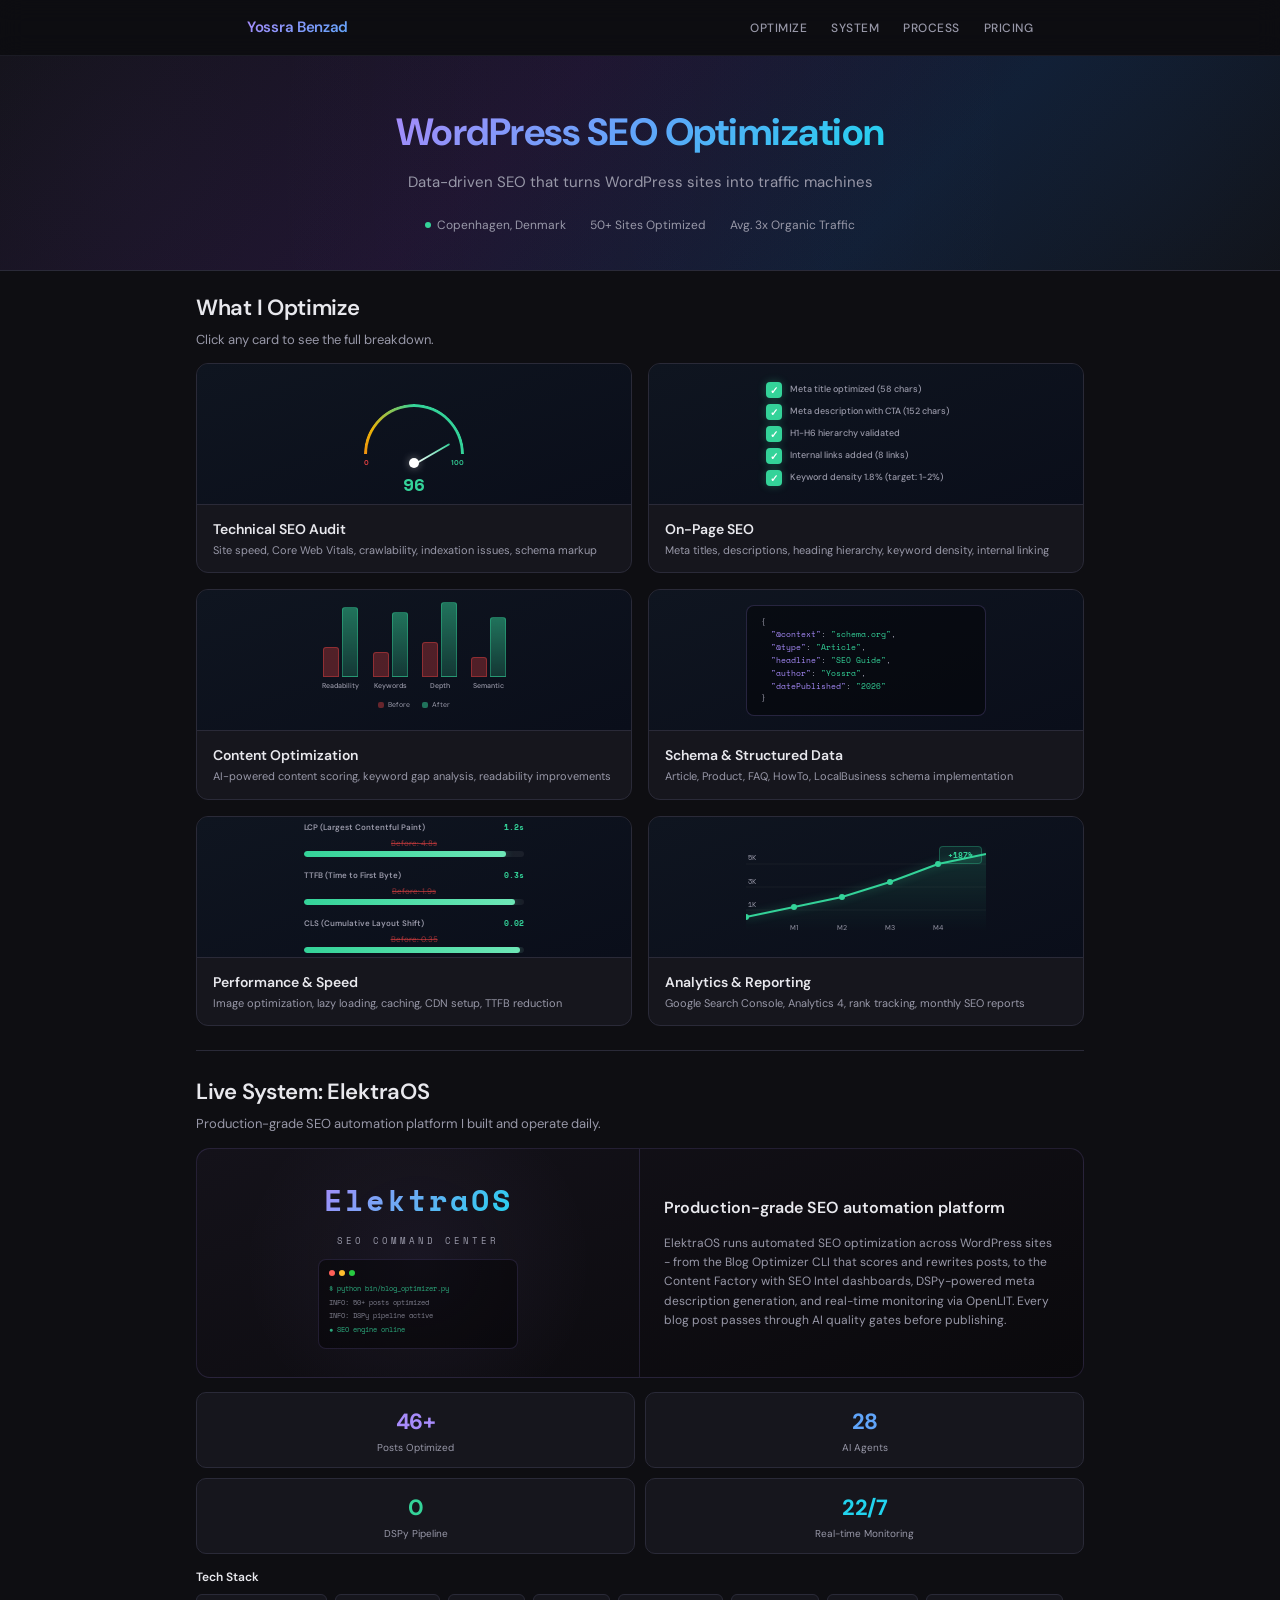
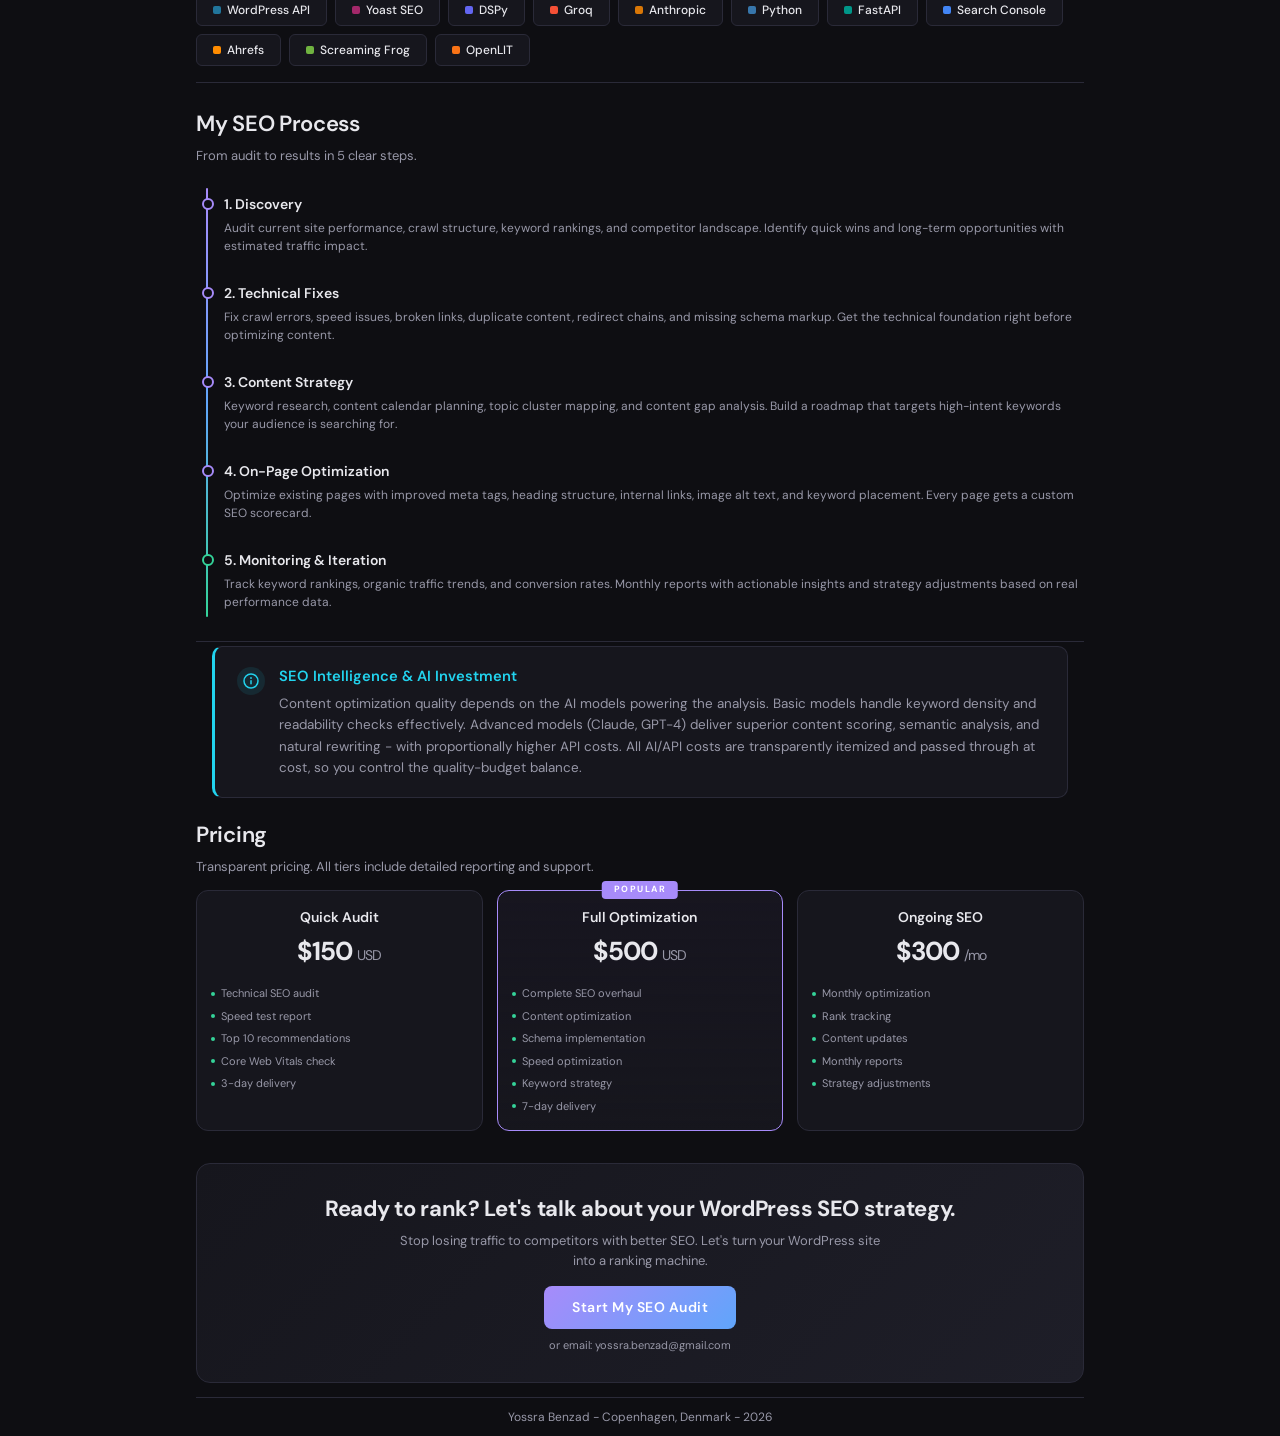
<file: portfolio/seo.html>
<!DOCTYPE html>
<html lang="en">
<head>
<meta charset="UTF-8">
<meta name="viewport" content="width=device-width, initial-scale=1.0">
<title>WordPress SEO Optimization Portfolio - Yossra Benzad</title>
<link rel="preconnect" href="https://fonts.googleapis.com">
<link href="https://fonts.googleapis.com/css2?family=DM+Sans:ital,opsz,wght@0,9..40,300;0,9..40,400;0,9..40,500;0,9..40,600;0,9..40,700;1,9..40,400&family=Space+Mono:wght@400;700&display=swap" rel="stylesheet">
<style>
  *, *::before, *::after { box-sizing: border-box; margin: 0; padding: 0; }
  html { scroll-behavior: smooth; }
  :root {
    --bg: #0e0e12;
    --surface: #16161d;
    --surface-2: #1e1e28;
    --border: #2a2a38;
    --text: #e8e8ed;
    --text-dim: #9898a8;
    --accent: #a78bfa;
    --accent-2: #60a5fa;
    --gold: #d4a853;
    --green: #34d399;
    --cyan: #22d3ee;
    --orange: #f97316;
  }
  body {
    font-family: 'DM Sans', sans-serif;
    background: var(--bg);
    color: var(--text);
    line-height: 1.5;
    -webkit-print-color-adjust: exact;
    print-color-adjust: exact;
    padding-top: 56px;
  }
  .page { max-width: 920px; margin: 0 auto; padding: 0 16px; }

  /* ========== STICKY NAV ========== */
  .top-nav {
    position: fixed; top: 0; left: 0; right: 0; z-index: 1000;
    height: 56px; display: flex; align-items: center; justify-content: center;
    background: rgba(14,14,18,0.85);
    backdrop-filter: blur(12px); -webkit-backdrop-filter: blur(12px);
    border-bottom: 1px solid rgba(42,42,56,0.5);
    transition: box-shadow 0.3s ease;
  }
  .top-nav.scrolled { box-shadow: 0 4px 24px rgba(0,0,0,0.4); }
  .top-nav-inner {
    max-width: 850px; width: 100%; padding: 0 32px;
    display: flex; align-items: center; justify-content: space-between;
  }
  .nav-brand {
    font-size: 15px; font-weight: 600;
    background: linear-gradient(135deg, var(--accent), var(--accent-2));
    -webkit-background-clip: text; -webkit-text-fill-color: transparent;
    background-clip: text; letter-spacing: -0.3px;
  }
  .nav-links { display: flex; gap: 24px; }
  .nav-links a {
    font-size: 12px; color: var(--text-dim); text-decoration: none;
    letter-spacing: 0.5px; text-transform: uppercase; font-weight: 500;
    transition: color 0.2s ease;
  }
  .nav-links a:hover { color: var(--text); }

  /* ========== COVER HEADER ========== */
  .cover {
    background: linear-gradient(135deg, #0e0e12 0%, #1a1028 40%, #0e1a2e 70%, #0e0e12 100%);
    padding: 48px 0 36px; text-align: center; position: relative;
    overflow: hidden; border-bottom: 1px solid var(--border);
  }
  .cover::before {
    content: ''; position: absolute; top: -50%; left: -50%; width: 200%; height: 200%;
    background: radial-gradient(circle at 30% 50%, rgba(167,139,250,0.06) 0%, transparent 50%),
                radial-gradient(circle at 70% 50%, rgba(96,165,250,0.05) 0%, transparent 50%);
    pointer-events: none;
  }
  .cover-particles {
    position: absolute; top: 0; left: 0; right: 0; bottom: 0; pointer-events: none; overflow: hidden;
  }
  .cover-particles .p-dot {
    position: absolute; border-radius: 50%; opacity: 0;
    animation: particle-float 6s ease-in-out 1;
  }
  @keyframes particle-float {
    0% { opacity: 0; transform: translateY(20px) scale(0.5); }
    20% { opacity: 1; }
    80% { opacity: 1; }
    100% { opacity: 0; transform: translateY(-40px) scale(0.3); }
  }
  .cover h1 { font-size: 38px; font-weight: 700; letter-spacing: -0.5px; margin-bottom: 10px; position: relative; }
  .cover h1 span {
    background: linear-gradient(135deg, var(--accent), var(--accent-2), var(--cyan));
    -webkit-background-clip: text; -webkit-text-fill-color: transparent; background-clip: text;
  }
  .cover .subtitle { font-size: 15px; color: var(--text-dim); font-weight: 400; margin-bottom: 22px; position: relative; }
  .cover-badges { display: flex; justify-content: center; gap: 24px; position: relative; flex-wrap: wrap; }
  .cover-badge { font-size: 12px; color: var(--text-dim); display: flex; align-items: center; gap: 6px; }
  .cover-badge .dot { width: 6px; height: 6px; border-radius: 50%; background: var(--green); display: inline-block; animation: pulse-dot 2s ease-in-out infinite; }
  @keyframes pulse-dot { 0%, 100% { opacity: 1; } 50% { opacity: 0.4; } }

  /* ========== SECTIONS ========== */
  .section { padding: 20px 0 12px; }
  .section-title { font-size: 22px; font-weight: 600; margin-bottom: 6px; letter-spacing: -0.3px; }
  .section-subtitle { font-size: 13px; color: var(--text-dim); margin-bottom: 14px; }
  .divider { height: 1px; background: var(--border); margin: 4px 0; }

  /* ========== FADE-IN ANIMATIONS ========== */
  .fade-section { opacity: 0; transform: translateY(28px); transition: opacity 0.7s ease, transform 0.7s ease; }
  .fade-section.is-visible { opacity: 1; transform: translateY(0); }

  /* ========== SEO CARDS (What I Optimize) ========== */
  .seo-grid { display: grid; grid-template-columns: 1fr 1fr; gap: 16px; margin-bottom: 8px; }
  .seo-card {
    border: 1px solid var(--border); border-radius: 12px; overflow: hidden;
    background: var(--surface); cursor: pointer;
    transition: transform 0.3s ease, box-shadow 0.3s ease;
  }
  .seo-card:hover { transform: scale(1.02); box-shadow: 0 8px 32px rgba(167,139,250,0.12); }
  .seo-preview { height: 140px; position: relative; overflow: hidden; }
  .seo-info { padding: 14px 16px; border-top: 1px solid var(--border); }
  .seo-info h3 { font-size: 14px; font-weight: 600; margin-bottom: 3px; }
  .seo-info p { font-size: 11px; color: var(--text-dim); line-height: 1.4; }

  /* -- Card 1: Technical SEO Audit (Gauge/Speedometer) -- */
  .preview-gauge {
    background: linear-gradient(160deg, #0f1520, #0a0e1a);
    display: flex; align-items: center; justify-content: center; padding: 20px;
  }
  .gauge-wrap { position: relative; width: 100px; height: 60px; }
  .gauge-arc {
    width: 100px; height: 50px; border-radius: 50px 50px 0 0; overflow: hidden;
    position: relative; border: 3px solid transparent; border-bottom: none;
    background: conic-gradient(from 180deg at 50% 100%, #ef4444 0deg, #f97316 60deg, #eab308 120deg, #34d399 180deg) border-box;
    -webkit-mask: linear-gradient(#fff 0 0) padding-box, linear-gradient(#fff 0 0);
    -webkit-mask-composite: xor; mask-composite: exclude;
  }
  .gauge-needle {
    position: absolute; bottom: 0; left: 50%; width: 2px; height: 40px;
    background: linear-gradient(to top, #fff, var(--green));
    transform-origin: bottom center; transform: rotate(-80deg);
    animation: needle-sweep 2.5s ease-out forwards;
    border-radius: 1px;
  }
  @keyframes needle-sweep {
    0% { transform: rotate(-80deg); }
    100% { transform: rotate(60deg); }
  }
  .gauge-center {
    position: absolute; bottom: -4px; left: 50%; transform: translateX(-50%);
    width: 10px; height: 10px; border-radius: 50%; background: #fff;
    box-shadow: 0 0 8px rgba(255,255,255,0.4);
  }
  .gauge-labels { display: flex; justify-content: space-between; margin-top: 4px; }
  .gauge-labels span { font-size: 7px; font-weight: 600; }
  .gauge-labels .gl-bad { color: #ef4444; }
  .gauge-labels .gl-good { color: var(--green); }
  .gauge-score {
    text-align: center; margin-top: 2px; font-size: 18px; font-weight: 700;
    color: var(--green); font-family: 'Space Mono', monospace;
    animation: score-count 2.5s ease-out forwards;
  }

  /* -- Card 2: On-Page SEO (Checklist) -- */
  .preview-checklist {
    background: linear-gradient(160deg, #0f1520, #0a0e1a);
    display: flex; flex-direction: column; align-items: center; justify-content: center;
    padding: 16px 28px; gap: 6px;
  }
  .check-row {
    display: flex; align-items: center; gap: 8px; width: 100%; max-width: 200px;
    opacity: 0; animation: check-appear 0.4s ease forwards;
  }
  .check-row:nth-child(1) { animation-delay: 0.3s; }
  .check-row:nth-child(2) { animation-delay: 0.7s; }
  .check-row:nth-child(3) { animation-delay: 1.1s; }
  .check-row:nth-child(4) { animation-delay: 1.5s; }
  .check-row:nth-child(5) { animation-delay: 1.9s; }
  @keyframes check-appear {
    0% { opacity: 0; transform: translateX(-10px); }
    100% { opacity: 1; transform: translateX(0); }
  }
  .check-icon {
    width: 16px; height: 16px; border-radius: 4px; flex-shrink: 0;
    display: flex; align-items: center; justify-content: center;
    font-size: 10px; font-weight: 700; color: #fff;
    background: var(--green); box-shadow: 0 0 8px rgba(52,211,153,0.3);
  }
  .check-label { font-size: 9px; color: var(--text-dim); font-weight: 500; }

  /* -- Card 3: Content Optimization (Bar Chart) -- */
  .preview-bars {
    background: linear-gradient(160deg, #0f1520, #0a0e1a);
    display: flex; align-items: flex-end; justify-content: center; gap: 10px;
    padding: 16px 28px 20px;
  }
  .bar-group { display: flex; flex-direction: column; align-items: center; gap: 4px; }
  .bar-stack { display: flex; align-items: flex-end; gap: 3px; height: 80px; }
  .bar-before, .bar-after {
    width: 16px; border-radius: 3px 3px 0 0; position: relative;
  }
  .bar-before {
    background: rgba(239,68,68,0.3); border: 1px solid rgba(239,68,68,0.4);
  }
  .bar-after {
    background: linear-gradient(to top, rgba(52,211,153,0.2), rgba(52,211,153,0.5));
    border: 1px solid rgba(52,211,153,0.4);
    animation: bar-grow 1.5s ease-out forwards;
  }
  @keyframes bar-grow {
    0% { height: 0 !important; }
  }
  .bar-label { font-size: 7px; color: var(--text-dim); font-weight: 500; text-align: center; }
  .bar-legend { display: flex; gap: 12px; margin-top: 6px; }
  .bar-legend-item { display: flex; align-items: center; gap: 4px; font-size: 7px; color: var(--text-dim); }
  .bar-legend-dot { width: 6px; height: 6px; border-radius: 2px; }

  /* -- Card 4: Schema & Structured Data (JSON-LD) -- */
  .preview-schema {
    background: linear-gradient(160deg, #0f1520, #0a0e1a);
    display: flex; align-items: center; justify-content: center; padding: 14px 20px;
  }
  .json-block {
    background: rgba(0,0,0,0.4); border: 1px solid rgba(167,139,250,0.2);
    border-radius: 8px; padding: 10px 14px; width: 100%; max-width: 240px;
    font-family: 'Space Mono', monospace; font-size: 8px; line-height: 1.6;
    overflow: hidden;
  }
  .json-block .jk { color: var(--accent); }
  .json-block .jv { color: var(--green); }
  .json-block .jb { color: var(--text-dim); }
  .json-line {
    opacity: 0; animation: json-type 0.3s ease forwards;
  }
  .json-line:nth-child(1) { animation-delay: 0.1s; }
  .json-line:nth-child(2) { animation-delay: 0.3s; }
  .json-line:nth-child(3) { animation-delay: 0.5s; }
  .json-line:nth-child(4) { animation-delay: 0.7s; }
  .json-line:nth-child(5) { animation-delay: 0.9s; }
  .json-line:nth-child(6) { animation-delay: 1.1s; }
  .json-line:nth-child(7) { animation-delay: 1.3s; }
  @keyframes json-type {
    0% { opacity: 0; transform: translateX(-6px); }
    100% { opacity: 1; transform: translateX(0); }
  }

  /* -- Card 5: Performance & Speed (Loading Bar) -- */
  .preview-speed {
    background: linear-gradient(160deg, #0f1520, #0a0e1a);
    display: flex; flex-direction: column; align-items: center; justify-content: center;
    padding: 20px 28px; gap: 12px;
  }
  .speed-row { width: 100%; max-width: 220px; }
  .speed-label { display: flex; justify-content: space-between; margin-bottom: 4px; }
  .speed-label span { font-size: 8px; font-weight: 600; }
  .speed-label .sl-name { color: var(--text-dim); }
  .speed-label .sl-time { color: var(--green); font-family: 'Space Mono', monospace; }
  .speed-track {
    height: 6px; background: rgba(255,255,255,0.06); border-radius: 3px; overflow: hidden;
    position: relative;
  }
  .speed-fill {
    height: 100%; border-radius: 3px; position: relative;
    animation: speed-load 1.8s ease-out forwards;
  }
  .speed-fill.sf-fast {
    background: linear-gradient(90deg, var(--green), #6ee7b7);
    box-shadow: 0 0 8px rgba(52,211,153,0.4);
  }
  .speed-fill.sf-med {
    background: linear-gradient(90deg, #eab308, #fde047);
    box-shadow: 0 0 8px rgba(234,179,8,0.3);
  }
  @keyframes speed-load {
    0% { width: 0 !important; }
  }
  .speed-before {
    font-size: 8px; color: rgba(239,68,68,0.6); text-align: center; margin-bottom: 2px;
    text-decoration: line-through;
  }

  /* -- Card 6: Analytics & Reporting (Line Graph) -- */
  .preview-graph {
    background: linear-gradient(160deg, #0f1520, #0a0e1a);
    display: flex; align-items: center; justify-content: center; padding: 16px 20px;
  }
  .graph-wrap {
    width: 100%; max-width: 240px; height: 90px; position: relative;
  }
  .graph-svg { width: 100%; height: 100%; }
  .graph-line {
    fill: none; stroke: var(--green); stroke-width: 2;
    stroke-dasharray: 400; stroke-dashoffset: 400;
    animation: draw-line 2.5s ease forwards;
    filter: drop-shadow(0 0 4px rgba(52,211,153,0.4));
  }
  .graph-area {
    opacity: 0; animation: fade-area 1s ease forwards 2s;
  }
  @keyframes draw-line {
    100% { stroke-dashoffset: 0; }
  }
  @keyframes fade-area {
    100% { opacity: 0.15; }
  }
  .graph-grid-line { stroke: rgba(255,255,255,0.04); stroke-width: 1; }
  .graph-dot {
    r: 3; fill: var(--green); opacity: 0;
    animation: dot-pop 0.3s ease forwards;
  }
  .graph-dot:nth-child(1) { animation-delay: 0.5s; }
  .graph-dot:nth-child(2) { animation-delay: 1s; }
  .graph-dot:nth-child(3) { animation-delay: 1.5s; }
  .graph-dot:nth-child(4) { animation-delay: 2s; }
  .graph-dot:nth-child(5) { animation-delay: 2.5s; }
  @keyframes dot-pop {
    0% { opacity: 0; r: 0; }
    100% { opacity: 1; r: 3; }
  }
  .graph-label-y { font-size: 7px; fill: var(--text-dim); font-family: 'Space Mono', monospace; }
  .graph-label-x { font-size: 7px; fill: var(--text-dim); text-anchor: middle; }
  .graph-badge {
    position: absolute; top: 4px; right: 4px; font-size: 8px; font-weight: 700;
    color: var(--green); background: rgba(52,211,153,0.1); border: 1px solid rgba(52,211,153,0.3);
    padding: 2px 8px; border-radius: 4px; font-family: 'Space Mono', monospace;
    animation: badge-pulse 2s ease-in-out infinite;
  }
  @keyframes badge-pulse {
    0%, 100% { box-shadow: 0 0 0 rgba(52,211,153,0); }
    50% { box-shadow: 0 0 10px rgba(52,211,153,0.3); }
  }

  /* ========== ELEKTRAOS SHOWCASE ========== */
  .elektra-showcase {
    border: 1px solid var(--border); border-radius: 14px; overflow: hidden;
    display: grid; grid-template-columns: 1fr 1fr; gap: 0;
    transition: transform 0.3s ease, box-shadow 0.3s ease;
    background: linear-gradient(160deg, #14121a, #0a090c); border-color: rgba(167,139,250,0.15);
  }
  .elektra-showcase:hover { transform: scale(1.01); box-shadow: 0 8px 32px rgba(167,139,250,0.10); }
  .elektra-visual {
    padding: 28px 24px; display: flex; flex-direction: column; justify-content: center; align-items: center;
    gap: 12px; border-right: 1px solid rgba(167,139,250,0.15);
    background: radial-gradient(circle at 50% 50%, rgba(167,139,250,0.06) 0%, transparent 70%);
  }
  .elektra-brand {
    font-family: 'Space Mono', monospace; font-size: 30px; font-weight: 700;
    background: linear-gradient(135deg, var(--accent), var(--cyan));
    -webkit-background-clip: text; -webkit-text-fill-color: transparent; background-clip: text;
    letter-spacing: 3px;
  }
  .elektra-sub { font-size: 9px; letter-spacing: 3px; text-transform: uppercase; color: var(--text-dim); font-family: 'Space Mono', monospace; }
  .elektra-terminal {
    width: 100%; max-width: 200px; background: rgba(0,0,0,0.4); border-radius: 8px; padding: 10px; border: 1px solid rgba(167,139,250,0.15);
  }
  .term-bar { display: flex; gap: 4px; margin-bottom: 8px; }
  .term-dot { width: 6px; height: 6px; border-radius: 50%; }
  .term-dot.td-r { background: #ff5f57; }
  .term-dot.td-y { background: #ffbd2e; }
  .term-dot.td-g { background: #28ca41; }
  .term-line { font-family: 'Space Mono', monospace; font-size: 7px; color: var(--green); margin-bottom: 3px; opacity: 0.8; }
  .term-line.dim { color: var(--text-dim); }

  .elektra-details { padding: 24px; display: flex; flex-direction: column; justify-content: center; gap: 14px; }
  .elektra-details h3 { font-size: 16px; font-weight: 600; }
  .elektra-desc { font-size: 12px; color: var(--text-dim); line-height: 1.6; }

  .stat-counters { display: grid; grid-template-columns: 1fr 1fr; gap: 10px; margin-top: 4px; }
  .stat-counter {
    background: var(--surface); border: 1px solid var(--border); border-radius: 10px;
    padding: 12px; text-align: center;
    transition: transform 0.3s ease, box-shadow 0.3s ease;
  }
  .stat-counter:hover { transform: scale(1.04); box-shadow: 0 4px 16px rgba(167,139,250,0.1); }
  .stat-num { font-size: 22px; font-weight: 700; letter-spacing: -0.5px; }
  .stat-num.c-purple { color: var(--accent); }
  .stat-num.c-blue { color: var(--accent-2); }
  .stat-num.c-green { color: var(--green); }
  .stat-num.c-cyan { color: var(--cyan); }
  .stat-label { font-size: 10px; color: var(--text-dim); margin-top: 2px; }

  /* ========== TECH BADGES ========== */
  .tech-badges { display: flex; flex-wrap: wrap; gap: 8px; }
  .tech-badge {
    font-size: 12px; font-weight: 500; padding: 6px 16px; border-radius: 6px;
    border: 1px solid var(--border); background: var(--surface);
    display: flex; align-items: center; gap: 6px;
    transition: transform 0.3s ease, box-shadow 0.3s ease;
  }
  .tech-badge:hover { transform: scale(1.05); box-shadow: 0 4px 12px rgba(167,139,250,0.08); }
  .tech-badge .td { width: 8px; height: 8px; border-radius: 2px; }

  /* ========== TIMELINE (Process) ========== */
  .timeline { display: flex; flex-direction: column; gap: 0; position: relative; padding-left: 28px; }
  .timeline::before {
    content: ''; position: absolute; left: 10px; top: 8px; bottom: 8px;
    width: 2px; background: linear-gradient(180deg, var(--accent), var(--accent-2), var(--green));
    border-radius: 1px;
  }
  .tl-step { position: relative; padding: 14px 0; }
  .tl-dot {
    position: absolute; left: -22px; top: 18px; width: 12px; height: 12px;
    border-radius: 50%; border: 2px solid var(--accent);
    background: var(--bg);
  }
  .tl-step:last-child .tl-dot { border-color: var(--green); }
  .tl-step h4 { font-size: 14px; font-weight: 600; margin-bottom: 4px; }
  .tl-step p { font-size: 12px; color: var(--text-dim); line-height: 1.5; }

  /* ========== PRICING ========== */
  .pricing-grid { display: grid; grid-template-columns: 1fr 1fr 1fr; gap: 14px; margin-top: 4px; }
  .price-card {
    border: 1px solid var(--border); border-radius: 12px; padding: 16px 14px;
    text-align: center; background: var(--surface); position: relative; cursor: pointer;
    transition: transform 0.3s ease, box-shadow 0.3s ease;
  }
  .price-card:hover { transform: scale(1.03); box-shadow: 0 8px 32px rgba(167,139,250,0.12); }
  .price-card.featured { border-color: var(--accent); background: linear-gradient(180deg, rgba(167,139,250,0.06), var(--surface)); }
  .price-card.featured::before {
    content: 'POPULAR'; position: absolute; top: -10px; left: 50%; transform: translateX(-50%);
    font-size: 9px; font-weight: 700; letter-spacing: 1.5px;
    background: var(--accent); color: #fff; padding: 2px 12px; border-radius: 4px;
  }
  .price-card h4 { font-size: 14px; font-weight: 600; margin-bottom: 4px; }
  .price-amount { font-size: 26px; font-weight: 700; margin: 4px 0; letter-spacing: -1px; }
  .price-amount span { font-size: 14px; font-weight: 400; color: var(--text-dim); }
  .price-features { list-style: none; text-align: left; margin-top: 14px; display: flex; flex-direction: column; gap: 6px; }
  .price-features li { font-size: 11px; color: var(--text-dim); display: flex; align-items: center; gap: 6px; }
  .price-features li::before { content: ''; width: 4px; height: 4px; background: var(--green); border-radius: 50%; flex-shrink: 0; }

  /* ========== CTA SECTION ========== */
  .cta-section {
    background: linear-gradient(135deg, var(--surface), var(--surface-2));
    border: 1px solid var(--border); border-radius: 14px; padding: 28px 24px;
    text-align: center;
  }

  /* ========== FOOTER ========== */
  .footer { text-align: center; padding: 16px 0; border-top: 1px solid var(--border); margin-top: 12px; }
  .footer p { font-size: 12px; color: var(--text-dim); }
  .footer a { color: var(--accent); text-decoration: none; }

  /* ========== BACK TO TOP ========== */
  .back-to-top {
    position: fixed; bottom: 32px; right: 32px; width: 44px; height: 44px; border-radius: 50%;
    background: rgba(167,139,250,0.15); border: 1px solid rgba(167,139,250,0.3);
    backdrop-filter: blur(8px); color: var(--accent); font-size: 20px; cursor: pointer;
    display: flex; align-items: center; justify-content: center;
    opacity: 0; pointer-events: none;
    transition: opacity 0.3s ease, transform 0.3s ease, background 0.3s ease; z-index: 999;
  }
  .back-to-top.visible { opacity: 1; pointer-events: auto; }
  .back-to-top:hover { background: rgba(167,139,250,0.3); transform: translateY(-2px); }

  /* ========== MODAL ========== */
  .modal-overlay {
    position: fixed; top: 0; left: 0; right: 0; bottom: 0;
    background: rgba(0,0,0,0.75); backdrop-filter: blur(6px); z-index: 2000;
    display: flex; align-items: center; justify-content: center;
    opacity: 0; pointer-events: none; transition: opacity 0.3s ease;
  }
  .modal-overlay.open { opacity: 1; pointer-events: auto; }
  .modal-box {
    background: var(--surface); border: 1px solid var(--border); border-radius: 16px;
    max-width: 520px; width: 90%; max-height: 85vh; overflow-y: auto;
    padding: 0; position: relative; transform: scale(0.95); transition: transform 0.3s ease;
  }
  .modal-overlay.open .modal-box { transform: scale(1); }
  .modal-close {
    position: absolute; top: 14px; right: 18px; background: none; border: none;
    color: var(--text-dim); font-size: 22px; cursor: pointer; z-index: 10; transition: color 0.2s ease;
  }
  .modal-close:hover { color: var(--text); }
  .modal-preview-area { height: 200px; border-radius: 16px 16px 0 0; overflow: hidden; }
  .modal-body { padding: 24px; }
  .modal-body h3 { font-size: 20px; font-weight: 600; margin-bottom: 8px; }
  .modal-body .modal-desc { font-size: 12px; color: var(--text-dim); margin-bottom: 12px; line-height: 1.6; }
  .modal-body .modal-tools { font-size: 11px; color: var(--accent); margin-bottom: 18px; }
  .modal-body .modal-cta {
    display: inline-flex; align-items: center; gap: 8px; font-size: 13px; font-weight: 600;
    padding: 10px 24px; border-radius: 8px; background: var(--accent); color: #fff;
    text-decoration: none; transition: background 0.2s ease;
  }
  .modal-body .modal-cta:hover { background: #9574f0; }

  /* ========== PDF CTA BANNER (print only) ========== */
  .pdf-cta-banner {
    display: none;
    text-align: center;
    background: linear-gradient(135deg, rgba(167,139,250,0.15), rgba(96,165,250,0.1));
    border: 1px solid rgba(167,139,250,0.25);
    border-radius: 10px;
    padding: 12px 20px;
    margin: 8px auto 0;
    max-width: 700px;
  }
  .pdf-cta-banner p { font-size: 11px; color: var(--text-dim); margin-bottom: 4px; }
  .pdf-cta-banner a {
    color: var(--accent);
    font-weight: 600;
    font-size: 13px;
    text-decoration: none;
    word-break: break-all;
  }

  /* ========== PRINT ========== */
  @media print {
    html, body {
      background: #f5f5f8 !important;
      color: #1a1a2e !important;
      -webkit-print-color-adjust: exact !important;
      print-color-adjust: exact !important;
      padding: 0 !important; margin: 0 !important;
    }
    .top-nav, .back-to-top, .modal-overlay, .cover-particles { display: none !important; }
    .fade-section { opacity: 1 !important; transform: none !important; }
    .pdf-cta-banner {
      display: block !important;
      background: linear-gradient(135deg, #eee8ff, #e8f0ff) !important;
      border-color: #c4b5fd !important;
    }
    .pdf-cta-banner p { color: #555 !important; }
    .pdf-cta-banner a { color: #7c3aed !important; }

    /* Cover - FULL PAGE for PDF */
    .cover {
      min-height: 100vh !important;
      display: flex !important; flex-direction: column !important;
      align-items: center !important; justify-content: center !important;
      padding: 0 40px !important;
      background: linear-gradient(135deg, #0f0a1e 0%, #1a1040 30%, #0d1a30 60%, #0f0a1e 100%) !important;
      break-after: page !important;
    }
    .cover .page {
      display: flex !important; flex-direction: column !important;
      align-items: center !important; justify-content: center !important;
    }
    .cover h1 { font-size: 42px !important; margin-bottom: 14px !important; }
    .cover h1 span { background: linear-gradient(135deg, #a78bfa, #60a5fa, #22d3ee) !important; -webkit-background-clip: text !important; -webkit-text-fill-color: transparent !important; }
    .subtitle { font-size: 16px !important; margin-bottom: 28px !important; color: #b0b0c0 !important; }
    .cover-badge { background: rgba(255,255,255,0.08) !important; color: #d0d0e0 !important; font-size: 12px !important; padding: 8px 16px !important; border: 1px solid rgba(255,255,255,0.12) !important; }
    .cover-badges { gap: 12px !important; margin-bottom: 32px !important; }
    .pdf-cta-banner {
      display: block !important;
      margin-top: 24px !important;
      background: rgba(255,255,255,0.06) !important;
      border: 1px solid rgba(167,139,250,0.3) !important;
      padding: 14px 24px !important;
      max-width: 500px !important;
    }
    .pdf-cta-banner p { color: #999 !important; font-size: 11px !important; }
    .pdf-cta-banner a { color: #a78bfa !important; font-size: 13px !important; }

    /* Page background and cards */
    .page { background: transparent !important; }
    .section { padding: 10px 0 6px !important; }
    .section-title { font-size: 17px !important; color: #1a1a2e !important; margin-bottom: 4px !important; }
    .section-subtitle { font-size: 10px !important; color: #666 !important; margin-bottom: 8px !important; }

    /* Cards - light theme */
    .seo-card, .stat-card, .tl-step {
      background: #ffffff !important;
      border: 1px solid #e2e2ea !important;
      color: #1a1a2e !important;
      box-shadow: 0 1px 3px rgba(0,0,0,0.08) !important;
    }
    .seo-card h3 { color: #1a1a2e !important; }
    .seo-card p, .tl-step p { color: #555 !important; }
    .seo-preview { background: #f0eef8 !important; }

    /* Tech badges */
    .tech-badge {
      background: #eee8ff !important;
      color: #5b21b6 !important;
      border-color: #c4b5fd !important;
      padding: 3px 8px !important;
      font-size: 9px !important;
    }

    /* Pricing */
    .price-card {
      background: #ffffff !important;
      border: 1px solid #e2e2ea !important;
      color: #1a1a2e !important;
    }
    .price-card.featured { border: 2px solid #7c3aed !important; }
    .price-amount { color: #7c3aed !important; }
    .price-card li { color: #444 !important; }

    /* ElektraOS showcase */
    .elektra-showcase {
      background: #1a1a2e !important;
      border-color: #3b3366 !important;
    }
    .elektra-visual { border-color: rgba(167,139,250,0.2) !important; }

    /* CTA */
    .cta-section {
      background: linear-gradient(135deg, #eee8ff, #e8f0ff) !important;
      border-color: #c4b5fd !important;
      padding: 14px !important;
      margin-top: 8px !important;
    }
    .cta-section h2 { color: #1a1a2e !important; font-size: 17px !important; }
    .cta-section p { color: #555 !important; }

    /* Footer */
    .footer { color: #888 !important; padding: 6px 0 !important; margin-top: 4px !important; }
    .divider { background: #e2e2ea !important; margin: 4px 0 !important; }

    /* Timeline - print fixes */
    .timeline {
      padding-left: 40px !important;
    }
    .timeline::before {
      left: 14px !important;
    }
    .tl-dot {
      left: -30px !important;
      border-color: #7c3aed !important;
      background: #ffffff !important;
    }
    .tl-step:last-child .tl-dot {
      border-color: #34d399 !important;
    }
    .tl-step {
      break-inside: avoid !important;
    }
    .tl-step h4 {
      color: #1a1a2e !important;
      font-size: 13px !important;
    }
    .tl-step p {
      color: #444 !important;
    }

    /* Text overflow protection */
    .section-subtitle, .section-desc, p, .tl-step p, .seo-card p, .price-card li {
      max-width: 100% !important;
      word-wrap: break-word !important;
      overflow-wrap: break-word !important;
    }

    /* Page and body margins */
    .page {
      max-width: 100% !important;
      padding: 0 8px !important;
    }

    /* Consistent brand colors */
    .price-amount { color: #7c3aed !important; }
    .price-card li::before { color: #059669 !important; }

    /* Spacing */
    .seo-grid, .pricing-grid { gap: 6px !important; }
    .seo-card, .price-card { padding: 8px !important; }
    .seo-preview { height: 70px !important; }
    .stat-counters { gap: 6px !important; }

    /* Page breaks */
    * { break-inside: avoid; }
    .seo-grid, .pricing-grid, .stat-counters { break-inside: auto; }
    .seo-card, .price-card, .tl-step, .elektra-showcase, .cta-section { break-inside: avoid; }
  }
  @page { size: A4; margin: 20mm 15mm; }

  /* ========== RESPONSIVE ========== */
  @media (max-width: 640px) {
    .seo-grid { grid-template-columns: 1fr; }
    .pricing-grid { grid-template-columns: 1fr; }
    .stat-counters { grid-template-columns: 1fr 1fr; }
    .elektra-showcase { grid-template-columns: 1fr; }
    .elektra-visual { border-right: none; border-bottom: 1px solid rgba(167,139,250,0.15); }
    .nav-links { gap: 14px; }
    .nav-links a { font-size: 10px; }
  }
</style>
</head>
<body>

<!-- ===== STICKY NAV ===== -->
<nav class="top-nav" id="topNav">
  <div class="top-nav-inner">
    <div class="nav-brand">Yossra Benzad</div>
    <div class="nav-links">
      <a href="#optimize">Optimize</a>
      <a href="#system">System</a>
      <a href="#process">Process</a>
      <a href="#pricing">Pricing</a>
    </div>
  </div>
</nav>

<!-- ===== COVER ===== -->
<header class="cover">
  <div class="cover-particles" id="particles"></div>
  <div class="page">
    <h1><span>WordPress SEO Optimization</span></h1>
    <div class="subtitle">Data-driven SEO that turns WordPress sites into traffic machines</div>
    <div class="cover-badges">
      <div class="cover-badge"><span class="dot"></span> Copenhagen, Denmark</div>
      <div class="cover-badge">50+ Sites Optimized</div>
      <div class="cover-badge">Avg. 3x Organic Traffic</div>
    </div>
    <!-- CTA inside cover for PDF -->
    <div class="pdf-cta-banner">
      <p>View the full interactive portfolio with live demos and animations</p>
      <a href="https://yoggi-sheandelle.github.io/Catalogue/portfolio/seo.html" target="_blank" style="display:inline-block;background:linear-gradient(135deg, var(--accent), var(--accent-2));color:#ffffff !important;font-size:14px;font-weight:700;padding:12px 32px;border-radius:8px;text-decoration:none;letter-spacing:0.5px;text-shadow:0 1px 2px rgba(0,0,0,0.3);transition:transform 0.2s,box-shadow 0.2s;" onmouseover="this.style.transform='translateY(-2px)';this.style.boxShadow='0 6px 24px rgba(167,139,250,0.3)'" onmouseout="this.style.transform='none';this.style.boxShadow='none'">View Interactive Portfolio</a>
    </div>
  </div>
</header>

<div class="page">

  <!-- ===== WHAT I OPTIMIZE ===== -->
  <section class="section fade-section" id="optimize">
    <div class="section-title">What I Optimize</div>
    <div class="section-subtitle">Click any card to see the full breakdown.</div>
    <div class="seo-grid">

      <!-- Card 1: Technical SEO Audit -->
      <div class="seo-card" data-title="Technical SEO Audit" data-desc="Comprehensive site audit covering Core Web Vitals (LCP, FID, CLS), crawl budget optimization, robots.txt and sitemap.xml configuration, canonical tag analysis, redirect chain cleanup, hreflang implementation, and full schema markup validation. Includes a prioritized fix list with estimated traffic impact for each issue." data-tools="Screaming Frog, Google Search Console, Ahrefs, PageSpeed Insights, Schema Validator">
        <div class="seo-preview preview-gauge">
          <div class="gauge-wrap">
            <div class="gauge-arc"></div>
            <div class="gauge-needle"></div>
            <div class="gauge-center"></div>
            <div class="gauge-labels">
              <span class="gl-bad">0</span>
              <span class="gl-good">100</span>
            </div>
            <div class="gauge-score">96</div>
          </div>
        </div>
        <div class="seo-info">
          <h3>Technical SEO Audit</h3>
          <p>Site speed, Core Web Vitals, crawlability, indexation issues, schema markup</p>
        </div>
      </div>

      <!-- Card 2: On-Page SEO -->
      <div class="seo-card" data-title="On-Page SEO" data-desc="Page-by-page optimization of meta titles (60 char limit), meta descriptions (155 char, CTA-driven), heading hierarchy (H1-H6 audit), keyword density analysis, internal link architecture, image alt text, and URL slug optimization. Every page gets a custom SEO score and actionable checklist." data-tools="Yoast SEO, Ahrefs, SurferSEO, Google Search Console">
        <div class="seo-preview preview-checklist">
          <div class="check-row"><div class="check-icon">&#10003;</div><div class="check-label">Meta title optimized (58 chars)</div></div>
          <div class="check-row"><div class="check-icon">&#10003;</div><div class="check-label">Meta description with CTA (152 chars)</div></div>
          <div class="check-row"><div class="check-icon">&#10003;</div><div class="check-label">H1-H6 hierarchy validated</div></div>
          <div class="check-row"><div class="check-icon">&#10003;</div><div class="check-label">Internal links added (8 links)</div></div>
          <div class="check-row"><div class="check-icon">&#10003;</div><div class="check-label">Keyword density 1.8% (target: 1-2%)</div></div>
        </div>
        <div class="seo-info">
          <h3>On-Page SEO</h3>
          <p>Meta titles, descriptions, heading hierarchy, keyword density, internal linking</p>
        </div>
      </div>

      <!-- Card 3: Content Optimization -->
      <div class="seo-card" data-title="Content Optimization" data-desc="AI-powered content analysis using DSPy pipelines to score readability, keyword coverage, topic depth, and semantic relevance. Includes keyword gap analysis against top-ranking competitors, content freshness audit, thin content detection, and automated suggestions for improvement. Every blog post gets a quality score before publishing." data-tools="DSPy, Groq, Anthropic, SurferSEO, Clearscope, Ahrefs Content Explorer">
        <div class="seo-preview preview-bars">
          <div style="display:flex;flex-direction:column;align-items:center;width:100%;max-width:220px;">
            <div style="display:flex;align-items:flex-end;gap:14px;height:80px;width:100%;justify-content:center;">
              <div class="bar-group">
                <div class="bar-stack">
                  <div class="bar-before" style="height:30px;"></div>
                  <div class="bar-after" style="height:70px;"></div>
                </div>
                <div class="bar-label">Readability</div>
              </div>
              <div class="bar-group">
                <div class="bar-stack">
                  <div class="bar-before" style="height:25px;"></div>
                  <div class="bar-after" style="height:65px;"></div>
                </div>
                <div class="bar-label">Keywords</div>
              </div>
              <div class="bar-group">
                <div class="bar-stack">
                  <div class="bar-before" style="height:35px;"></div>
                  <div class="bar-after" style="height:75px;"></div>
                </div>
                <div class="bar-label">Depth</div>
              </div>
              <div class="bar-group">
                <div class="bar-stack">
                  <div class="bar-before" style="height:20px;"></div>
                  <div class="bar-after" style="height:60px;"></div>
                </div>
                <div class="bar-label">Semantic</div>
              </div>
            </div>
            <div class="bar-legend" style="margin-top:8px;">
              <div class="bar-legend-item"><div class="bar-legend-dot" style="background:rgba(239,68,68,0.4);"></div>Before</div>
              <div class="bar-legend-item"><div class="bar-legend-dot" style="background:rgba(52,211,153,0.5);"></div>After</div>
            </div>
          </div>
        </div>
        <div class="seo-info">
          <h3>Content Optimization</h3>
          <p>AI-powered content scoring, keyword gap analysis, readability improvements</p>
        </div>
      </div>

      <!-- Card 4: Schema & Structured Data -->
      <div class="seo-card" data-title="Schema & Structured Data" data-desc="Implementation of JSON-LD structured data for Article, Product, FAQ, HowTo, LocalBusiness, Organization, BreadcrumbList, and Review schemas. Validated against Google's Rich Results Test and Schema.org standards. Proper nesting, correct @context usage, and monitoring for rich snippet appearance in SERPs." data-tools="Schema.org, Google Rich Results Test, Screaming Frog, WordPress API">
        <div class="seo-preview preview-schema">
          <div class="json-block">
            <div class="json-line"><span class="jb">{</span></div>
            <div class="json-line">&nbsp;&nbsp;<span class="jk">"@context"</span><span class="jb">:</span> <span class="jv">"schema.org"</span><span class="jb">,</span></div>
            <div class="json-line">&nbsp;&nbsp;<span class="jk">"@type"</span><span class="jb">:</span> <span class="jv">"Article"</span><span class="jb">,</span></div>
            <div class="json-line">&nbsp;&nbsp;<span class="jk">"headline"</span><span class="jb">:</span> <span class="jv">"SEO Guide"</span><span class="jb">,</span></div>
            <div class="json-line">&nbsp;&nbsp;<span class="jk">"author"</span><span class="jb">:</span> <span class="jv">"Yossra"</span><span class="jb">,</span></div>
            <div class="json-line">&nbsp;&nbsp;<span class="jk">"datePublished"</span><span class="jb">:</span> <span class="jv">"2026"</span></div>
            <div class="json-line"><span class="jb">}</span></div>
          </div>
        </div>
        <div class="seo-info">
          <h3>Schema & Structured Data</h3>
          <p>Article, Product, FAQ, HowTo, LocalBusiness schema implementation</p>
        </div>
      </div>

      <!-- Card 5: Performance & Speed -->
      <div class="seo-card" data-title="Performance & Speed" data-desc="Full speed optimization including image compression (WebP/AVIF conversion), lazy loading implementation, browser caching headers, CDN configuration, critical CSS extraction, JavaScript defer/async optimization, database query optimization, and TTFB reduction. Targets sub-2s page load and green Core Web Vitals across all pages." data-tools="WP Rocket, Cloudflare, ShortPixel, PageSpeed Insights, WebPageTest, GTmetrix">
        <div class="seo-preview preview-speed">
          <div class="speed-row">
            <div class="speed-label"><span class="sl-name">LCP (Largest Contentful Paint)</span><span class="sl-time">1.2s</span></div>
            <div class="speed-before">Before: 4.8s</div>
            <div class="speed-track"><div class="speed-fill sf-fast" style="width:92%;"></div></div>
          </div>
          <div class="speed-row">
            <div class="speed-label"><span class="sl-name">TTFB (Time to First Byte)</span><span class="sl-time">0.3s</span></div>
            <div class="speed-before">Before: 1.9s</div>
            <div class="speed-track"><div class="speed-fill sf-fast" style="width:96%;"></div></div>
          </div>
          <div class="speed-row">
            <div class="speed-label"><span class="sl-name">CLS (Cumulative Layout Shift)</span><span class="sl-time">0.02</span></div>
            <div class="speed-before">Before: 0.35</div>
            <div class="speed-track"><div class="speed-fill sf-fast" style="width:98%;"></div></div>
          </div>
        </div>
        <div class="seo-info">
          <h3>Performance & Speed</h3>
          <p>Image optimization, lazy loading, caching, CDN setup, TTFB reduction</p>
        </div>
      </div>

      <!-- Card 6: Analytics & Reporting -->
      <div class="seo-card" data-title="Analytics & Reporting" data-desc="Custom Google Analytics 4 setup with conversion tracking, Google Search Console integration with automated rank monitoring, monthly SEO performance reports with traffic trends, keyword position tracking, backlink profile analysis, and competitor benchmark dashboards. Includes automated alerts for ranking drops and indexation issues." data-tools="Google Analytics 4, Google Search Console, Ahrefs, Looker Studio, OpenLIT">
        <div class="seo-preview preview-graph">
          <div class="graph-wrap">
            <div class="graph-badge">+187%</div>
            <svg class="graph-svg" viewBox="0 0 240 90" preserveAspectRatio="none">
              <!-- Grid lines -->
              <line class="graph-grid-line" x1="0" y1="22" x2="240" y2="22"/>
              <line class="graph-grid-line" x1="0" y1="45" x2="240" y2="45"/>
              <line class="graph-grid-line" x1="0" y1="68" x2="240" y2="68"/>
              <!-- Area fill -->
              <path class="graph-area" d="M0,75 L48,65 L96,55 L144,40 L192,22 L240,12 L240,90 L0,90 Z" fill="url(#areaGrad)"/>
              <defs>
                <linearGradient id="areaGrad" x1="0" y1="0" x2="0" y2="1">
                  <stop offset="0%" stop-color="#34d399"/>
                  <stop offset="100%" stop-color="#34d399" stop-opacity="0"/>
                </linearGradient>
              </defs>
              <!-- Line -->
              <polyline class="graph-line" points="0,75 48,65 96,55 144,40 192,22 240,12"/>
              <!-- Dots -->
              <circle class="graph-dot" cx="0" cy="75"/>
              <circle class="graph-dot" cx="48" cy="65"/>
              <circle class="graph-dot" cx="96" cy="55"/>
              <circle class="graph-dot" cx="144" cy="40"/>
              <circle class="graph-dot" cx="192" cy="22"/>
              <!-- Y labels -->
              <text class="graph-label-y" x="2" y="18">5K</text>
              <text class="graph-label-y" x="2" y="42">3K</text>
              <text class="graph-label-y" x="2" y="65">1K</text>
              <!-- X labels -->
              <text class="graph-label-x" x="48" y="88">M1</text>
              <text class="graph-label-x" x="96" y="88">M2</text>
              <text class="graph-label-x" x="144" y="88">M3</text>
              <text class="graph-label-x" x="192" y="88">M4</text>
            </svg>
          </div>
        </div>
        <div class="seo-info">
          <h3>Analytics & Reporting</h3>
          <p>Google Search Console, Analytics 4, rank tracking, monthly SEO reports</p>
        </div>
      </div>

    </div>
  </section>

  <div class="divider"></div>

  <!-- ===== LIVE SYSTEM: ELEKTRAOS ===== -->
  <section class="section fade-section" id="system">
    <div class="section-title">Live System: ElektraOS</div>
    <div class="section-subtitle">Production-grade SEO automation platform I built and operate daily.</div>

    <div class="elektra-showcase">
      <div class="elektra-visual">
        <div class="elektra-brand">ElektraOS</div>
        <div class="elektra-sub">SEO Command Center</div>
        <div class="elektra-terminal">
          <div class="term-bar"><span class="term-dot td-r"></span><span class="term-dot td-y"></span><span class="term-dot td-g"></span></div>
          <div class="term-line">$ python bin/blog_optimizer.py</div>
          <div class="term-line dim">INFO: 50+ posts optimized</div>
          <div class="term-line dim">INFO: DSPy pipeline active</div>
          <div class="term-line">&#9679; SEO engine online</div>
        </div>
      </div>
      <div class="elektra-details">
        <h3>Production-grade SEO automation platform</h3>
        <div class="elektra-desc">ElektraOS runs automated SEO optimization across WordPress sites - from the Blog Optimizer CLI that scores and rewrites posts, to the Content Factory with SEO Intel dashboards, DSPy-powered meta description generation, and real-time monitoring via OpenLIT. Every blog post passes through AI quality gates before publishing.</div>
      </div>
    </div>

    <div class="stat-counters" style="margin-top: 14px;">
      <div class="stat-counter"><div class="stat-num c-purple" data-target="50" data-suffix="+">0</div><div class="stat-label">Posts Optimized</div></div>
      <div class="stat-counter"><div class="stat-num c-blue" data-target="31" data-suffix="">0</div><div class="stat-label">AI Agents</div></div>
      <div class="stat-counter"><div class="stat-num c-green" data-target="1" data-suffix="">0</div><div class="stat-label">DSPy Pipeline</div></div>
      <div class="stat-counter"><div class="stat-num c-cyan" data-target="24" data-suffix="/7">0</div><div class="stat-label">Real-time Monitoring</div></div>
    </div>

    <div style="margin-top: 14px;">
      <div style="font-size: 12px; font-weight: 600; margin-bottom: 8px;">Tech Stack</div>
      <div class="tech-badges">
        <div class="tech-badge"><span class="td" style="background:#21759b;"></span>WordPress API</div>
        <div class="tech-badge"><span class="td" style="background:#a4286a;"></span>Yoast SEO</div>
        <div class="tech-badge"><span class="td" style="background:#6366f1;"></span>DSPy</div>
        <div class="tech-badge"><span class="td" style="background:#f55036;"></span>Groq</div>
        <div class="tech-badge"><span class="td" style="background:#d97706;"></span>Anthropic</div>
        <div class="tech-badge"><span class="td" style="background:#3776ab;"></span>Python</div>
        <div class="tech-badge"><span class="td" style="background:#009688;"></span>FastAPI</div>
        <div class="tech-badge"><span class="td" style="background:#4285f4;"></span>Search Console</div>
        <div class="tech-badge"><span class="td" style="background:#ff8c00;"></span>Ahrefs</div>
        <div class="tech-badge"><span class="td" style="background:#70b340;"></span>Screaming Frog</div>
        <div class="tech-badge"><span class="td" style="background:#f97316;"></span>OpenLIT</div>
      </div>
    </div>
  </section>

  <div class="divider"></div>

  <!-- ===== PROCESS ===== -->
  <section class="section fade-section" id="process">
    <div class="section-title">My SEO Process</div>
    <div class="section-subtitle">From audit to results in 5 clear steps.</div>
    <div class="timeline">
      <div class="tl-step">
        <div class="tl-dot"></div>
        <h4>1. Discovery</h4>
        <p>Audit current site performance, crawl structure, keyword rankings, and competitor landscape. Identify quick wins and long-term opportunities with estimated traffic impact.</p>
      </div>
      <div class="tl-step">
        <div class="tl-dot"></div>
        <h4>2. Technical Fixes</h4>
        <p>Fix crawl errors, speed issues, broken links, duplicate content, redirect chains, and missing schema markup. Get the technical foundation right before optimizing content.</p>
      </div>
      <div class="tl-step">
        <div class="tl-dot"></div>
        <h4>3. Content Strategy</h4>
        <p>Keyword research, content calendar planning, topic cluster mapping, and content gap analysis. Build a roadmap that targets high-intent keywords your audience is searching for.</p>
      </div>
      <div class="tl-step">
        <div class="tl-dot"></div>
        <h4>4. On-Page Optimization</h4>
        <p>Optimize existing pages with improved meta tags, heading structure, internal links, image alt text, and keyword placement. Every page gets a custom SEO scorecard.</p>
      </div>
      <div class="tl-step">
        <div class="tl-dot"></div>
        <h4>5. Monitoring & Iteration</h4>
        <p>Track keyword rankings, organic traffic trends, and conversion rates. Monthly reports with actionable insights and strategy adjustments based on real performance data.</p>
      </div>
    </div>
  </section>

  <div class="divider"></div>

  <!-- ===== LLM QUALITY DISCLOSURE ===== -->
  <div style="max-width:920px;margin:0 auto 0;padding:0 16px;">
    <div style="background:var(--surface);border:1px solid var(--border);border-left:3px solid var(--cyan);border-radius:10px;padding:18px 22px;display:flex;gap:14px;align-items:flex-start;">
      <div style="min-width:28px;height:28px;border-radius:50%;background:rgba(34,211,238,0.1);display:flex;align-items:center;justify-content:center;margin-top:2px;">
        <svg width="16" height="16" viewBox="0 0 16 16" fill="none"><circle cx="8" cy="8" r="7" stroke="#22d3ee" stroke-width="1.5"/><rect x="7.25" y="7" width="1.5" height="4.5" rx="0.75" fill="#22d3ee"/><circle cx="8" cy="5" r="0.9" fill="#22d3ee"/></svg>
      </div>
      <div>
        <div style="font-weight:600;font-size:0.92rem;color:var(--cyan);margin-bottom:6px;">SEO Intelligence & AI Investment</div>
        <div style="font-size:0.84rem;color:var(--text-dim);line-height:1.6;">Content optimization quality depends on the AI models powering the analysis. Basic models handle keyword density and readability checks effectively. Advanced models (Claude, GPT-4) deliver superior content scoring, semantic analysis, and natural rewriting - with proportionally higher API costs. All AI/API costs are transparently itemized and passed through at cost, so you control the quality-budget balance.</div>
      </div>
    </div>
  </div>

  <!-- ===== PRICING ===== -->
  <section class="section fade-section" id="pricing">
    <div class="section-title">Pricing</div>
    <div class="section-subtitle">Transparent pricing. All tiers include detailed reporting and support.</div>
    <div class="pricing-grid">
      <div class="price-card" onclick="window.open('https://www.upwork.com/freelancers/~01eddb5df59f03b475','_blank')">
        <h4>Quick Audit</h4>
        <div class="price-amount">$150 <span>USD</span></div>
        <ul class="price-features">
          <li>Technical SEO audit</li>
          <li>Speed test report</li>
          <li>Top 10 recommendations</li>
          <li>Core Web Vitals check</li>
          <li>3-day delivery</li>
        </ul>
      </div>
      <div class="price-card featured" onclick="window.open('https://www.upwork.com/freelancers/~01eddb5df59f03b475','_blank')">
        <h4>Full Optimization</h4>
        <div class="price-amount">$500 <span>USD</span></div>
        <ul class="price-features">
          <li>Complete SEO overhaul</li>
          <li>Content optimization</li>
          <li>Schema implementation</li>
          <li>Speed optimization</li>
          <li>Keyword strategy</li>
          <li>7-day delivery</li>
        </ul>
      </div>
      <div class="price-card" onclick="window.open('https://www.upwork.com/freelancers/~01eddb5df59f03b475','_blank')">
        <h4>Ongoing SEO</h4>
        <div class="price-amount">$300 <span>/mo</span></div>
        <ul class="price-features">
          <li>Monthly optimization</li>
          <li>Rank tracking</li>
          <li>Content updates</li>
          <li>Monthly reports</li>
          <li>Strategy adjustments</li>
        </ul>
      </div>
    </div>
  </section>

  <!-- ===== CTA ===== -->
  <section class="fade-section" style="text-align:center; padding: 20px 0 8px;">
    <div class="cta-section">
      <h2 style="font-size: 22px; font-weight: 700; margin-bottom: 6px; letter-spacing: -0.3px;">Ready to rank? Let's talk about your WordPress SEO strategy.</h2>
      <div style="font-size: 13px; color: var(--text-dim); margin-bottom: 16px; max-width: 480px; margin-left: auto; margin-right: auto;">Stop losing traffic to competitors with better SEO. Let's turn your WordPress site into a ranking machine.</div>
      <a href="https://www.upwork.com/freelancers/~01eddb5df59f03b475" target="_blank" class="cta-btn" style="display: inline-block; background: linear-gradient(135deg, var(--accent), var(--accent-2)); color: #fff; font-size: 14px; font-weight: 600; padding: 11px 28px; border-radius: 8px; text-decoration: none; letter-spacing: 0.5px; transition: transform 0.2s, box-shadow 0.2s;" onmouseover="this.style.transform='translateY(-2px)';this.style.boxShadow='0 6px 24px rgba(167,139,250,0.3)'" onmouseout="this.style.transform='none';this.style.boxShadow='none'">Start My SEO Audit</a>
      <div style="margin-top: 8px; font-size: 11px; color: var(--text-dim);">or email: yossra.benzad@gmail.com</div>
    </div>
  </section>

  <footer class="footer" style="padding: 10px 0; margin-top: 6px;">
    <p>Yossra Benzad - Copenhagen, Denmark - 2026</p>
  </footer>

</div>

<button class="back-to-top" id="backToTop" aria-label="Back to top">&#8593;</button>

<!-- ===== MODAL ===== -->
<div class="modal-overlay" id="cardModal">
  <div class="modal-box">
    <button class="modal-close" id="modalClose">&times;</button>
    <div class="modal-preview-area" id="modalPreview"></div>
    <div class="modal-body">
      <h3 id="modalTitle"></h3>
      <div class="modal-desc" id="modalDesc"></div>
      <div class="modal-tools" id="modalTools"></div>
      <a class="modal-cta" href="https://www.upwork.com/freelancers/~01eddb5df59f03b475" target="_blank">Get This Optimized &#8594;</a>
    </div>
  </div>
</div>

<script>
(function() {
  /* ===== Particles ===== */
  var pContainer = document.getElementById('particles');
  var colors = ['rgba(167,139,250,0.4)', 'rgba(96,165,250,0.3)', 'rgba(34,211,238,0.3)', 'rgba(52,211,153,0.3)'];
  for (var i = 0; i < 10; i++) {
    var dot = document.createElement('div');
    dot.className = 'p-dot';
    dot.style.left = Math.random() * 100 + '%';
    dot.style.top = Math.random() * 100 + '%';
    dot.style.width = dot.style.height = (2 + Math.random() * 4) + 'px';
    dot.style.background = colors[Math.floor(Math.random() * colors.length)];
    dot.style.animationDelay = (Math.random() * 6) + 's';
    dot.style.animationDuration = (4 + Math.random() * 4) + 's';
    pContainer.appendChild(dot);
  }

  /* ===== Scroll: nav shadow + back-to-top ===== */
  var nav = document.getElementById('topNav');
  var backBtn = document.getElementById('backToTop');
  window.addEventListener('scroll', function() {
    var y = window.scrollY || window.pageYOffset;
    nav.classList.toggle('scrolled', y > 20);
    backBtn.classList.toggle('visible', y > 400);
  });
  backBtn.addEventListener('click', function() { window.scrollTo({ top: 0, behavior: 'smooth' }); });

  /* ===== Fade-in on scroll ===== */
  var fs = document.querySelectorAll('.fade-section');
  if ('IntersectionObserver' in window) {
    var obs = new IntersectionObserver(function(entries) {
      entries.forEach(function(e) { if (e.isIntersecting) { e.target.classList.add('is-visible'); obs.unobserve(e.target); } });
    }, { threshold: 0.1 });
    fs.forEach(function(el) { obs.observe(el); });
  } else { fs.forEach(function(el) { el.classList.add('is-visible'); }); }

  /* ===== Animated counters ===== */
  var counters = document.querySelectorAll('.stat-num[data-target]');
  var counterDone = false;
  var counterObs = new IntersectionObserver(function(entries) {
    entries.forEach(function(e) {
      if (e.isIntersecting && !counterDone) {
        counterDone = true;
        counters.forEach(function(c) {
          var target = parseInt(c.getAttribute('data-target'));
          var suffix = c.getAttribute('data-suffix') || '';
          var start = 0;
          var duration = 1200;
          var startTime = null;
          function animate(ts) {
            if (!startTime) startTime = ts;
            var progress = Math.min((ts - startTime) / duration, 1);
            var ease = 1 - Math.pow(1 - progress, 3);
            c.textContent = Math.floor(ease * target) + suffix;
            if (progress < 1) requestAnimationFrame(animate);
          }
          requestAnimationFrame(animate);
        });
        counterObs.unobserve(e.target);
      }
    });
  }, { threshold: 0.3 });
  if (counters.length > 0) counterObs.observe(counters[0].closest('.stat-counters'));

  /* ===== Card modal ===== */
  var overlay = document.getElementById('cardModal');
  var mClose = document.getElementById('modalClose');
  var mPrev = document.getElementById('modalPreview');
  var mTitle = document.getElementById('modalTitle');
  var mDesc = document.getElementById('modalDesc');
  var mTools = document.getElementById('modalTools');

  document.querySelectorAll('.seo-card').forEach(function(card) {
    card.addEventListener('click', function() {
      mTitle.textContent = card.getAttribute('data-title');
      mDesc.textContent = card.getAttribute('data-desc');
      mTools.textContent = 'Tools: ' + card.getAttribute('data-tools');
      mPrev.innerHTML = '';
      var clone = card.querySelector('.seo-preview').cloneNode(true);
      clone.style.height = '200px';
      clone.style.borderRadius = '0';
      mPrev.appendChild(clone);
      overlay.classList.add('open');
    });
  });

  function closeModal() { overlay.classList.remove('open'); }
  mClose.addEventListener('click', closeModal);
  overlay.addEventListener('click', function(e) { if (e.target === overlay) closeModal(); });
  document.addEventListener('keydown', function(e) { if (e.key === 'Escape') closeModal(); });
})();
</script>
</body>
</html>
</file>
<file: assets/css/style.css>
/* ═══════════════════════════════════════════════════════════
   AYLA - Esprit D'Elegance
   Premium Jewelry - Apple-grade interactive site
   ═══════════════════════════════════════════════════════════ */

@import url('https://fonts.googleapis.com/css2?family=Cormorant+Garamond:ital,wght@0,300;0,400;0,500;0,600;1,300;1,400&family=Inter:wght@200;300;400;500&display=swap');

:root {
  --gold: #B8956A;
  --gold-light: #D4B88C;
  --gold-dark: #8C6D3F;
  --gold-muted: #C4A87A;
  --cream: #FAF8F5;
  --cream-warm: #F5F1EC;
  --sand: #E8E2DA;
  --stone: #D4CCC2;
  --charcoal: #1D1D1F;
  --dark: #0D0D0D;
  --text: #1D1D1F;
  --text-secondary: #6E6E73;
  --text-muted: #A1A1A6;
  --white: #FFFFFF;
  --bg: #FEFEFE;

  --font-display: 'Cormorant Garamond', Georgia, serif;
  --font-body: 'Inter', -apple-system, BlinkMacSystemFont, sans-serif;

  --ease: cubic-bezier(0.25, 0.1, 0.25, 1);
  --ease-out: cubic-bezier(0, 0, 0.2, 1);
  --ease-spring: cubic-bezier(0.34, 1.56, 0.64, 1);
}

*, *::before, *::after { margin: 0; padding: 0; box-sizing: border-box; }

html {
  scroll-behavior: smooth;
  font-size: 16px;
  scroll-snap-type: y proximity;
}

body {
  font-family: var(--font-body);
  font-weight: 300;
  color: var(--text);
  background: var(--bg);
  line-height: 1.6;
  -webkit-font-smoothing: antialiased;
  -moz-osx-font-smoothing: grayscale;
  overflow-x: hidden;
}

img { max-width: 100%; height: auto; display: block; }
a { text-decoration: none; color: inherit; }

::selection {
  background: var(--gold);
  color: var(--white);
}

/* ── Smooth reveal animations ── */
.reveal {
  opacity: 0;
  transform: translateY(60px);
  transition: opacity 1s var(--ease), transform 1s var(--ease);
}
.reveal.visible {
  opacity: 1;
  transform: translateY(0);
}
.reveal-delay-1 { transition-delay: 0.15s; }
.reveal-delay-2 { transition-delay: 0.3s; }
.reveal-delay-3 { transition-delay: 0.45s; }

.reveal-scale {
  opacity: 0;
  transform: scale(0.95);
  transition: opacity 0.8s var(--ease), transform 0.8s var(--ease);
}
.reveal-scale.visible {
  opacity: 1;
  transform: scale(1);
}

/* ── Magnetic button effect ── */
.magnetic-btn {
  position: relative;
  display: inline-flex;
  align-items: center;
  justify-content: center;
  cursor: pointer;
  transition: transform 0.4s var(--ease-spring);
}
.magnetic-btn:hover { transform: scale(1.02); }
.magnetic-btn:active { transform: scale(0.98); }

/* ═══ NAVIGATION ═══ */
.nav {
  position: fixed;
  top: 0;
  left: 0;
  right: 0;
  z-index: 1000;
  padding: 2rem 5%;
  display: flex;
  justify-content: space-between;
  align-items: center;
  transition: all 0.6s var(--ease);
  mix-blend-mode: difference;
}

.nav.solid {
  mix-blend-mode: normal;
  background: rgba(254,254,254,0.85);
  backdrop-filter: saturate(180%) blur(20px);
  -webkit-backdrop-filter: saturate(180%) blur(20px);
  padding: 1rem 5%;
  border-bottom: 0.5px solid rgba(0,0,0,0.06);
}

.nav-logo {
  text-align: center;
}

.nav-logo-text {
  font-family: var(--font-display);
  font-size: 1.6rem;
  font-weight: 400;
  letter-spacing: 0.35em;
  color: var(--white);
  text-transform: uppercase;
  transition: color 0.6s var(--ease);
}

.nav.solid .nav-logo-text { color: var(--charcoal); }

.nav-logo-sub {
  font-family: var(--font-body);
  font-size: 0.5rem;
  letter-spacing: 0.4em;
  text-transform: uppercase;
  color: var(--gold-light);
  margin-top: -1px;
}

.nav-links {
  display: flex;
  gap: 3rem;
  list-style: none;
}

.nav-links a {
  font-family: var(--font-body);
  font-size: 0.7rem;
  font-weight: 400;
  letter-spacing: 0.15em;
  text-transform: uppercase;
  color: var(--white);
  position: relative;
  padding: 4px 0;
  transition: opacity 0.3s;
}

.nav.solid .nav-links a { color: var(--text-secondary); }
.nav-links a:hover { opacity: 0.6; }

.nav-links a::after {
  content: '';
  position: absolute;
  bottom: 0;
  left: 0;
  width: 0;
  height: 0.5px;
  background: currentColor;
  transition: width 0.4s var(--ease);
}
.nav-links a:hover::after { width: 100%; }

.nav-toggle {
  display: none;
  flex-direction: column;
  gap: 6px;
  cursor: pointer;
  padding: 8px;
  z-index: 10;
}

.nav-toggle span {
  width: 22px;
  height: 1px;
  background: var(--white);
  transition: all 0.3s;
}

.nav.solid .nav-toggle span { background: var(--charcoal); }

/* ═══ HERO ═══ */
.hero {
  height: 100vh;
  height: 100dvh;
  display: flex;
  align-items: center;
  justify-content: center;
  position: relative;
  background: var(--dark);
  overflow: hidden;
  scroll-snap-align: start;
}

.hero-video-bg {
  position: absolute;
  inset: 0;
  background:
    radial-gradient(ellipse 80% 60% at 50% 40%, rgba(184,149,106,0.12) 0%, transparent 70%),
    radial-gradient(ellipse 60% 80% at 30% 70%, rgba(184,149,106,0.06) 0%, transparent 60%),
    linear-gradient(180deg, rgba(13,13,13,0.3) 0%, var(--dark) 100%);
}

/* Animated particles */
.hero-particles {
  position: absolute;
  inset: 0;
  overflow: hidden;
}

.particle {
  position: absolute;
  width: 2px;
  height: 2px;
  background: var(--gold-light);
  border-radius: 50%;
  opacity: 0;
  animation: float-particle linear infinite;
}

@keyframes float-particle {
  0% { opacity: 0; transform: translateY(100vh) scale(0); }
  10% { opacity: 0.6; }
  90% { opacity: 0.6; }
  100% { opacity: 0; transform: translateY(-10vh) scale(1); }
}

.hero-content {
  position: relative;
  z-index: 2;
  text-align: center;
  padding: 2rem;
}

.hero-moon-icon {
  width: 50px;
  height: 50px;
  margin: 0 auto 2.5rem;
  opacity: 0;
  animation: fadeInDown 1.2s var(--ease) 0.3s forwards;
}

.hero-title {
  font-family: var(--font-display);
  font-size: clamp(3rem, 8vw, 7rem);
  font-weight: 300;
  letter-spacing: 0.5em;
  text-transform: uppercase;
  color: var(--white);
  margin-bottom: 0.5rem;
  opacity: 0;
  animation: fadeInUp 1s var(--ease) 0.6s forwards;
}

.hero-tagline {
  font-family: var(--font-body);
  font-size: clamp(0.65rem, 1.2vw, 0.85rem);
  font-weight: 300;
  letter-spacing: 0.5em;
  text-transform: uppercase;
  color: var(--gold-muted);
  margin-bottom: 4rem;
  opacity: 0;
  animation: fadeInUp 1s var(--ease) 0.9s forwards;
}

.hero-cta {
  display: inline-block;
  font-family: var(--font-body);
  font-size: 0.7rem;
  font-weight: 400;
  letter-spacing: 0.2em;
  text-transform: uppercase;
  color: var(--white);
  border: 0.5px solid rgba(255,255,255,0.3);
  padding: 1.1rem 3.5rem;
  transition: all 0.5s var(--ease);
  opacity: 0;
  animation: fadeInUp 1s var(--ease) 1.2s forwards;
  position: relative;
  overflow: hidden;
}

.hero-cta::before {
  content: '';
  position: absolute;
  inset: 0;
  background: var(--gold);
  transform: scaleX(0);
  transform-origin: right;
  transition: transform 0.6s var(--ease);
  z-index: -1;
}

.hero-cta:hover::before {
  transform: scaleX(1);
  transform-origin: left;
}

.hero-cta:hover {
  border-color: var(--gold);
  color: var(--white);
}

.hero-scroll-indicator {
  position: absolute;
  bottom: 3rem;
  left: 50%;
  transform: translateX(-50%);
  display: flex;
  flex-direction: column;
  align-items: center;
  gap: 8px;
  z-index: 2;
  opacity: 0;
  animation: fadeIn 1s var(--ease) 2s forwards;
}

.hero-scroll-indicator span {
  font-size: 0.55rem;
  letter-spacing: 0.4em;
  text-transform: uppercase;
  color: rgba(255,255,255,0.4);
}

.scroll-line {
  width: 1px;
  height: 50px;
  position: relative;
  overflow: hidden;
  background: rgba(255,255,255,0.1);
}

.scroll-line::after {
  content: '';
  position: absolute;
  top: -100%;
  left: 0;
  width: 100%;
  height: 100%;
  background: linear-gradient(180deg, transparent, var(--gold-light));
  animation: scrollDown 2s var(--ease) infinite;
}

@keyframes scrollDown {
  0% { top: -100%; }
  100% { top: 100%; }
}

@keyframes fadeInUp {
  from { opacity: 0; transform: translateY(30px); }
  to { opacity: 1; transform: translateY(0); }
}

@keyframes fadeInDown {
  from { opacity: 0; transform: translateY(-20px); }
  to { opacity: 1; transform: translateY(0); }
}

@keyframes fadeIn {
  to { opacity: 1; }
}

/* ═══ MARQUEE ═══ */
.marquee-section {
  padding: 2rem 0;
  background: var(--cream);
  overflow: hidden;
  border-top: 0.5px solid var(--sand);
  border-bottom: 0.5px solid var(--sand);
}

.marquee-track {
  display: flex;
  gap: 4rem;
  animation: marquee 30s linear infinite;
  width: max-content;
}

.marquee-item {
  font-family: var(--font-display);
  font-size: 1rem;
  font-weight: 300;
  letter-spacing: 0.3em;
  text-transform: uppercase;
  color: var(--text-muted);
  white-space: nowrap;
  display: flex;
  align-items: center;
  gap: 4rem;
}

.marquee-dot {
  width: 4px;
  height: 4px;
  border-radius: 50%;
  background: var(--gold);
  flex-shrink: 0;
}

@keyframes marquee {
  0% { transform: translateX(0); }
  100% { transform: translateX(-50%); }
}

/* ═══ PHILOSOPHY ═══ */
.philosophy {
  padding: 10rem 5%;
  text-align: center;
  background: var(--bg);
  position: relative;
}

.philosophy-quote {
  max-width: 700px;
  margin: 0 auto;
  font-family: var(--font-display);
  font-size: clamp(1.4rem, 2.5vw, 2rem);
  font-weight: 300;
  font-style: italic;
  line-height: 1.9;
  color: var(--text);
}

.philosophy-attribution {
  margin-top: 2rem;
  font-family: var(--font-body);
  font-size: 0.7rem;
  letter-spacing: 0.3em;
  text-transform: uppercase;
  color: var(--gold);
}

/* ═══ COLLECTIONS ═══ */
.collections {
  padding: 8rem 5%;
  background: var(--cream-warm);
}

.section-header {
  text-align: center;
  margin-bottom: 5rem;
}

.section-label {
  font-family: var(--font-body);
  font-size: 0.65rem;
  font-weight: 400;
  letter-spacing: 0.35em;
  text-transform: uppercase;
  color: var(--gold);
  margin-bottom: 1rem;
}

.section-title {
  font-family: var(--font-display);
  font-size: clamp(2rem, 4vw, 3.2rem);
  font-weight: 300;
  letter-spacing: 0.1em;
  color: var(--text);
}

.collections-grid {
  display: grid;
  grid-template-columns: repeat(3, 1fr);
  gap: 1.5rem;
  max-width: 1400px;
  margin: 0 auto;
}

.collection-card {
  position: relative;
  overflow: hidden;
  aspect-ratio: 3/4;
  cursor: pointer;
  border-radius: 2px;
}

.collection-card-bg {
  position: absolute;
  inset: 0;
  transition: transform 1.2s var(--ease);
}

.collection-card:hover .collection-card-bg {
  transform: scale(1.08);
}

.collection-card-overlay {
  position: absolute;
  inset: 0;
  background: linear-gradient(180deg, transparent 40%, rgba(0,0,0,0.7) 100%);
  display: flex;
  flex-direction: column;
  justify-content: flex-end;
  padding: 3rem 2.5rem;
  transition: background 0.6s var(--ease);
}

.collection-card:hover .collection-card-overlay {
  background: linear-gradient(180deg, rgba(0,0,0,0.1) 0%, rgba(0,0,0,0.8) 100%);
}

.collection-name {
  font-family: var(--font-display);
  font-size: 2rem;
  font-weight: 400;
  color: var(--white);
  letter-spacing: 0.08em;
  margin-bottom: 0.3rem;
}

.collection-count {
  font-family: var(--font-body);
  font-size: 0.65rem;
  letter-spacing: 0.25em;
  text-transform: uppercase;
  color: var(--gold-light);
}

.collection-explore {
  font-family: var(--font-body);
  font-size: 0.65rem;
  letter-spacing: 0.2em;
  text-transform: uppercase;
  color: var(--white);
  margin-top: 1.5rem;
  display: flex;
  align-items: center;
  gap: 8px;
  opacity: 0;
  transform: translateY(10px);
  transition: all 0.5s var(--ease);
}

.collection-card:hover .collection-explore {
  opacity: 1;
  transform: translateY(0);
}

.collection-explore-arrow {
  width: 20px;
  height: 1px;
  background: var(--gold-light);
  position: relative;
  transition: width 0.4s var(--ease);
}

.collection-card:hover .collection-explore-arrow { width: 35px; }

/* ═══ PRODUCTS ═══ */
.products {
  padding: 8rem 5%;
  background: var(--bg);
}

.products-grid {
  display: grid;
  grid-template-columns: repeat(4, 1fr);
  gap: 2rem;
  max-width: 1400px;
  margin: 0 auto;
}

.product-card {
  cursor: pointer;
  group: product;
}

.product-image-wrap {
  position: relative;
  overflow: hidden;
  aspect-ratio: 4/5;
  background: var(--cream-warm);
  margin-bottom: 1.2rem;
  border-radius: 2px;
}

.product-image-inner {
  width: 100%;
  height: 100%;
  display: flex;
  align-items: center;
  justify-content: center;
  transition: transform 0.8s var(--ease);
}

.product-card:hover .product-image-inner {
  transform: scale(1.04);
}

.product-badge {
  position: absolute;
  top: 1rem;
  left: 1rem;
  font-size: 0.55rem;
  font-weight: 500;
  letter-spacing: 0.15em;
  text-transform: uppercase;
  color: var(--white);
  background: var(--gold);
  padding: 4px 10px;
  border-radius: 1px;
}

.product-quick {
  position: absolute;
  bottom: 0;
  left: 0;
  right: 0;
  padding: 1rem;
  text-align: center;
  font-size: 0.65rem;
  font-weight: 400;
  letter-spacing: 0.2em;
  text-transform: uppercase;
  color: var(--white);
  background: rgba(29,29,31,0.9);
  backdrop-filter: blur(10px);
  transform: translateY(100%);
  transition: transform 0.5s var(--ease);
}

.product-card:hover .product-quick {
  transform: translateY(0);
}

.product-name {
  font-family: var(--font-display);
  font-size: 1.05rem;
  font-weight: 400;
  color: var(--text);
  margin-bottom: 0.3rem;
  letter-spacing: 0.03em;
}

.product-meta {
  display: flex;
  justify-content: space-between;
  align-items: center;
}

.product-price {
  font-family: var(--font-body);
  font-size: 0.85rem;
  font-weight: 300;
  color: var(--text-secondary);
}

.product-material {
  font-size: 0.6rem;
  letter-spacing: 0.15em;
  text-transform: uppercase;
  color: var(--text-muted);
}

/* ═══ STORY SPLIT ═══ */
.story-split {
  display: grid;
  grid-template-columns: 1fr 1fr;
  min-height: 80vh;
}

.story-image {
  position: relative;
  overflow: hidden;
}

.story-image-bg {
  position: absolute;
  inset: 0;
  transition: transform 1.5s var(--ease);
}

.story-split:hover .story-image-bg {
  transform: scale(1.03);
}

.story-content {
  display: flex;
  flex-direction: column;
  justify-content: center;
  padding: 6rem 8%;
  background: var(--charcoal);
}

.story-content .section-label {
  text-align: left;
  margin-bottom: 1.5rem;
}

.story-headline {
  font-family: var(--font-display);
  font-size: clamp(1.8rem, 3vw, 2.8rem);
  font-weight: 300;
  color: var(--white);
  line-height: 1.3;
  margin-bottom: 2rem;
}

.story-text {
  font-size: 0.9rem;
  font-weight: 300;
  line-height: 1.9;
  color: var(--stone);
  margin-bottom: 1.5rem;
}

.story-cta {
  display: inline-flex;
  align-items: center;
  gap: 12px;
  font-size: 0.7rem;
  font-weight: 400;
  letter-spacing: 0.2em;
  text-transform: uppercase;
  color: var(--gold);
  margin-top: 1rem;
  transition: gap 0.4s var(--ease);
}

.story-cta:hover { gap: 20px; }

.story-cta-line {
  width: 30px;
  height: 0.5px;
  background: var(--gold);
  transition: width 0.4s var(--ease);
}

.story-cta:hover .story-cta-line { width: 50px; }

/* ═══ NEWSLETTER ═══ */
.newsletter {
  padding: 8rem 5%;
  text-align: center;
  background: var(--cream-warm);
}

.newsletter-form {
  display: flex;
  max-width: 480px;
  margin: 3rem auto 0;
  border: 0.5px solid var(--stone);
  overflow: hidden;
  transition: border-color 0.3s;
}

.newsletter-form:focus-within {
  border-color: var(--gold);
}

.newsletter-input {
  flex: 1;
  padding: 1.1rem 1.5rem;
  border: none;
  background: transparent;
  font-family: var(--font-body);
  font-size: 0.8rem;
  font-weight: 300;
  color: var(--text);
  outline: none;
}

.newsletter-input::placeholder {
  color: var(--text-muted);
  letter-spacing: 0.05em;
}

.newsletter-btn {
  padding: 1.1rem 2.5rem;
  border: none;
  background: var(--charcoal);
  color: var(--white);
  font-family: var(--font-body);
  font-size: 0.65rem;
  font-weight: 400;
  letter-spacing: 0.2em;
  text-transform: uppercase;
  cursor: pointer;
  transition: background 0.3s;
}

.newsletter-btn:hover { background: var(--gold); }

/* ═══ FOOTER ═══ */
.footer {
  background: var(--dark);
  color: var(--stone);
  padding: 6rem 5% 3rem;
}

.footer-top {
  display: grid;
  grid-template-columns: 2fr 1fr 1fr 1fr;
  gap: 4rem;
  max-width: 1400px;
  margin: 0 auto;
  padding-bottom: 4rem;
  border-bottom: 0.5px solid rgba(255,255,255,0.08);
}

.footer-brand-name {
  font-family: var(--font-display);
  font-size: 1.5rem;
  letter-spacing: 0.35em;
  color: var(--gold);
  text-transform: uppercase;
}

.footer-brand-sub {
  font-size: 0.5rem;
  letter-spacing: 0.4em;
  text-transform: uppercase;
  color: var(--text-muted);
  margin-bottom: 1.5rem;
}

.footer-brand-text {
  font-size: 0.85rem;
  font-weight: 300;
  line-height: 1.8;
  color: var(--text-muted);
}

.footer-col h4 {
  font-family: var(--font-body);
  font-size: 0.6rem;
  font-weight: 500;
  letter-spacing: 0.25em;
  text-transform: uppercase;
  color: rgba(255,255,255,0.4);
  margin-bottom: 1.5rem;
}

.footer-col ul { list-style: none; }

.footer-col li { margin-bottom: 0.7rem; }

.footer-col a {
  font-size: 0.85rem;
  font-weight: 300;
  color: var(--text-muted);
  transition: color 0.3s;
}

.footer-col a:hover { color: var(--gold); }

.footer-bottom {
  display: flex;
  justify-content: space-between;
  align-items: center;
  max-width: 1400px;
  margin: 2.5rem auto 0;
}

.footer-bottom p {
  font-size: 0.7rem;
  color: var(--text-muted);
}

.footer-social {
  display: flex;
  gap: 2rem;
}

.footer-social a {
  font-size: 0.7rem;
  letter-spacing: 0.15em;
  text-transform: uppercase;
  color: var(--text-muted);
  transition: color 0.3s;
}

.footer-social a:hover { color: var(--gold); }

/* ═══ CURSOR ═══ */
.custom-cursor {
  width: 20px;
  height: 20px;
  border: 1px solid var(--gold);
  border-radius: 50%;
  position: fixed;
  pointer-events: none;
  z-index: 9999;
  transition: transform 0.15s var(--ease), opacity 0.3s;
  transform: translate(-50%, -50%);
  mix-blend-mode: difference;
}

.custom-cursor.hovering {
  transform: translate(-50%, -50%) scale(2.5);
  background: rgba(184,149,106,0.1);
}

/* ═══ PAGE HERO (About/Contact) ═══ */
.page-hero {
  height: 50vh;
  min-height: 400px;
  display: flex;
  align-items: center;
  justify-content: center;
  background: var(--charcoal);
  position: relative;
}

.page-hero-title {
  font-family: var(--font-display);
  font-size: clamp(2.5rem, 5vw, 4rem);
  font-weight: 300;
  letter-spacing: 0.35em;
  text-transform: uppercase;
  color: var(--white);
}

.about-content {
  padding: 6rem 5%;
  max-width: 750px;
  margin: 0 auto;
}

.about-content p {
  font-size: 1rem;
  font-weight: 300;
  line-height: 2;
  color: var(--text-secondary);
  margin-bottom: 2rem;
}

.contact-grid {
  display: grid;
  grid-template-columns: 1fr 1fr;
  gap: 5rem;
  max-width: 1000px;
  margin: 0 auto;
  padding: 6rem 5%;
}

.contact-form { display: flex; flex-direction: column; gap: 1.5rem; }

.form-group label {
  display: block;
  font-size: 0.6rem;
  font-weight: 500;
  letter-spacing: 0.2em;
  text-transform: uppercase;
  color: var(--text-muted);
  margin-bottom: 0.5rem;
}

.form-group input,
.form-group textarea {
  width: 100%;
  padding: 0.9rem 0;
  border: none;
  border-bottom: 0.5px solid var(--stone);
  background: transparent;
  font-family: var(--font-body);
  font-size: 0.9rem;
  font-weight: 300;
  color: var(--text);
  outline: none;
  transition: border-color 0.3s;
}

.form-group input:focus,
.form-group textarea:focus {
  border-color: var(--gold);
}

.form-group textarea { resize: vertical; min-height: 100px; }

.form-submit {
  padding: 1rem 3rem;
  background: var(--charcoal);
  border: none;
  color: var(--white);
  font-family: var(--font-body);
  font-size: 0.7rem;
  font-weight: 400;
  letter-spacing: 0.2em;
  text-transform: uppercase;
  cursor: pointer;
  transition: background 0.3s;
  align-self: flex-start;
}

.form-submit:hover { background: var(--gold); }

.contact-info h3 {
  font-family: var(--font-display);
  font-size: 1.6rem;
  font-weight: 400;
  color: var(--text);
  margin-bottom: 2.5rem;
}

.contact-detail { margin-bottom: 2rem; }

.contact-detail h4 {
  font-size: 0.6rem;
  font-weight: 500;
  letter-spacing: 0.2em;
  text-transform: uppercase;
  color: var(--gold);
  margin-bottom: 0.5rem;
}

.contact-detail p {
  font-size: 0.9rem;
  font-weight: 300;
  color: var(--text-secondary);
  line-height: 1.8;
}

/* ═══ RESPONSIVE ═══ */
@media (max-width: 1024px) {
  .collections-grid { grid-template-columns: repeat(2, 1fr); }
  .products-grid { grid-template-columns: repeat(2, 1fr); }
  .story-split { grid-template-columns: 1fr; }
  .footer-top { grid-template-columns: 1fr 1fr; }
}

@media (max-width: 768px) {
  .nav-links { display: none; }
  .nav-toggle { display: flex; }
  .nav-links.open {
    display: flex;
    position: absolute;
    top: 100%;
    left: 0;
    right: 0;
    flex-direction: column;
    background: rgba(254,254,254,0.98);
    backdrop-filter: blur(20px);
    padding: 2rem 5%;
    gap: 1.5rem;
  }
  .nav-links.open a { color: var(--text) !important; }
  .collections-grid { grid-template-columns: 1fr; }
  .products-grid { grid-template-columns: repeat(2, 1fr); gap: 1rem; }
  .contact-grid { grid-template-columns: 1fr; }
  .footer-top { grid-template-columns: 1fr; }
  .custom-cursor { display: none; }
  .newsletter-form { flex-direction: column; border: none; }
  .newsletter-input { border: 0.5px solid var(--stone); margin-bottom: 0.5rem; }
}

@media (max-width: 480px) {
  .products-grid { grid-template-columns: 1fr; }
  .hero-title { letter-spacing: 0.25em; }
}
</file>
<file: ayla/assets/css/style.css>
/* ═══════════════════════════════════════════════════════════
   AYLA - Esprit D'Elegance
   Premium Jewelry - Apple-grade interactive site
   ═══════════════════════════════════════════════════════════ */

@import url('https://fonts.googleapis.com/css2?family=Cormorant+Garamond:ital,wght@0,300;0,400;0,500;0,600;1,300;1,400&family=Inter:wght@200;300;400;500&display=swap');

:root {
  --gold: #B8956A;
  --gold-light: #D4B88C;
  --gold-dark: #8C6D3F;
  --gold-muted: #C4A87A;
  --cream: #FAF8F5;
  --cream-warm: #F5F1EC;
  --sand: #E8E2DA;
  --stone: #D4CCC2;
  --charcoal: #1D1D1F;
  --dark: #0D0D0D;
  --text: #1D1D1F;
  --text-secondary: #6E6E73;
  --text-muted: #A1A1A6;
  --white: #FFFFFF;
  --bg: #FEFEFE;

  --font-display: 'Cormorant Garamond', Georgia, serif;
  --font-body: 'Inter', -apple-system, BlinkMacSystemFont, sans-serif;

  --ease: cubic-bezier(0.25, 0.1, 0.25, 1);
  --ease-out: cubic-bezier(0, 0, 0.2, 1);
  --ease-spring: cubic-bezier(0.34, 1.56, 0.64, 1);
}

*, *::before, *::after { margin: 0; padding: 0; box-sizing: border-box; }

html {
  scroll-behavior: smooth;
  font-size: 16px;
  scroll-snap-type: y proximity;
}

body {
  font-family: var(--font-body);
  font-weight: 300;
  color: var(--text);
  background: var(--bg);
  line-height: 1.6;
  -webkit-font-smoothing: antialiased;
  -moz-osx-font-smoothing: grayscale;
  overflow-x: hidden;
}

img { max-width: 100%; height: auto; display: block; }
a { text-decoration: none; color: inherit; }

::selection {
  background: var(--gold);
  color: var(--white);
}

/* ── Smooth reveal animations ── */
.reveal {
  opacity: 0;
  transform: translateY(60px);
  transition: opacity 1s var(--ease), transform 1s var(--ease);
}
.reveal.visible {
  opacity: 1;
  transform: translateY(0);
}
.reveal-delay-1 { transition-delay: 0.15s; }
.reveal-delay-2 { transition-delay: 0.3s; }
.reveal-delay-3 { transition-delay: 0.45s; }

.reveal-scale {
  opacity: 0;
  transform: scale(0.95);
  transition: opacity 0.8s var(--ease), transform 0.8s var(--ease);
}
.reveal-scale.visible {
  opacity: 1;
  transform: scale(1);
}

/* ── Magnetic button effect ── */
.magnetic-btn {
  position: relative;
  display: inline-flex;
  align-items: center;
  justify-content: center;
  cursor: pointer;
  transition: transform 0.4s var(--ease-spring);
}
.magnetic-btn:hover { transform: scale(1.02); }
.magnetic-btn:active { transform: scale(0.98); }

/* ═══ NAVIGATION ═══ */
.nav {
  position: fixed;
  top: 0;
  left: 0;
  right: 0;
  z-index: 1000;
  padding: 2rem 5%;
  display: flex;
  justify-content: space-between;
  align-items: center;
  transition: all 0.6s var(--ease);
  mix-blend-mode: difference;
}

.nav.solid {
  mix-blend-mode: normal;
  background: rgba(254,254,254,0.85);
  backdrop-filter: saturate(180%) blur(20px);
  -webkit-backdrop-filter: saturate(180%) blur(20px);
  padding: 1rem 5%;
  border-bottom: 0.5px solid rgba(0,0,0,0.06);
}

.nav-logo {
  text-align: center;
}

.nav-logo-text {
  font-family: var(--font-display);
  font-size: 1.6rem;
  font-weight: 400;
  letter-spacing: 0.35em;
  color: var(--white);
  text-transform: uppercase;
  transition: color 0.6s var(--ease);
}

.nav.solid .nav-logo-text { color: var(--charcoal); }

.nav-logo-sub {
  font-family: var(--font-body);
  font-size: 0.5rem;
  letter-spacing: 0.4em;
  text-transform: uppercase;
  color: var(--gold-light);
  margin-top: -1px;
}

.nav-links {
  display: flex;
  gap: 3rem;
  list-style: none;
}

.nav-links a {
  font-family: var(--font-body);
  font-size: 0.7rem;
  font-weight: 400;
  letter-spacing: 0.15em;
  text-transform: uppercase;
  color: var(--white);
  position: relative;
  padding: 4px 0;
  transition: opacity 0.3s;
}

.nav.solid .nav-links a { color: var(--text-secondary); }
.nav-links a:hover { opacity: 0.6; }

.nav-links a::after {
  content: '';
  position: absolute;
  bottom: 0;
  left: 0;
  width: 0;
  height: 0.5px;
  background: currentColor;
  transition: width 0.4s var(--ease);
}
.nav-links a:hover::after { width: 100%; }

.nav-toggle {
  display: none;
  flex-direction: column;
  gap: 6px;
  cursor: pointer;
  padding: 8px;
  z-index: 10;
}

.nav-toggle span {
  width: 22px;
  height: 1px;
  background: var(--white);
  transition: all 0.3s;
}

.nav.solid .nav-toggle span { background: var(--charcoal); }

/* ═══ HERO ═══ */
.hero {
  height: 100vh;
  height: 100dvh;
  display: flex;
  align-items: center;
  justify-content: center;
  position: relative;
  background: var(--dark);
  overflow: hidden;
  scroll-snap-align: start;
}

.hero-video-bg {
  position: absolute;
  inset: 0;
  background:
    radial-gradient(ellipse 80% 60% at 50% 40%, rgba(184,149,106,0.12) 0%, transparent 70%),
    radial-gradient(ellipse 60% 80% at 30% 70%, rgba(184,149,106,0.06) 0%, transparent 60%),
    linear-gradient(180deg, rgba(13,13,13,0.3) 0%, var(--dark) 100%);
}

/* Animated particles */
.hero-particles {
  position: absolute;
  inset: 0;
  overflow: hidden;
}

.particle {
  position: absolute;
  width: 2px;
  height: 2px;
  background: var(--gold-light);
  border-radius: 50%;
  opacity: 0;
  animation: float-particle linear infinite;
}

@keyframes float-particle {
  0% { opacity: 0; transform: translateY(100vh) scale(0); }
  10% { opacity: 0.6; }
  90% { opacity: 0.6; }
  100% { opacity: 0; transform: translateY(-10vh) scale(1); }
}

.hero-content {
  position: relative;
  z-index: 2;
  text-align: center;
  padding: 2rem;
}

.hero-moon-icon {
  width: 50px;
  height: 50px;
  margin: 0 auto 2.5rem;
  opacity: 0;
  animation: fadeInDown 1.2s var(--ease) 0.3s forwards;
}

.hero-title {
  font-family: var(--font-display);
  font-size: clamp(3rem, 8vw, 7rem);
  font-weight: 300;
  letter-spacing: 0.5em;
  text-transform: uppercase;
  color: var(--white);
  margin-bottom: 0.5rem;
  opacity: 0;
  animation: fadeInUp 1s var(--ease) 0.6s forwards;
}

.hero-tagline {
  font-family: var(--font-body);
  font-size: clamp(0.65rem, 1.2vw, 0.85rem);
  font-weight: 300;
  letter-spacing: 0.5em;
  text-transform: uppercase;
  color: var(--gold-muted);
  margin-bottom: 4rem;
  opacity: 0;
  animation: fadeInUp 1s var(--ease) 0.9s forwards;
}

.hero-cta {
  display: inline-block;
  font-family: var(--font-body);
  font-size: 0.7rem;
  font-weight: 400;
  letter-spacing: 0.2em;
  text-transform: uppercase;
  color: var(--white);
  border: 0.5px solid rgba(255,255,255,0.3);
  padding: 1.1rem 3.5rem;
  transition: all 0.5s var(--ease);
  opacity: 0;
  animation: fadeInUp 1s var(--ease) 1.2s forwards;
  position: relative;
  overflow: hidden;
}

.hero-cta::before {
  content: '';
  position: absolute;
  inset: 0;
  background: var(--gold);
  transform: scaleX(0);
  transform-origin: right;
  transition: transform 0.6s var(--ease);
  z-index: -1;
}

.hero-cta:hover::before {
  transform: scaleX(1);
  transform-origin: left;
}

.hero-cta:hover {
  border-color: var(--gold);
  color: var(--white);
}

.hero-scroll-indicator {
  position: absolute;
  bottom: 3rem;
  left: 50%;
  transform: translateX(-50%);
  display: flex;
  flex-direction: column;
  align-items: center;
  gap: 8px;
  z-index: 2;
  opacity: 0;
  animation: fadeIn 1s var(--ease) 2s forwards;
}

.hero-scroll-indicator span {
  font-size: 0.55rem;
  letter-spacing: 0.4em;
  text-transform: uppercase;
  color: rgba(255,255,255,0.4);
}

.scroll-line {
  width: 1px;
  height: 50px;
  position: relative;
  overflow: hidden;
  background: rgba(255,255,255,0.1);
}

.scroll-line::after {
  content: '';
  position: absolute;
  top: -100%;
  left: 0;
  width: 100%;
  height: 100%;
  background: linear-gradient(180deg, transparent, var(--gold-light));
  animation: scrollDown 2s var(--ease) infinite;
}

@keyframes scrollDown {
  0% { top: -100%; }
  100% { top: 100%; }
}

@keyframes fadeInUp {
  from { opacity: 0; transform: translateY(30px); }
  to { opacity: 1; transform: translateY(0); }
}

@keyframes fadeInDown {
  from { opacity: 0; transform: translateY(-20px); }
  to { opacity: 1; transform: translateY(0); }
}

@keyframes fadeIn {
  to { opacity: 1; }
}

/* ═══ MARQUEE ═══ */
.marquee-section {
  padding: 2rem 0;
  background: var(--cream);
  overflow: hidden;
  border-top: 0.5px solid var(--sand);
  border-bottom: 0.5px solid var(--sand);
}

.marquee-track {
  display: flex;
  gap: 4rem;
  animation: marquee 30s linear infinite;
  width: max-content;
}

.marquee-item {
  font-family: var(--font-display);
  font-size: 1rem;
  font-weight: 300;
  letter-spacing: 0.3em;
  text-transform: uppercase;
  color: var(--text-muted);
  white-space: nowrap;
  display: flex;
  align-items: center;
  gap: 4rem;
}

.marquee-dot {
  width: 4px;
  height: 4px;
  border-radius: 50%;
  background: var(--gold);
  flex-shrink: 0;
}

@keyframes marquee {
  0% { transform: translateX(0); }
  100% { transform: translateX(-50%); }
}

/* ═══ PHILOSOPHY ═══ */
.philosophy {
  padding: 10rem 5%;
  text-align: center;
  background: var(--bg);
  position: relative;
}

.philosophy-quote {
  max-width: 700px;
  margin: 0 auto;
  font-family: var(--font-display);
  font-size: clamp(1.4rem, 2.5vw, 2rem);
  font-weight: 300;
  font-style: italic;
  line-height: 1.9;
  color: var(--text);
}

.philosophy-attribution {
  margin-top: 2rem;
  font-family: var(--font-body);
  font-size: 0.7rem;
  letter-spacing: 0.3em;
  text-transform: uppercase;
  color: var(--gold);
}

/* ═══ COLLECTIONS ═══ */
.collections {
  padding: 8rem 5%;
  background: var(--cream-warm);
}

.section-header {
  text-align: center;
  margin-bottom: 5rem;
}

.section-label {
  font-family: var(--font-body);
  font-size: 0.65rem;
  font-weight: 400;
  letter-spacing: 0.35em;
  text-transform: uppercase;
  color: var(--gold);
  margin-bottom: 1rem;
}

.section-title {
  font-family: var(--font-display);
  font-size: clamp(2rem, 4vw, 3.2rem);
  font-weight: 300;
  letter-spacing: 0.1em;
  color: var(--text);
}

.collections-grid {
  display: grid;
  grid-template-columns: repeat(3, 1fr);
  gap: 1.5rem;
  max-width: 1400px;
  margin: 0 auto;
}

.collection-card {
  position: relative;
  overflow: hidden;
  aspect-ratio: 3/4;
  cursor: pointer;
  border-radius: 2px;
}

.collection-card-bg {
  position: absolute;
  inset: 0;
  transition: transform 1.2s var(--ease);
}

.collection-card:hover .collection-card-bg {
  transform: scale(1.08);
}

.collection-card-overlay {
  position: absolute;
  inset: 0;
  background: linear-gradient(180deg, transparent 40%, rgba(0,0,0,0.7) 100%);
  display: flex;
  flex-direction: column;
  justify-content: flex-end;
  padding: 3rem 2.5rem;
  transition: background 0.6s var(--ease);
}

.collection-card:hover .collection-card-overlay {
  background: linear-gradient(180deg, rgba(0,0,0,0.1) 0%, rgba(0,0,0,0.8) 100%);
}

.collection-name {
  font-family: var(--font-display);
  font-size: 2rem;
  font-weight: 400;
  color: var(--white);
  letter-spacing: 0.08em;
  margin-bottom: 0.3rem;
}

.collection-count {
  font-family: var(--font-body);
  font-size: 0.65rem;
  letter-spacing: 0.25em;
  text-transform: uppercase;
  color: var(--gold-light);
}

.collection-explore {
  font-family: var(--font-body);
  font-size: 0.65rem;
  letter-spacing: 0.2em;
  text-transform: uppercase;
  color: var(--white);
  margin-top: 1.5rem;
  display: flex;
  align-items: center;
  gap: 8px;
  opacity: 0;
  transform: translateY(10px);
  transition: all 0.5s var(--ease);
}

.collection-card:hover .collection-explore {
  opacity: 1;
  transform: translateY(0);
}

.collection-explore-arrow {
  width: 20px;
  height: 1px;
  background: var(--gold-light);
  position: relative;
  transition: width 0.4s var(--ease);
}

.collection-card:hover .collection-explore-arrow { width: 35px; }

/* ═══ PRODUCTS ═══ */
.products {
  padding: 8rem 5%;
  background: var(--bg);
}

.products-grid {
  display: grid;
  grid-template-columns: repeat(4, 1fr);
  gap: 2rem;
  max-width: 1400px;
  margin: 0 auto;
}

.product-card {
  cursor: pointer;
  group: product;
}

.product-image-wrap {
  position: relative;
  overflow: hidden;
  aspect-ratio: 4/5;
  background: var(--cream-warm);
  margin-bottom: 1.2rem;
  border-radius: 2px;
}

.product-image-inner {
  width: 100%;
  height: 100%;
  display: flex;
  align-items: center;
  justify-content: center;
  transition: transform 0.8s var(--ease);
}

.product-card:hover .product-image-inner {
  transform: scale(1.04);
}

.product-badge {
  position: absolute;
  top: 1rem;
  left: 1rem;
  font-size: 0.55rem;
  font-weight: 500;
  letter-spacing: 0.15em;
  text-transform: uppercase;
  color: var(--white);
  background: var(--gold);
  padding: 4px 10px;
  border-radius: 1px;
}

.product-quick {
  position: absolute;
  bottom: 0;
  left: 0;
  right: 0;
  padding: 1rem;
  text-align: center;
  font-size: 0.65rem;
  font-weight: 400;
  letter-spacing: 0.2em;
  text-transform: uppercase;
  color: var(--white);
  background: rgba(29,29,31,0.9);
  backdrop-filter: blur(10px);
  transform: translateY(100%);
  transition: transform 0.5s var(--ease);
}

.product-card:hover .product-quick {
  transform: translateY(0);
}

.product-name {
  font-family: var(--font-display);
  font-size: 1.05rem;
  font-weight: 400;
  color: var(--text);
  margin-bottom: 0.3rem;
  letter-spacing: 0.03em;
}

.product-meta {
  display: flex;
  justify-content: space-between;
  align-items: center;
}

.product-price {
  font-family: var(--font-body);
  font-size: 0.85rem;
  font-weight: 300;
  color: var(--text-secondary);
}

.product-material {
  font-size: 0.6rem;
  letter-spacing: 0.15em;
  text-transform: uppercase;
  color: var(--text-muted);
}

/* ═══ STORY SPLIT ═══ */
.story-split {
  display: grid;
  grid-template-columns: 1fr 1fr;
  min-height: 80vh;
}

.story-image {
  position: relative;
  overflow: hidden;
}

.story-image-bg {
  position: absolute;
  inset: 0;
  transition: transform 1.5s var(--ease);
}

.story-split:hover .story-image-bg {
  transform: scale(1.03);
}

.story-content {
  display: flex;
  flex-direction: column;
  justify-content: center;
  padding: 6rem 8%;
  background: var(--charcoal);
}

.story-content .section-label {
  text-align: left;
  margin-bottom: 1.5rem;
}

.story-headline {
  font-family: var(--font-display);
  font-size: clamp(1.8rem, 3vw, 2.8rem);
  font-weight: 300;
  color: var(--white);
  line-height: 1.3;
  margin-bottom: 2rem;
}

.story-text {
  font-size: 0.9rem;
  font-weight: 300;
  line-height: 1.9;
  color: var(--stone);
  margin-bottom: 1.5rem;
}

.story-cta {
  display: inline-flex;
  align-items: center;
  gap: 12px;
  font-size: 0.7rem;
  font-weight: 400;
  letter-spacing: 0.2em;
  text-transform: uppercase;
  color: var(--gold);
  margin-top: 1rem;
  transition: gap 0.4s var(--ease);
}

.story-cta:hover { gap: 20px; }

.story-cta-line {
  width: 30px;
  height: 0.5px;
  background: var(--gold);
  transition: width 0.4s var(--ease);
}

.story-cta:hover .story-cta-line { width: 50px; }

/* ═══ NEWSLETTER ═══ */
.newsletter {
  padding: 8rem 5%;
  text-align: center;
  background: var(--cream-warm);
}

.newsletter-form {
  display: flex;
  max-width: 480px;
  margin: 3rem auto 0;
  border: 0.5px solid var(--stone);
  overflow: hidden;
  transition: border-color 0.3s;
}

.newsletter-form:focus-within {
  border-color: var(--gold);
}

.newsletter-input {
  flex: 1;
  padding: 1.1rem 1.5rem;
  border: none;
  background: transparent;
  font-family: var(--font-body);
  font-size: 0.8rem;
  font-weight: 300;
  color: var(--text);
  outline: none;
}

.newsletter-input::placeholder {
  color: var(--text-muted);
  letter-spacing: 0.05em;
}

.newsletter-btn {
  padding: 1.1rem 2.5rem;
  border: none;
  background: var(--charcoal);
  color: var(--white);
  font-family: var(--font-body);
  font-size: 0.65rem;
  font-weight: 400;
  letter-spacing: 0.2em;
  text-transform: uppercase;
  cursor: pointer;
  transition: background 0.3s;
}

.newsletter-btn:hover { background: var(--gold); }

/* ═══ FOOTER ═══ */
.footer {
  background: var(--dark);
  color: var(--stone);
  padding: 6rem 5% 3rem;
}

.footer-top {
  display: grid;
  grid-template-columns: 2fr 1fr 1fr 1fr;
  gap: 4rem;
  max-width: 1400px;
  margin: 0 auto;
  padding-bottom: 4rem;
  border-bottom: 0.5px solid rgba(255,255,255,0.08);
}

.footer-brand-name {
  font-family: var(--font-display);
  font-size: 1.5rem;
  letter-spacing: 0.35em;
  color: var(--gold);
  text-transform: uppercase;
}

.footer-brand-sub {
  font-size: 0.5rem;
  letter-spacing: 0.4em;
  text-transform: uppercase;
  color: var(--text-muted);
  margin-bottom: 1.5rem;
}

.footer-brand-text {
  font-size: 0.85rem;
  font-weight: 300;
  line-height: 1.8;
  color: var(--text-muted);
}

.footer-col h4 {
  font-family: var(--font-body);
  font-size: 0.6rem;
  font-weight: 500;
  letter-spacing: 0.25em;
  text-transform: uppercase;
  color: rgba(255,255,255,0.4);
  margin-bottom: 1.5rem;
}

.footer-col ul { list-style: none; }

.footer-col li { margin-bottom: 0.7rem; }

.footer-col a {
  font-size: 0.85rem;
  font-weight: 300;
  color: var(--text-muted);
  transition: color 0.3s;
}

.footer-col a:hover { color: var(--gold); }

.footer-bottom {
  display: flex;
  justify-content: space-between;
  align-items: center;
  max-width: 1400px;
  margin: 2.5rem auto 0;
}

.footer-bottom p {
  font-size: 0.7rem;
  color: var(--text-muted);
}

.footer-social {
  display: flex;
  gap: 2rem;
}

.footer-social a {
  font-size: 0.7rem;
  letter-spacing: 0.15em;
  text-transform: uppercase;
  color: var(--text-muted);
  transition: color 0.3s;
}

.footer-social a:hover { color: var(--gold); }

/* ═══ CURSOR ═══ */
.custom-cursor {
  width: 20px;
  height: 20px;
  border: 1px solid var(--gold);
  border-radius: 50%;
  position: fixed;
  pointer-events: none;
  z-index: 9999;
  transition: transform 0.15s var(--ease), opacity 0.3s;
  transform: translate(-50%, -50%);
  mix-blend-mode: difference;
}

.custom-cursor.hovering {
  transform: translate(-50%, -50%) scale(2.5);
  background: rgba(184,149,106,0.1);
}

/* ═══ PAGE HERO (About/Contact) ═══ */
.page-hero {
  height: 50vh;
  min-height: 400px;
  display: flex;
  align-items: center;
  justify-content: center;
  background: var(--charcoal);
  position: relative;
}

.page-hero-title {
  font-family: var(--font-display);
  font-size: clamp(2.5rem, 5vw, 4rem);
  font-weight: 300;
  letter-spacing: 0.35em;
  text-transform: uppercase;
  color: var(--white);
}

.about-content {
  padding: 6rem 5%;
  max-width: 750px;
  margin: 0 auto;
}

.about-content p {
  font-size: 1rem;
  font-weight: 300;
  line-height: 2;
  color: var(--text-secondary);
  margin-bottom: 2rem;
}

.contact-grid {
  display: grid;
  grid-template-columns: 1fr 1fr;
  gap: 5rem;
  max-width: 1000px;
  margin: 0 auto;
  padding: 6rem 5%;
}

.contact-form { display: flex; flex-direction: column; gap: 1.5rem; }

.form-group label {
  display: block;
  font-size: 0.6rem;
  font-weight: 500;
  letter-spacing: 0.2em;
  text-transform: uppercase;
  color: var(--text-muted);
  margin-bottom: 0.5rem;
}

.form-group input,
.form-group textarea {
  width: 100%;
  padding: 0.9rem 0;
  border: none;
  border-bottom: 0.5px solid var(--stone);
  background: transparent;
  font-family: var(--font-body);
  font-size: 0.9rem;
  font-weight: 300;
  color: var(--text);
  outline: none;
  transition: border-color 0.3s;
}

.form-group input:focus,
.form-group textarea:focus {
  border-color: var(--gold);
}

.form-group textarea { resize: vertical; min-height: 100px; }

.form-submit {
  padding: 1rem 3rem;
  background: var(--charcoal);
  border: none;
  color: var(--white);
  font-family: var(--font-body);
  font-size: 0.7rem;
  font-weight: 400;
  letter-spacing: 0.2em;
  text-transform: uppercase;
  cursor: pointer;
  transition: background 0.3s;
  align-self: flex-start;
}

.form-submit:hover { background: var(--gold); }

.contact-info h3 {
  font-family: var(--font-display);
  font-size: 1.6rem;
  font-weight: 400;
  color: var(--text);
  margin-bottom: 2.5rem;
}

.contact-detail { margin-bottom: 2rem; }

.contact-detail h4 {
  font-size: 0.6rem;
  font-weight: 500;
  letter-spacing: 0.2em;
  text-transform: uppercase;
  color: var(--gold);
  margin-bottom: 0.5rem;
}

.contact-detail p {
  font-size: 0.9rem;
  font-weight: 300;
  color: var(--text-secondary);
  line-height: 1.8;
}

/* ═══ RESPONSIVE ═══ */
@media (max-width: 1024px) {
  .collections-grid { grid-template-columns: repeat(2, 1fr); }
  .products-grid { grid-template-columns: repeat(2, 1fr); }
  .story-split { grid-template-columns: 1fr; }
  .footer-top { grid-template-columns: 1fr 1fr; }
}

@media (max-width: 768px) {
  .nav-links { display: none; }
  .nav-toggle { display: flex; }
  .nav-links.open {
    display: flex;
    position: absolute;
    top: 100%;
    left: 0;
    right: 0;
    flex-direction: column;
    background: rgba(254,254,254,0.98);
    backdrop-filter: blur(20px);
    padding: 2rem 5%;
    gap: 1.5rem;
  }
  .nav-links.open a { color: var(--text) !important; }
  .collections-grid { grid-template-columns: 1fr; }
  .products-grid { grid-template-columns: repeat(2, 1fr); gap: 1rem; }
  .contact-grid { grid-template-columns: 1fr; }
  .footer-top { grid-template-columns: 1fr; }
  .custom-cursor { display: none; }
  .newsletter-form { flex-direction: column; border: none; }
  .newsletter-input { border: 0.5px solid var(--stone); margin-bottom: 0.5rem; }
}

@media (max-width: 480px) {
  .products-grid { grid-template-columns: 1fr; }
  .hero-title { letter-spacing: 0.25em; }
}
</file>
